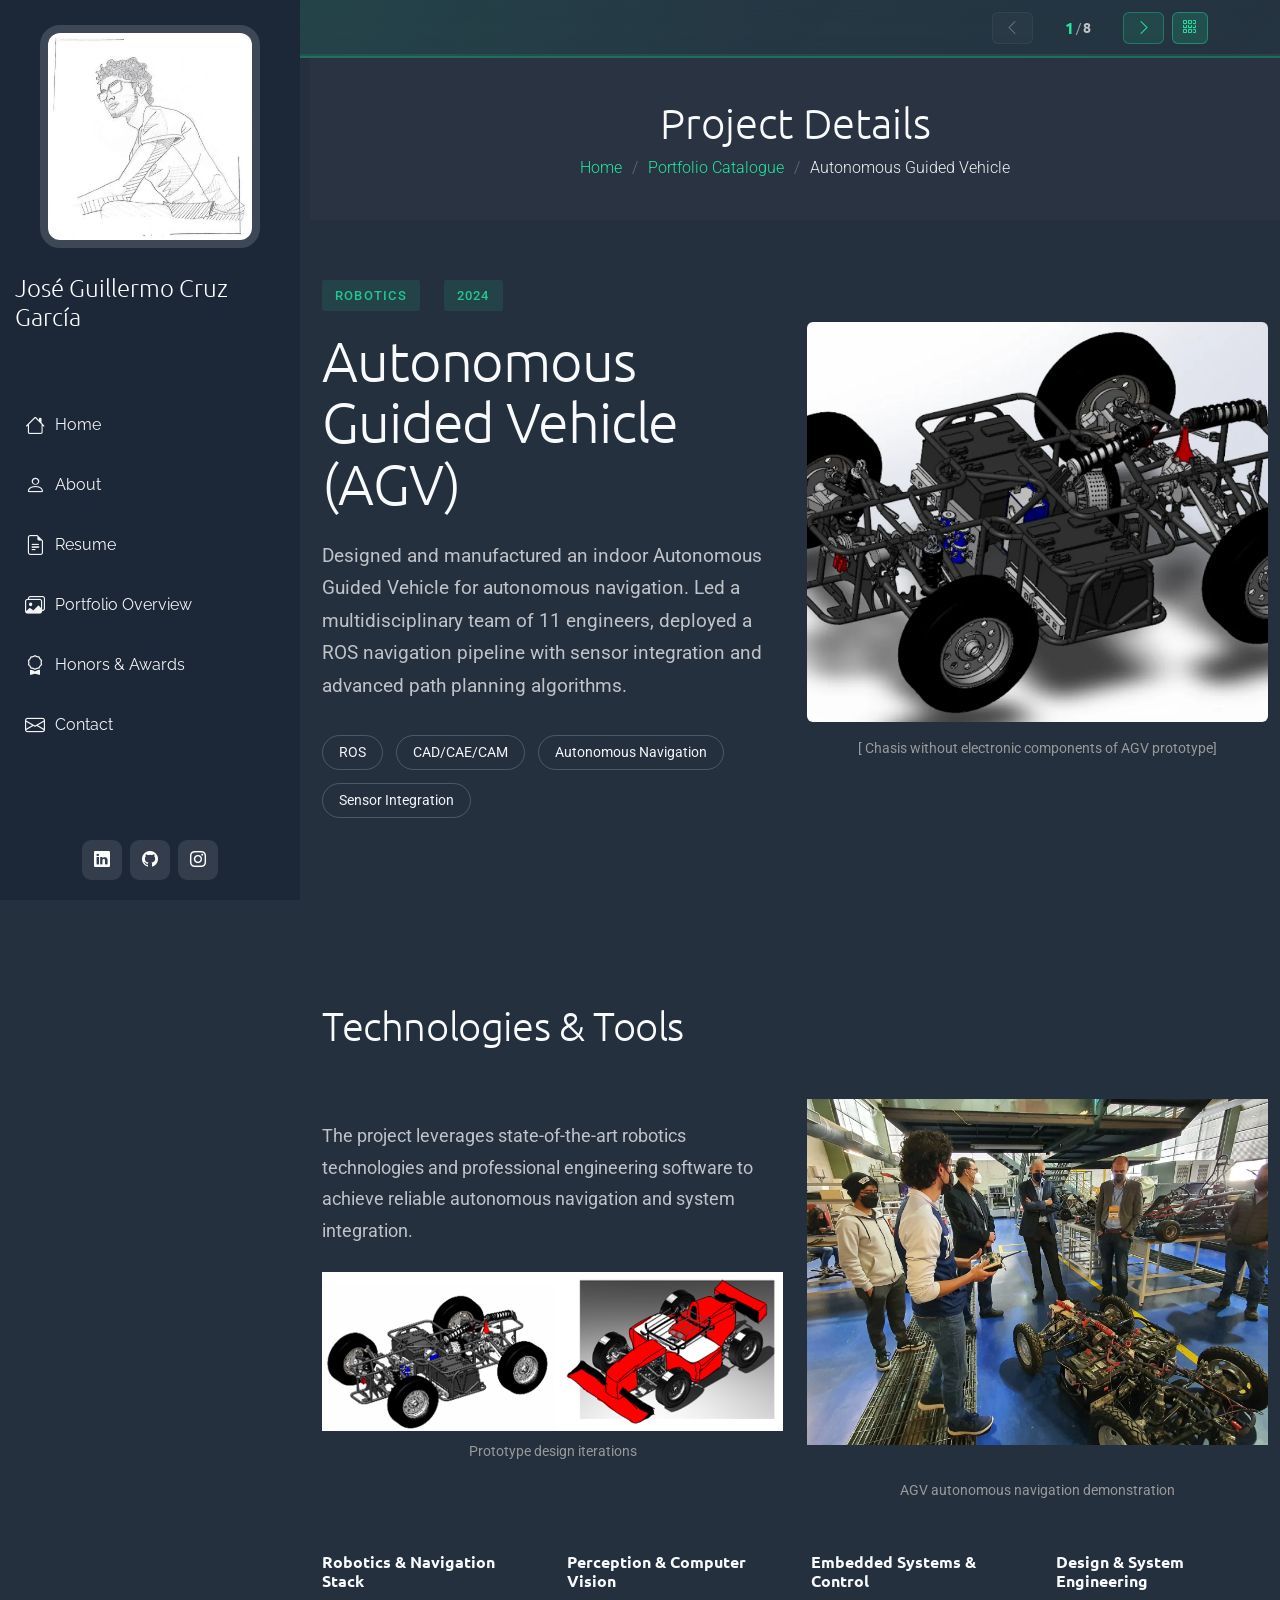
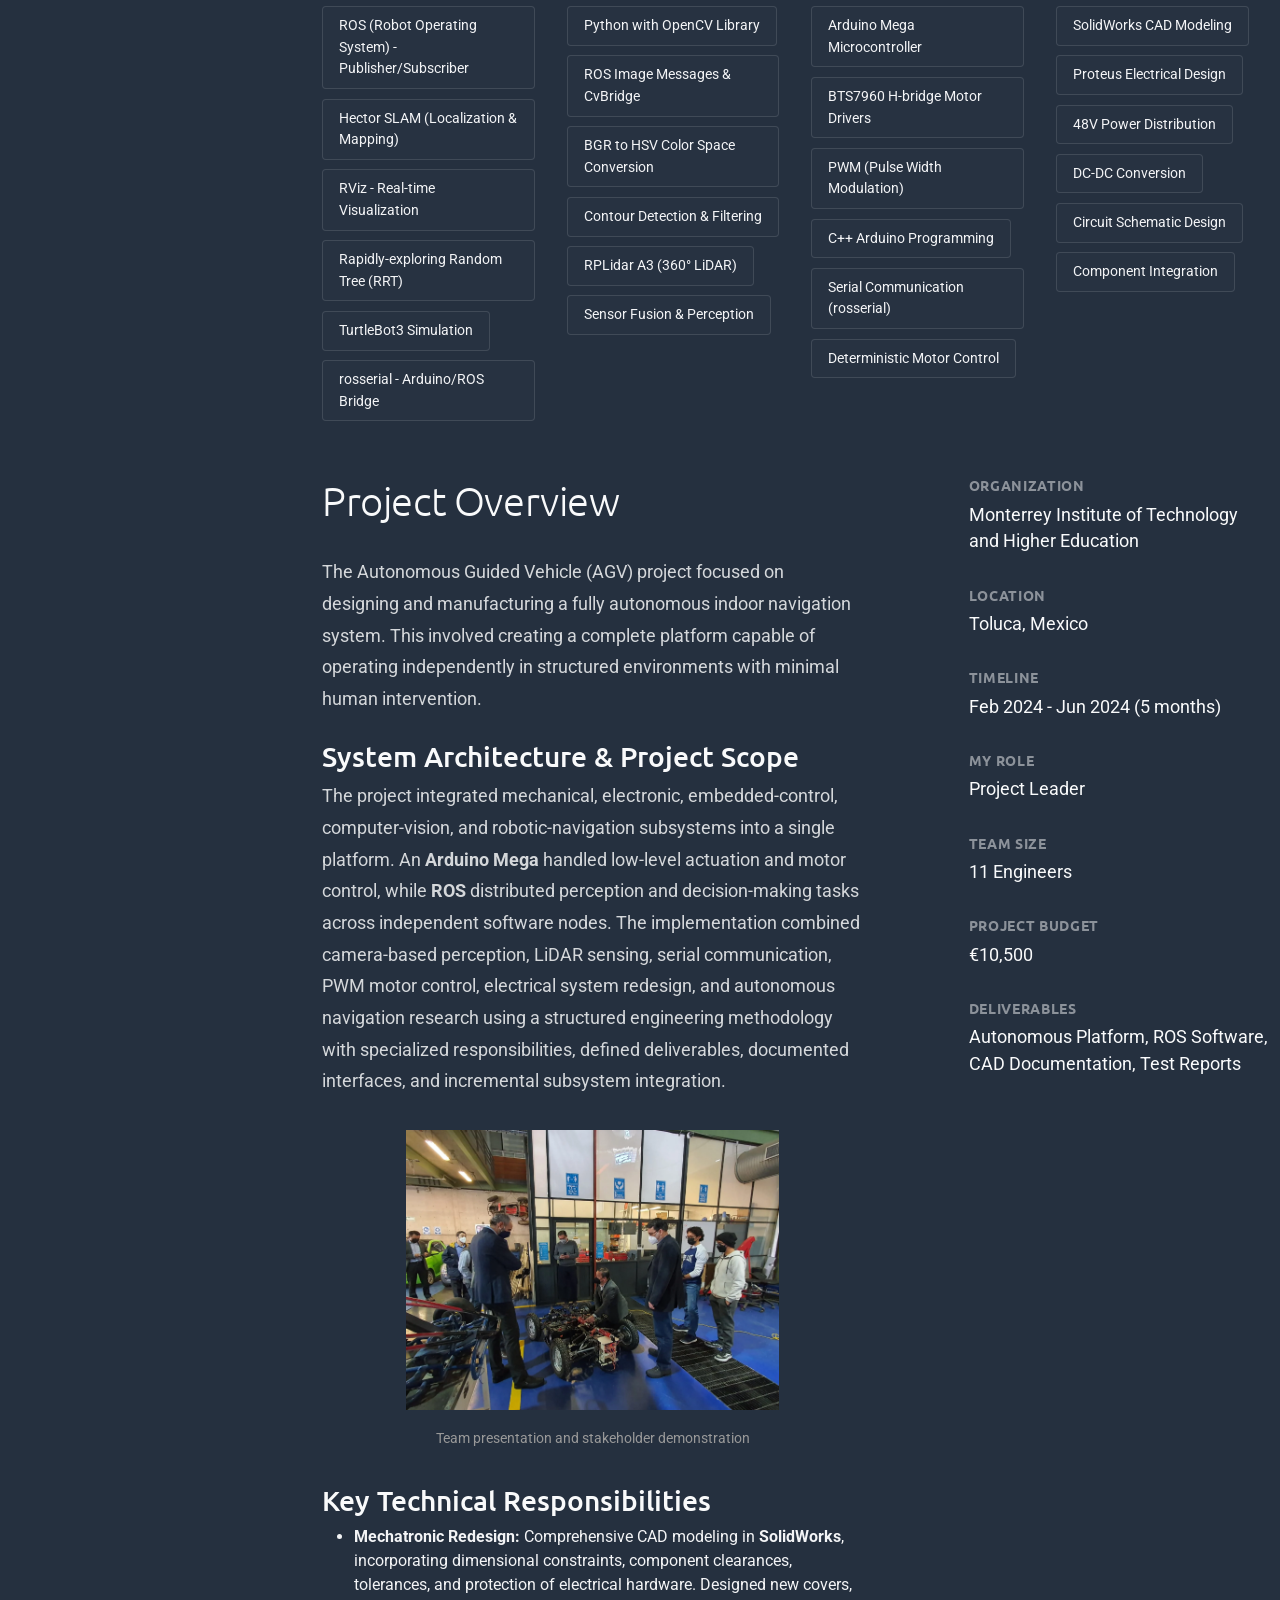
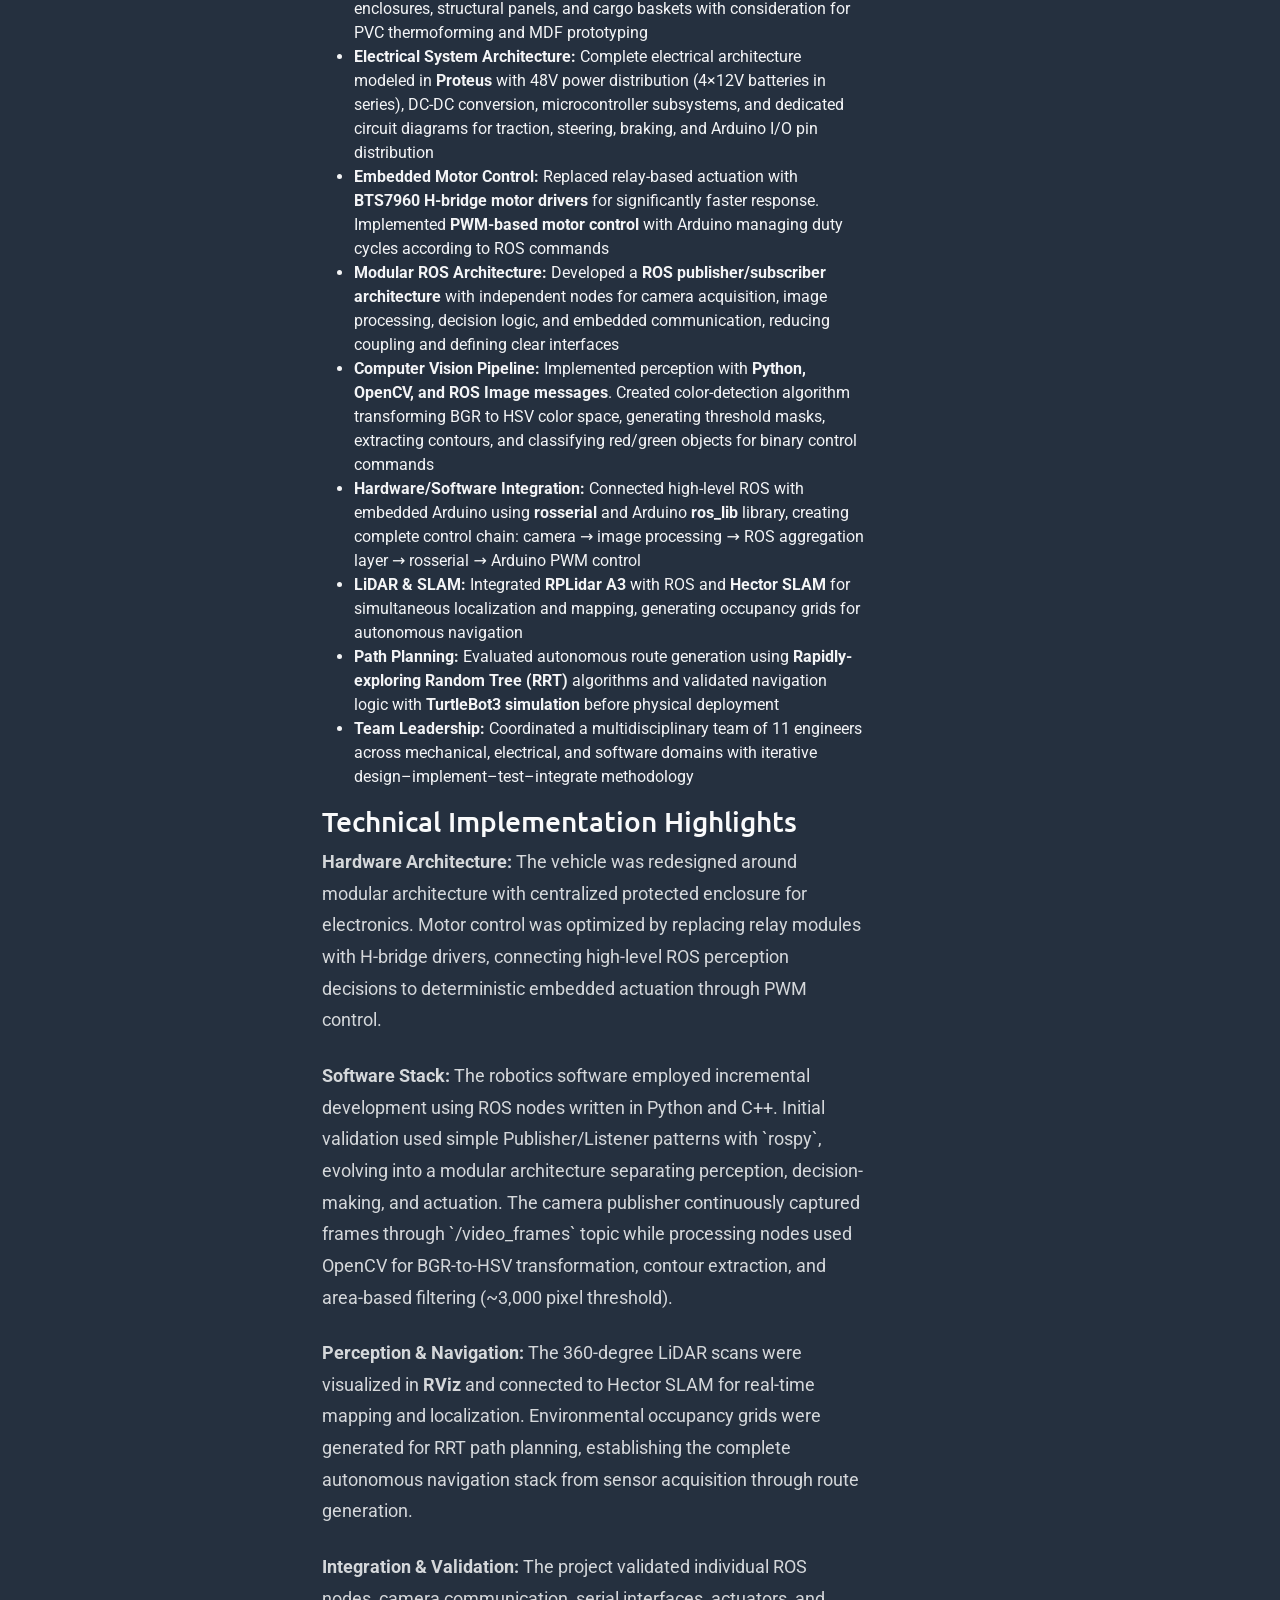
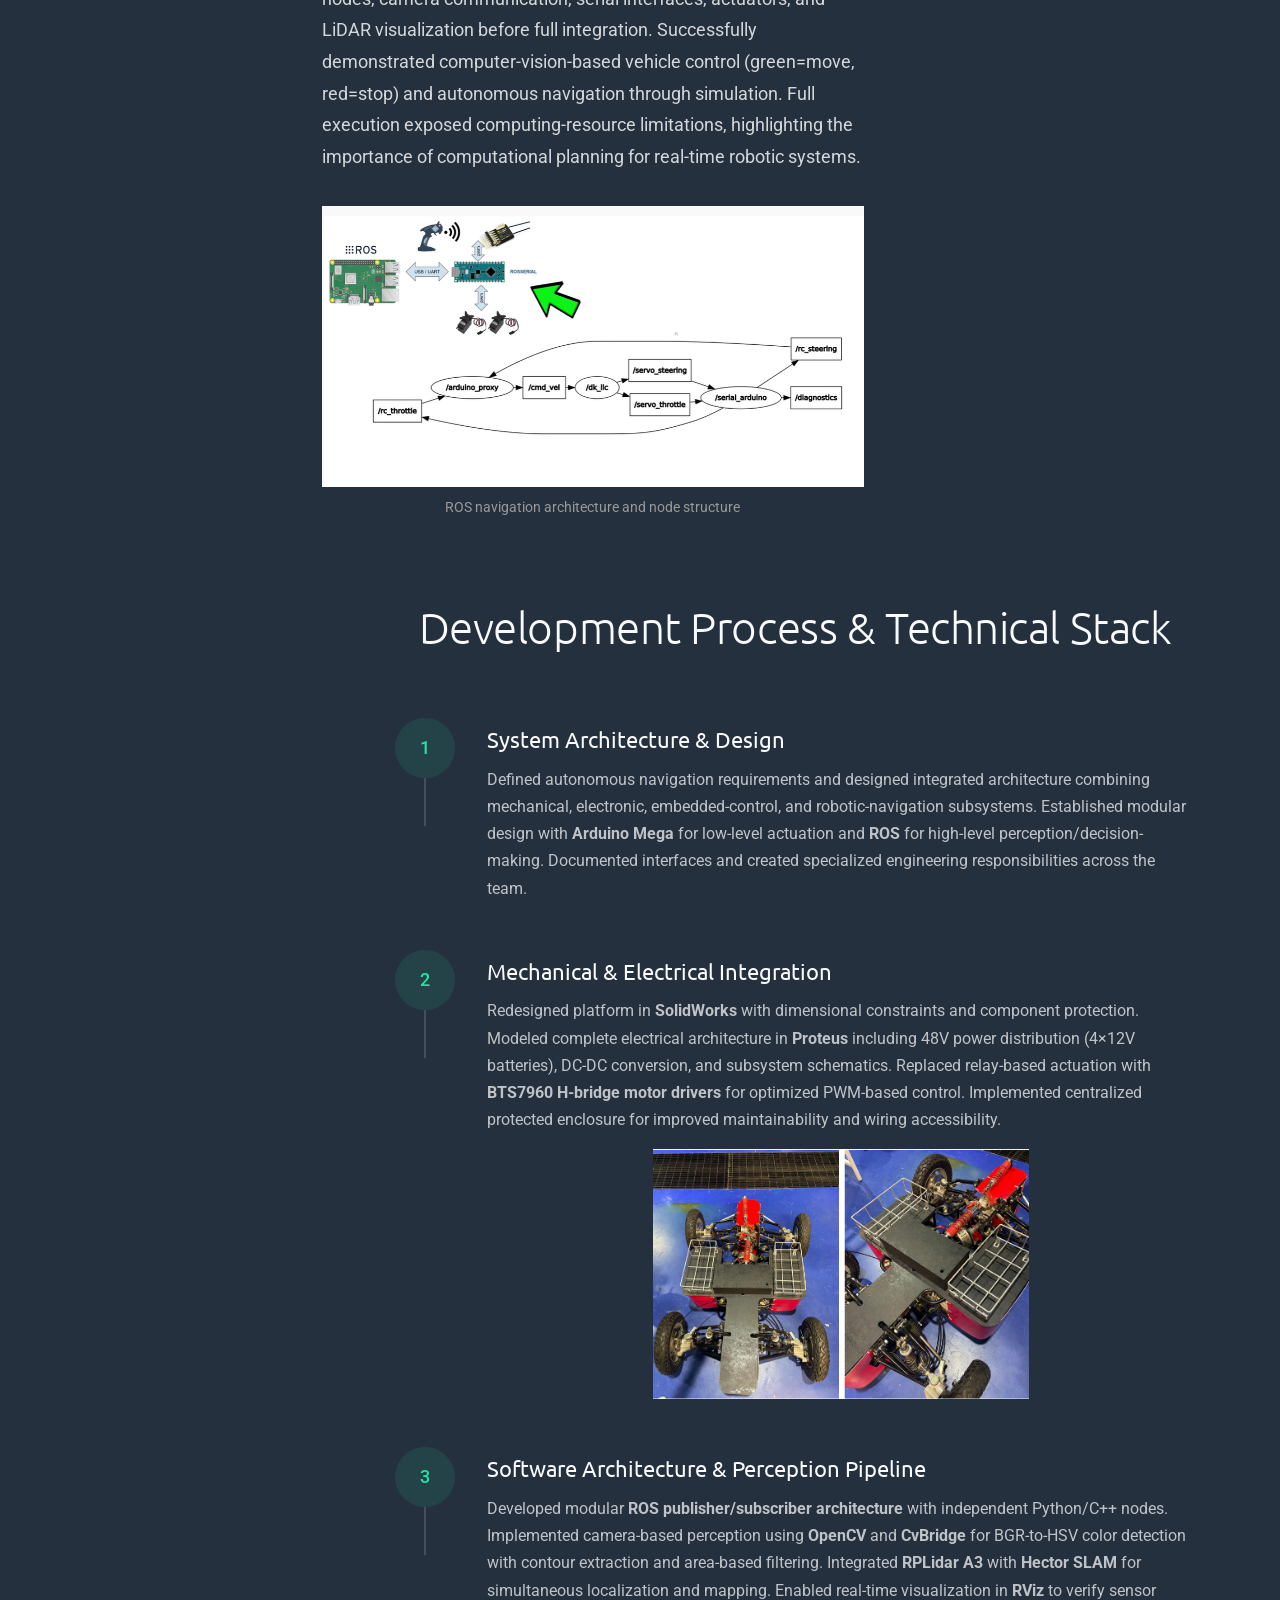
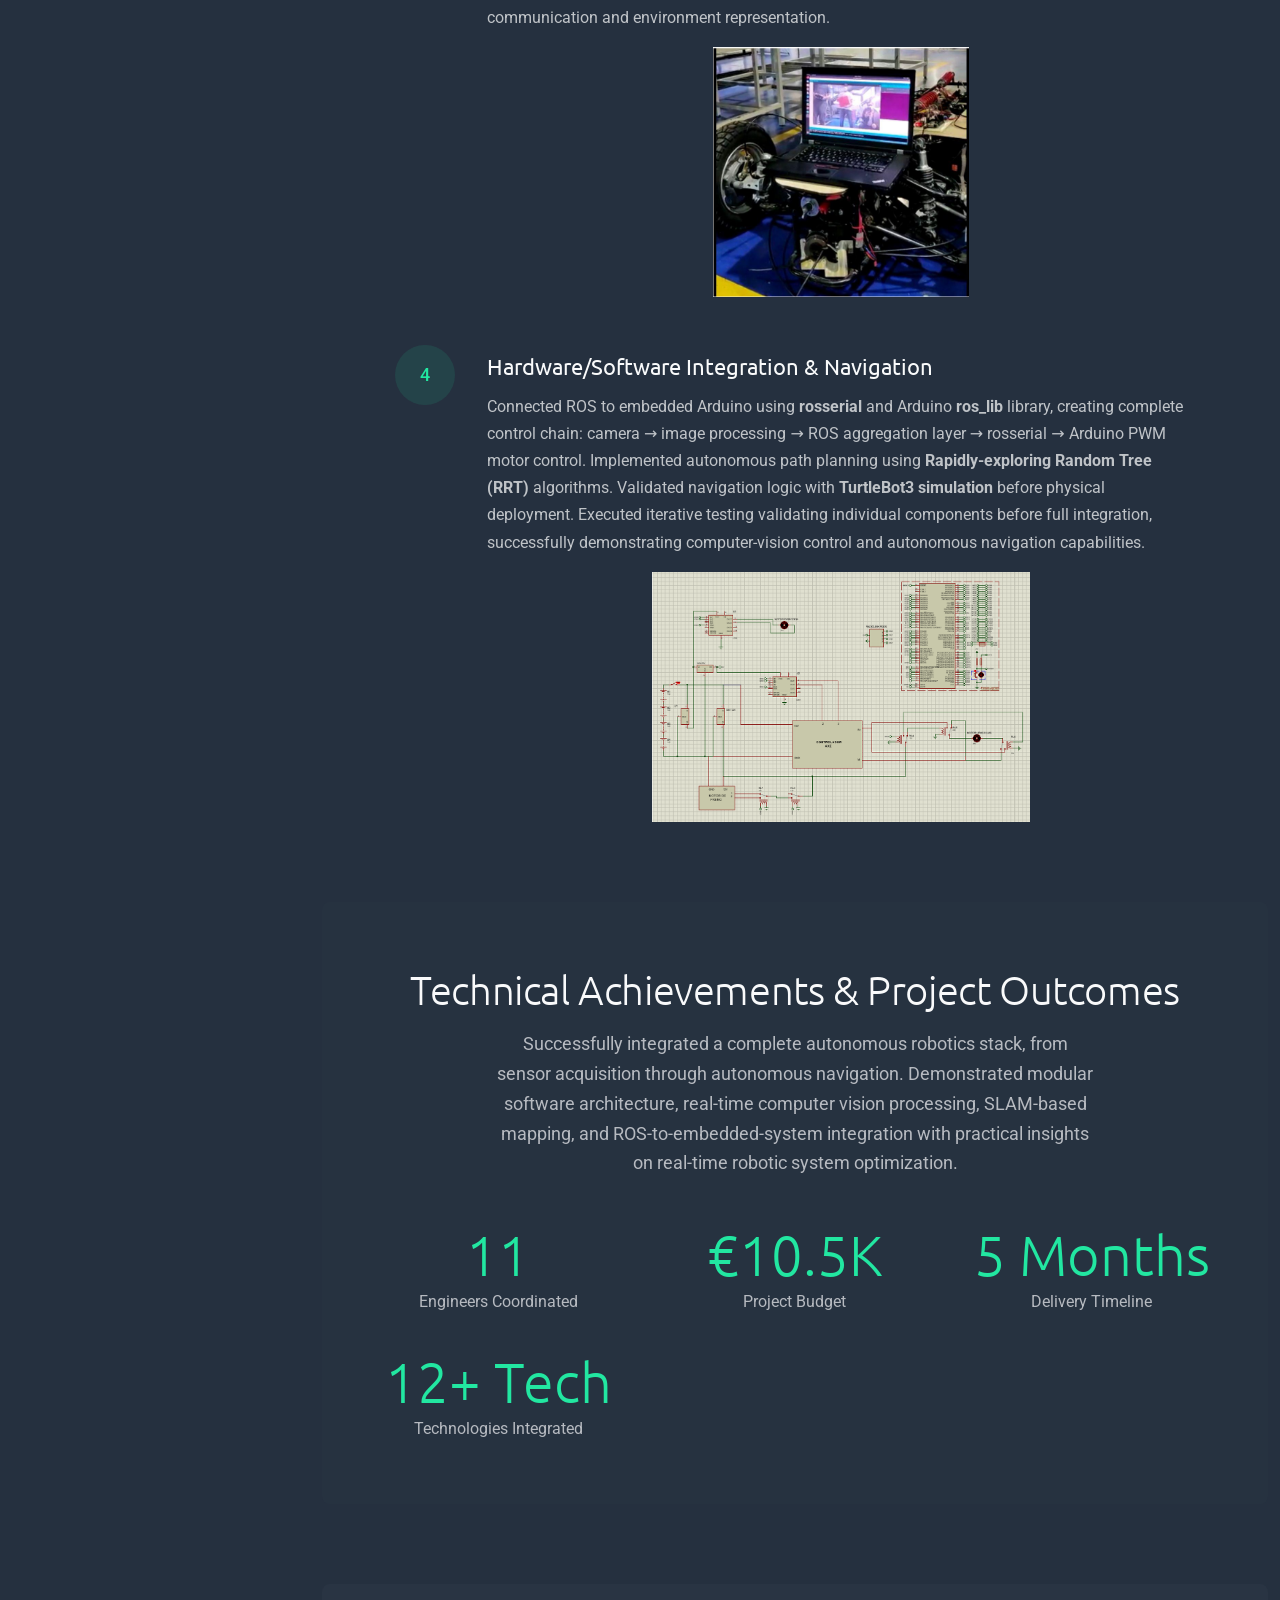
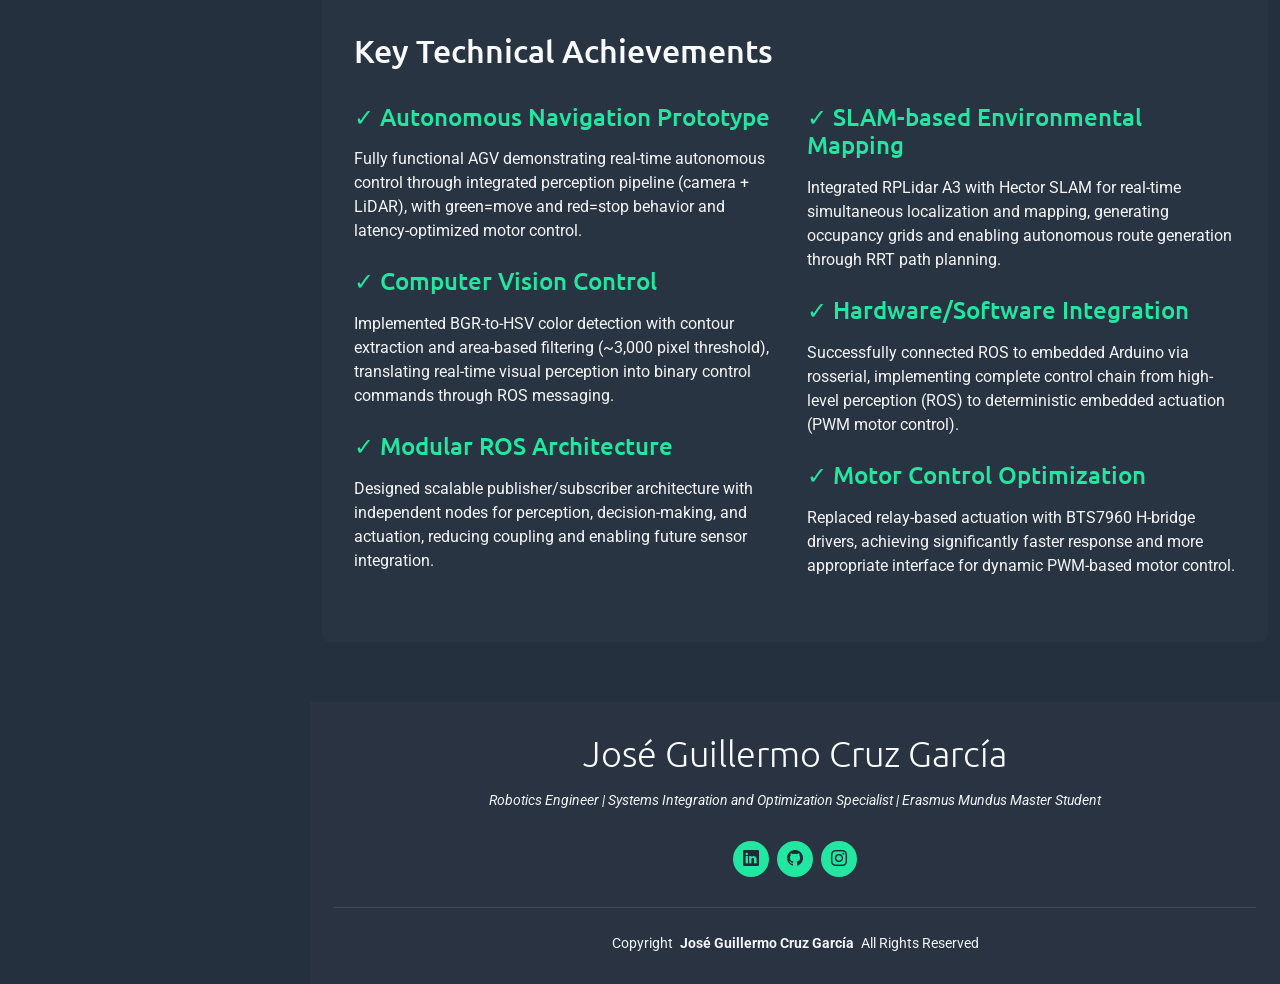
<file: projects/project-1-agv/project-1-agv.html>
<!DOCTYPE html>
<html lang="en">

<head>
  <meta charset="utf-8">
  <meta content="width=device-width, initial-scale=1.0" name="viewport">
  <title>Autonomous Guided Vehicle (AGV) - Project Details</title>
  <meta name="description" content="Autonomous Guided Vehicle for indoor navigation with ROS pipeline and sensor integration">
  <meta name="keywords" content="AGV, Robotics, ROS, Autonomous Navigation">

  <!-- Favicons -->
  <link href="../../assets/img/FWorld_Icon.png" rel="icon">
  <link href="../../assets/img/apple-touch-icon.png" rel="apple-touch-icon">

  <!-- Fonts -->
  <link href="https://fonts.googleapis.com" rel="preconnect">
  <link href="https://fonts.gstatic.com" rel="preconnect" crossorigin>
  <link href="https://fonts.googleapis.com/css2?family=Roboto:ital,wght@0,100;0,300;0,400;0,500;0,700;0,900;1,100;1,300;1,400;1,500;1,700;1,900&family=Raleway:ital,wght@0,100;0,200;0,300;0,400;0,500;0,600;0,700;0,800;0,900;1,100;1,200;1,300;1,400;1,500;1,600;1,700;1,800;1,900&family=Ubuntu:ital,wght@0,300;0,400;0,500;0,700;1,300;1,400;1,500;1,700&display=swap" rel="stylesheet">

  <!-- Vendor CSS Files -->
  <link href="../../assets/vendor/bootstrap/css/bootstrap.min.css" rel="stylesheet">
  <link href="../../assets/vendor/bootstrap-icons/bootstrap-icons.css" rel="stylesheet">
  <link href="../../assets/vendor/aos/aos.css" rel="stylesheet">
  <link href="../../assets/vendor/glightbox/css/glightbox.min.css" rel="stylesheet">
  <link href="../../assets/vendor/swiper/swiper-bundle.min.css" rel="stylesheet">

  <!-- Main CSS File -->
  <link href="../../assets/css/main.css" rel="stylesheet">
  <!-- Project Navigator CSS -->
  <link href="../../assets/css/project-navigator.css" rel="stylesheet">
</head>

<body class="portfolio-details-page">

  <header id="header" class="header dark-background d-flex flex-column justify-content-between">
    <i class="header-toggle d-xl-none bi bi-list"></i>

    <div class="header-top">
      <div class="profile-img">
        <img src="../../assets/img/profile/memo lapiz.webp" alt="" class="img-fluid">
      </div>
      <a href="../../index.html" class="logo d-flex align-items-center justify-content-center">
        <h1 class="sitename">José Guillermo Cruz García</h1>
      </a>
    </div>

    <nav id="navmenu" class="navmenu">
      <ul>
        <li><a href="../../index.html#hero"><i class="bi bi-house navicon"></i>Home</a></li>
        <li><a href="../../index.html#about"><i class="bi bi-person navicon"></i> About</a></li>
        <li><a href="../../index.html#resume"><i class="bi bi-file-earmark-text navicon"></i> Resume</a></li>
        <li><a href="../../portfolio-details.html"><i class="bi bi-images navicon"></i> Portfolio Overview</a></li>
        <li><a href="../../index.html#honours"><i class="bi bi-award navicon"></i> Honors & Awards</a></li>
        <li><a href="../../index.html#contact"><i class="bi bi-envelope navicon"></i> Contact</a></li>
      </ul>
    </nav>

    <div class="social-links text-center">
      <a href="#" class="linkedin"><i class="bi bi-linkedin"></i></a>
      <a href="#" class="github"><i class="bi bi-github"></i></a>
      <a href="#" class="instagram"><i class="bi bi-instagram"></i></a>
    </div>
  </header>

  <main class="main">

    <!-- Page Title -->
    <div class="page-title light-background" style="padding: 40px 0;">
      <div class="container">
        <h1 style="margin: 0; padding: 0;">Project Details</h1>
        <nav class="breadcrumbs" style="margin-top: 8px;">
          <ol>
            <li><a href="../../index.html">Home</a></li>
            <li><a href="../../portfolio-details.html">Portfolio Catalogue</a></li>
            <li class="current">Autonomous Guided Vehicle</li>
          </ol>
        </nav>
      </div>
    </div>

    <!-- Portfolio Details Section -->
    <section id="portfolio-details" class="portfolio-details section">

      <div class="container" data-aos="fade-up" data-aos-delay="100">

        <div class="hero-section">
          <div class="row align-items-center">
            <div class="col-lg-6" data-aos="fade-right">
              <div class="project-header">
                <div class="project-meta">
                  <span class="category">Robotics</span>
                  <span class="year">2024</span>
                </div>
                <h1 class="project-title">Autonomous Guided Vehicle (AGV)</h1>
                <p class="project-summary">Designed and manufactured an indoor Autonomous Guided Vehicle for autonomous navigation. Led a multidisciplinary team of 11 engineers, deployed a ROS navigation pipeline with sensor integration and advanced path planning algorithms.</p>
                <div class="project-tags">
                  <span class="tag">ROS</span>
                  <span class="tag">CAD/CAE/CAM</span>
                  <span class="tag">Autonomous Navigation</span>
                  <span class="tag">Sensor Integration</span>
                </div>
              </div>
            </div>
            <div class="col-lg-6" data-aos="fade-left" data-aos-delay="200">
              <div class="hero-image">
                <!-- IMAGE PLACEHOLDER: Main AGV hero image -->
                <img src="../../projects/project-1-agv/img/AGV Vehicle.webp" alt="AGV project showcase" class="img-fluid">
                <p style="text-align: center; margin-top: 1rem; color: #999; font-size: 0.9rem;">
                  [ Chasis without electronic components  of AGV prototype]
                </p>
              </div>
            </div>
          </div>
        </div>

        <div class="visual-showcase" data-aos="fade-up" data-aos-delay="100" style="margin-bottom: -2rem; margin-top: 2rem; padding: 2rem 0;">
          <div class="showcase-gallery" style="display: grid; grid-template-columns: 1fr; gap: 1.5rem; max-width: 1100px; margin: 0 auto; height: auto;">
          </div>
        </div>

        <div class="tools-section" data-aos="fade-up" data-aos-delay="100" style="margin-top: 3rem; margin-bottom: 3rem;">
          <h2 style="margin-bottom: 2rem;">Technologies & Tools</h2>
          <div class="row align-items-center" style="margin-bottom: 2rem;">
            <div class="col-lg-6" data-aos="fade-up" data-aos-delay="100">
              <p>The project leverages state-of-the-art robotics technologies and professional engineering software to achieve reliable autonomous navigation and system integration.</p>
              <div style="margin-top: 1.5rem; text-align: center;">
                <img src="../../projects/project-1-agv/img/Prototype_Aerodynamical_Design.png" alt="Prototype aerodynamical design" style="max-width: 100%; height: auto; max-height: 280px; object-fit: contain;">
                <p style="margin-top: 0.5rem; color: #999; font-size: 0.9rem;">Prototype design iterations</p>
              </div>
            </div>
            <div class="col-lg-6" data-aos="fade-up" data-aos-delay="150">
              <div style="text-align: center;">
                <img src="../../projects/project-1-agv/img/Demo1.webp" alt="AGV field demonstration" class="img-fluid glightbox" style="height: 380px; object-fit: contain; width: 100%; max-width: 100%;">
                <p style="text-align: center; margin-top: 1rem; color: #999; font-size: 0.9rem;">
                  AGV autonomous navigation demonstration
                </p>
              </div>
            </div>
          </div>
          <div class="row align-items-start">
            <div class="col-lg-12">
              <div class="tools-grid" style="display: grid; grid-template-columns: repeat(4, 1fr); gap: 2rem;">
                <div class="tool-category" data-aos="fade-up" data-aos-delay="150">
                  <h5>Robotics & Navigation Stack</h5>
                  <div class="tool-list">
                    <span class="tool-item">ROS (Robot Operating System) - Publisher/Subscriber</span>
                    <span class="tool-item">Hector SLAM (Localization & Mapping)</span>
                    <span class="tool-item">RViz - Real-time Visualization</span>
                    <span class="tool-item">Rapidly-exploring Random Tree (RRT)</span>
                    <span class="tool-item">TurtleBot3 Simulation</span>
                    <span class="tool-item">rosserial - Arduino/ROS Bridge</span>
                  </div>
                </div>
                <div class="tool-category" data-aos="fade-up" data-aos-delay="200">
                  <h5>Perception & Computer Vision</h5>
                  <div class="tool-list">
                    <span class="tool-item">Python with OpenCV Library</span>
                    <span class="tool-item">ROS Image Messages & CvBridge</span>
                    <span class="tool-item">BGR to HSV Color Space Conversion</span>
                    <span class="tool-item">Contour Detection & Filtering</span>
                    <span class="tool-item">RPLidar A3 (360° LiDAR)</span>
                    <span class="tool-item">Sensor Fusion & Perception</span>
                  </div>
                </div>
                <div class="tool-category" data-aos="fade-up" data-aos-delay="250">
                  <h5>Embedded Systems & Control</h5>
                  <div class="tool-list">
                    <span class="tool-item">Arduino Mega Microcontroller</span>
                    <span class="tool-item">BTS7960 H-bridge Motor Drivers</span>
                    <span class="tool-item">PWM (Pulse Width Modulation)</span>
                    <span class="tool-item">C++ Arduino Programming</span>
                    <span class="tool-item">Serial Communication (rosserial)</span>
                    <span class="tool-item">Deterministic Motor Control</span>
                  </div>
                </div>
                <div class="tool-category" data-aos="fade-up" data-aos-delay="300">
                  <h5>Design & System Engineering</h5>
                  <div class="tool-list">
                    <span class="tool-item">SolidWorks CAD Modeling</span>
                    <span class="tool-item">Proteus Electrical Design</span>
                    <span class="tool-item">48V Power Distribution</span>
                    <span class="tool-item">DC-DC Conversion</span>
                    <span class="tool-item">Circuit Schematic Design</span>
                    <span class="tool-item">Component Integration</span>
                  </div>
                </div>
              </div>
            </div>
          </div>
        </div>

        <div class="content-section" style="margin-top: -2rem;">
          <div class="row">
            <div class="col-lg-7" data-aos="fade-up" data-aos-delay="100">
              <div class="main-content">
                <h2>Project Overview</h2>
                <p>The Autonomous Guided Vehicle (AGV) project focused on designing and manufacturing a fully autonomous indoor navigation system. This involved creating a complete platform capable of operating independently in structured environments with minimal human intervention.</p>
                
                <h3>System Architecture & Project Scope</h3>
                <p>The project integrated mechanical, electronic, embedded-control, computer-vision, and robotic-navigation subsystems into a single platform. An <strong>Arduino Mega</strong> handled low-level actuation and motor control, while <strong>ROS</strong> distributed perception and decision-making tasks across independent software nodes. The implementation combined camera-based perception, LiDAR sensing, serial communication, PWM motor control, electrical system redesign, and autonomous navigation research using a structured engineering methodology with specialized responsibilities, defined deliverables, documented interfaces, and incremental subsystem integration.</p>
                
                <div style="margin: 2rem 0; text-align: center;">
                  <img src="../../projects/project-1-agv/img/Demo2.webp" alt="AGV team presentation" class="img-fluid glightbox" style="height: 280px; object-fit: contain; width: 100%; max-width: 100%;">
                  <p style="text-align: center; margin-top: 1rem; color: #999; font-size: 0.9rem;">
                    Team presentation and stakeholder demonstration
                  </p>
                </div>
                
                <h3>Key Technical Responsibilities</h3>
                <ul>
                  <li><strong>Mechatronic Redesign:</strong> Comprehensive CAD modeling in <strong>SolidWorks</strong>, incorporating dimensional constraints, component clearances, tolerances, and protection of electrical hardware. Designed new covers, enclosures, structural panels, and cargo baskets with consideration for PVC thermoforming and MDF prototyping</li>
                  <li><strong>Electrical System Architecture:</strong> Complete electrical architecture modeled in <strong>Proteus</strong> with 48V power distribution (4×12V batteries in series), DC-DC conversion, microcontroller subsystems, and dedicated circuit diagrams for traction, steering, braking, and Arduino I/O pin distribution</li>
                  <li><strong>Embedded Motor Control:</strong> Replaced relay-based actuation with <strong>BTS7960 H-bridge motor drivers</strong> for significantly faster response. Implemented <strong>PWM-based motor control</strong> with Arduino managing duty cycles according to ROS commands</li>
                  <li><strong>Modular ROS Architecture:</strong> Developed a <strong>ROS publisher/subscriber architecture</strong> with independent nodes for camera acquisition, image processing, decision logic, and embedded communication, reducing coupling and defining clear interfaces</li>
                  <li><strong>Computer Vision Pipeline:</strong> Implemented perception with <strong>Python, OpenCV, and ROS Image messages</strong>. Created color-detection algorithm transforming BGR to HSV color space, generating threshold masks, extracting contours, and classifying red/green objects for binary control commands</li>
                  <li><strong>Hardware/Software Integration:</strong> Connected high-level ROS with embedded Arduino using <strong>rosserial</strong> and Arduino <strong>ros_lib</strong> library, creating complete control chain: camera → image processing → ROS aggregation layer → rosserial → Arduino PWM control</li>
                  <li><strong>LiDAR & SLAM:</strong> Integrated <strong>RPLidar A3</strong> with ROS and <strong>Hector SLAM</strong> for simultaneous localization and mapping, generating occupancy grids for autonomous navigation</li>
                  <li><strong>Path Planning:</strong> Evaluated autonomous route generation using <strong>Rapidly-exploring Random Tree (RRT)</strong> algorithms and validated navigation logic with <strong>TurtleBot3 simulation</strong> before physical deployment</li>
                  <li><strong>Team Leadership:</strong> Coordinated a multidisciplinary team of 11 engineers across mechanical, electrical, and software domains with iterative design–implement–test–integrate methodology</li>
                </ul>

                <h3>Technical Implementation Highlights</h3>
                <p><strong>Hardware Architecture:</strong> The vehicle was redesigned around modular architecture with centralized protected enclosure for electronics. Motor control was optimized by replacing relay modules with H-bridge drivers, connecting high-level ROS perception decisions to deterministic embedded actuation through PWM control.</p>
                
                <p><strong>Software Stack:</strong> The robotics software employed incremental development using ROS nodes written in Python and C++. Initial validation used simple Publisher/Listener patterns with `rospy`, evolving into a modular architecture separating perception, decision-making, and actuation. The camera publisher continuously captured frames through `/video_frames` topic while processing nodes used OpenCV for BGR-to-HSV transformation, contour extraction, and area-based filtering (~3,000 pixel threshold).</p>
                
                <p><strong>Perception & Navigation:</strong> The 360-degree LiDAR scans were visualized in <strong>RViz</strong> and connected to Hector SLAM for real-time mapping and localization. Environmental occupancy grids were generated for RRT path planning, establishing the complete autonomous navigation stack from sensor acquisition through route generation.</p>
                
                <p><strong>Integration & Validation:</strong> The project validated individual ROS nodes, camera communication, serial interfaces, actuators, and LiDAR visualization before full integration. Successfully demonstrated computer-vision-based vehicle control (green=move, red=stop) and autonomous navigation through simulation. Full execution exposed computing-resource limitations, highlighting the importance of computational planning for real-time robotic systems.</p>
                
                <div style="margin-top: 2rem; text-align: center;">
                  <img src="../../projects/project-1-agv/img/ROS_nodes_arquitecture.png" alt="ROS nodes architecture" style="max-width: 100%; height: auto; max-height: 300px; object-fit: contain;">
                  <p style="margin-top: 0.5rem; color: #999; font-size: 0.9rem;">ROS navigation architecture and node structure</p>
                </div>
              </div>
            </div>
            <div class="col-lg-4 offset-lg-1" data-aos="fade-up" data-aos-delay="200">
              <div class="project-specs">
                <div class="spec-item">
                  <h5>Organization</h5>
                  <p>Monterrey Institute of Technology and Higher Education</p>
                </div>
                <div class="spec-item">
                  <h5>Location</h5>
                  <p>Toluca, Mexico</p>
                </div>
                <div class="spec-item">
                  <h5>Timeline</h5>
                  <p>Feb 2024 - Jun 2024 (5 months)</p>
                </div>
                <div class="spec-item">
                  <h5>My Role</h5>
                  <p>Project Leader</p>
                </div>
                <div class="spec-item">
                  <h5>Team Size</h5>
                  <p>11 Engineers</p>
                </div>
                <div class="spec-item">
                  <h5>Project Budget</h5>
                  <p>€10,500</p>
                </div>
                <div class="spec-item">
                  <h5>Deliverables</h5>
                  <p>Autonomous Platform, ROS Software, CAD Documentation, Test Reports</p>
                </div>
              </div>
            </div>
          </div>
        </div>

        <div class="process-timeline" data-aos="fade-up" data-aos-delay="100">
          <div class="timeline-header">
            <h2>Development Process & Technical Stack</h2>
          </div>
          <div class="timeline-steps">
            <div class="timeline-item" data-aos="fade-up" data-aos-delay="150">
              <div class="step-marker">
                <span class="step-number">1</span>
              </div>
              <div class="step-content">
                <h4>System Architecture & Design</h4>
                <p>Defined autonomous navigation requirements and designed integrated architecture combining mechanical, electronic, embedded-control, and robotic-navigation subsystems. Established modular design with <strong>Arduino Mega</strong> for low-level actuation and <strong>ROS</strong> for high-level perception/decision-making. Documented interfaces and created specialized engineering responsibilities across the team.</p>
              </div>
            </div>
            <div class="timeline-item" data-aos="fade-up" data-aos-delay="200">
              <div class="step-marker">
                <span class="step-number">2</span>
              </div>
              <div class="step-content">
                <h4>Mechanical & Electrical Integration</h4>
                <p>Redesigned platform in <strong>SolidWorks</strong> with dimensional constraints and component protection. Modeled complete electrical architecture in <strong>Proteus</strong> including 48V power distribution (4×12V batteries), DC-DC conversion, and subsystem schematics. Replaced relay-based actuation with <strong>BTS7960 H-bridge motor drivers</strong> for optimized PWM-based control. Implemented centralized protected enclosure for improved maintainability and wiring accessibility.</p>
                <div style="margin-top: 1rem; text-align: center;">
                  <img src="../../projects/project-1-agv/img/Final_design_AGV.png" alt="Final AGV CAD design" style="max-width: 100%; height: auto; max-height: 250px; object-fit: contain;">
                </div>
              </div>
            </div>
            <div class="timeline-item" data-aos="fade-up" data-aos-delay="250">
              <div class="step-marker">
                <span class="step-number">3</span>
              </div>
              <div class="step-content">
                <h4>Software Architecture & Perception Pipeline</h4>
                <p>Developed modular <strong>ROS publisher/subscriber architecture</strong> with independent Python/C++ nodes. Implemented camera-based perception using <strong>OpenCV</strong> and <strong>CvBridge</strong> for BGR-to-HSV color detection with contour extraction and area-based filtering. Integrated <strong>RPLidar A3</strong> with <strong>Hector SLAM</strong> for simultaneous localization and mapping. Enabled real-time visualization in <strong>RViz</strong> to verify sensor communication and environment representation.</p>
                <div style="margin-top: 1rem; text-align: center;">
                  <img src="../../projects/project-1-agv/img/Testing_Lidar_and_camera.png" alt="LiDAR and camera testing setup" style="max-width: 100%; height: auto; max-height: 250px; object-fit: contain;">
                </div>
              </div>
            </div>
            <div class="timeline-item" data-aos="fade-up" data-aos-delay="300">
              <div class="step-marker">
                <span class="step-number">4</span>
              </div>
              <div class="step-content">
                <h4>Hardware/Software Integration & Navigation</h4>
                <p>Connected ROS to embedded Arduino using <strong>rosserial</strong> and Arduino <strong>ros_lib</strong> library, creating complete control chain: camera → image processing → ROS aggregation layer → rosserial → Arduino PWM motor control. Implemented autonomous path planning using <strong>Rapidly-exploring Random Tree (RRT)</strong> algorithms. Validated navigation logic with <strong>TurtleBot3 simulation</strong> before physical deployment. Executed iterative testing validating individual components before full integration, successfully demonstrating computer-vision control and autonomous navigation capabilities.</p>
                <div style="margin-top: 1rem; text-align: center;">
                  <img src="../../projects/project-1-agv/img/Electronic_Connections_Diagram.png" alt="Electronic connections diagram" style="max-width: 100%; height: auto; max-height: 250px; object-fit: contain;">
                </div>
              </div>
            </div>
          </div>
        </div>

        <div class="impact-metrics" data-aos="fade-up" data-aos-delay="100">
          <div class="metrics-container">
            <div class="metrics-header">
              <h2>Technical Achievements & Project Outcomes</h2>
              <p>Successfully integrated a complete autonomous robotics stack, from sensor acquisition through autonomous navigation. Demonstrated modular software architecture, real-time computer vision processing, SLAM-based mapping, and ROS-to-embedded-system integration with practical insights on real-time robotic system optimization.</p>
            </div>
            <div class="metrics-grid">
              <div class="metric-card" data-aos="fade-up" data-aos-delay="150">
                <div class="metric-value">11</div>
                <div class="metric-label">Engineers Coordinated</div>
              </div>
              <div class="metric-card" data-aos="fade-up" data-aos-delay="200">
                <div class="metric-value">€10.5K</div>
                <div class="metric-label">Project Budget</div>
              </div>
              <div class="metric-card" data-aos="fade-up" data-aos-delay="250">
                <div class="metric-value">5 Months</div>
                <div class="metric-label">Delivery Timeline</div>
              </div>
              <div class="metric-card" data-aos="fade-up" data-aos-delay="300">
                <div class="metric-value">12+ Tech</div>
                <div class="metric-label">Technologies Integrated</div>
              </div>
            </div>
          </div>
        </div>

        <div class="technical-achievements" data-aos="fade-up" data-aos-delay="100" style="background-color: var(--surface-color); padding: 3rem 2rem; border-radius: 8px; margin-top: 3rem;">
          <h2 style="margin-bottom: 2rem;">Key Technical Achievements</h2>
          <div class="row">
            <div class="col-lg-6" data-aos="fade-up" data-aos-delay="150">
              <h4 style="color: var(--accent-color); margin-bottom: 1rem;">✓ Autonomous Navigation Prototype</h4>
              <p>Fully functional AGV demonstrating real-time autonomous control through integrated perception pipeline (camera + LiDAR), with green=move and red=stop behavior and latency-optimized motor control.</p>
              
              <h4 style="color: var(--accent-color); margin-bottom: 1rem; margin-top: 1.5rem;">✓ Computer Vision Control</h4>
              <p>Implemented BGR-to-HSV color detection with contour extraction and area-based filtering (~3,000 pixel threshold), translating real-time visual perception into binary control commands through ROS messaging.</p>
              
              <h4 style="color: var(--accent-color); margin-bottom: 1rem; margin-top: 1.5rem;">✓ Modular ROS Architecture</h4>
              <p>Designed scalable publisher/subscriber architecture with independent nodes for perception, decision-making, and actuation, reducing coupling and enabling future sensor integration.</p>
            </div>
            <div class="col-lg-6" data-aos="fade-up" data-aos-delay="200">
              <h4 style="color: var(--accent-color); margin-bottom: 1rem;">✓ SLAM-based Environmental Mapping</h4>
              <p>Integrated RPLidar A3 with Hector SLAM for real-time simultaneous localization and mapping, generating occupancy grids and enabling autonomous route generation through RRT path planning.</p>
              
              <h4 style="color: var(--accent-color); margin-bottom: 1rem; margin-top: 1.5rem;">✓ Hardware/Software Integration</h4>
              <p>Successfully connected ROS to embedded Arduino via rosserial, implementing complete control chain from high-level perception (ROS) to deterministic embedded actuation (PWM motor control).</p>
              
              <h4 style="color: var(--accent-color); margin-bottom: 1rem; margin-top: 1.5rem;">✓ Motor Control Optimization</h4>
              <p>Replaced relay-based actuation with BTS7960 H-bridge drivers, achieving significantly faster response and more appropriate interface for dynamic PWM-based motor control.</p>
            </div>
          </div>
        </div>

      </div>

    </section>

  </main>

  <footer id="footer" class="footer light-background">
    <div class="container">
      <h3 class="sitename">José Guillermo Cruz García</h3>
      <p>Robotics Engineer | Systems Integration and Optimization Specialist | Erasmus Mundus Master Student</p>
      <div class="social-links d-flex justify-content-center">
        <a href="" title="LinkedIn"><i class="bi bi-linkedin"></i></a>
        <a href="" title="GitHub"><i class="bi bi-github"></i></a>
        <a href="" title="Instagram"><i class="bi bi-instagram"></i></a>
      </div>
      <div class="container">
        <div class="copyright">
          <span>Copyright</span> <strong class="px-1 sitename">José Guillermo Cruz García</strong> <span>All Rights Reserved</span>
        </div>
      </div>
    </div>
  </footer>

  <a href="#" id="scroll-top" class="scroll-top d-flex align-items-center justify-content-center"><i class="bi bi-arrow-up-short"></i></a>
  <div id="preloader"></div>

  <script src="../../assets/vendor/bootstrap/js/bootstrap.bundle.min.js"></script>
  <script src="../../assets/vendor/aos/aos.js"></script>
  <script src="../../assets/vendor/glightbox/js/glightbox.min.js"></script>
  <script src="../../assets/vendor/swiper/swiper-bundle.min.js"></script>
  <script src="../../assets/js/main.js"></script>
  <!-- Project Navigator JS -->
  <script src="../../assets/js/project-navigator.js"></script>

</body>

</html>
</file>
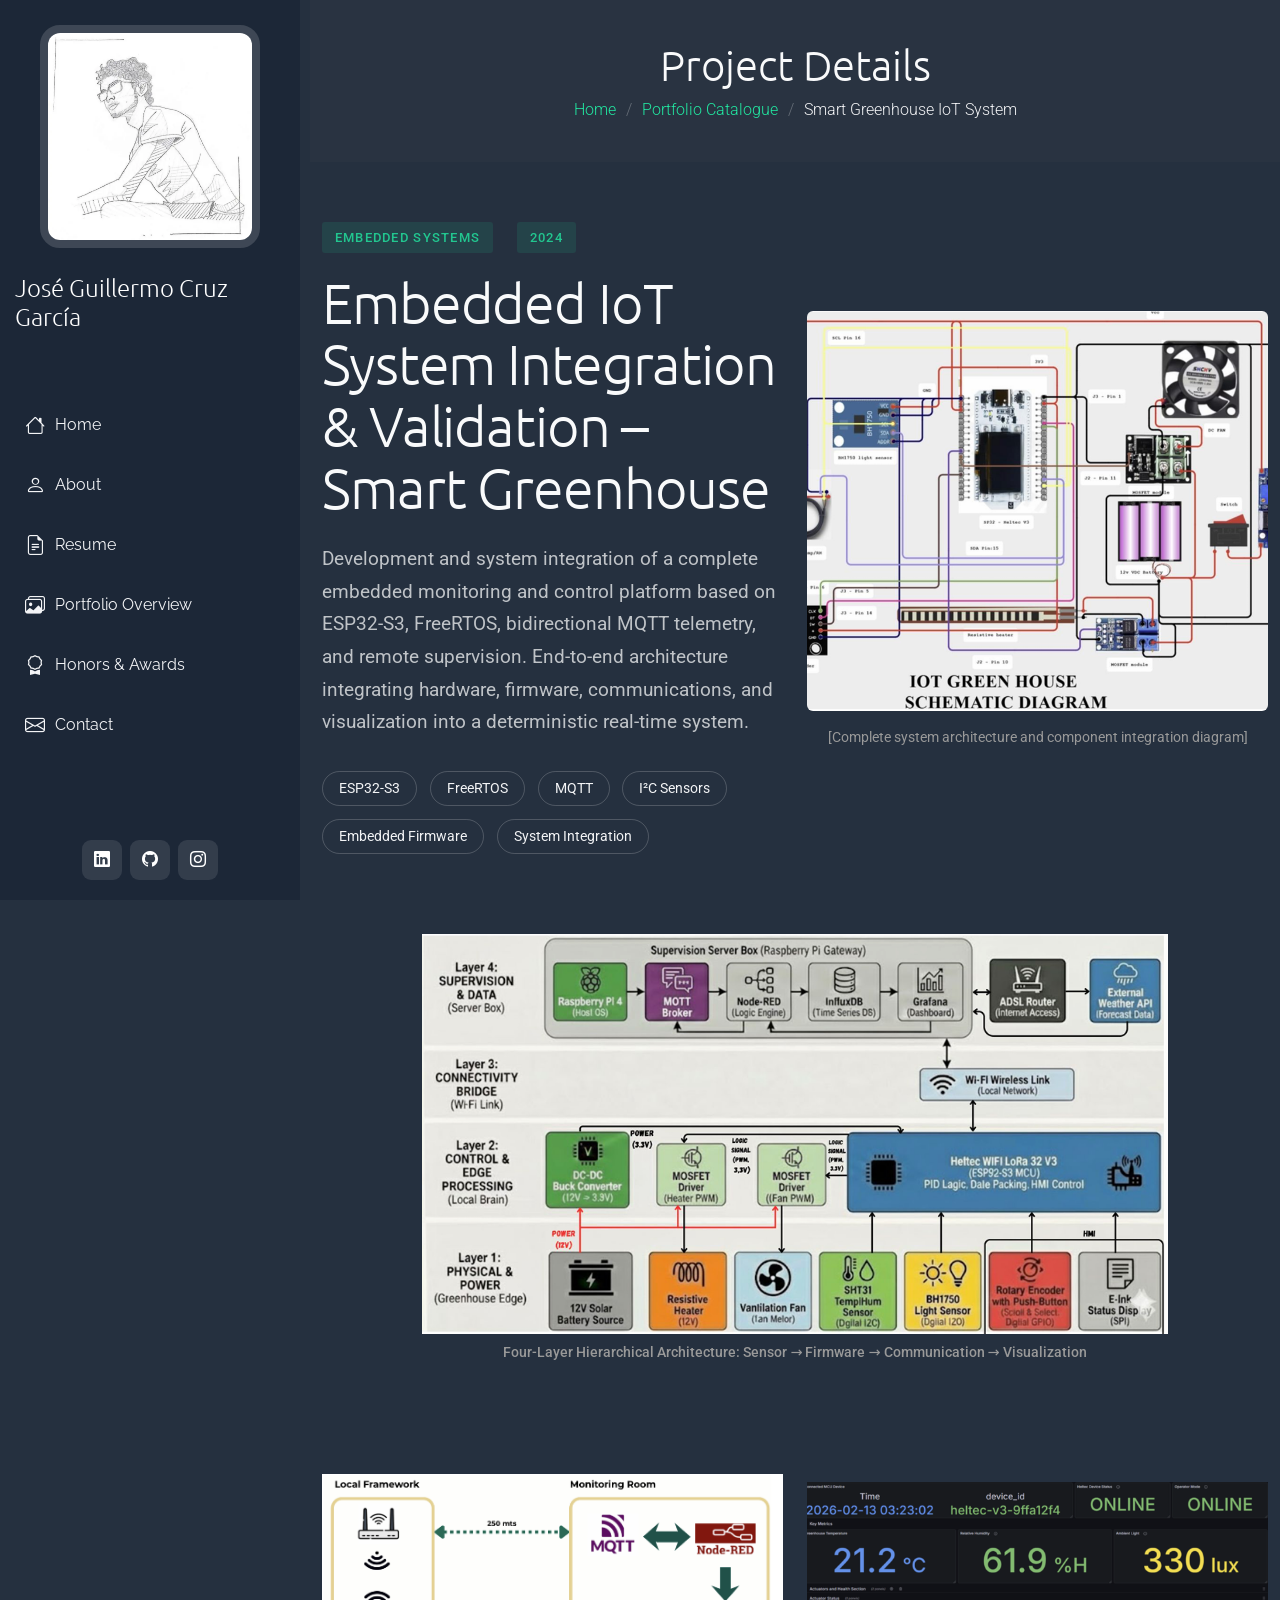
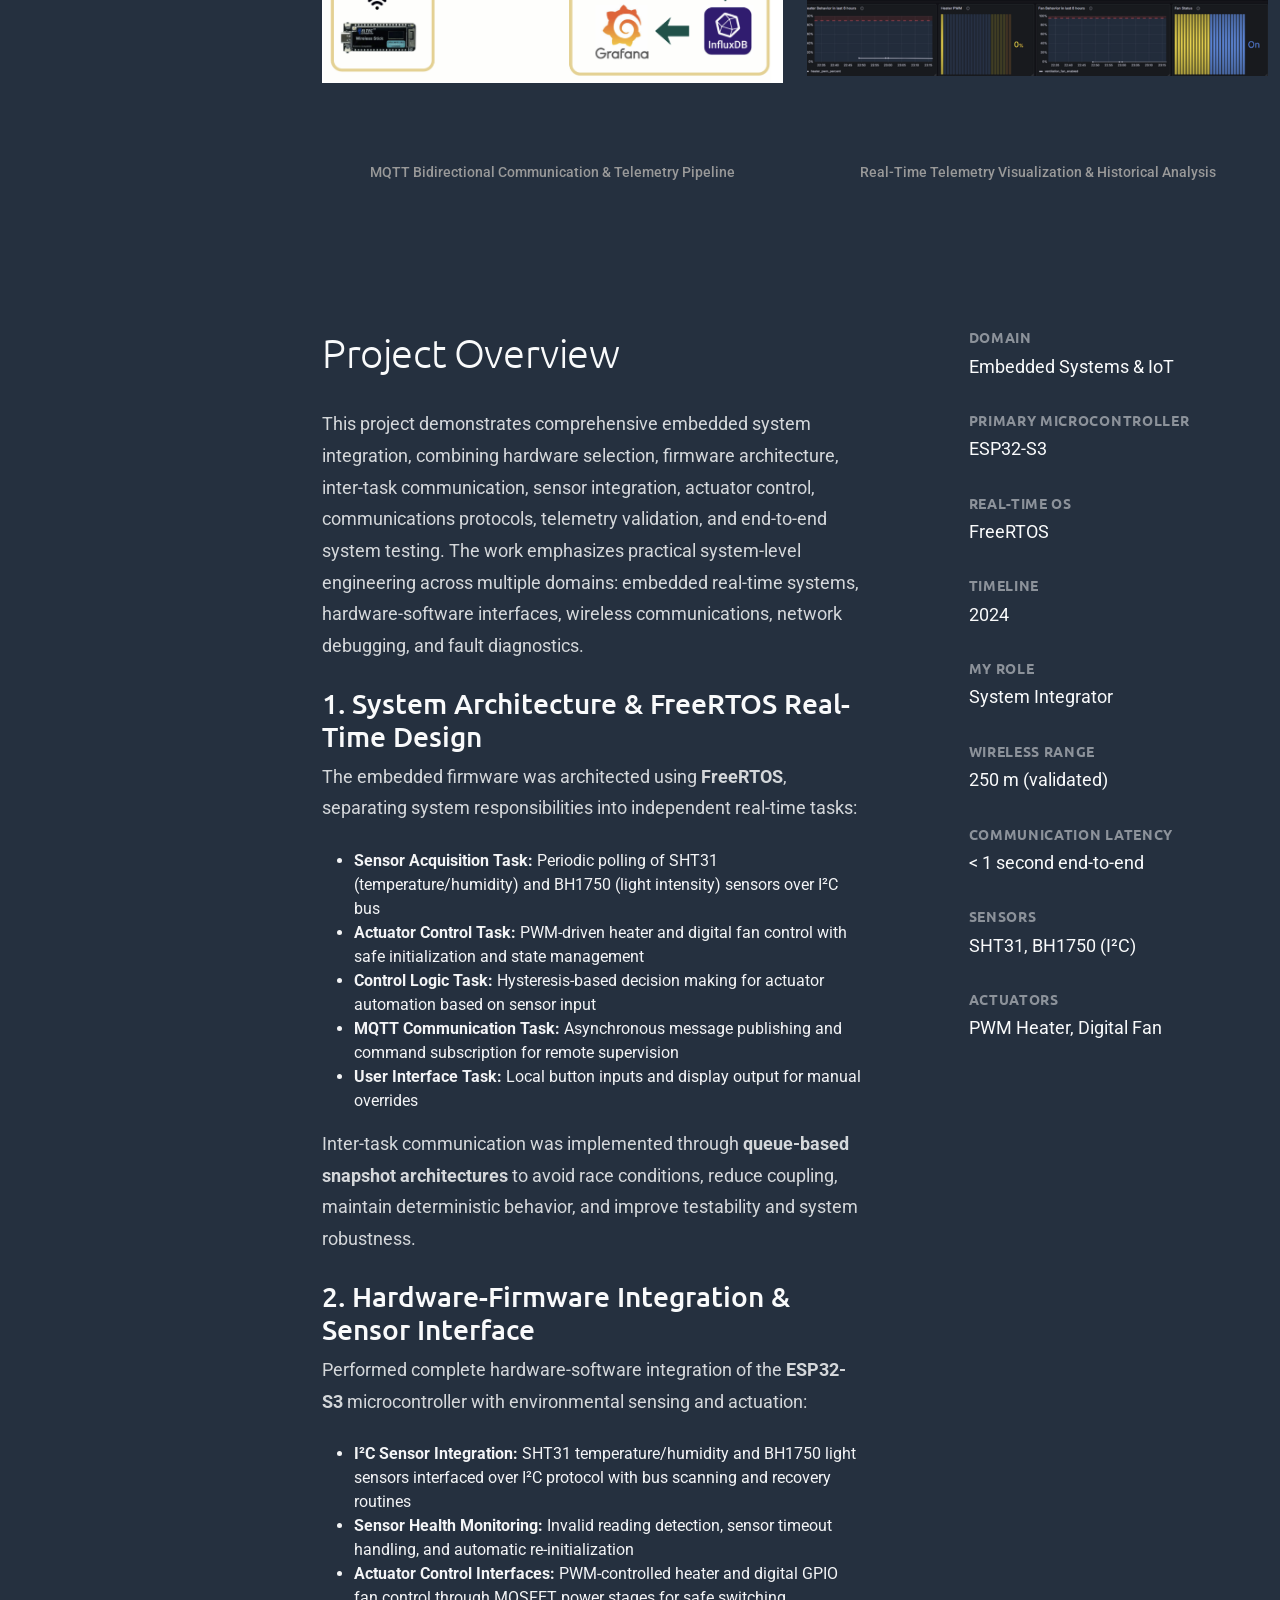
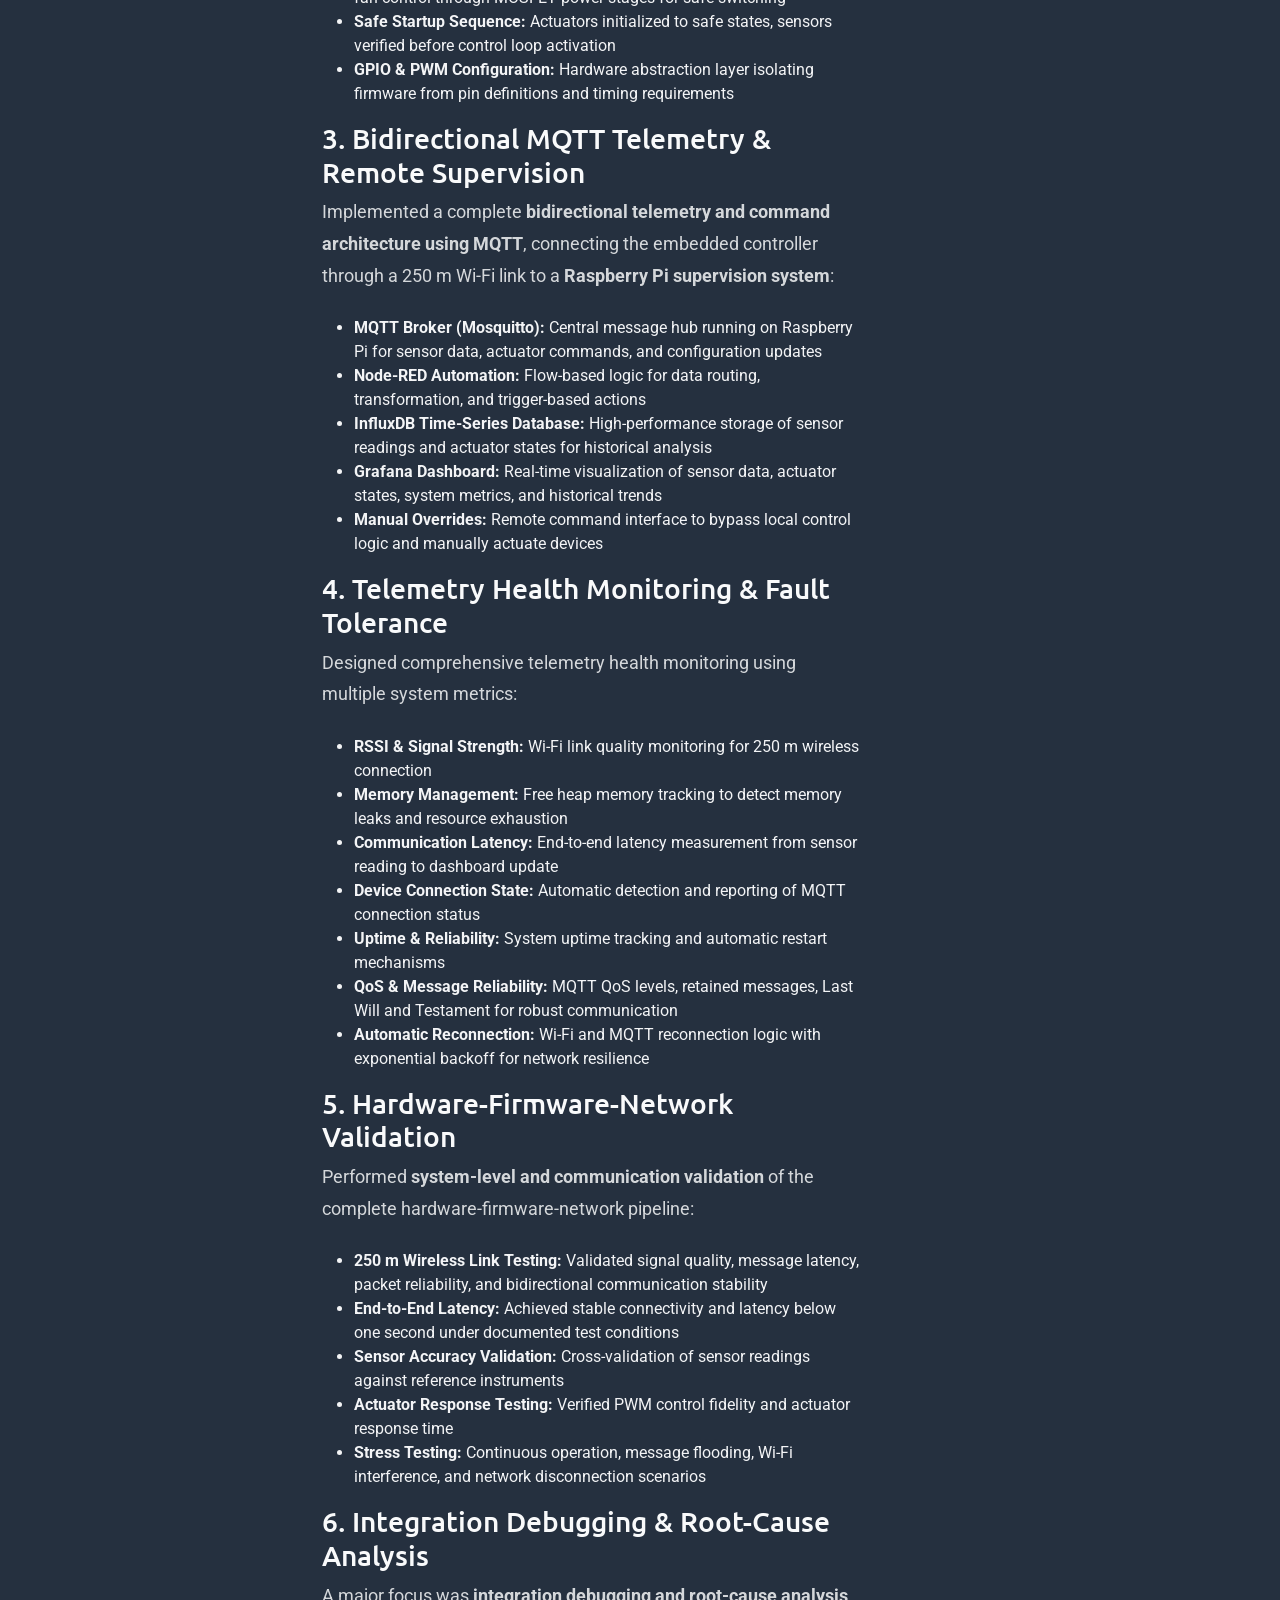
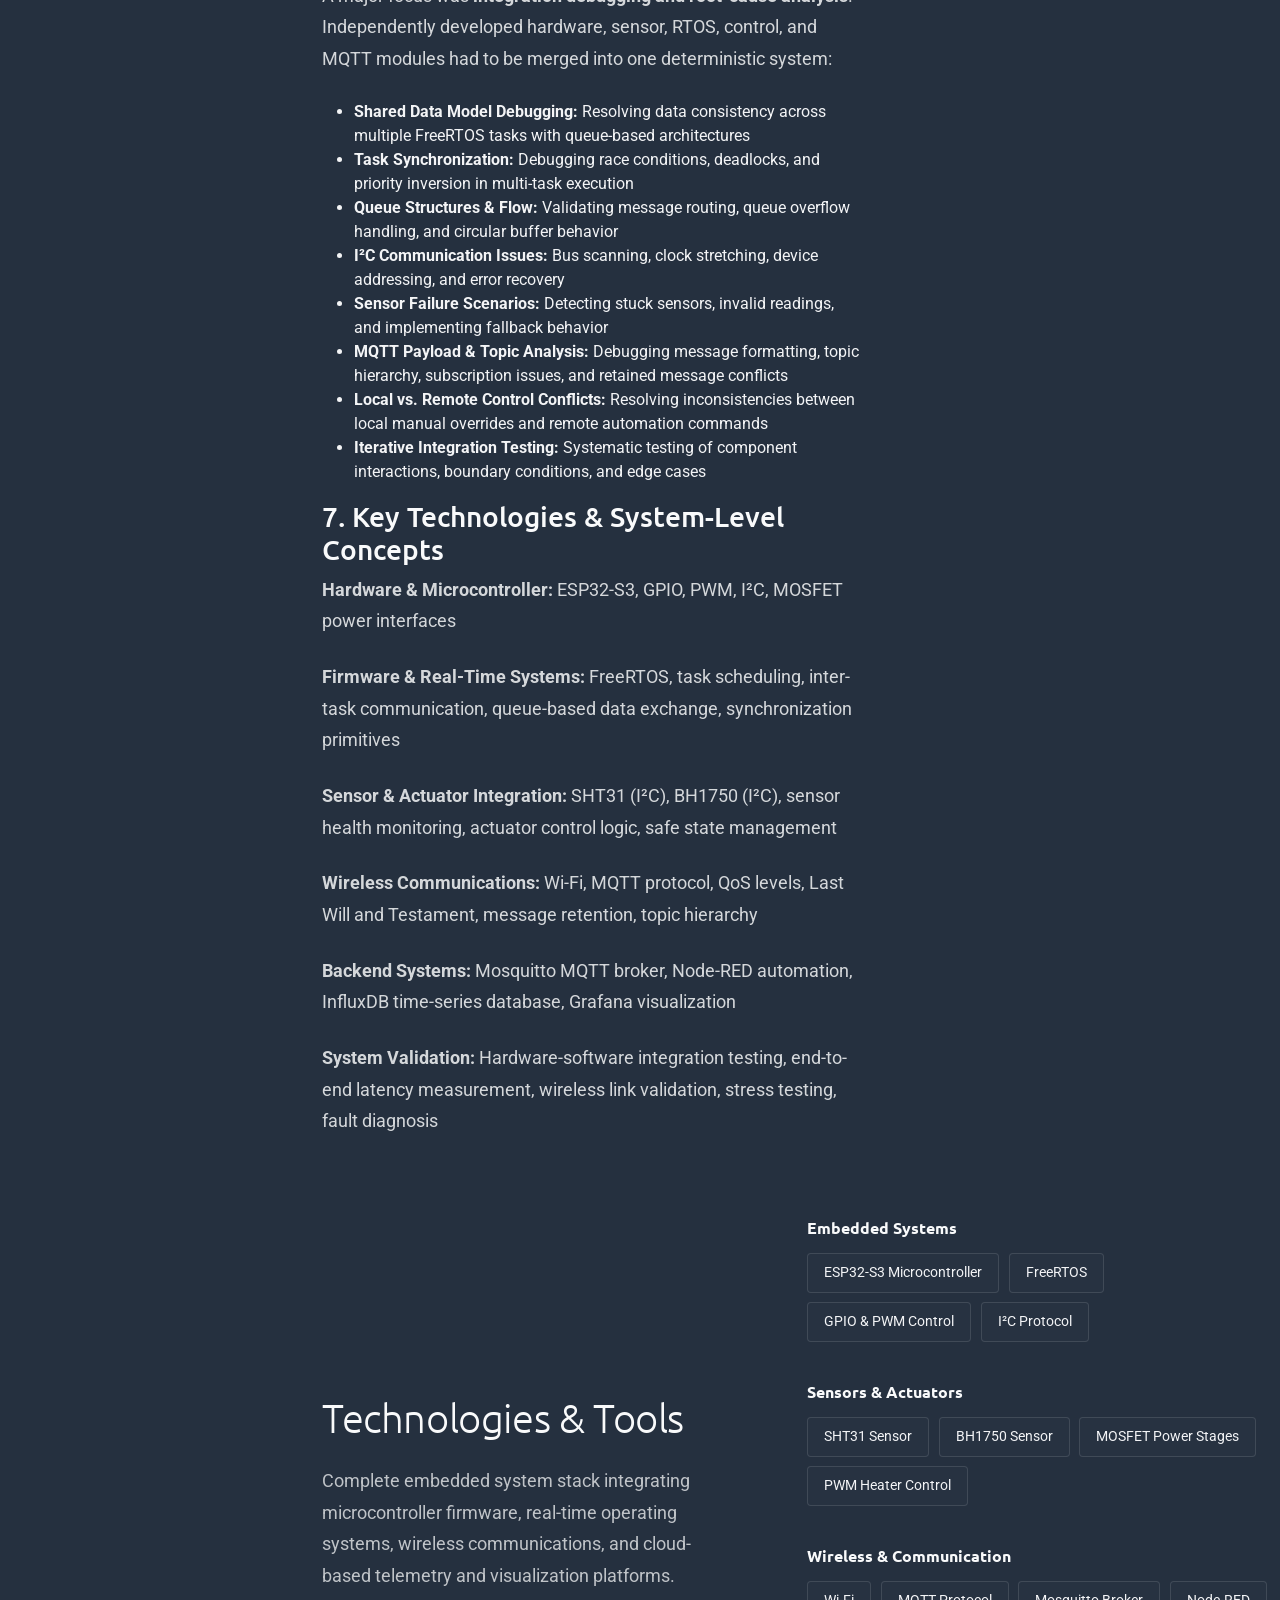
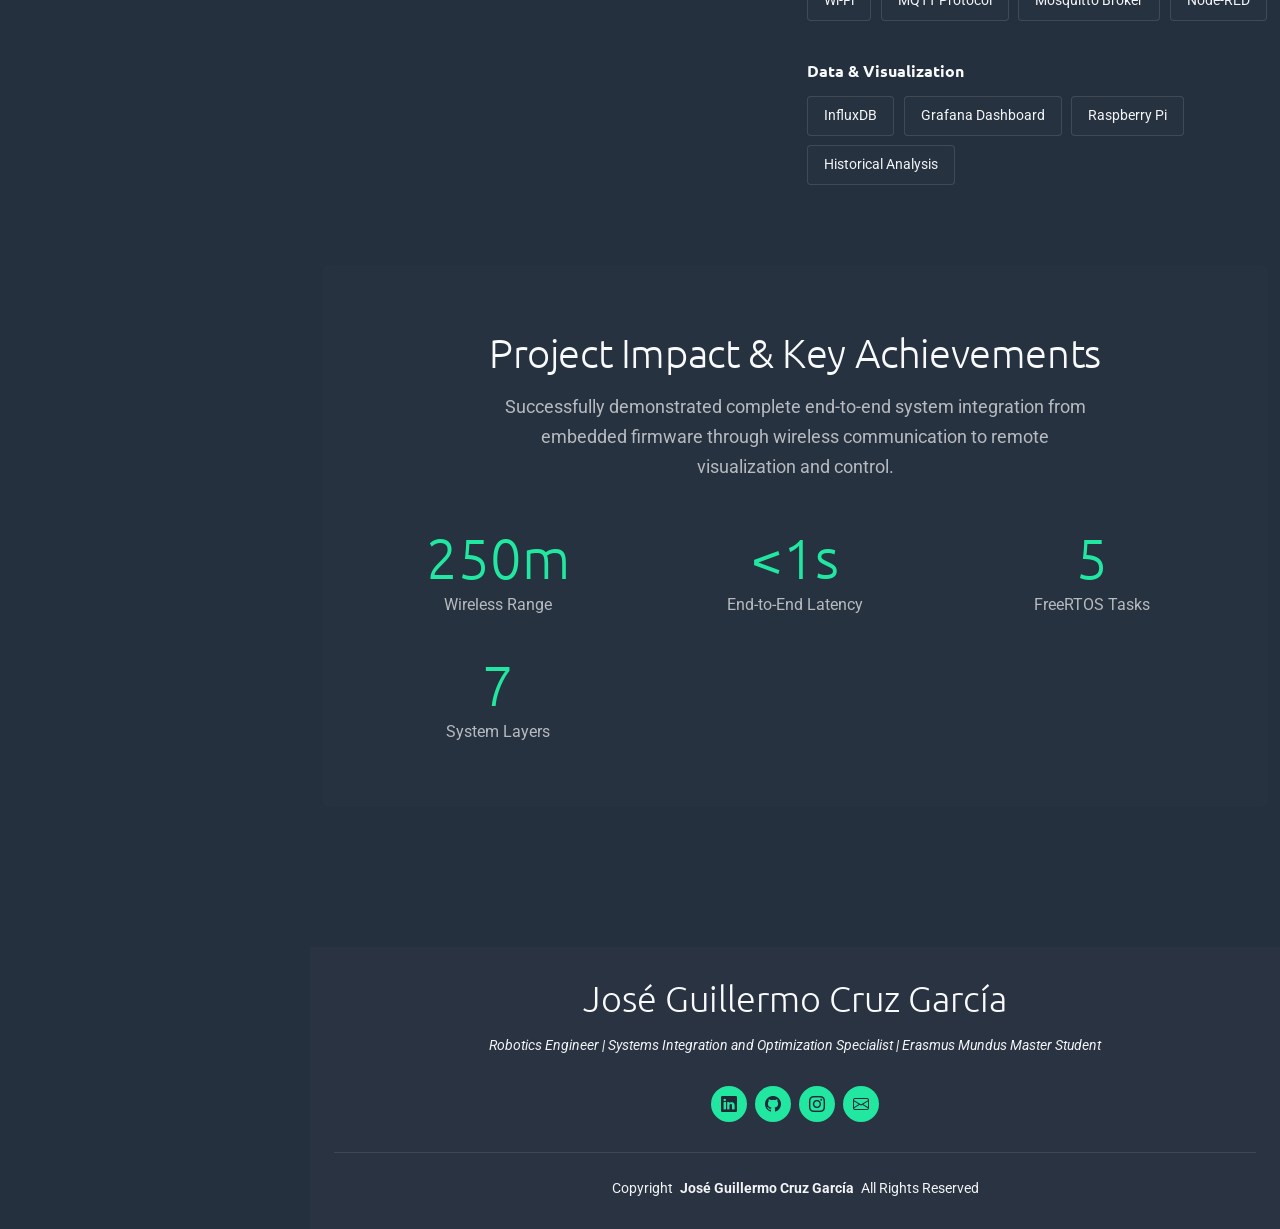
<file: projects/project-10-greenhouse-iot/project-10-greenhouse.html>
<!DOCTYPE html>
<html lang="en">

<head>
  <meta charset="utf-8">
  <meta content="width=device-width, initial-scale=1.0" name="viewport">
  <title>Embedded IoT System Integration & Validation – Smart Greenhouse - Project Details</title>
  <meta name="description" content="End-to-end embedded system integration with ESP32-S3, FreeRTOS, MQTT telemetry, sensors, and remote supervision">
  <meta name="keywords" content="ESP32, FreeRTOS, MQTT, IoT, Telemetry, Embedded Systems, System Integration, Sensor Fusion, Raspberry Pi">

  <!-- Favicons -->
  <link href="../../assets/img/FWorld_Icon.png" rel="icon">
  <link href="../../assets/img/apple-touch-icon.png" rel="apple-touch-icon">

  <!-- Fonts -->
  <link href="https://fonts.googleapis.com" rel="preconnect">
  <link href="https://fonts.gstatic.com" rel="preconnect" crossorigin>
  <link href="https://fonts.googleapis.com/css2?family=Roboto:ital,wght@0,100;0,300;0,400;0,500;0,700;0,900;1,100;1,300;1,400;1,500;1,700;1,900&family=Raleway:ital,wght@0,100;0,200;0,300;0,400;0,500;0,600;0,700;0,800;0,900;1,100;1,200;1,300;1,400;1,500;1,600;1,700;1,800;1,900&family=Ubuntu:ital,wght@0,300;0,400;0,500;0,700;1,300;1,400;1,500;1,700&display=swap" rel="stylesheet">

  <!-- Vendor CSS Files -->
  <link href="../../assets/vendor/bootstrap/css/bootstrap.min.css" rel="stylesheet">
  <link href="../../assets/vendor/bootstrap-icons/bootstrap-icons.css" rel="stylesheet">
  <link href="../../assets/vendor/aos/aos.css" rel="stylesheet">
  <link href="../../assets/vendor/glightbox/css/glightbox.min.css" rel="stylesheet">
  <link href="../../assets/vendor/swiper/swiper-bundle.min.css" rel="stylesheet">

  <!-- Main CSS File -->
  <link href="../../assets/css/main.css" rel="stylesheet">
  <!-- Project Navigator CSS -->
  <link href="../../assets/css/project-navigator.css" rel="stylesheet">
</head>

<body class="portfolio-details-page">

  <header id="header" class="header dark-background d-flex flex-column justify-content-between">
    <i class="header-toggle d-xl-none bi bi-list"></i>

    <div class="header-top">
      <div class="profile-img">
        <img src="../../assets/img/profile/memo lapiz.webp" alt="" class="img-fluid">
      </div>
      <a href="../../index.html" class="logo d-flex align-items-center justify-content-center">
        <h1 class="sitename">José Guillermo Cruz García</h1>
      </a>
    </div>

    <nav id="navmenu" class="navmenu">
      <ul>
        <li><a href="../../index.html#hero"><i class="bi bi-house navicon"></i>Home</a></li>
        <li><a href="../../index.html#about"><i class="bi bi-person navicon"></i> About</a></li>
        <li><a href="../../index.html#resume"><i class="bi bi-file-earmark-text navicon"></i> Resume</a></li>
        <li><a href="../../portfolio-details.html"><i class="bi bi-images navicon"></i> Portfolio Overview</a></li>
        <li><a href="../../index.html#honours"><i class="bi bi-award navicon"></i> Honors & Awards</a></li>
        <li><a href="../../index.html#contact"><i class="bi bi-envelope navicon"></i> Contact</a></li>
      </ul>
    </nav>

    <div class="social-links text-center">
      <a href="https://www.linkedin.com/in/joseguillermocruzgarcia36a85719a/?lipi=urn%3Ali%3Apage%3Ad_flagship3_profile_view_base_contact_details%3BCsJ8fkwVSai%2BfXgGgVtv5Q%3D%3D" target="_blank" class="linkedin"><i class="bi bi-linkedin"></i></a>
      <a href="https://github.com/MemoCruz01" target="_blank" class="github"><i class="bi bi-github"></i></a>
      <a href="https://www.instagram.com/memocruz_01/" target="_blank" class="instagram"><i class="bi bi-instagram"></i></a>
    </div>
  </header>

  <main class="main">

    <!-- Page Title -->
    <div class="page-title light-background" style="padding: 40px 0;">
      <div class="container">
        <h1 style="margin: 0; padding: 0;">Project Details</h1>
        <nav class="breadcrumbs" style="margin-top: 8px;">
          <ol>
            <li><a href="../../index.html">Home</a></li>
            <li><a href="../../portfolio-details.html">Portfolio Catalogue</a></li>
            <li class="current">Smart Greenhouse IoT System</li>
          </ol>
        </nav>
      </div>
    </div>

    <!-- Portfolio Details Section -->
    <section id="portfolio-details" class="portfolio-details section">

      <div class="container" data-aos="fade-up" data-aos-delay="100">

        <div class="hero-section">
          <div class="row align-items-center">
            <div class="col-lg-6" data-aos="fade-right">
              <div class="project-header">
                <div class="project-meta">
                  <span class="category">Embedded Systems</span>
                  <span class="year">2024</span>
                </div>
                <h1 class="project-title">Embedded IoT System Integration & Validation – Smart Greenhouse</h1>
                <p class="project-summary">Development and system integration of a complete embedded monitoring and control platform based on ESP32-S3, FreeRTOS, bidirectional MQTT telemetry, and remote supervision. End-to-end architecture integrating hardware, firmware, communications, and visualization into a deterministic real-time system.</p>
                <div class="project-tags">
                  <span class="tag">ESP32-S3</span>
                  <span class="tag">FreeRTOS</span>
                  <span class="tag">MQTT</span>
                  <span class="tag">I²C Sensors</span>
                  <span class="tag">Embedded Firmware</span>
                  <span class="tag">System Integration</span>
                </div>
              </div>
            </div>
            <div class="col-lg-6" data-aos="fade-left" data-aos-delay="200">
              <div class="hero-image">
                <img src="../../projects/project-10-greenhouse-iot/img/greenhouse-schematic-diagram.png" alt="Greenhouse system schematic" class="img-fluid">
                <p style="text-align: center; margin-top: 1rem; color: #999; font-size: 0.9rem;">
                  [Complete system architecture and component integration diagram]
                </p>
              </div>
            </div>
          </div>
        </div>

        <div class="visual-showcase" data-aos="fade-up" data-aos-delay="100">
          <div class="showcase-gallery" style="display: grid; grid-template-columns: 1fr 1fr; gap: 1.5rem; max-width: 1100px; margin: 0 auto 2rem; height: auto;">
            <!-- Four-Layer Architecture -->
            <div class="gallery-item" data-aos="zoom-in" data-aos-delay="150" style="grid-column: 1 / -1;">
              <img src="../../projects/project-10-greenhouse-iot/img/four-layer hierarchical architecture.png" alt="Four-layer architecture" class="img-fluid glightbox" style="width: 100%; object-fit: contain; max-height: 400px;">
              <p style="text-align: center; margin-top: 0.5rem; color: #999; font-size: 0.9rem; font-weight: 500;">
                Four-Layer Hierarchical Architecture: Sensor → Firmware → Communication → Visualization
              </p>
            </div>

            <!-- Communication Architecture -->
            <div class="gallery-item" data-aos="zoom-in" data-aos-delay="200">
              <img src="../../projects/project-10-greenhouse-iot/img/communication-arquitecture.png" alt="Communication architecture" class="img-fluid glightbox" style="width: 100%; object-fit: contain; max-height: 350px;">
              <p style="text-align: center; margin-top: 0.5rem; color: #999; font-size: 0.9rem; font-weight: 500;">
                MQTT Bidirectional Communication & Telemetry Pipeline
              </p>
            </div>

            <!-- Grafana Dashboard -->
            <div class="gallery-item" data-aos="zoom-in" data-aos-delay="250">
              <img src="../../projects/project-10-greenhouse-iot/img/grafana-overview.png" alt="Grafana dashboard" class="img-fluid glightbox" style="width: 100%; object-fit: contain; max-height: 350px;">
              <p style="text-align: center; margin-top: 0.5rem; color: #999; font-size: 0.9rem; font-weight: 500;">
                Real-Time Telemetry Visualization & Historical Analysis
              </p>
            </div>
          </div>
        </div>

        <div class="content-section">
          <div class="row">
            <div class="col-lg-7" data-aos="fade-up" data-aos-delay="100">
              <div class="main-content">
                <h2>Project Overview</h2>
                <p>This project demonstrates comprehensive embedded system integration, combining hardware selection, firmware architecture, inter-task communication, sensor integration, actuator control, communications protocols, telemetry validation, and end-to-end system testing. The work emphasizes practical system-level engineering across multiple domains: embedded real-time systems, hardware-software interfaces, wireless communications, network debugging, and fault diagnostics.</p>
                
                <h3>1. System Architecture & FreeRTOS Real-Time Design</h3>
                <p>The embedded firmware was architected using <strong>FreeRTOS</strong>, separating system responsibilities into independent real-time tasks:</p>
                <ul>
                  <li><strong>Sensor Acquisition Task:</strong> Periodic polling of SHT31 (temperature/humidity) and BH1750 (light intensity) sensors over I²C bus</li>
                  <li><strong>Actuator Control Task:</strong> PWM-driven heater and digital fan control with safe initialization and state management</li>
                  <li><strong>Control Logic Task:</strong> Hysteresis-based decision making for actuator automation based on sensor input</li>
                  <li><strong>MQTT Communication Task:</strong> Asynchronous message publishing and command subscription for remote supervision</li>
                  <li><strong>User Interface Task:</strong> Local button inputs and display output for manual overrides</li>
                </ul>
                <p>Inter-task communication was implemented through <strong>queue-based snapshot architectures</strong> to avoid race conditions, reduce coupling, maintain deterministic behavior, and improve testability and system robustness.</p>

                <h3>2. Hardware-Firmware Integration & Sensor Interface</h3>
                <p>Performed complete hardware-software integration of the <strong>ESP32-S3</strong> microcontroller with environmental sensing and actuation:</p>
                <ul>
                  <li><strong>I²C Sensor Integration:</strong> SHT31 temperature/humidity and BH1750 light sensors interfaced over I²C protocol with bus scanning and recovery routines</li>
                  <li><strong>Sensor Health Monitoring:</strong> Invalid reading detection, sensor timeout handling, and automatic re-initialization</li>
                  <li><strong>Actuator Control Interfaces:</strong> PWM-controlled heater and digital GPIO fan control through MOSFET power stages for safe switching</li>
                  <li><strong>Safe Startup Sequence:</strong> Actuators initialized to safe states, sensors verified before control loop activation</li>
                  <li><strong>GPIO & PWM Configuration:</strong> Hardware abstraction layer isolating firmware from pin definitions and timing requirements</li>
                </ul>

                <h3>3. Bidirectional MQTT Telemetry & Remote Supervision</h3>
                <p>Implemented a complete <strong>bidirectional telemetry and command architecture using MQTT</strong>, connecting the embedded controller through a 250 m Wi-Fi link to a <strong>Raspberry Pi supervision system</strong>:</p>
                <ul>
                  <li><strong>MQTT Broker (Mosquitto):</strong> Central message hub running on Raspberry Pi for sensor data, actuator commands, and configuration updates</li>
                  <li><strong>Node-RED Automation:</strong> Flow-based logic for data routing, transformation, and trigger-based actions</li>
                  <li><strong>InfluxDB Time-Series Database:</strong> High-performance storage of sensor readings and actuator states for historical analysis</li>
                  <li><strong>Grafana Dashboard:</strong> Real-time visualization of sensor data, actuator states, system metrics, and historical trends</li>
                  <li><strong>Manual Overrides:</strong> Remote command interface to bypass local control logic and manually actuate devices</li>
                </ul>

                <h3>4. Telemetry Health Monitoring & Fault Tolerance</h3>
                <p>Designed comprehensive telemetry health monitoring using multiple system metrics:</p>
                <ul>
                  <li><strong>RSSI & Signal Strength:</strong> Wi-Fi link quality monitoring for 250 m wireless connection</li>
                  <li><strong>Memory Management:</strong> Free heap memory tracking to detect memory leaks and resource exhaustion</li>
                  <li><strong>Communication Latency:</strong> End-to-end latency measurement from sensor reading to dashboard update</li>
                  <li><strong>Device Connection State:</strong> Automatic detection and reporting of MQTT connection status</li>
                  <li><strong>Uptime & Reliability:</strong> System uptime tracking and automatic restart mechanisms</li>
                  <li><strong>QoS & Message Reliability:</strong> MQTT QoS levels, retained messages, Last Will and Testament for robust communication</li>
                  <li><strong>Automatic Reconnection:</strong> Wi-Fi and MQTT reconnection logic with exponential backoff for network resilience</li>
                </ul>

                <h3>5. Hardware-Firmware-Network Validation</h3>
                <p>Performed <strong>system-level and communication validation</strong> of the complete hardware-firmware-network pipeline:</p>
                <ul>
                  <li><strong>250 m Wireless Link Testing:</strong> Validated signal quality, message latency, packet reliability, and bidirectional communication stability</li>
                  <li><strong>End-to-End Latency:</strong> Achieved stable connectivity and latency below one second under documented test conditions</li>
                  <li><strong>Sensor Accuracy Validation:</strong> Cross-validation of sensor readings against reference instruments</li>
                  <li><strong>Actuator Response Testing:</strong> Verified PWM control fidelity and actuator response time</li>
                  <li><strong>Stress Testing:</strong> Continuous operation, message flooding, Wi-Fi interference, and network disconnection scenarios</li>
                </ul>

                <h3>6. Integration Debugging & Root-Cause Analysis</h3>
                <p>A major focus was <strong>integration debugging and root-cause analysis</strong>. Independently developed hardware, sensor, RTOS, control, and MQTT modules had to be merged into one deterministic system:</p>
                <ul>
                  <li><strong>Shared Data Model Debugging:</strong> Resolving data consistency across multiple FreeRTOS tasks with queue-based architectures</li>
                  <li><strong>Task Synchronization:</strong> Debugging race conditions, deadlocks, and priority inversion in multi-task execution</li>
                  <li><strong>Queue Structures & Flow:</strong> Validating message routing, queue overflow handling, and circular buffer behavior</li>
                  <li><strong>I²C Communication Issues:</strong> Bus scanning, clock stretching, device addressing, and error recovery</li>
                  <li><strong>Sensor Failure Scenarios:</strong> Detecting stuck sensors, invalid readings, and implementing fallback behavior</li>
                  <li><strong>MQTT Payload & Topic Analysis:</strong> Debugging message formatting, topic hierarchy, subscription issues, and retained message conflicts</li>
                  <li><strong>Local vs. Remote Control Conflicts:</strong> Resolving inconsistencies between local manual overrides and remote automation commands</li>
                  <li><strong>Iterative Integration Testing:</strong> Systematic testing of component interactions, boundary conditions, and edge cases</li>
                </ul>

                <h3>7. Key Technologies & System-Level Concepts</h3>
                <p><strong>Hardware & Microcontroller:</strong> ESP32-S3, GPIO, PWM, I²C, MOSFET power interfaces</p>
                <p><strong>Firmware & Real-Time Systems:</strong> FreeRTOS, task scheduling, inter-task communication, queue-based data exchange, synchronization primitives</p>
                <p><strong>Sensor & Actuator Integration:</strong> SHT31 (I²C), BH1750 (I²C), sensor health monitoring, actuator control logic, safe state management</p>
                <p><strong>Wireless Communications:</strong> Wi-Fi, MQTT protocol, QoS levels, Last Will and Testament, message retention, topic hierarchy</p>
                <p><strong>Backend Systems:</strong> Mosquitto MQTT broker, Node-RED automation, InfluxDB time-series database, Grafana visualization</p>
                <p><strong>System Validation:</strong> Hardware-software integration testing, end-to-end latency measurement, wireless link validation, stress testing, fault diagnosis</p>
              </div>
            </div>
            <div class="col-lg-4 offset-lg-1" data-aos="fade-up" data-aos-delay="200">
              <div class="project-specs">
                <div class="spec-item">
                  <h5>Domain</h5>
                  <p>Embedded Systems & IoT</p>
                </div>
                <div class="spec-item">
                  <h5>Primary Microcontroller</h5>
                  <p>ESP32-S3</p>
                </div>
                <div class="spec-item">
                  <h5>Real-Time OS</h5>
                  <p>FreeRTOS</p>
                </div>
                <div class="spec-item">
                  <h5>Timeline</h5>
                  <p>2024</p>
                </div>
                <div class="spec-item">
                  <h5>My Role</h5>
                  <p>System Integrator</p>
                </div>
                <div class="spec-item">
                  <h5>Wireless Range</h5>
                  <p>250 m (validated)</p>
                </div>
                <div class="spec-item">
                  <h5>Communication Latency</h5>
                  <p>&lt; 1 second end-to-end</p>
                </div>
                <div class="spec-item">
                  <h5>Sensors</h5>
                  <p>SHT31, BH1750 (I²C)</p>
                </div>
                <div class="spec-item">
                  <h5>Actuators</h5>
                  <p>PWM Heater, Digital Fan</p>
                </div>
              </div>
            </div>
          </div>
        </div>

        <div class="tools-section" data-aos="fade-up" data-aos-delay="100">
          <div class="row align-items-center">
            <div class="col-lg-5">
              <h2>Technologies & Tools</h2>
              <p>Complete embedded system stack integrating microcontroller firmware, real-time operating systems, wireless communications, and cloud-based telemetry and visualization platforms.</p>
            </div>
            <div class="col-lg-6 offset-lg-1">
              <div class="tools-grid">
                <div class="tool-category" data-aos="fade-up" data-aos-delay="150">
                  <h5>Embedded Systems</h5>
                  <div class="tool-list">
                    <span class="tool-item">ESP32-S3 Microcontroller</span>
                    <span class="tool-item">FreeRTOS</span>
                    <span class="tool-item">GPIO & PWM Control</span>
                    <span class="tool-item">I²C Protocol</span>
                  </div>
                </div>
                <div class="tool-category" data-aos="fade-up" data-aos-delay="200">
                  <h5>Sensors & Actuators</h5>
                  <div class="tool-list">
                    <span class="tool-item">SHT31 Sensor</span>
                    <span class="tool-item">BH1750 Sensor</span>
                    <span class="tool-item">MOSFET Power Stages</span>
                    <span class="tool-item">PWM Heater Control</span>
                  </div>
                </div>
                <div class="tool-category" data-aos="fade-up" data-aos-delay="250">
                  <h5>Wireless & Communication</h5>
                  <div class="tool-list">
                    <span class="tool-item">Wi-Fi</span>
                    <span class="tool-item">MQTT Protocol</span>
                    <span class="tool-item">Mosquitto Broker</span>
                    <span class="tool-item">Node-RED</span>
                  </div>
                </div>
                <div class="tool-category" data-aos="fade-up" data-aos-delay="300">
                  <h5>Data & Visualization</h5>
                  <div class="tool-list">
                    <span class="tool-item">InfluxDB</span>
                    <span class="tool-item">Grafana Dashboard</span>
                    <span class="tool-item">Raspberry Pi</span>
                    <span class="tool-item">Historical Analysis</span>
                  </div>
                </div>
              </div>
            </div>
          </div>
        </div>

        <div class="impact-metrics" data-aos="fade-up" data-aos-delay="100">
          <div class="metrics-container">
            <div class="metrics-header">
              <h2>Project Impact & Key Achievements</h2>
              <p>Successfully demonstrated complete end-to-end system integration from embedded firmware through wireless communication to remote visualization and control.</p>
            </div>
            <div class="metrics-grid">
              <div class="metric-card" data-aos="fade-up" data-aos-delay="150">
                <div class="metric-value">250m</div>
                <div class="metric-label">Wireless Range</div>
              </div>
              <div class="metric-card" data-aos="fade-up" data-aos-delay="200">
                <div class="metric-value">&lt;1s</div>
                <div class="metric-label">End-to-End Latency</div>
              </div>
              <div class="metric-card" data-aos="fade-up" data-aos-delay="250">
                <div class="metric-value">5</div>
                <div class="metric-label">FreeRTOS Tasks</div>
              </div>
              <div class="metric-card" data-aos="fade-up" data-aos-delay="300">
                <div class="metric-value">7</div>
                <div class="metric-label">System Layers</div>
              </div>
            </div>
          </div>
        </div>

      </div>

    </section>

  </main>

  <footer id="footer" class="footer light-background">
    <div class="container">
      <h3 class="sitename">José Guillermo Cruz García</h3>
      <p>Robotics Engineer | Systems Integration and Optimization Specialist | Erasmus Mundus Master Student</p>
      <div class="social-links d-flex justify-content-center">
        <a href="https://www.linkedin.com/in/joseguillermocruzgarcia36a85719a/?lipi=urn%3Ali%3Apage%3Ad_flagship3_profile_view_base_contact_details%3BCsJ8fkwVSai%2BfXgGgVtv5Q%3D%3D" target="_blank" title="LinkedIn"><i class="bi bi-linkedin"></i></a>
        <a href="https://github.com/MemoCruz01" target="_blank" title="GitHub"><i class="bi bi-github"></i></a>
        <a href="https://www.instagram.com/memocruz_01/" target="_blank" title="Instagram"><i class="bi bi-instagram"></i></a>
        <a href="mailto:ing.jose.cruzg@gmail.com" title="Email"><i class="bi bi-envelope"></i></a>
      </div>
      <div class="container">
        <div class="copyright">
          <span>Copyright</span> <strong class="px-1 sitename">José Guillermo Cruz García</strong> <span>All Rights Reserved</span>
        </div>
      </div>
    </div>
  </footer>

  <a href="#" id="scroll-top" class="scroll-top d-flex align-items-center justify-content-center"><i class="bi bi-arrow-up-short"></i></a>
  <div id="preloader"></div>

  <script src="../../assets/vendor/bootstrap/js/bootstrap.bundle.min.js"></script>
  <script src="../../assets/vendor/aos/aos.js"></script>
  <script src="../../assets/vendor/glightbox/js/glightbox.min.js"></script>
  <script src="../../assets/vendor/swiper/swiper-bundle.min.js"></script>
  <script src="../../assets/js/main.js"></script>

</body>

</html>
</file>
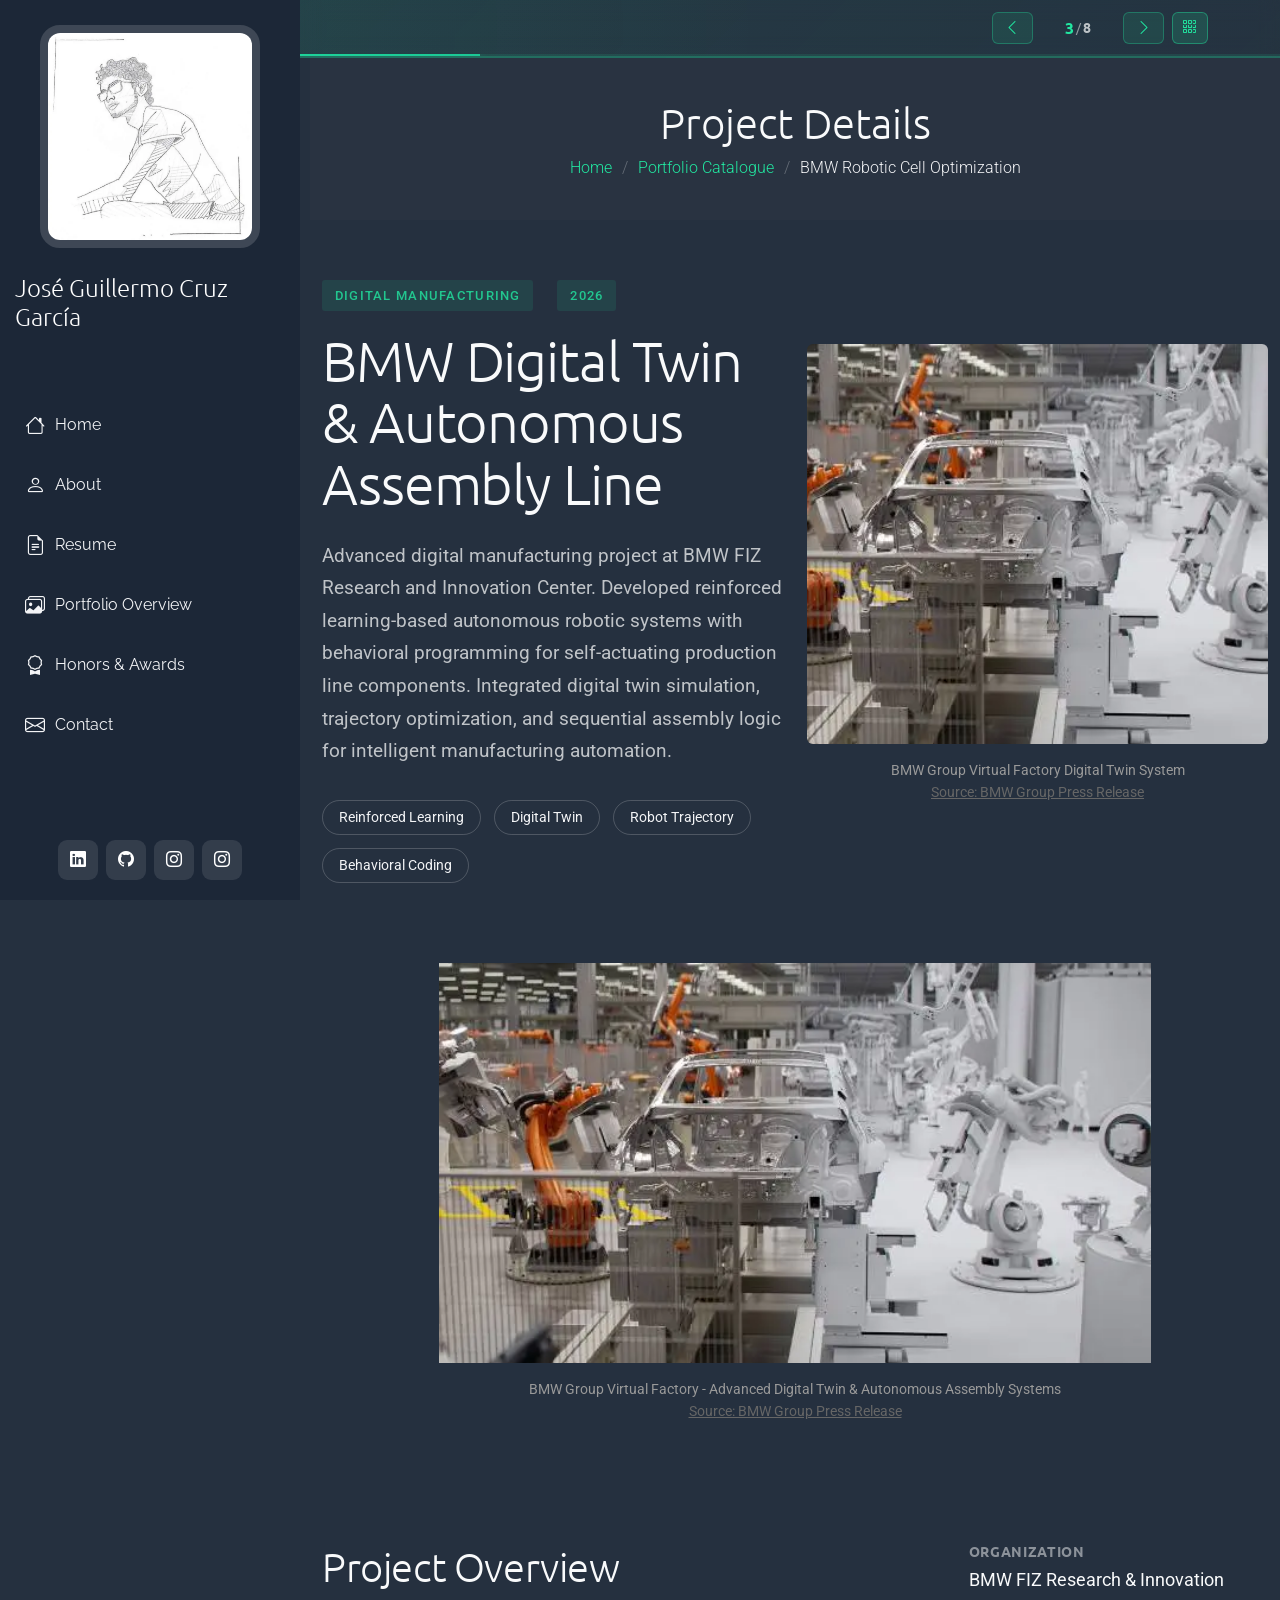
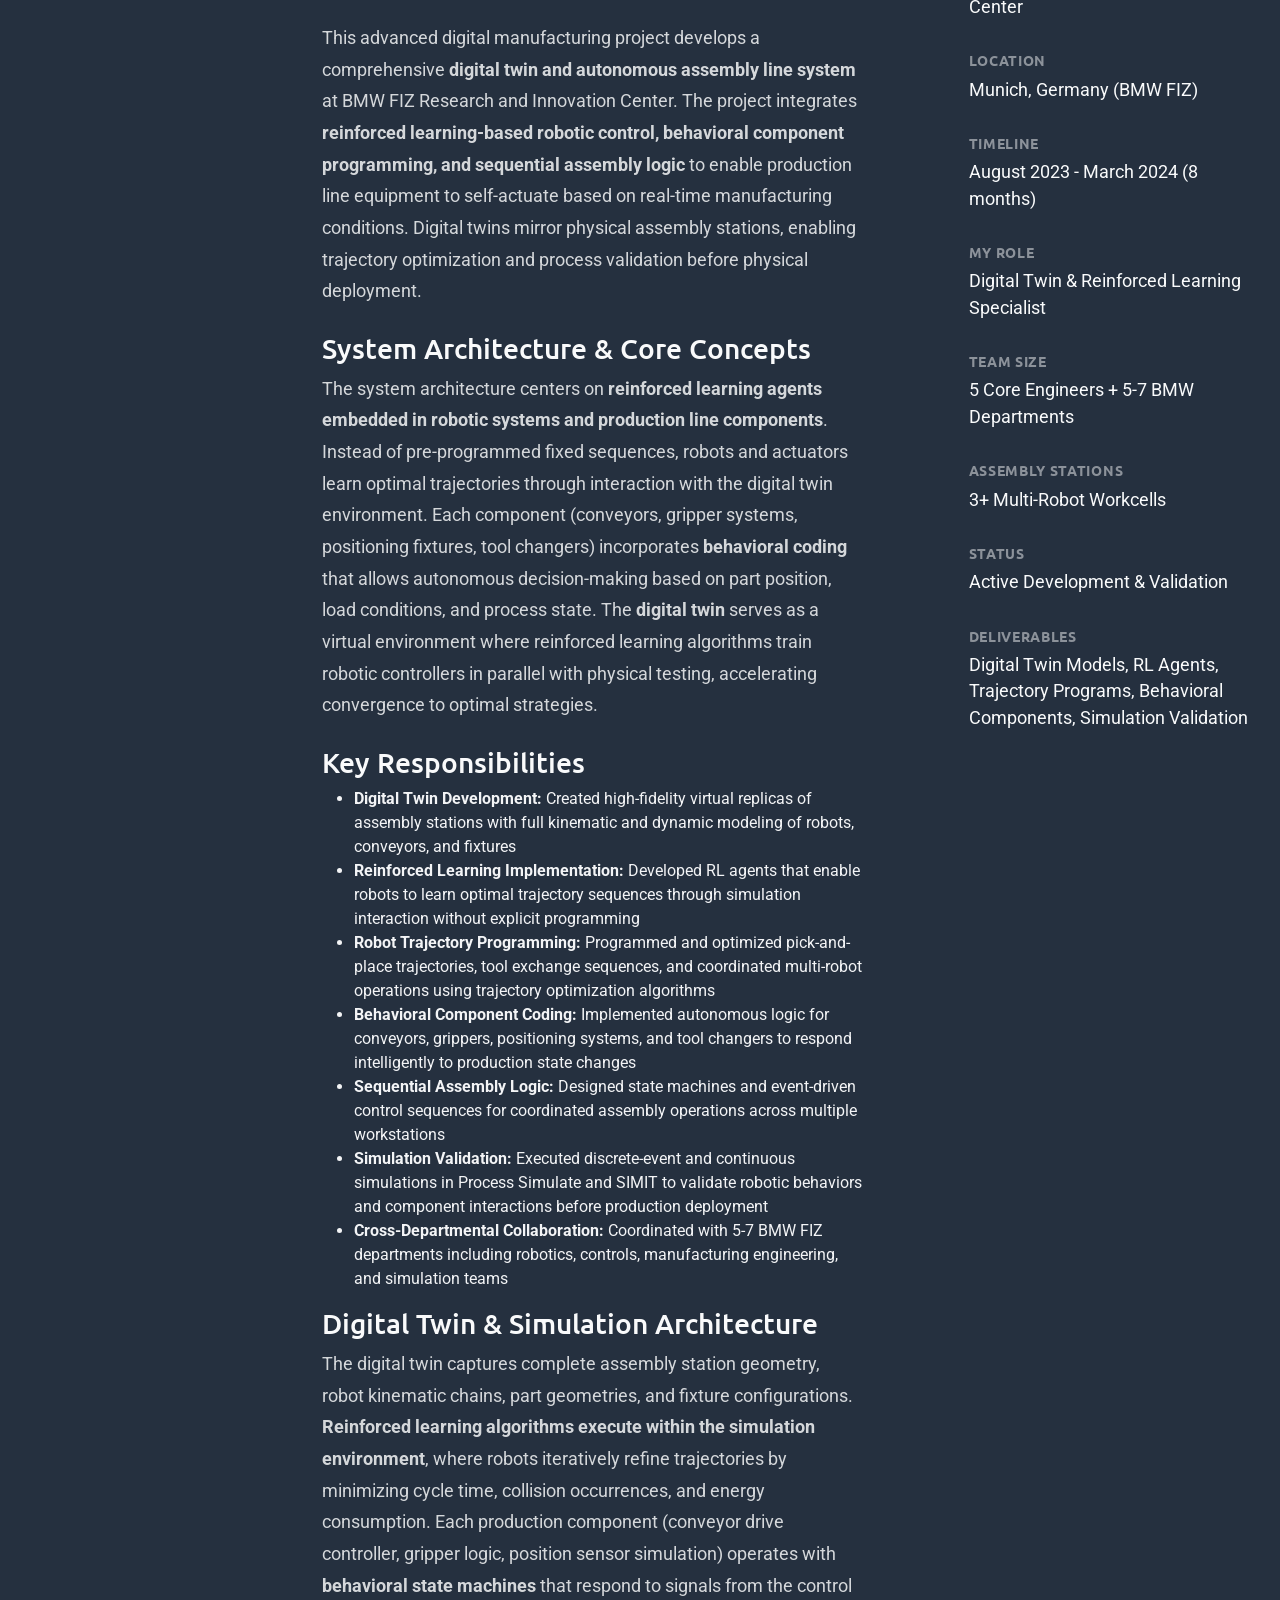
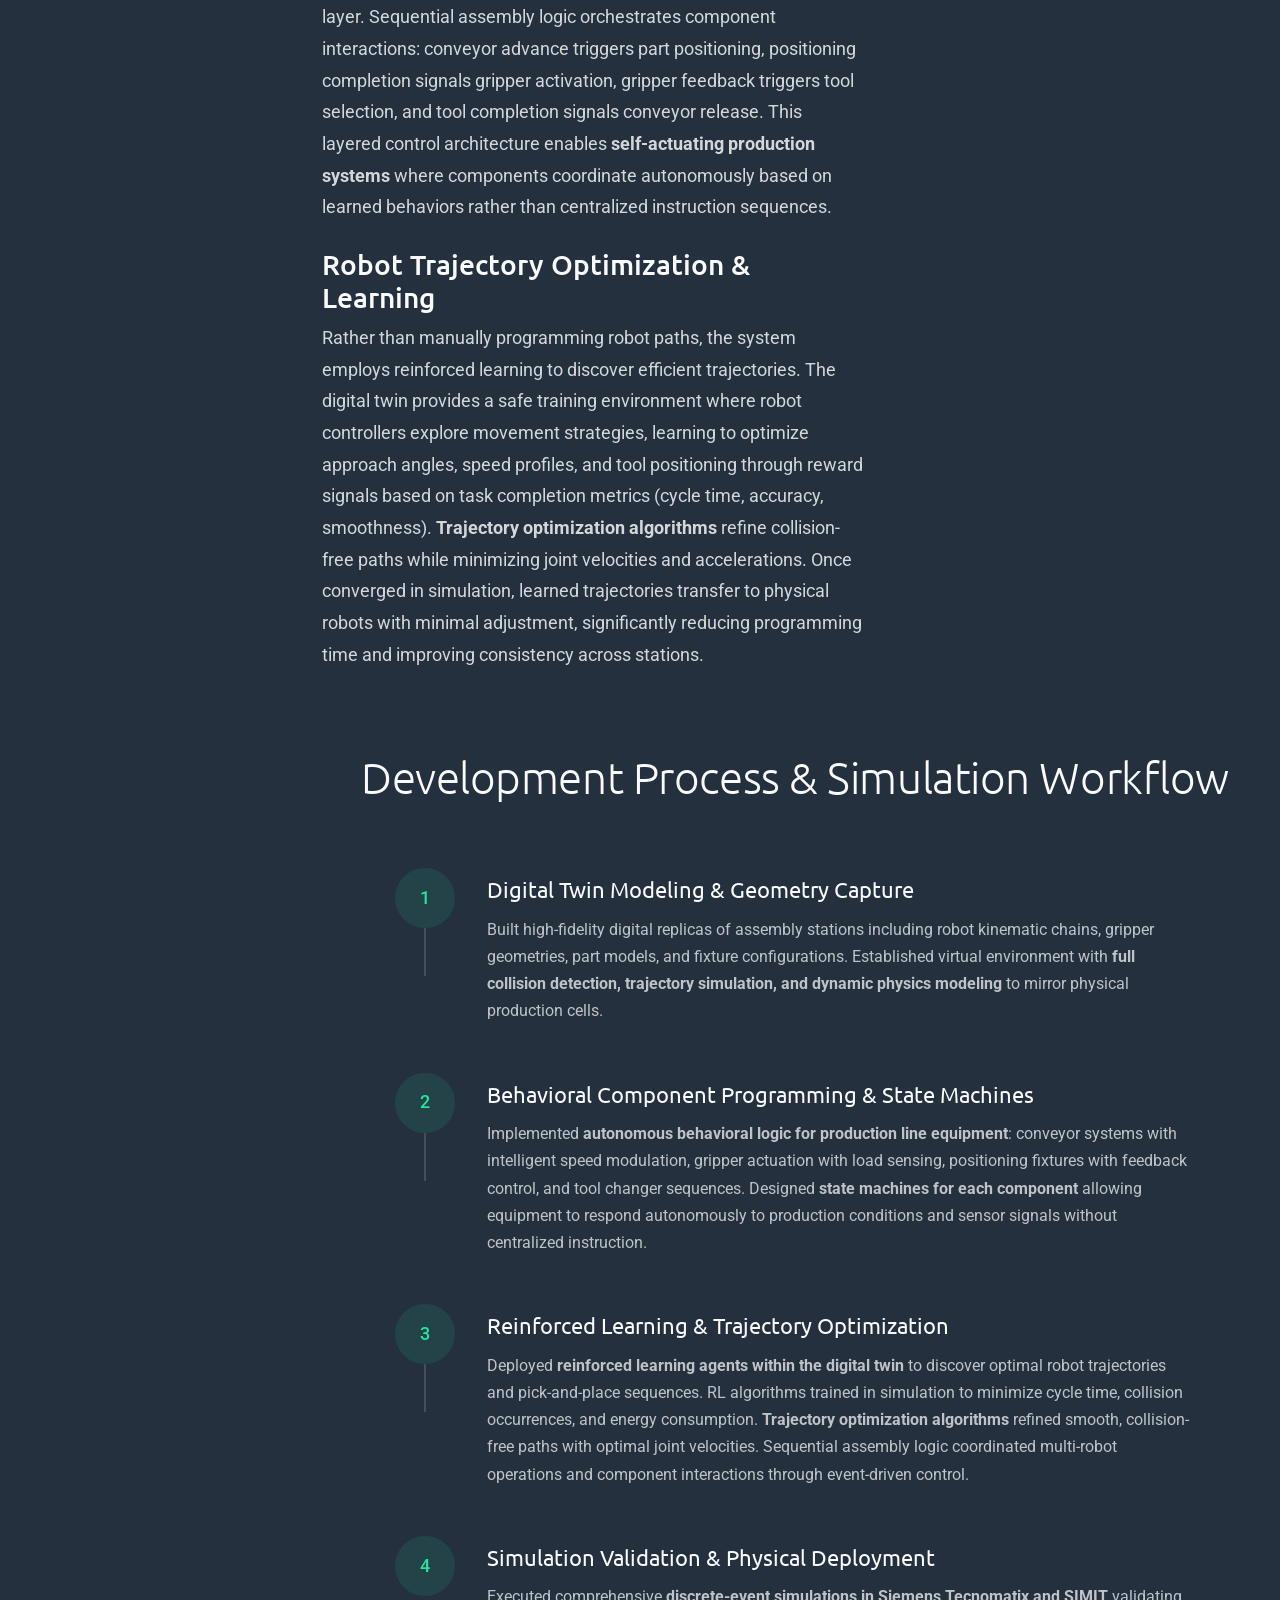
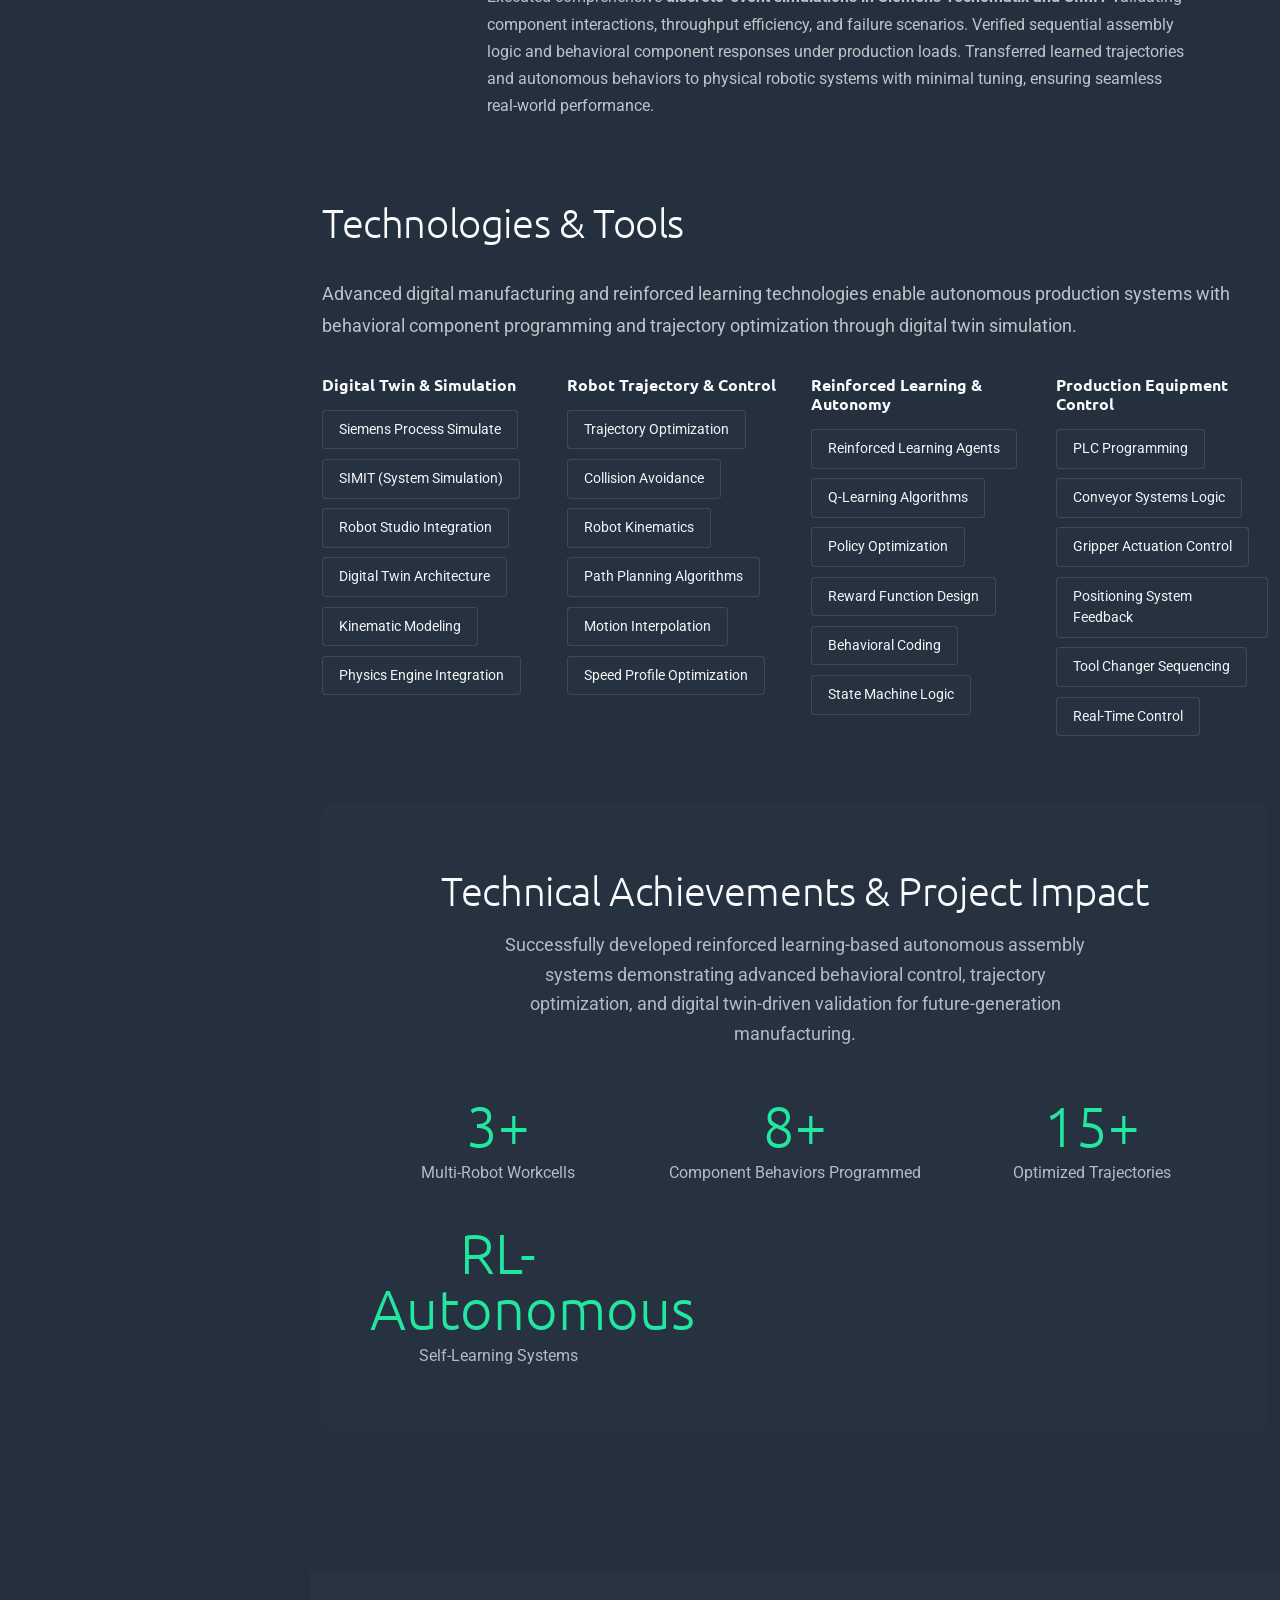
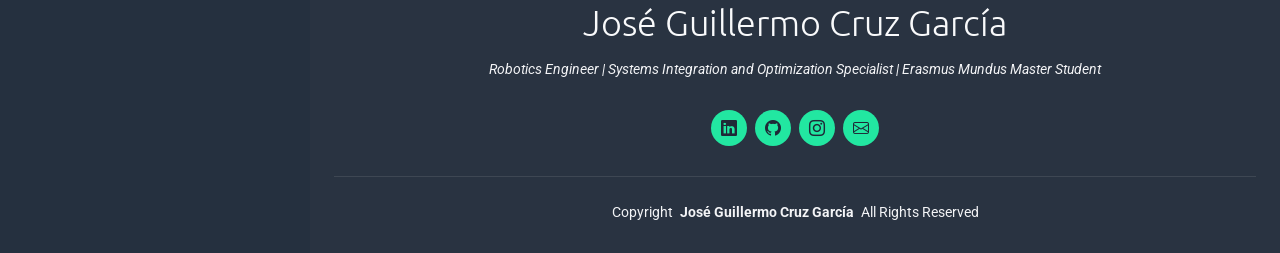
<file: projects/project-3-bmw-cell/project-3-bmw-cell.html>
<!DOCTYPE html>
<html lang="en">

<head>
  <meta charset="utf-8">
  <meta content="width=device-width, initial-scale=1.0" name="viewport">
  <title>BMW Robotic Cell Optimization - Project Details</title>
  <meta name="description" content="AI-based industrial process optimization achieving millions in cost savings through robotic cell design">

  <link href="../../assets/img/FWorld_Icon.png" rel="icon">
  <link href="../../assets/img/apple-touch-icon.png" rel="apple-touch-icon">
  <link href="https://fonts.googleapis.com" rel="preconnect">
  <link href="https://fonts.gstatic.com" rel="preconnect" crossorigin>
  <link href="https://fonts.googleapis.com/css2?family=Roboto:ital,wght@0,100;0,300;0,400;0,500;0,700;0,900;1,100;1,300;1,400;1,500;1,700;1,900&family=Raleway:ital,wght@0,100;0,200;0,300;0,400;0,500;0,600;0,700;0,800;0,900;1,100;1,200;1,300;1,400;1,500;1,600;1,700;1,800;1,900&family=Ubuntu:ital,wght@0,300;0,400;0,500;0,700;1,300;1,400;1,500;1,700&display=swap" rel="stylesheet">

  <link href="../../assets/vendor/bootstrap/css/bootstrap.min.css" rel="stylesheet">
  <link href="../../assets/vendor/bootstrap-icons/bootstrap-icons.css" rel="stylesheet">
  <link href="../../assets/vendor/aos/aos.css" rel="stylesheet">
  <link href="../../assets/vendor/glightbox/css/glightbox.min.css" rel="stylesheet">
  <link href="../../assets/vendor/swiper/swiper-bundle.min.css" rel="stylesheet">
  <link href="../../assets/css/main.css" rel="stylesheet">
  <!-- Project Navigator CSS -->
  <link href="../../assets/css/project-navigator.css" rel="stylesheet">
</head>

<body class="portfolio-details-page">

  <header id="header" class="header dark-background d-flex flex-column justify-content-between">
    <i class="header-toggle d-xl-none bi bi-list"></i>

    <div class="header-top">
      <div class="profile-img">
        <img src="../../assets/img/profile/memo lapiz.webp" alt="" class="img-fluid">
      </div>
      <a href="../../index.html" class="logo d-flex align-items-center justify-content-center">
        <h1 class="sitename">José Guillermo Cruz García</h1>
      </a>
    </div>

    <nav id="navmenu" class="navmenu">
      <ul>
        <li><a href="../../index.html#hero"><i class="bi bi-house navicon"></i>Home</a></li>
        <li><a href="../../index.html#about"><i class="bi bi-person navicon"></i> About</a></li>
        <li><a href="../../index.html#resume"><i class="bi bi-file-earmark-text navicon"></i> Resume</a></li>
        <li><a href="../../portfolio-details.html"><i class="bi bi-images navicon"></i> Portfolio Overview</a></li>
        <li><a href="../../index.html#honours"><i class="bi bi-award navicon"></i> Honors & Awards</a></li>
        <li><a href="../../index.html#contact"><i class="bi bi-envelope navicon"></i> Contact</a></li>
      </ul>
    </nav>

    <div class="social-links text-center">
      <a href="#" class="linkedin"><i class="bi bi-linkedin"></i></a>
      <a href="#" class="github"><i class="bi bi-github"></i></a>
      <a href="#" class="instagram"><i class="bi bi-instagram"></i></a>
      <a href="#" class="instagram"><i class="bi bi-instagram"></i></a>
    </div>
  </header>

  <main class="main">

    <div class="page-title light-background" style="padding: 40px 0;">
      <div class="container">
        <h1 style="margin: 0; padding: 0;">Project Details</h1>
        <nav class="breadcrumbs" style="margin-top: 8px;">
          <ol>
            <li><a href="../../index.html">Home</a></li>
            <li><a href="../../portfolio-details.html">Portfolio Catalogue</a></li>
            <li class="current">BMW Robotic Cell Optimization</li>
          </ol>
        </nav>
      </div>
    </div>

    <section id="portfolio-details" class="portfolio-details section">

      <div class="container" data-aos="fade-up" data-aos-delay="100">

        <div class="hero-section">
          <div class="row align-items-center">
            <div class="col-lg-6" data-aos="fade-right">
              <div class="project-header">
                <div class="project-meta">
                  <span class="category">Digital Manufacturing</span>
                  <span class="year">2026</span>
                </div>
                <h1 class="project-title">BMW Digital Twin & Autonomous Assembly Line</h1>
                <p class="project-summary">Advanced digital manufacturing project at BMW FIZ Research and Innovation Center. Developed reinforced learning-based autonomous robotic systems with behavioral programming for self-actuating production line components. Integrated digital twin simulation, trajectory optimization, and sequential assembly logic for intelligent manufacturing automation.</p>
                <div class="project-tags">
                  <span class="tag">Reinforced Learning</span>
                  <span class="tag">Digital Twin</span>
                  <span class="tag">Robot Trajectory</span>
                  <span class="tag">Behavioral Coding</span>
                </div>
              </div>
            </div>
            <div class="col-lg-6" data-aos="fade-left" data-aos-delay="200">
              <div class="hero-image">
                <img src="../../projects/project-3-bmw-cell/img/bmw_cell_digitaltwin.webp" alt="BMW Digital Twin Assembly System">
                <p style="text-align: center; margin-top: 1rem; color: #999; font-size: 0.9rem;">
                  BMW Group Virtual Factory Digital Twin System<br>
                  <a href="https://www.press.bmwgroup.com/global/article/detail/T0450699EN/bmw-group-scales-virtual-factory?language=en" target="_blank" style="color: #666; text-decoration: underline; font-size: 0.85rem;">Source: BMW Group Press Release</a>
                </p>
              </div>
            </div>
          </div>
        </div>

        <div class="visual-showcase" data-aos="fade-up" data-aos-delay="100">
          <div class="showcase-gallery" style="display: grid; grid-template-columns: 1fr; gap: 1.5rem; max-width: 1100px; margin: 0 auto;">
            <div class="gallery-item large" data-aos="zoom-in" data-aos-delay="150">
              <img src="../../projects/project-3-bmw-cell/img/bmw_cell_digitaltwin.webp" alt="BMW Digital Twin Virtual Factory" class="img-fluid glightbox" style="object-fit: contain; height: 400px; width: 100%; min-height: 300px;">
              <p style="text-align: center; margin-top: 1rem; color: #999; font-size: 0.9rem;">
                BMW Group Virtual Factory - Advanced Digital Twin & Autonomous Assembly Systems<br>
                <a href="https://www.press.bmwgroup.com/global/article/detail/T0450699EN/bmw-group-scales-virtual-factory?language=en" target="_blank" style="color: #666; text-decoration: underline; font-size: 0.85rem;">Source: BMW Group Press Release</a>
              </p>
            </div>
          </div>
        </div>

        <div class="content-section">
          <div class="row">
            <div class="col-lg-7" data-aos="fade-up" data-aos-delay="100">
              <div class="main-content">
                <h2>Project Overview</h2>
                <p>This advanced digital manufacturing project develops a comprehensive <strong>digital twin and autonomous assembly line system</strong> at BMW FIZ Research and Innovation Center. The project integrates <strong>reinforced learning-based robotic control, behavioral component programming, and sequential assembly logic</strong> to enable production line equipment to self-actuate based on real-time manufacturing conditions. Digital twins mirror physical assembly stations, enabling trajectory optimization and process validation before physical deployment.</p>
                
                <h3>System Architecture & Core Concepts</h3>
                <p>The system architecture centers on <strong>reinforced learning agents embedded in robotic systems and production line components</strong>. Instead of pre-programmed fixed sequences, robots and actuators learn optimal trajectories through interaction with the digital twin environment. Each component (conveyors, gripper systems, positioning fixtures, tool changers) incorporates <strong>behavioral coding</strong> that allows autonomous decision-making based on part position, load conditions, and process state. The <strong>digital twin</strong> serves as a virtual environment where reinforced learning algorithms train robotic controllers in parallel with physical testing, accelerating convergence to optimal strategies.</p>

                <h3>Key Responsibilities</h3>
                <ul>
                  <li><strong>Digital Twin Development:</strong> Created high-fidelity virtual replicas of assembly stations with full kinematic and dynamic modeling of robots, conveyors, and fixtures</li>
                  <li><strong>Reinforced Learning Implementation:</strong> Developed RL agents that enable robots to learn optimal trajectory sequences through simulation interaction without explicit programming</li>
                  <li><strong>Robot Trajectory Programming:</strong> Programmed and optimized pick-and-place trajectories, tool exchange sequences, and coordinated multi-robot operations using trajectory optimization algorithms</li>
                  <li><strong>Behavioral Component Coding:</strong> Implemented autonomous logic for conveyors, grippers, positioning systems, and tool changers to respond intelligently to production state changes</li>
                  <li><strong>Sequential Assembly Logic:</strong> Designed state machines and event-driven control sequences for coordinated assembly operations across multiple workstations</li>
                  <li><strong>Simulation Validation:</strong> Executed discrete-event and continuous simulations in Process Simulate and SIMIT to validate robotic behaviors and component interactions before production deployment</li>
                  <li><strong>Cross-Departmental Collaboration:</strong> Coordinated with 5-7 BMW FIZ departments including robotics, controls, manufacturing engineering, and simulation teams</li>
                </ul>

                <h3>Digital Twin & Simulation Architecture</h3>
                <p>The digital twin captures complete assembly station geometry, robot kinematic chains, part geometries, and fixture configurations. <strong>Reinforced learning algorithms execute within the simulation environment</strong>, where robots iteratively refine trajectories by minimizing cycle time, collision occurrences, and energy consumption. Each production component (conveyor drive controller, gripper logic, position sensor simulation) operates with <strong>behavioral state machines</strong> that respond to signals from the control layer. Sequential assembly logic orchestrates component interactions: conveyor advance triggers part positioning, positioning completion signals gripper activation, gripper feedback triggers tool selection, and tool completion signals conveyor release. This layered control architecture enables <strong>self-actuating production systems</strong> where components coordinate autonomously based on learned behaviors rather than centralized instruction sequences.</p>

                <h3>Robot Trajectory Optimization & Learning</h3>
                <p>Rather than manually programming robot paths, the system employs reinforced learning to discover efficient trajectories. The digital twin provides a safe training environment where robot controllers explore movement strategies, learning to optimize approach angles, speed profiles, and tool positioning through reward signals based on task completion metrics (cycle time, accuracy, smoothness). <strong>Trajectory optimization algorithms</strong> refine collision-free paths while minimizing joint velocities and accelerations. Once converged in simulation, learned trajectories transfer to physical robots with minimal adjustment, significantly reducing programming time and improving consistency across stations.</p>
              </div>
            </div>
            <div class="col-lg-4 offset-lg-1" data-aos="fade-up" data-aos-delay="200">
              <div class="project-specs">
                <div class="spec-item">
                  <h5>Organization</h5>
                  <p>BMW FIZ Research & Innovation Center</p>
                </div>
                <div class="spec-item">
                  <h5>Location</h5>
                  <p>Munich, Germany (BMW FIZ)</p>
                </div>
                <div class="spec-item">
                  <h5>Timeline</h5>
                  <p>August 2023 - March 2024 (8 months)</p>
                </div>
                <div class="spec-item">
                  <h5>My Role</h5>
                  <p>Digital Twin & Reinforced Learning Specialist</p>
                </div>
                <div class="spec-item">
                  <h5>Team Size</h5>
                  <p>5 Core Engineers + 5-7 BMW Departments</p>
                </div>
                <div class="spec-item">
                  <h5>Assembly Stations</h5>
                  <p>3+ Multi-Robot Workcells</p>
                </div>
                <div class="spec-item">
                  <h5>Status</h5>
                  <p>Active Development & Validation</p>
                </div>
                <div class="spec-item">
                  <h5>Deliverables</h5>
                  <p>Digital Twin Models, RL Agents, Trajectory Programs, Behavioral Components, Simulation Validation</p>
                </div>
              </div>
            </div>
          </div>
        </div>

        <div class="process-timeline" data-aos="fade-up" data-aos-delay="100">
          <div class="timeline-header">
            <h2>Development Process & Simulation Workflow</h2>
          </div>
          <div class="timeline-steps">
            <div class="timeline-item" data-aos="fade-up" data-aos-delay="150">
              <div class="step-marker">
                <span class="step-number">1</span>
              </div>
              <div class="step-content">
                <h4>Digital Twin Modeling & Geometry Capture</h4>
                <p>Built high-fidelity digital replicas of assembly stations including robot kinematic chains, gripper geometries, part models, and fixture configurations. Established virtual environment with <strong>full collision detection, trajectory simulation, and dynamic physics modeling</strong> to mirror physical production cells.</p>
              </div>
            </div>
            <div class="timeline-item" data-aos="fade-up" data-aos-delay="200">
              <div class="step-marker">
                <span class="step-number">2</span>
              </div>
              <div class="step-content">
                <h4>Behavioral Component Programming & State Machines</h4>
                <p>Implemented <strong>autonomous behavioral logic for production line equipment</strong>: conveyor systems with intelligent speed modulation, gripper actuation with load sensing, positioning fixtures with feedback control, and tool changer sequences. Designed <strong>state machines for each component</strong> allowing equipment to respond autonomously to production conditions and sensor signals without centralized instruction.</p>
              </div>
            </div>
            <div class="timeline-item" data-aos="fade-up" data-aos-delay="250">
              <div class="step-marker">
                <span class="step-number">3</span>
              </div>
              <div class="step-content">
                <h4>Reinforced Learning & Trajectory Optimization</h4>
                <p>Deployed <strong>reinforced learning agents within the digital twin</strong> to discover optimal robot trajectories and pick-and-place sequences. RL algorithms trained in simulation to minimize cycle time, collision occurrences, and energy consumption. <strong>Trajectory optimization algorithms</strong> refined smooth, collision-free paths with optimal joint velocities. Sequential assembly logic coordinated multi-robot operations and component interactions through event-driven control.</p>
              </div>
            </div>
            <div class="timeline-item" data-aos="fade-up" data-aos-delay="300">
              <div class="step-marker">
                <span class="step-number">4</span>
              </div>
              <div class="step-content">
                <h4>Simulation Validation & Physical Deployment</h4>
                <p>Executed comprehensive <strong>discrete-event simulations in Siemens Tecnomatix and SIMIT</strong> validating component interactions, throughput efficiency, and failure scenarios. Verified sequential assembly logic and behavioral component responses under production loads. Transferred learned trajectories and autonomous behaviors to physical robotic systems with minimal tuning, ensuring seamless real-world performance.</p>
              </div>
            </div>
          </div>
        </div>

        <div class="tools-section" data-aos="fade-up" data-aos-delay="100" style="margin-top: 3rem; margin-bottom: 3rem;">
          <h2 style="margin-bottom: 2rem;">Technologies & Tools</h2>
          <p style="margin-bottom: 2rem;">Advanced digital manufacturing and reinforced learning technologies enable autonomous production systems with behavioral component programming and trajectory optimization through digital twin simulation.</p>
          <div class="row align-items-start">
            <div class="col-lg-12">
              <div class="tools-grid" style="display: grid; grid-template-columns: repeat(4, 1fr); gap: 2rem;">
                <div class="tool-category" data-aos="fade-up" data-aos-delay="150">
                  <h5>Digital Twin & Simulation</h5>
                  <div class="tool-list">
                    <span class="tool-item">Siemens Process Simulate</span>
                    <span class="tool-item">SIMIT (System Simulation)</span>
                    <span class="tool-item">Robot Studio Integration</span>
                    <span class="tool-item">Digital Twin Architecture</span>
                    <span class="tool-item">Kinematic Modeling</span>
                    <span class="tool-item">Physics Engine Integration</span>
                  </div>
                </div>
                <div class="tool-category" data-aos="fade-up" data-aos-delay="200">
                  <h5>Robot Trajectory & Control</h5>
                  <div class="tool-list">
                    <span class="tool-item">Trajectory Optimization</span>
                    <span class="tool-item">Collision Avoidance</span>
                    <span class="tool-item">Robot Kinematics</span>
                    <span class="tool-item">Path Planning Algorithms</span>
                    <span class="tool-item">Motion Interpolation</span>
                    <span class="tool-item">Speed Profile Optimization</span>
                  </div>
                </div>
                <div class="tool-category" data-aos="fade-up" data-aos-delay="250">
                  <h5>Reinforced Learning & Autonomy</h5>
                  <div class="tool-list">
                    <span class="tool-item">Reinforced Learning Agents</span>
                    <span class="tool-item">Q-Learning Algorithms</span>
                    <span class="tool-item">Policy Optimization</span>
                    <span class="tool-item">Reward Function Design</span>
                    <span class="tool-item">Behavioral Coding</span>
                    <span class="tool-item">State Machine Logic</span>
                  </div>
                </div>
                <div class="tool-category" data-aos="fade-up" data-aos-delay="300">
                  <h5>Production Equipment Control</h5>
                  <div class="tool-list">
                    <span class="tool-item">PLC Programming</span>
                    <span class="tool-item">Conveyor Systems Logic</span>
                    <span class="tool-item">Gripper Actuation Control</span>
                    <span class="tool-item">Positioning System Feedback</span>
                    <span class="tool-item">Tool Changer Sequencing</span>
                    <span class="tool-item">Real-Time Control</span>
                  </div>
                </div>
              </div>
            </div>
          </div>
        </div>

        <div class="impact-metrics" data-aos="fade-up" data-aos-delay="100">
          <div class="metrics-container">
            <div class="metrics-header">
              <h2>Technical Achievements & Project Impact</h2>
              <p>Successfully developed reinforced learning-based autonomous assembly systems demonstrating advanced behavioral control, trajectory optimization, and digital twin-driven validation for future-generation manufacturing.</p>
            </div>
            <div class="metrics-grid">
              <div class="metric-card" data-aos="fade-up" data-aos-delay="150">
                <div class="metric-value">3+</div>
                <div class="metric-label">Multi-Robot Workcells</div>
              </div>
              <div class="metric-card" data-aos="fade-up" data-aos-delay="200">
                <div class="metric-value">8+</div>
                <div class="metric-label">Component Behaviors Programmed</div>
              </div>
              <div class="metric-card" data-aos="fade-up" data-aos-delay="250">
                <div class="metric-value">15+</div>
                <div class="metric-label">Optimized Trajectories</div>
              </div>
              <div class="metric-card" data-aos="fade-up" data-aos-delay="300">
                <div class="metric-value">RL-Autonomous</div>
                <div class="metric-label">Self-Learning Systems</div>
              </div>
            </div>
          </div>
        </div>

      </div>

    </section>

  </main>

  <footer id="footer" class="footer light-background">
    <div class="container">
      <h3 class="sitename">José Guillermo Cruz García</h3>
      <p>Robotics Engineer | Systems Integration and Optimization Specialist | Erasmus Mundus Master Student</p>
      <div class="social-links d-flex justify-content-center">
        <a href="https://www.linkedin.com/in/joseguillermocruzgarcia36a85719a/?lipi=urn%3Ali%3Apage%3Ad_flagship3_profile_view_base_contact_details%3BCsJ8fkwVSai%2BfXgGgVtv5Q%3D%3D" target="_blank" title="LinkedIn"><i class="bi bi-linkedin"></i></a>
        <a href="https://github.com/MemoCruz01" target="_blank" title="GitHub"><i class="bi bi-github"></i></a>
        <a href="https://www.instagram.com/memocruz_01/" target="_blank" title="Instagram"><i class="bi bi-instagram"></i></a>
        <a href="mailto:ing.jose.cruzg@gmail.com" title="Email"><i class="bi bi-envelope"></i></a>
      </div>
      <div class="container">
        <div class="copyright">
          <span>Copyright</span> <strong class="px-1 sitename">José Guillermo Cruz García</strong> <span>All Rights Reserved</span>
        </div>
      </div>
    </div>
  </footer>

  <a href="#" id="scroll-top" class="scroll-top d-flex align-items-center justify-content-center"><i class="bi bi-arrow-up-short"></i></a>
  <div id="preloader"></div>

  <script src="../../assets/vendor/bootstrap/js/bootstrap.bundle.min.js"></script>
  <script src="../../assets/vendor/aos/aos.js"></script>
  <script src="../../assets/vendor/glightbox/js/glightbox.min.js"></script>
  <script src="../../assets/vendor/swiper/swiper-bundle.min.js"></script>
  <script src="../../assets/js/main.js"></script>
  <!-- Project Navigator JS -->
  <script src="../../assets/js/project-navigator.js"></script>

</body>

</html>
</file>
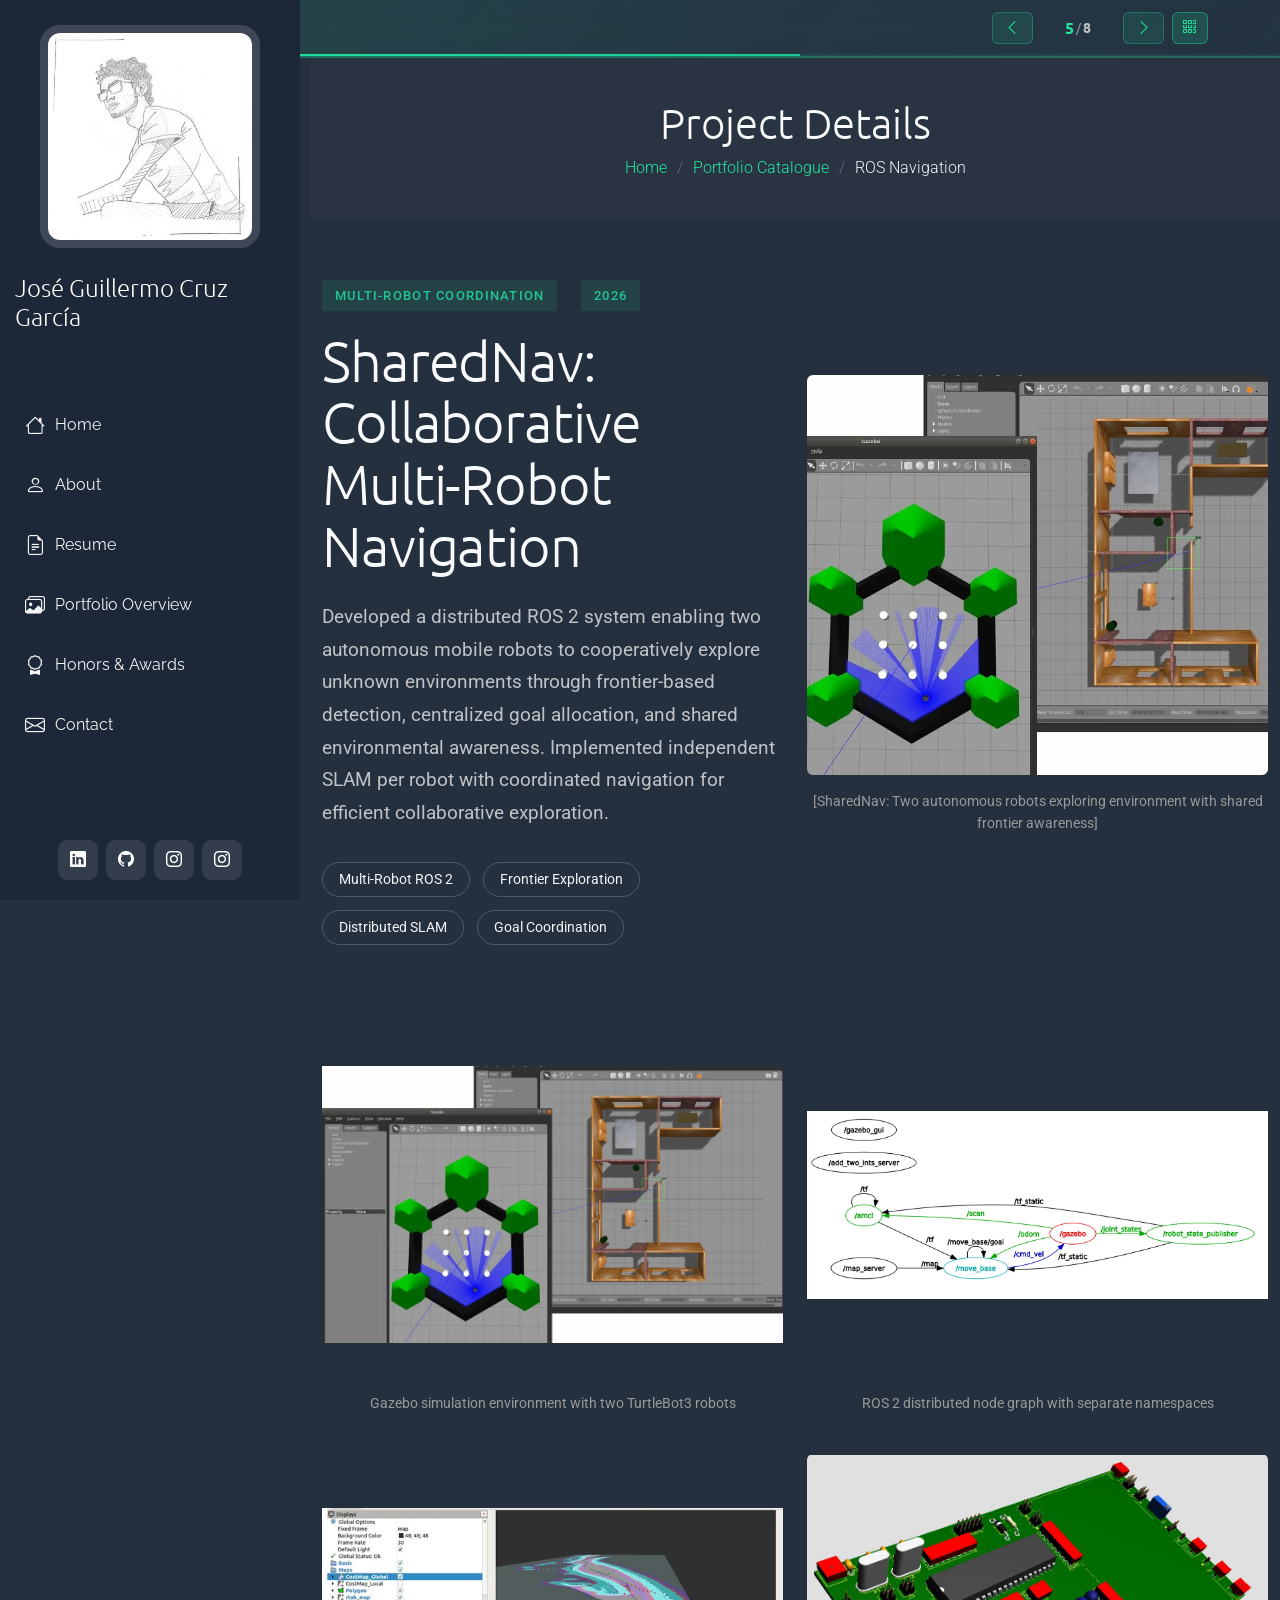
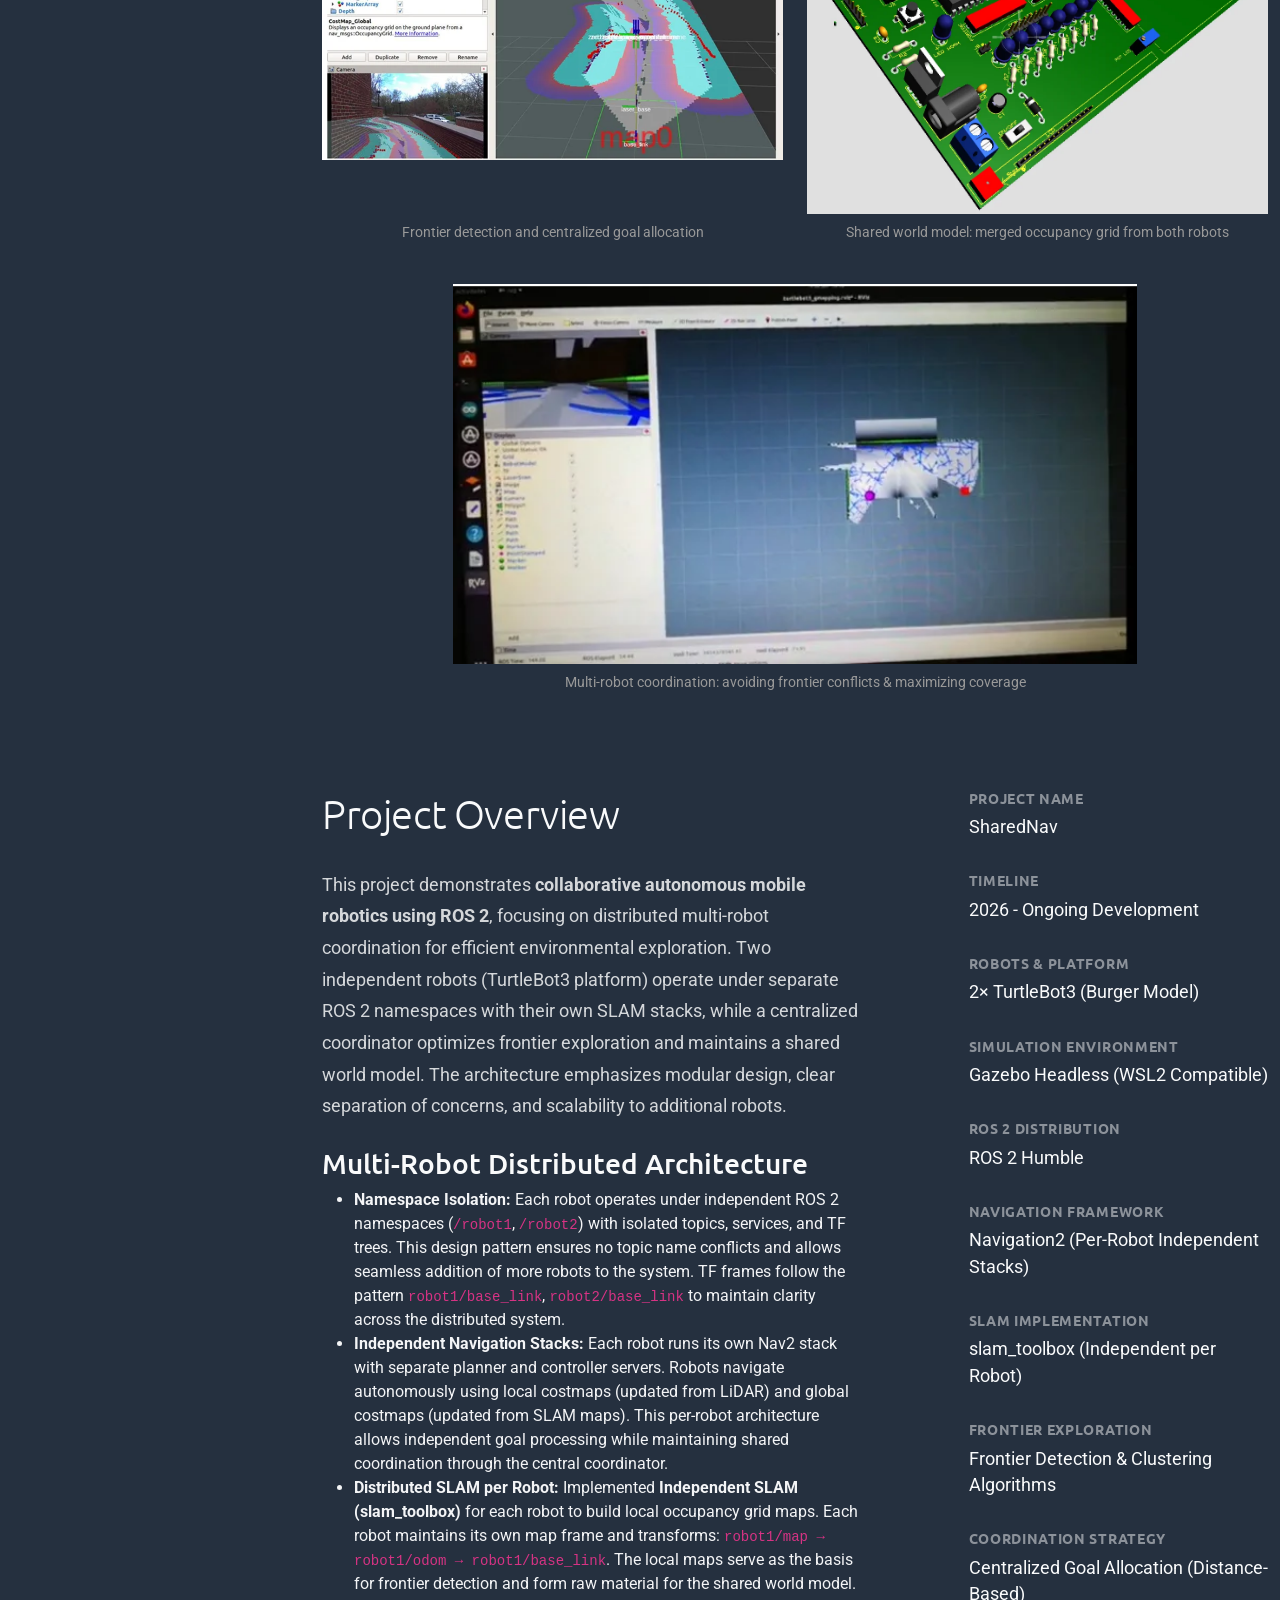
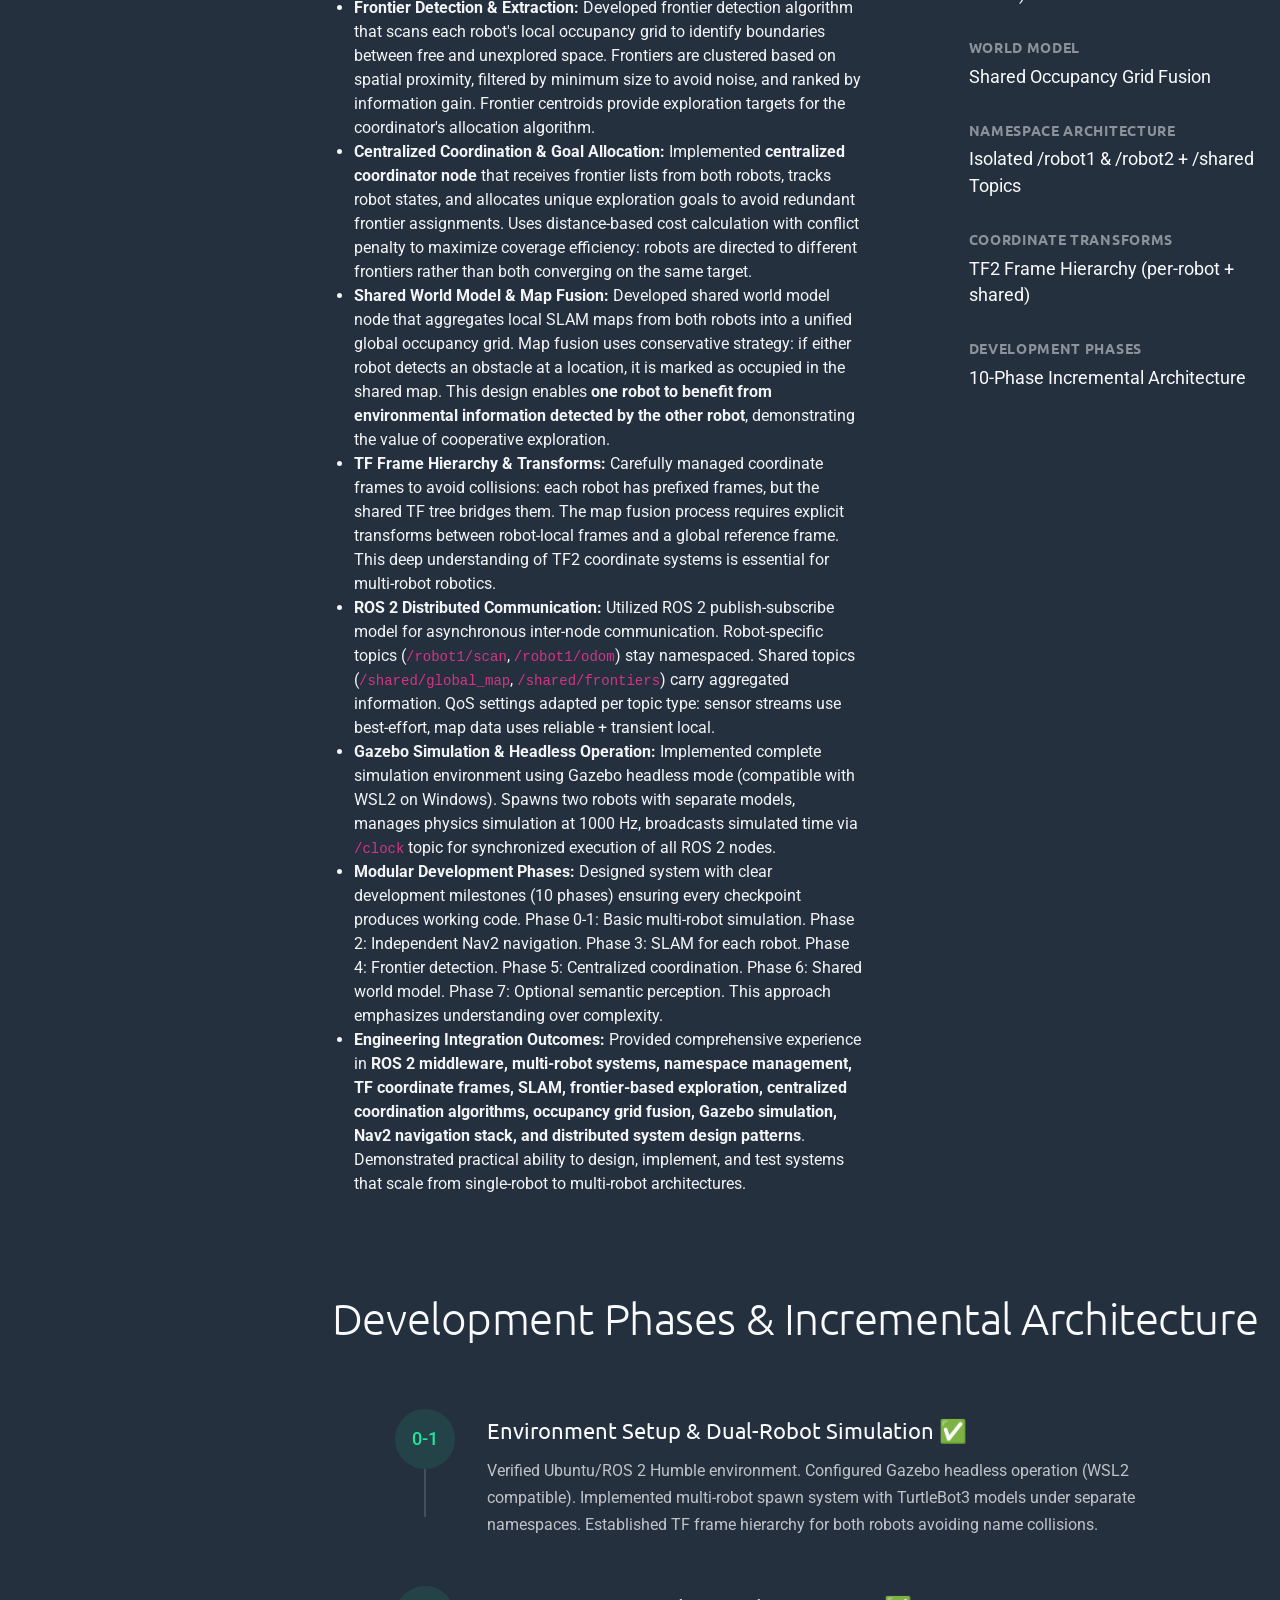
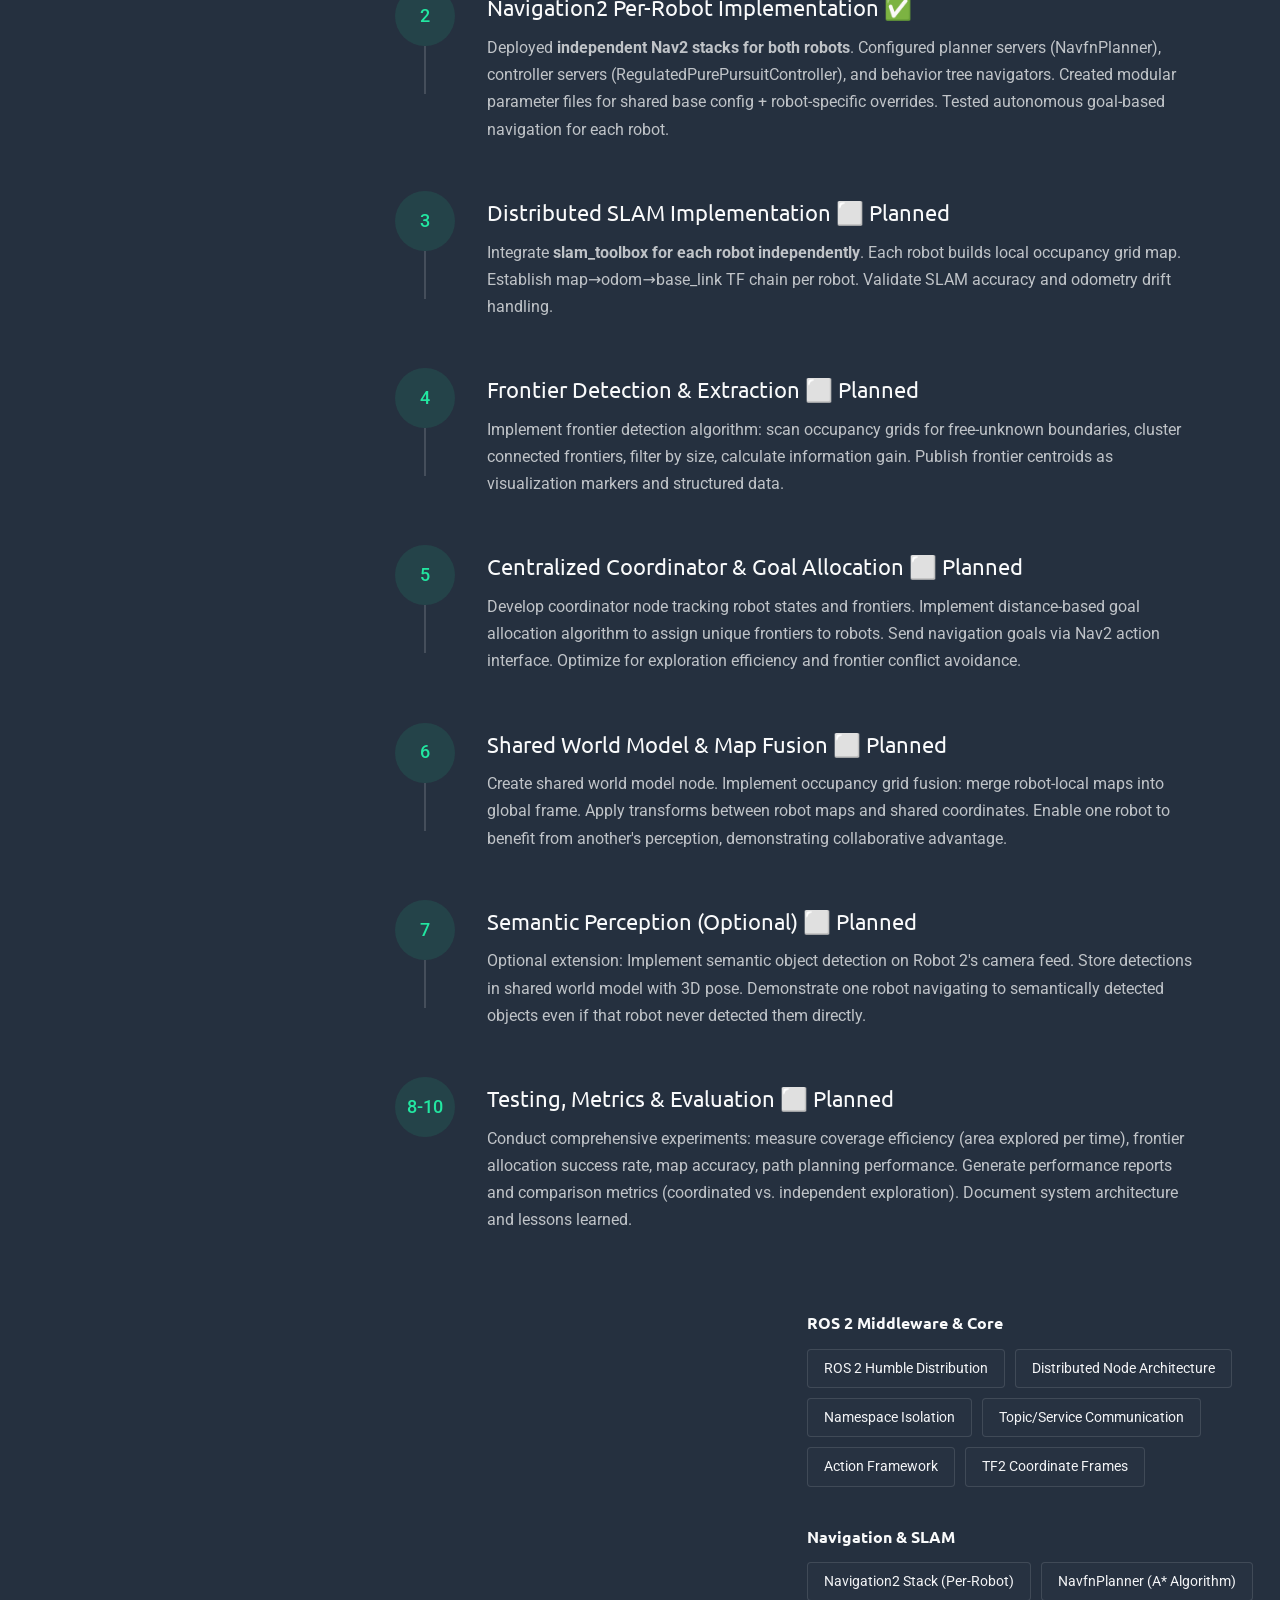
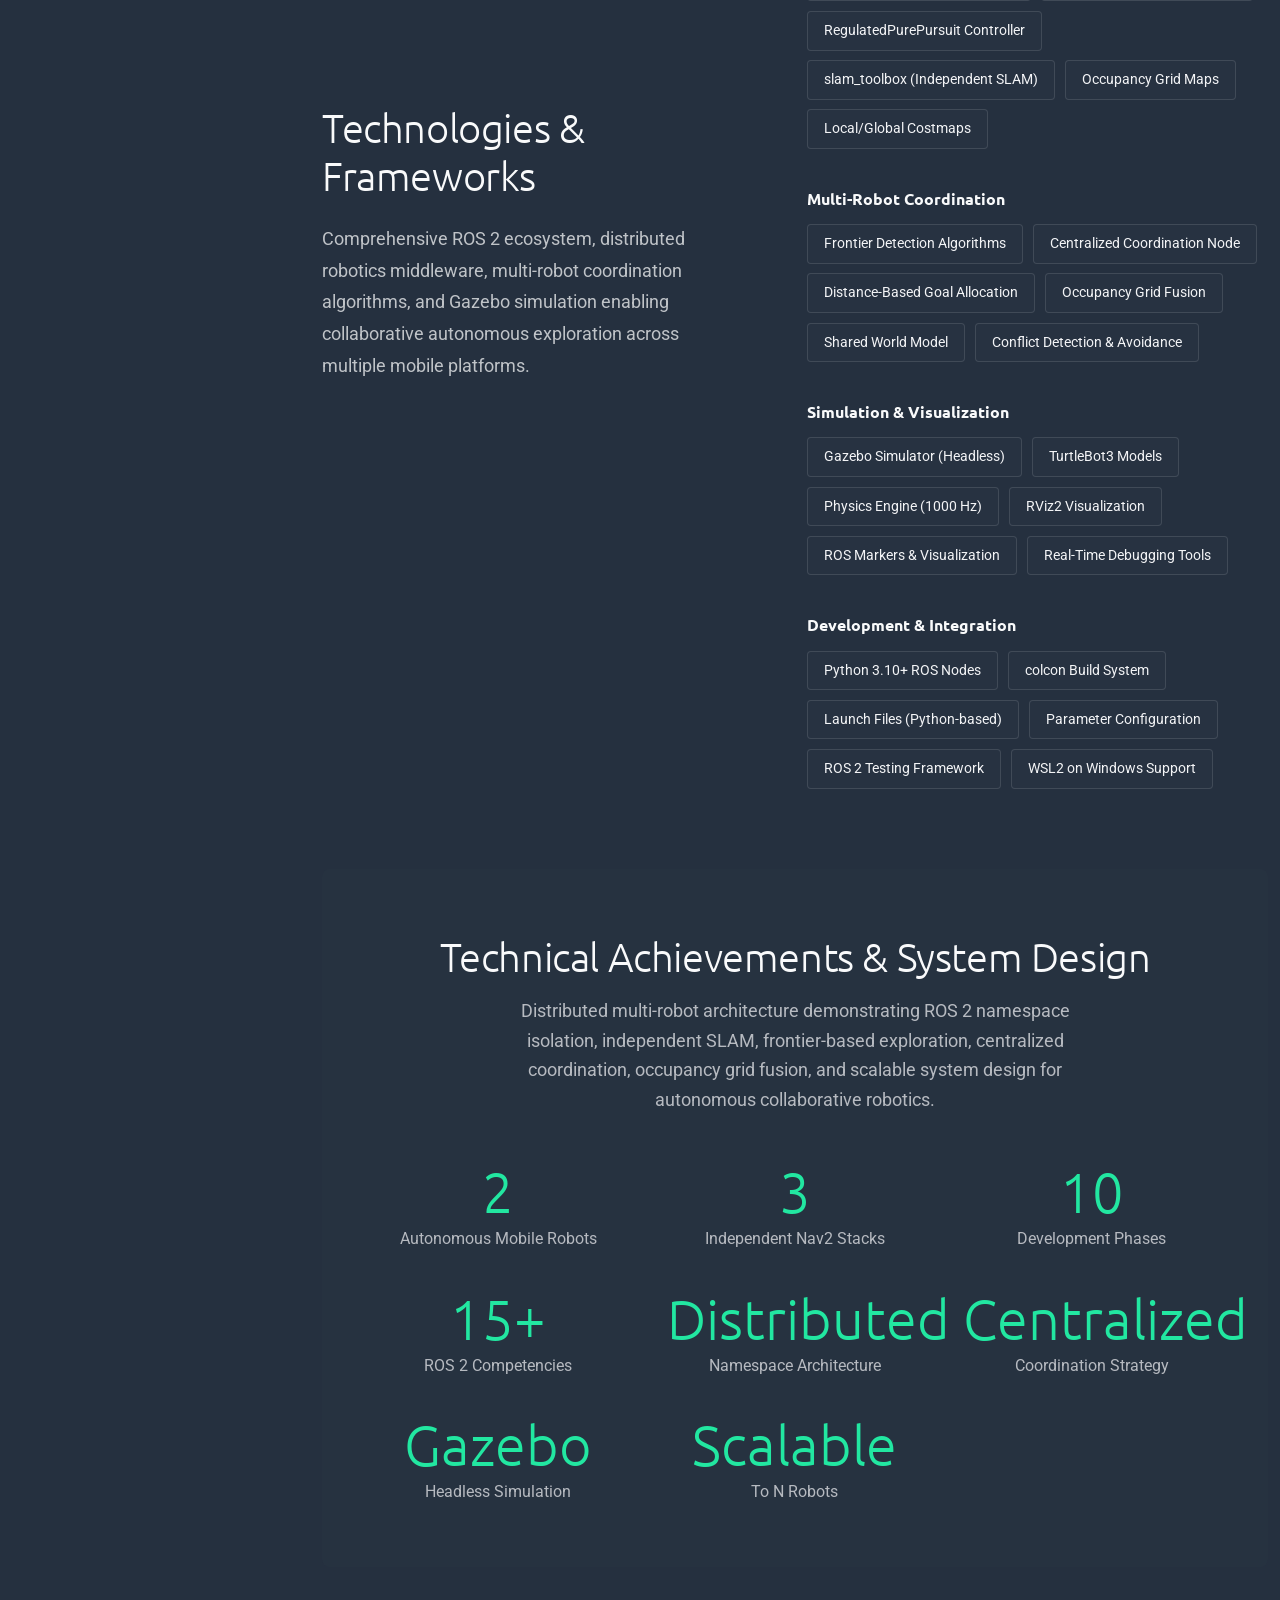
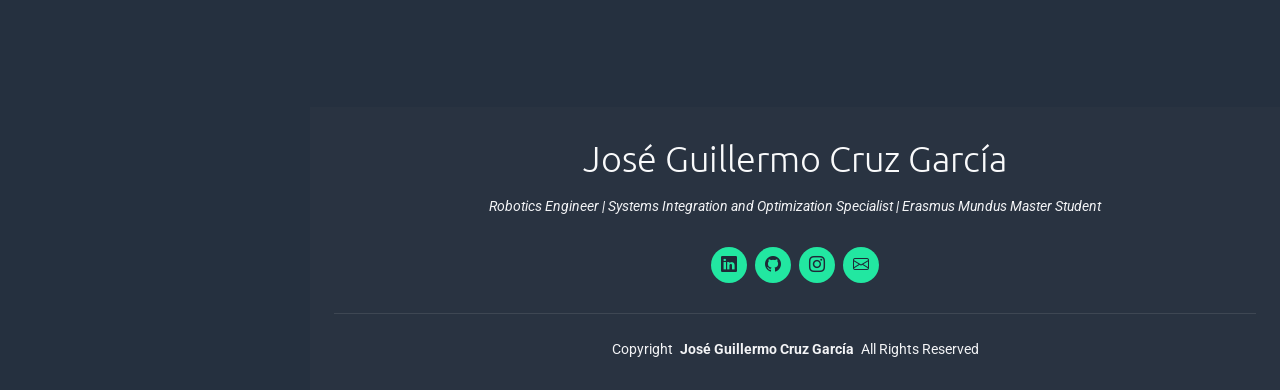
<file: projects/project-5-ros-navigation/project-5-ros-navigation.html>
<!DOCTYPE html>
<html lang="en">

<head>
  <meta charset="utf-8">
  <meta content="width=device-width, initial-scale=1.0" name="viewport">
  <title>SharedNav: Collaborative Multi-Robot Navigation - Project Details</title>
  <meta name="description" content="Distributed ROS 2 system for autonomous multi-robot exploration with frontier-based coordination and shared environmental awareness">

  <link href="../../assets/img/FWorld_Icon.png" rel="icon">
  <link href="../../assets/img/apple-touch-icon.png" rel="apple-touch-icon">
  <link href="https://fonts.googleapis.com" rel="preconnect">
  <link href="https://fonts.gstatic.com" rel="preconnect" crossorigin>
  <link href="https://fonts.googleapis.com/css2?family=Roboto:ital,wght@0,100;0,300;0,400;0,500;0,700;0,900;1,100;1,300;1,400;1,500;1,700;1,900&family=Raleway:ital,wght@0,100;0,200;0,300;0,400;0,500;0,600;0,700;0,800;0,900;1,100;1,200;1,300;1,400;1,500;1,600;1,700;1,800;1,900&family=Ubuntu:ital,wght@0,300;0,400;0,500;0,700;1,300;1,400;1,500;1,700&display=swap" rel="stylesheet">

  <link href="../../assets/vendor/bootstrap/css/bootstrap.min.css" rel="stylesheet">
  <link href="../../assets/vendor/bootstrap-icons/bootstrap-icons.css" rel="stylesheet">
  <link href="../../assets/vendor/aos/aos.css" rel="stylesheet">
  <link href="../../assets/vendor/glightbox/css/glightbox.min.css" rel="stylesheet">
  <link href="../../assets/vendor/swiper/swiper-bundle.min.css" rel="stylesheet">
  <link href="../../assets/css/main.css" rel="stylesheet">
  <!-- Project Navigator CSS -->
  <link href="../../assets/css/project-navigator.css" rel="stylesheet">
</head>

<body class="portfolio-details-page">

  <header id="header" class="header dark-background d-flex flex-column justify-content-between">
    <i class="header-toggle d-xl-none bi bi-list"></i>

    <div class="header-top">
      <div class="profile-img">
        <img src="../../assets/img/profile/memo lapiz.webp" alt="" class="img-fluid">
      </div>
      <a href="../../index.html" class="logo d-flex align-items-center justify-content-center">
        <h1 class="sitename">José Guillermo Cruz García</h1>
      </a>
    </div>

    <nav id="navmenu" class="navmenu">
      <ul>
        <li><a href="../../index.html#hero"><i class="bi bi-house navicon"></i>Home</a></li>
        <li><a href="../../index.html#about"><i class="bi bi-person navicon"></i> About</a></li>
        <li><a href="../../index.html#resume"><i class="bi bi-file-earmark-text navicon"></i> Resume</a></li>
        <li><a href="../../portfolio-details.html"><i class="bi bi-images navicon"></i> Portfolio Overview</a></li>
        <li><a href="../../index.html#honours"><i class="bi bi-award navicon"></i> Honors & Awards</a></li>
        <li><a href="../../index.html#contact"><i class="bi bi-envelope navicon"></i> Contact</a></li>
      </ul>
    </nav>

    <div class="social-links text-center">
      <a href="#" class="linkedin"><i class="bi bi-linkedin"></i></a>
      <a href="#" class="github"><i class="bi bi-github"></i></a>
      <a href="#" class="instagram"><i class="bi bi-instagram"></i></a>
      <a href="#" class="instagram"><i class="bi bi-instagram"></i></a>
    </div>
  </header>

  <main class="main">

    <div class="page-title light-background" style="padding: 40px 0;">
      <div class="container">
        <h1 style="margin: 0; padding: 0;">Project Details</h1>
        <nav class="breadcrumbs" style="margin-top: 8px;">
          <ol>
            <li><a href="../../index.html">Home</a></li>
            <li><a href="../../portfolio-details.html">Portfolio Catalogue</a></li>
            <li class="current">ROS Navigation</li>
          </ol>
        </nav>
      </div>
    </div>

    <section id="portfolio-details" class="portfolio-details section">

      <div class="container" data-aos="fade-up" data-aos-delay="100">

        <div class="hero-section">
          <div class="row align-items-center">
            <div class="col-lg-6" data-aos="fade-right">
              <div class="project-header">
                <div class="project-meta">
                  <span class="category">Multi-Robot Coordination</span>
                  <span class="year">2026</span>
                </div>
                <h1 class="project-title">SharedNav: Collaborative Multi-Robot Navigation</h1>
                <p class="project-summary">Developed a distributed ROS 2 system enabling two autonomous mobile robots to cooperatively explore unknown environments through frontier-based detection, centralized goal allocation, and shared environmental awareness. Implemented independent SLAM per robot with coordinated navigation for efficient collaborative exploration.</p>
                <div class="project-tags">
                  <span class="tag">Multi-Robot ROS 2</span>
                  <span class="tag">Frontier Exploration</span>
                  <span class="tag">Distributed SLAM</span>
                  <span class="tag">Goal Coordination</span>
                </div>
              </div>
            </div>
            <div class="col-lg-6" data-aos="fade-left" data-aos-delay="200">
              <div class="hero-image">
                <img src="../../projects/project-5-ros-navigation/img/Navigation.webp" alt="Multi-robot navigation system">
                <p style="text-align: center; margin-top: 1rem; color: #999; font-size: 0.9rem;">
                  [SharedNav: Two autonomous robots exploring environment with shared frontier awareness]
                </p>
              </div>
            </div>
          </div>
        </div>

        <div class="visual-showcase" data-aos="fade-up" data-aos-delay="100">
          <div class="showcase-gallery" style="display: grid; grid-template-columns: repeat(2, 1fr); gap: 1.5rem; max-width: 1100px; margin: 0 auto; height: auto;">
            <div class="gallery-item" data-aos="zoom-in" data-aos-delay="150">
              <img src="../../projects/project-5-ros-navigation/img/Navigation.webp" alt="Multi-robot navigation environment" class="img-fluid glightbox" style="height: 360px; object-fit: contain; width: 100%; min-height: 280px;">
              <p style="text-align: center; margin-top: 0.5rem; color: #999; font-size: 0.9rem;">Gazebo simulation environment with two TurtleBot3 robots</p>
            </div>
            <div class="gallery-item" data-aos="fade-up" data-aos-delay="200">
              <img src="../../projects/project-5-ros-navigation/img/Nodes.webp" alt="ROS 2 node architecture" class="img-fluid glightbox" style="height: 360px; object-fit: contain; width: 100%; min-height: 280px;">
              <p style="text-align: center; margin-top: 0.5rem; color: #999; font-size: 0.9rem;">ROS 2 distributed node graph with separate namespaces</p>
            </div>
            <div class="gallery-item" data-aos="fade-up" data-aos-delay="250">
              <img src="../../projects/project-5-ros-navigation/img/Nav.webp" alt="Frontier-based exploration" class="img-fluid glightbox" style="height: 360px; object-fit: contain; width: 100%; min-height: 280px;">
              <p style="text-align: center; margin-top: 0.5rem; color: #999; font-size: 0.9rem;">Frontier detection and centralized goal allocation</p>
            </div>
            <div class="gallery-item" data-aos="fade-up" data-aos-delay="300">
              <img src="../../projects/project-5-ros-navigation/img/Diseño PCB Tarjeta de Desarrollo.webp" alt="Shared world model visualization" class="img-fluid glightbox" style="height: 360px; object-fit: contain; width: 100%; min-height: 280px;">
              <p style="text-align: center; margin-top: 0.5rem; color: #999; font-size: 0.9rem;">Shared world model: merged occupancy grid from both robots</p>
            </div>
            <div class="gallery-item" data-aos="fade-up" data-aos-delay="350" style="grid-column: span 2;">
              <img src="../../projects/project-5-ros-navigation/img/RRT_Exploration.webp" alt="Multi-robot coordination" class="img-fluid glightbox" style="height: 380px; object-fit: contain; width: 100%; min-height: 300px; border-radius: 12px;">
              <p style="text-align: center; margin-top: 0.5rem; color: #999; font-size: 0.9rem;">Multi-robot coordination: avoiding frontier conflicts & maximizing coverage</p>
            </div>
          </div>
        </div>

        <div class="content-section">
          <div class="row">
            <div class="col-lg-7" data-aos="fade-up" data-aos-delay="100">
              <div class="main-content">
                <h2>Project Overview</h2>
                <p>This project demonstrates <strong>collaborative autonomous mobile robotics using ROS 2</strong>, focusing on distributed multi-robot coordination for efficient environmental exploration. Two independent robots (TurtleBot3 platform) operate under separate ROS 2 namespaces with their own SLAM stacks, while a centralized coordinator optimizes frontier exploration and maintains a shared world model. The architecture emphasizes modular design, clear separation of concerns, and scalability to additional robots.</p>
                
                <h3>Multi-Robot Distributed Architecture</h3>
                <ul>
                  <li><strong>Namespace Isolation:</strong> Each robot operates under independent ROS 2 namespaces (<code>/robot1</code>, <code>/robot2</code>) with isolated topics, services, and TF trees. This design pattern ensures no topic name conflicts and allows seamless addition of more robots to the system. TF frames follow the pattern <code>robot1/base_link</code>, <code>robot2/base_link</code> to maintain clarity across the distributed system.</li>
                  
                  <li><strong>Independent Navigation Stacks:</strong> Each robot runs its own Nav2 stack with separate planner and controller servers. Robots navigate autonomously using local costmaps (updated from LiDAR) and global costmaps (updated from SLAM maps). This per-robot architecture allows independent goal processing while maintaining shared coordination through the central coordinator.</li>
                  
                  <li><strong>Distributed SLAM per Robot:</strong> Implemented <strong>Independent SLAM (slam_toolbox)</strong> for each robot to build local occupancy grid maps. Each robot maintains its own map frame and transforms: <code>robot1/map → robot1/odom → robot1/base_link</code>. The local maps serve as the basis for frontier detection and form raw material for the shared world model.</li>
                  
                  <li><strong>Frontier Detection & Extraction:</strong> Developed frontier detection algorithm that scans each robot's local occupancy grid to identify boundaries between free and unexplored space. Frontiers are clustered based on spatial proximity, filtered by minimum size to avoid noise, and ranked by information gain. Frontier centroids provide exploration targets for the coordinator's allocation algorithm.</li>
                  
                  <li><strong>Centralized Coordination & Goal Allocation:</strong> Implemented <strong>centralized coordinator node</strong> that receives frontier lists from both robots, tracks robot states, and allocates unique exploration goals to avoid redundant frontier assignments. Uses distance-based cost calculation with conflict penalty to maximize coverage efficiency: robots are directed to different frontiers rather than both converging on the same target.</li>
                  
                  <li><strong>Shared World Model & Map Fusion:</strong> Developed shared world model node that aggregates local SLAM maps from both robots into a unified global occupancy grid. Map fusion uses conservative strategy: if either robot detects an obstacle at a location, it is marked as occupied in the shared map. This design enables <strong>one robot to benefit from environmental information detected by the other robot</strong>, demonstrating the value of cooperative exploration.</li>
                  
                  <li><strong>TF Frame Hierarchy & Transforms:</strong> Carefully managed coordinate frames to avoid collisions: each robot has prefixed frames, but the shared TF tree bridges them. The map fusion process requires explicit transforms between robot-local frames and a global reference frame. This deep understanding of TF2 coordinate systems is essential for multi-robot robotics.</li>
                  
                  <li><strong>ROS 2 Distributed Communication:</strong> Utilized ROS 2 publish-subscribe model for asynchronous inter-node communication. Robot-specific topics (<code>/robot1/scan</code>, <code>/robot1/odom</code>) stay namespaced. Shared topics (<code>/shared/global_map</code>, <code>/shared/frontiers</code>) carry aggregated information. QoS settings adapted per topic type: sensor streams use best-effort, map data uses reliable + transient local.</li>
                  
                  <li><strong>Gazebo Simulation & Headless Operation:</strong> Implemented complete simulation environment using Gazebo headless mode (compatible with WSL2 on Windows). Spawns two robots with separate models, manages physics simulation at 1000 Hz, broadcasts simulated time via <code>/clock</code> topic for synchronized execution of all ROS 2 nodes.</li>
                  
                  <li><strong>Modular Development Phases:</strong> Designed system with clear development milestones (10 phases) ensuring every checkpoint produces working code. Phase 0-1: Basic multi-robot simulation. Phase 2: Independent Nav2 navigation. Phase 3: SLAM for each robot. Phase 4: Frontier detection. Phase 5: Centralized coordination. Phase 6: Shared world model. Phase 7: Optional semantic perception. This approach emphasizes understanding over complexity.</li>
                  
                  <li><strong>Engineering Integration Outcomes:</strong> Provided comprehensive experience in <strong>ROS 2 middleware, multi-robot systems, namespace management, TF coordinate frames, SLAM, frontier-based exploration, centralized coordination algorithms, occupancy grid fusion, Gazebo simulation, Nav2 navigation stack, and distributed system design patterns</strong>. Demonstrated practical ability to design, implement, and test systems that scale from single-robot to multi-robot architectures.</li>
                </ul>
              </div>
            </div>
            <div class="col-lg-4 offset-lg-1" data-aos="fade-up" data-aos-delay="200">
              <div class="project-specs">
                <div class="spec-item">
                  <h5>Project Name</h5>
                  <p>SharedNav</p>
                </div>
                <div class="spec-item">
                  <h5>Timeline</h5>
                  <p>2026 - Ongoing Development</p>
                </div>
                <div class="spec-item">
                  <h5>Robots & Platform</h5>
                  <p>2× TurtleBot3 (Burger Model)</p>
                </div>
                <div class="spec-item">
                  <h5>Simulation Environment</h5>
                  <p>Gazebo Headless (WSL2 Compatible)</p>
                </div>
                <div class="spec-item">
                  <h5>ROS 2 Distribution</h5>
                  <p>ROS 2 Humble</p>
                </div>
                <div class="spec-item">
                  <h5>Navigation Framework</h5>
                  <p>Navigation2 (Per-Robot Independent Stacks)</p>
                </div>
                <div class="spec-item">
                  <h5>SLAM Implementation</h5>
                  <p>slam_toolbox (Independent per Robot)</p>
                </div>
                <div class="spec-item">
                  <h5>Frontier Exploration</h5>
                  <p>Frontier Detection & Clustering Algorithms</p>
                </div>
                <div class="spec-item">
                  <h5>Coordination Strategy</h5>
                  <p>Centralized Goal Allocation (Distance-Based)</p>
                </div>
                <div class="spec-item">
                  <h5>World Model</h5>
                  <p>Shared Occupancy Grid Fusion</p>
                </div>
                <div class="spec-item">
                  <h5>Namespace Architecture</h5>
                  <p>Isolated /robot1 & /robot2 + /shared Topics</p>
                </div>
                <div class="spec-item">
                  <h5>Coordinate Transforms</h5>
                  <p>TF2 Frame Hierarchy (per-robot + shared)</p>
                </div>
                <div class="spec-item">
                  <h5>Development Phases</h5>
                  <p>10-Phase Incremental Architecture</p>
                </div>
              </div>
            </div>
          </div>
        </div>

        <div class="process-timeline" data-aos="fade-up" data-aos-delay="100">
          <div class="timeline-header">
            <h2>Development Phases & Incremental Architecture</h2>
          </div>
          <div class="timeline-steps">
            <div class="timeline-item" data-aos="fade-up" data-aos-delay="150">
              <div class="step-marker">
                <span class="step-number">0-1</span>
              </div>
              <div class="step-content">
                <h4>Environment Setup & Dual-Robot Simulation ✅</h4>
                <p>Verified Ubuntu/ROS 2 Humble environment. Configured Gazebo headless operation (WSL2 compatible). Implemented multi-robot spawn system with TurtleBot3 models under separate namespaces. Established TF frame hierarchy for both robots avoiding name collisions.</p>
              </div>
            </div>
            <div class="timeline-item" data-aos="fade-up" data-aos-delay="200">
              <div class="step-marker">
                <span class="step-number">2</span>
              </div>
              <div class="step-content">
                <h4>Navigation2 Per-Robot Implementation ✅</h4>
                <p>Deployed <strong>independent Nav2 stacks for both robots</strong>. Configured planner servers (NavfnPlanner), controller servers (RegulatedPurePursuitController), and behavior tree navigators. Created modular parameter files for shared base config + robot-specific overrides. Tested autonomous goal-based navigation for each robot.</p>
              </div>
            </div>
            <div class="timeline-item" data-aos="fade-up" data-aos-delay="250">
              <div class="step-marker">
                <span class="step-number">3</span>
              </div>
              <div class="step-content">
                <h4>Distributed SLAM Implementation ⬜ Planned</h4>
                <p>Integrate <strong>slam_toolbox for each robot independently</strong>. Each robot builds local occupancy grid map. Establish map→odom→base_link TF chain per robot. Validate SLAM accuracy and odometry drift handling.</p>
              </div>
            </div>
            <div class="timeline-item" data-aos="fade-up" data-aos-delay="300">
              <div class="step-marker">
                <span class="step-number">4</span>
              </div>
              <div class="step-content">
                <h4>Frontier Detection & Extraction ⬜ Planned</h4>
                <p>Implement frontier detection algorithm: scan occupancy grids for free-unknown boundaries, cluster connected frontiers, filter by size, calculate information gain. Publish frontier centroids as visualization markers and structured data.</p>
              </div>
            </div>
            <div class="timeline-item" data-aos="fade-up" data-aos-delay="350">
              <div class="step-marker">
                <span class="step-number">5</span>
              </div>
              <div class="step-content">
                <h4>Centralized Coordinator & Goal Allocation ⬜ Planned</h4>
                <p>Develop coordinator node tracking robot states and frontiers. Implement distance-based goal allocation algorithm to assign unique frontiers to robots. Send navigation goals via Nav2 action interface. Optimize for exploration efficiency and frontier conflict avoidance.</p>
              </div>
            </div>
            <div class="timeline-item" data-aos="fade-up" data-aos-delay="400">
              <div class="step-marker">
                <span class="step-number">6</span>
              </div>
              <div class="step-content">
                <h4>Shared World Model & Map Fusion ⬜ Planned</h4>
                <p>Create shared world model node. Implement occupancy grid fusion: merge robot-local maps into global frame. Apply transforms between robot maps and shared coordinates. Enable one robot to benefit from another's perception, demonstrating collaborative advantage.</p>
              </div>
            </div>
            <div class="timeline-item" data-aos="fade-up" data-aos-delay="450">
              <div class="step-marker">
                <span class="step-number">7</span>
              </div>
              <div class="step-content">
                <h4>Semantic Perception (Optional) ⬜ Planned</h4>
                <p>Optional extension: Implement semantic object detection on Robot 2's camera feed. Store detections in shared world model with 3D pose. Demonstrate one robot navigating to semantically detected objects even if that robot never detected them directly.</p>
              </div>
            </div>
            <div class="timeline-item" data-aos="fade-up" data-aos-delay="500">
              <div class="step-marker">
                <span class="step-number">8-10</span>
              </div>
              <div class="step-content">
                <h4>Testing, Metrics & Evaluation ⬜ Planned</h4>
                <p>Conduct comprehensive experiments: measure coverage efficiency (area explored per time), frontier allocation success rate, map accuracy, path planning performance. Generate performance reports and comparison metrics (coordinated vs. independent exploration). Document system architecture and lessons learned.</p>
              </div>
            </div>
          </div>
        </div>

        <div class="tools-section" data-aos="fade-up" data-aos-delay="100">
          <div class="row align-items-center">
            <div class="col-lg-5">
              <h2>Technologies & Frameworks</h2>
              <p>Comprehensive ROS 2 ecosystem, distributed robotics middleware, multi-robot coordination algorithms, and Gazebo simulation enabling collaborative autonomous exploration across multiple mobile platforms.</p>
            </div>
            <div class="col-lg-6 offset-lg-1">
              <div class="tools-grid">
                <div class="tool-category" data-aos="fade-up" data-aos-delay="150">
                  <h5>ROS 2 Middleware & Core</h5>
                  <div class="tool-list">
                    <span class="tool-item">ROS 2 Humble Distribution</span>
                    <span class="tool-item">Distributed Node Architecture</span>
                    <span class="tool-item">Namespace Isolation</span>
                    <span class="tool-item">Topic/Service Communication</span>
                    <span class="tool-item">Action Framework</span>
                    <span class="tool-item">TF2 Coordinate Frames</span>
                  </div>
                </div>
                <div class="tool-category" data-aos="fade-up" data-aos-delay="200">
                  <h5>Navigation & SLAM</h5>
                  <div class="tool-list">
                    <span class="tool-item">Navigation2 Stack (Per-Robot)</span>
                    <span class="tool-item">NavfnPlanner (A* Algorithm)</span>
                    <span class="tool-item">RegulatedPurePursuit Controller</span>
                    <span class="tool-item">slam_toolbox (Independent SLAM)</span>
                    <span class="tool-item">Occupancy Grid Maps</span>
                    <span class="tool-item">Local/Global Costmaps</span>
                  </div>
                </div>
                <div class="tool-category" data-aos="fade-up" data-aos-delay="250">
                  <h5>Multi-Robot Coordination</h5>
                  <div class="tool-list">
                    <span class="tool-item">Frontier Detection Algorithms</span>
                    <span class="tool-item">Centralized Coordination Node</span>
                    <span class="tool-item">Distance-Based Goal Allocation</span>
                    <span class="tool-item">Occupancy Grid Fusion</span>
                    <span class="tool-item">Shared World Model</span>
                    <span class="tool-item">Conflict Detection & Avoidance</span>
                  </div>
                </div>
                <div class="tool-category" data-aos="fade-up" data-aos-delay="300">
                  <h5>Simulation & Visualization</h5>
                  <div class="tool-list">
                    <span class="tool-item">Gazebo Simulator (Headless)</span>
                    <span class="tool-item">TurtleBot3 Models</span>
                    <span class="tool-item">Physics Engine (1000 Hz)</span>
                    <span class="tool-item">RViz2 Visualization</span>
                    <span class="tool-item">ROS Markers & Visualization</span>
                    <span class="tool-item">Real-Time Debugging Tools</span>
                  </div>
                </div>
                <div class="tool-category" data-aos="fade-up" data-aos-delay="350">
                  <h5>Development & Integration</h5>
                  <div class="tool-list">
                    <span class="tool-item">Python 3.10+ ROS Nodes</span>
                    <span class="tool-item">colcon Build System</span>
                    <span class="tool-item">Launch Files (Python-based)</span>
                    <span class="tool-item">Parameter Configuration</span>
                    <span class="tool-item">ROS 2 Testing Framework</span>
                    <span class="tool-item">WSL2 on Windows Support</span>
                  </div>
                </div>
              </div>
            </div>
          </div>
        </div>

        <div class="impact-metrics" data-aos="fade-up" data-aos-delay="100">
          <div class="metrics-container">
            <div class="metrics-header">
              <h2>Technical Achievements & System Design</h2>
              <p>Distributed multi-robot architecture demonstrating ROS 2 namespace isolation, independent SLAM, frontier-based exploration, centralized coordination, occupancy grid fusion, and scalable system design for autonomous collaborative robotics.</p>
            </div>
            <div class="metrics-grid">
              <div class="metric-card" data-aos="fade-up" data-aos-delay="150">
                <div class="metric-value">2</div>
                <div class="metric-label">Autonomous Mobile Robots</div>
              </div>
              <div class="metric-card" data-aos="fade-up" data-aos-delay="200">
                <div class="metric-value">3</div>
                <div class="metric-label">Independent Nav2 Stacks</div>
              </div>
              <div class="metric-card" data-aos="fade-up" data-aos-delay="250">
                <div class="metric-value">10</div>
                <div class="metric-label">Development Phases</div>
              </div>
              <div class="metric-card" data-aos="fade-up" data-aos-delay="300">
                <div class="metric-value">15+</div>
                <div class="metric-label">ROS 2 Competencies</div>
              </div>
              <div class="metric-card" data-aos="fade-up" data-aos-delay="350">
                <div class="metric-value">Distributed</div>
                <div class="metric-label">Namespace Architecture</div>
              </div>
              <div class="metric-card" data-aos="fade-up" data-aos-delay="400">
                <div class="metric-value">Centralized</div>
                <div class="metric-label">Coordination Strategy</div>
              </div>
              <div class="metric-card" data-aos="fade-up" data-aos-delay="450">
                <div class="metric-value">Gazebo</div>
                <div class="metric-label">Headless Simulation</div>
              </div>
              <div class="metric-card" data-aos="fade-up" data-aos-delay="500">
                <div class="metric-value">Scalable</div>
                <div class="metric-label">To N Robots</div>
              </div>
            </div>
          </div>
        </div>

      </div>

    </section>

  </main>

  <footer id="footer" class="footer light-background">
    <div class="container">
      <h3 class="sitename">José Guillermo Cruz García</h3>
      <p>Robotics Engineer | Systems Integration and Optimization Specialist | Erasmus Mundus Master Student</p>
      <div class="social-links d-flex justify-content-center">
        <a href="https://www.linkedin.com/in/joseguillermocruzgarcia36a85719a/?lipi=urn%3Ali%3Apage%3Ad_flagship3_profile_view_base_contact_details%3BCsJ8fkwVSai%2BfXgGgVtv5Q%3D%3D" target="_blank" title="LinkedIn"><i class="bi bi-linkedin"></i></a>
        <a href="https://github.com/MemoCruz01" target="_blank" title="GitHub"><i class="bi bi-github"></i></a>
        <a href="https://www.instagram.com/memocruz_01/" target="_blank" title="Instagram"><i class="bi bi-instagram"></i></a>
        <a href="mailto:ing.jose.cruzg@gmail.com" title="Email"><i class="bi bi-envelope"></i></a>
      </div>
      <div class="container">
        <div class="copyright">
          <span>Copyright</span> <strong class="px-1 sitename">José Guillermo Cruz García</strong> <span>All Rights Reserved</span>
        </div>
      </div>
    </div>
  </footer>

  <a href="#" id="scroll-top" class="scroll-top d-flex align-items-center justify-content-center"><i class="bi bi-arrow-up-short"></i></a>
  <div id="preloader"></div>

  <script src="../../assets/vendor/bootstrap/js/bootstrap.bundle.min.js"></script>
  <script src="../../assets/vendor/aos/aos.js"></script>
  <script src="../../assets/vendor/glightbox/js/glightbox.min.js"></script>
  <script src="../../assets/vendor/swiper/swiper-bundle.min.js"></script>
  <script src="../../assets/js/main.js"></script>
  <!-- Project Navigator JS -->
  <script src="../../assets/js/project-navigator.js"></script>

</body>

</html>
</file>
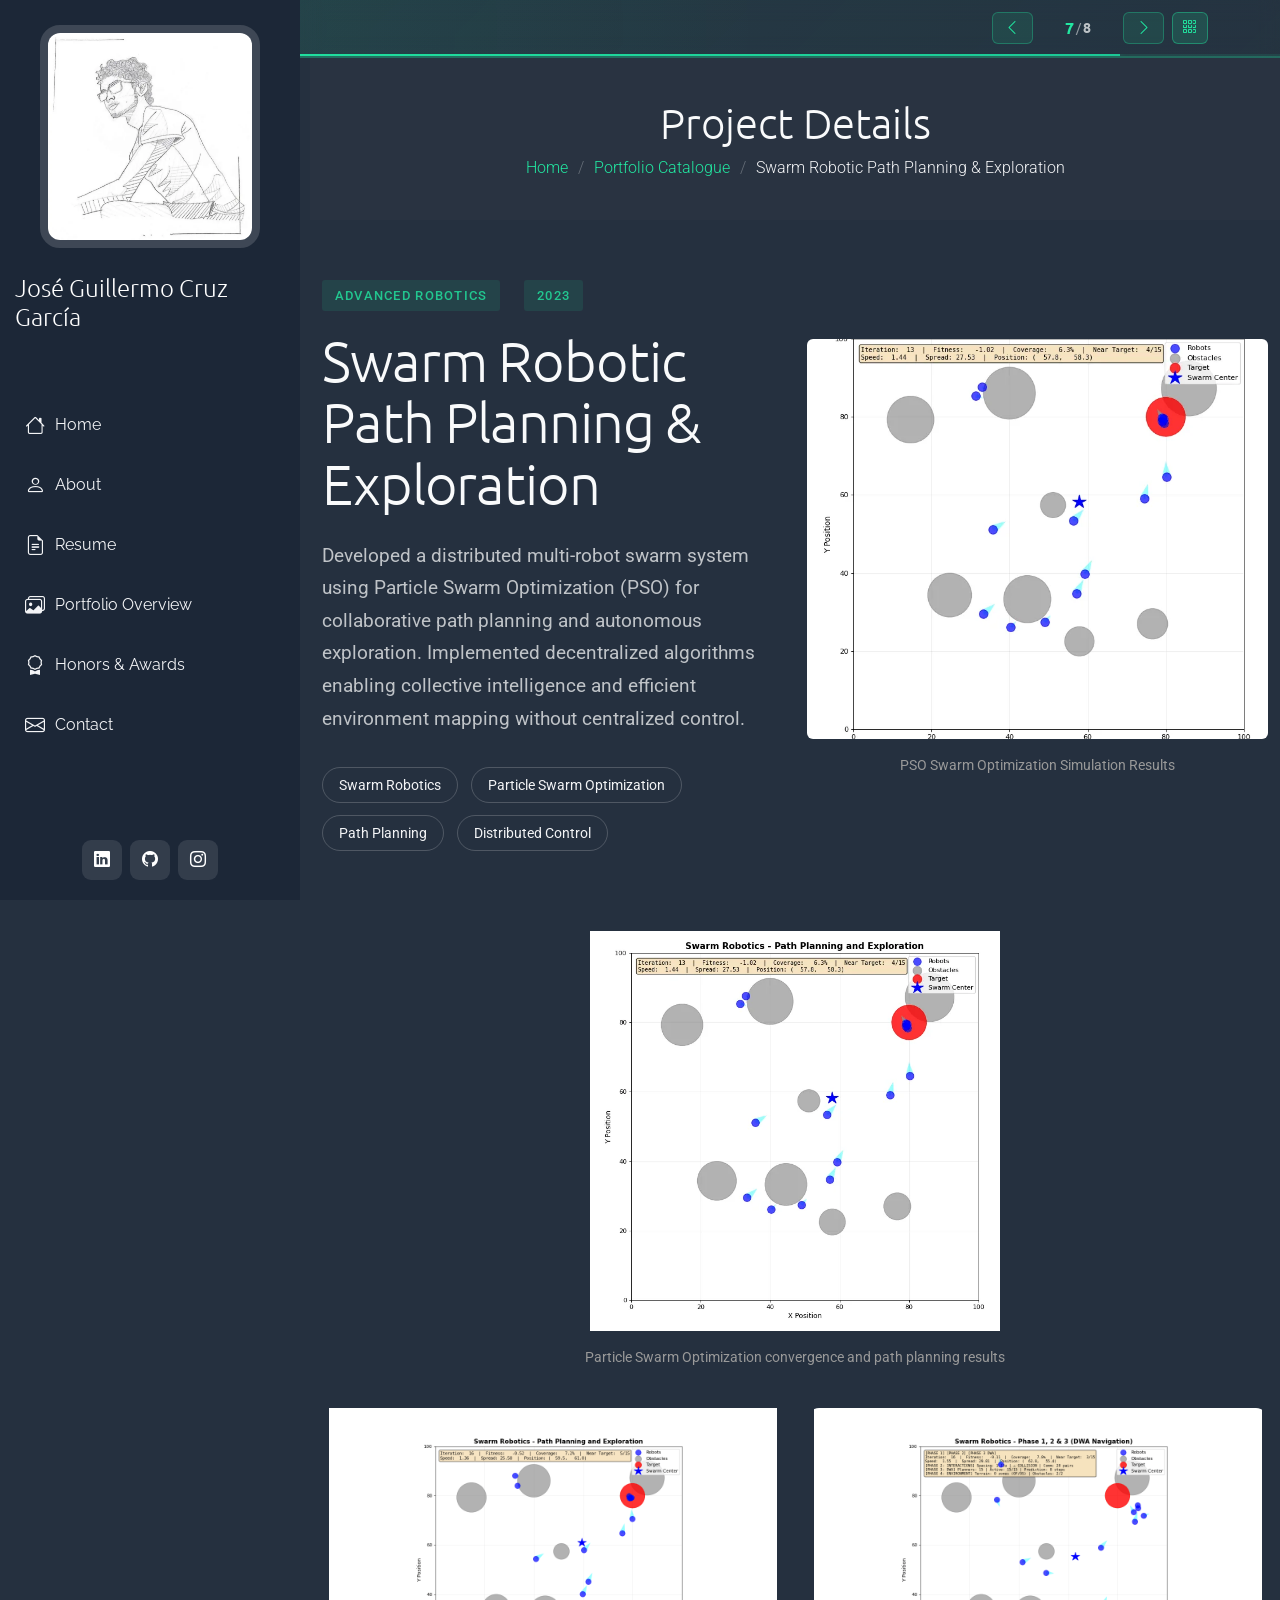
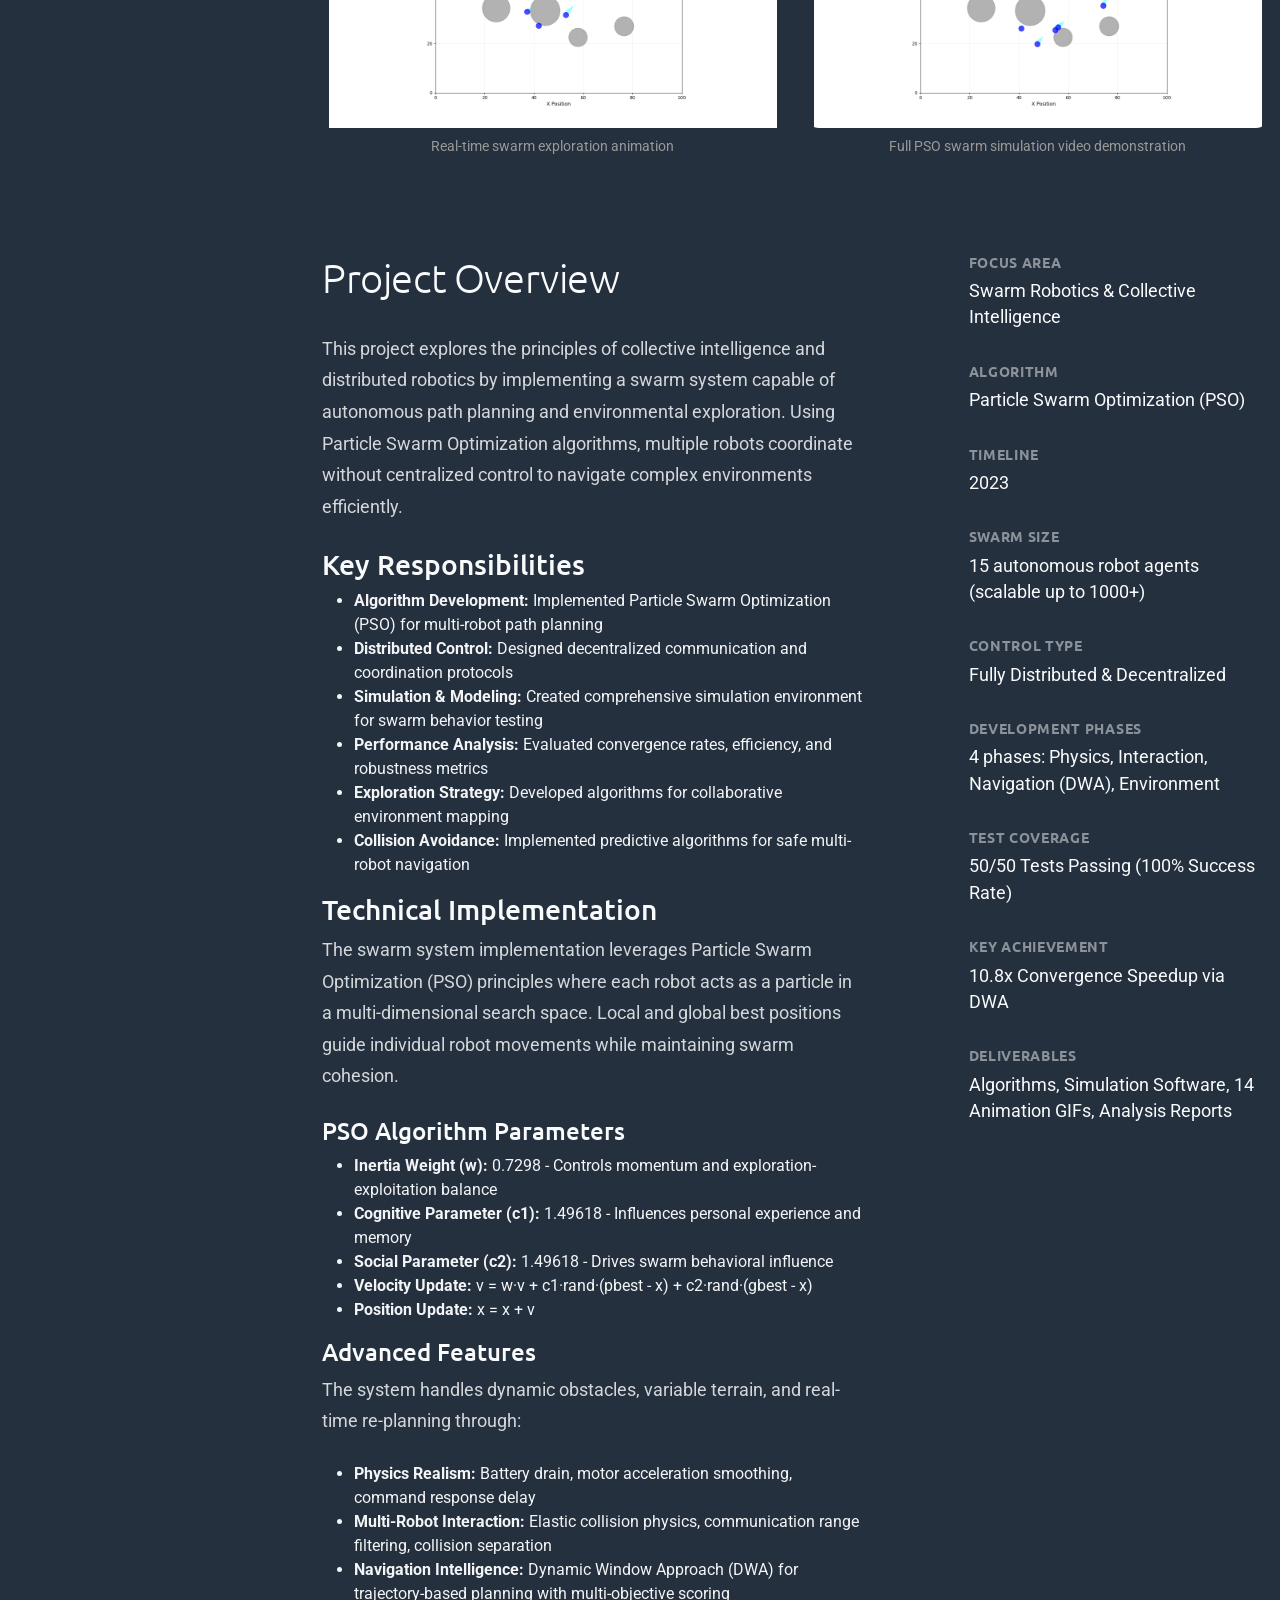
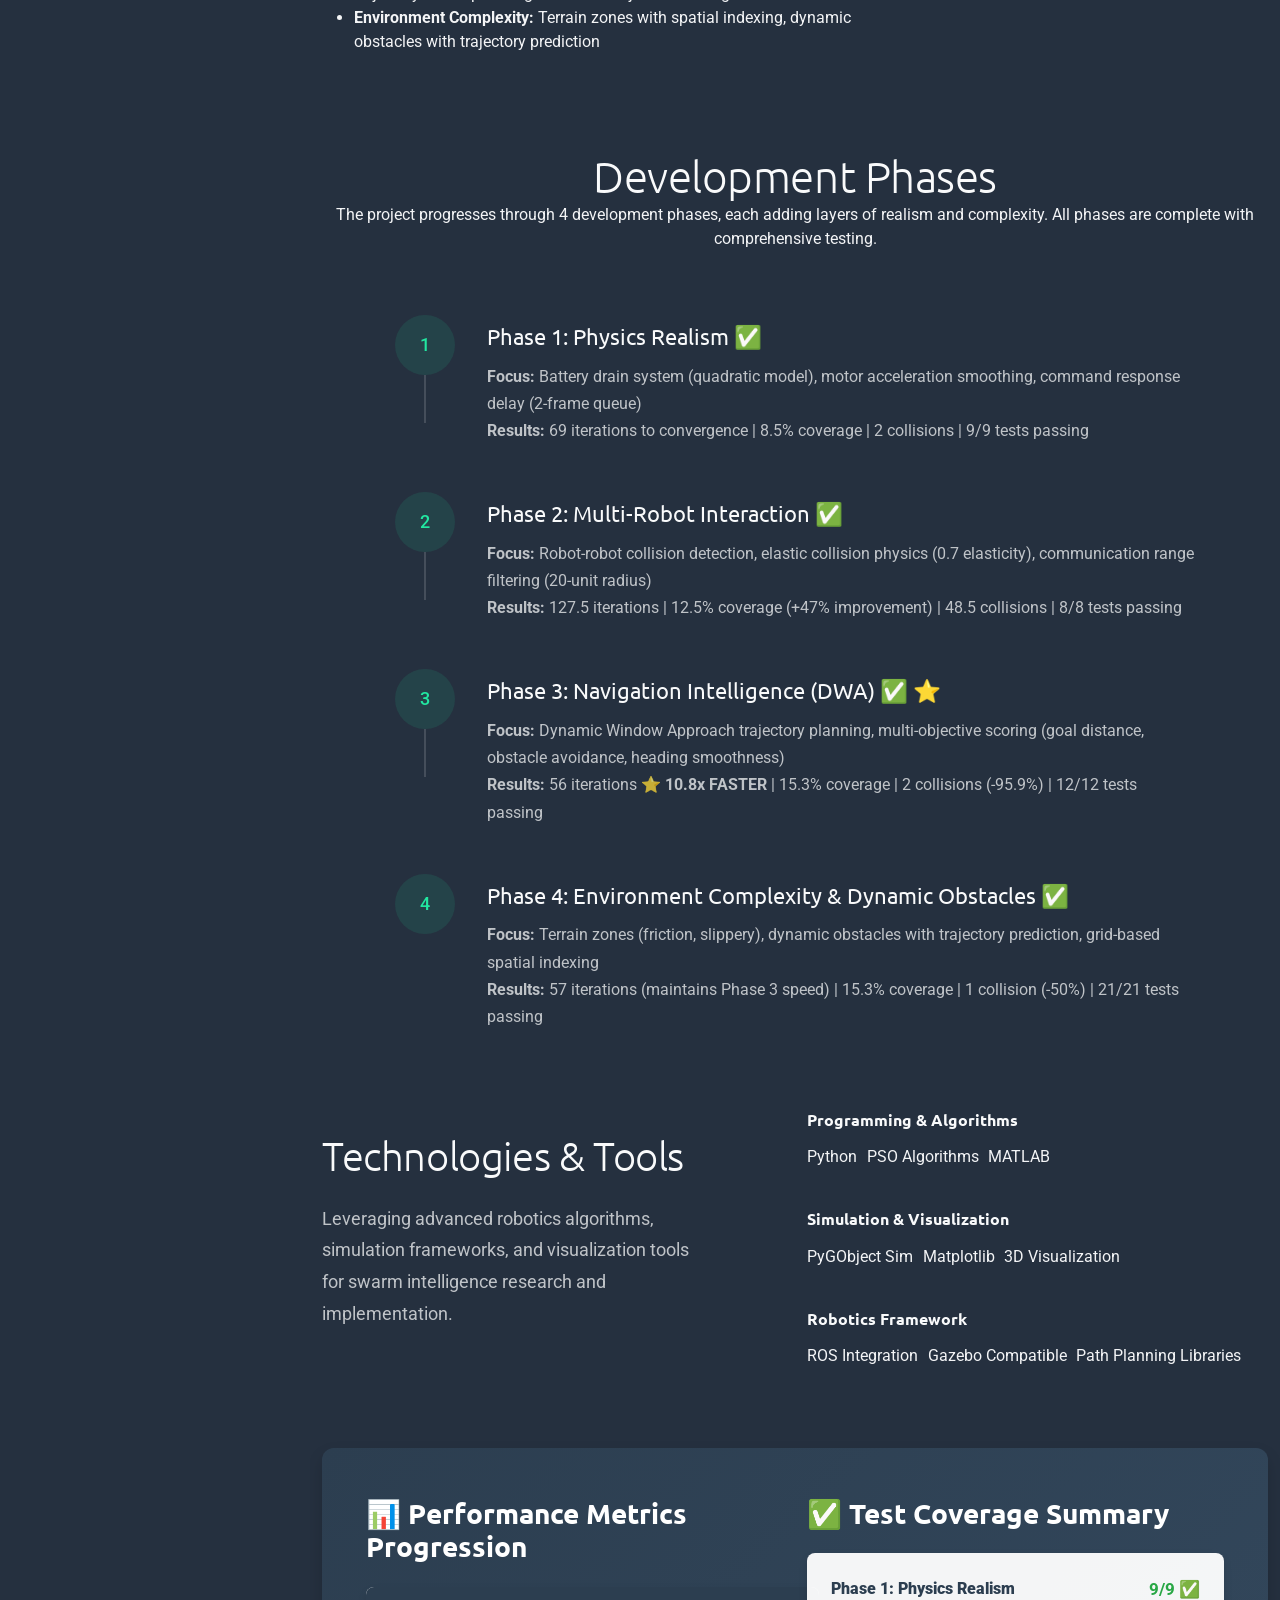
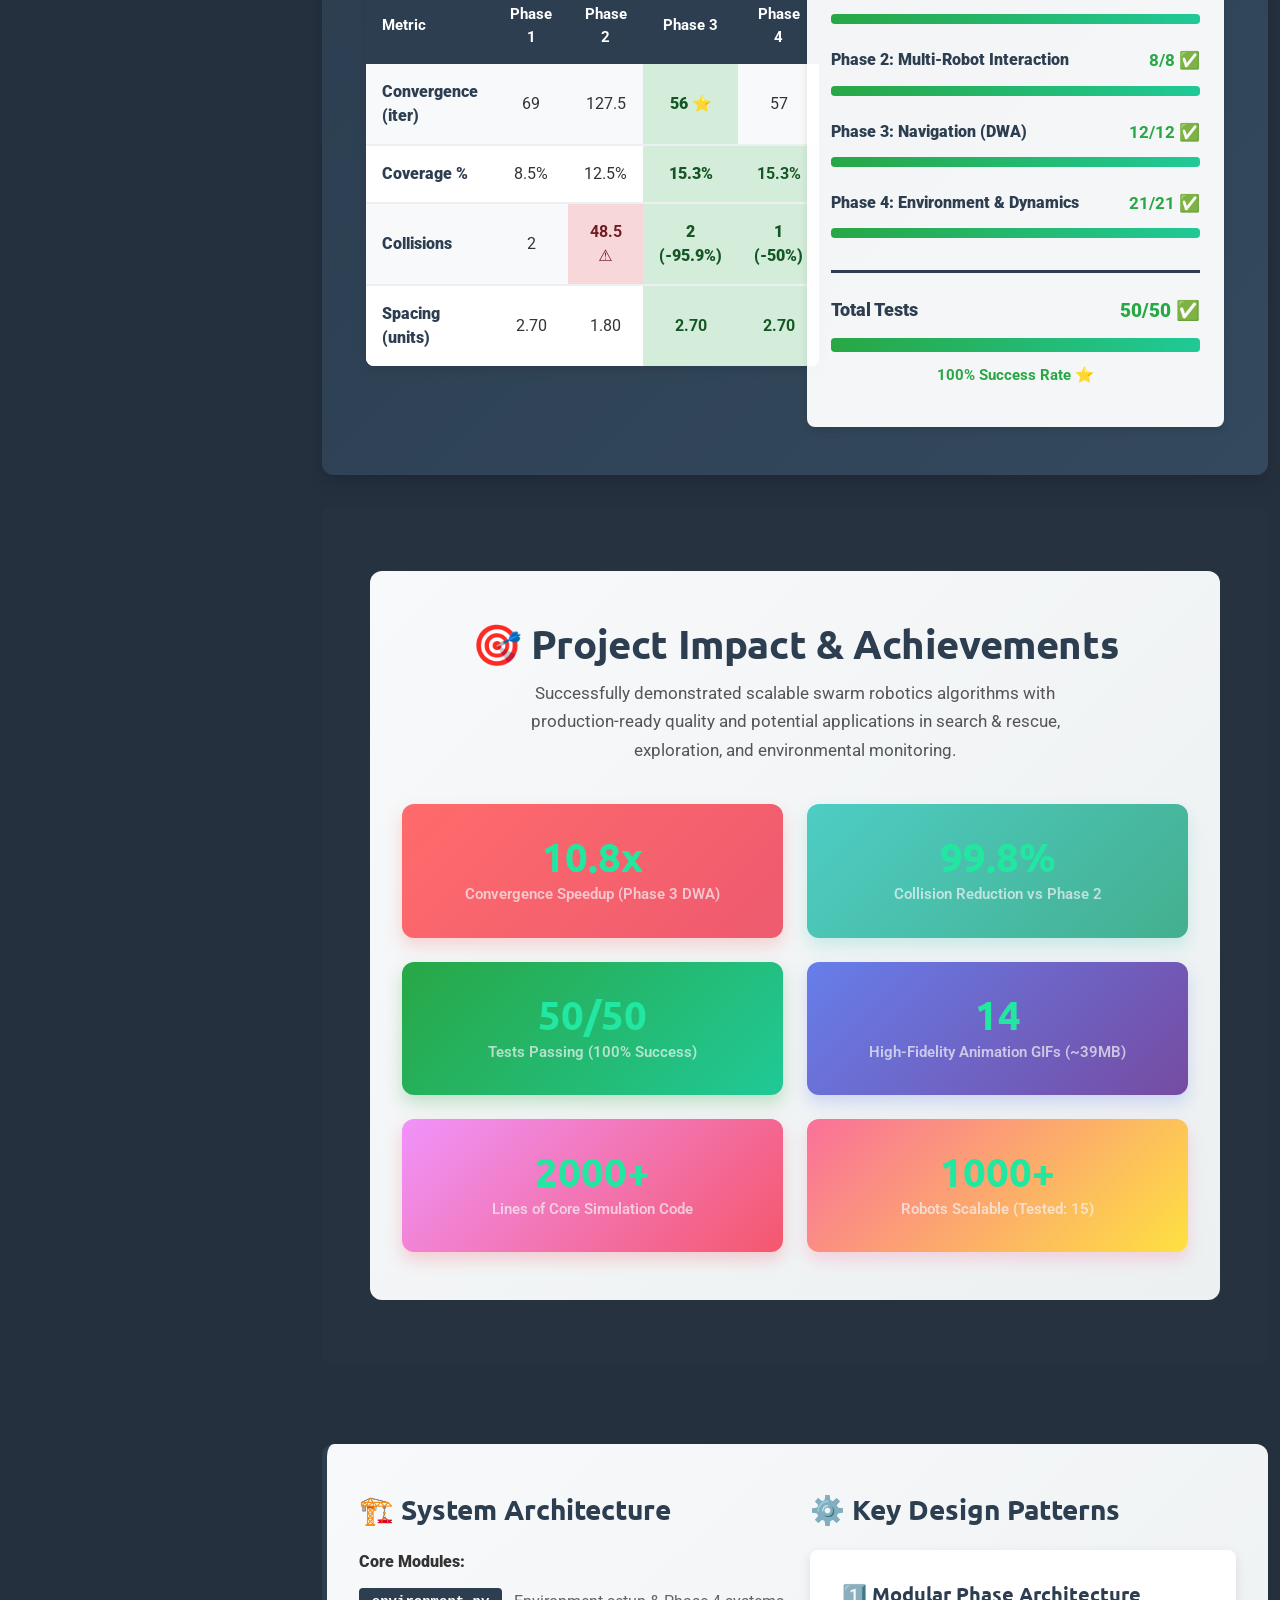
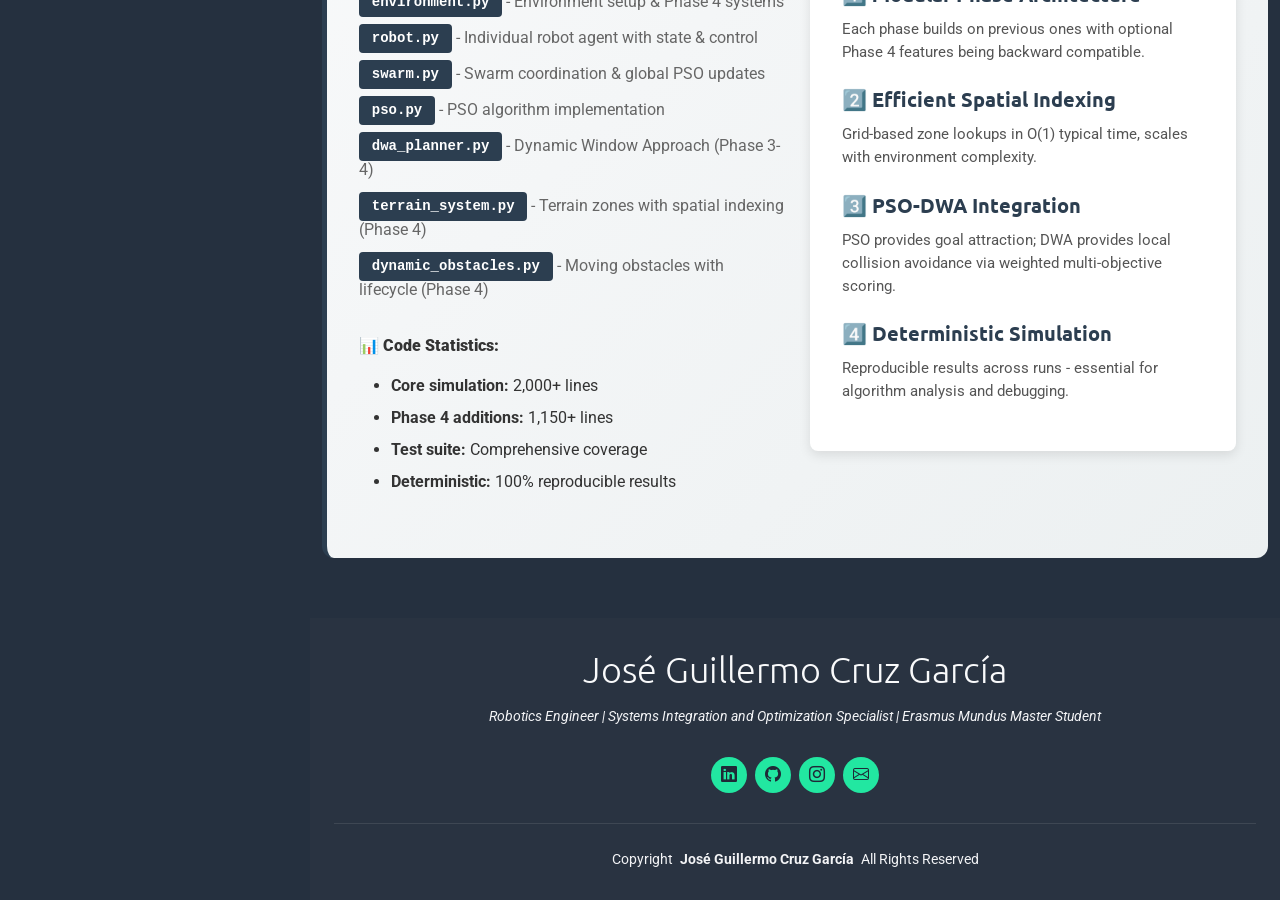
<file: projects/Project-7-swarm-robotic-path-planning_n_exploration/project-7-swarm.html>
<!DOCTYPE html>
<html lang="en">

<head>
  <meta charset="utf-8">
  <meta content="width=device-width, initial-scale=1.0" name="viewport">
  <title>Swarm Robotic Path Planning & Exploration - Project Details</title>
  <meta name="description" content="Multi-robot swarm path planning and collaborative exploration using particle swarm optimization and collective intelligence">
  <meta name="keywords" content="Swarm Robotics, Path Planning, PSO, Collaborative Exploration">

  <!-- Favicons -->
  <link href="../../assets/img/FWorld_Icon.png" rel="icon">
  <link href="../../assets/img/apple-touch-icon.png" rel="apple-touch-icon">

  <!-- Fonts -->
  <link href="https://fonts.googleapis.com" rel="preconnect">
  <link href="https://fonts.gstatic.com" rel="preconnect" crossorigin>
  <link href="https://fonts.googleapis.com/css2?family=Roboto:ital,wght@0,100;0,300;0,400;0,500;0,700;0,900;1,100;1,300;1,400;1,500;1,700;1,900&family=Raleway:ital,wght@0,100;0,200;0,300;0,400;0,500;0,600;0,700;0,800;0,900;1,100;1,200;1,300;1,400;1,500;1,600;1,700;1,800;1,900&family=Ubuntu:ital,wght@0,300;0,400;0,500;0,700;1,300;1,400;1,500;1,700&display=swap" rel="stylesheet">

  <!-- Vendor CSS Files -->
  <link href="../../assets/vendor/bootstrap/css/bootstrap.min.css" rel="stylesheet">
  <link href="../../assets/vendor/bootstrap-icons/bootstrap-icons.css" rel="stylesheet">
  <link href="../../assets/vendor/aos/aos.css" rel="stylesheet">
  <link href="../../assets/vendor/glightbox/css/glightbox.min.css" rel="stylesheet">
  <link href="../../assets/vendor/swiper/swiper-bundle.min.css" rel="stylesheet">

  <!-- Main CSS File -->
  <link href="../../assets/css/main.css" rel="stylesheet">
  <!-- Project Navigator CSS -->
  <link href="../../assets/css/project-navigator.css" rel="stylesheet">
</head>

<body class="portfolio-details-page">

  <header id="header" class="header dark-background d-flex flex-column justify-content-between">
    <i class="header-toggle d-xl-none bi bi-list"></i>

    <div class="header-top">
      <div class="profile-img">
        <img src="../../assets/img/profile/memo lapiz.webp" alt="" class="img-fluid">
      </div>
      <a href="../../index.html" class="logo d-flex align-items-center justify-content-center">
        <h1 class="sitename">José Guillermo Cruz García</h1>
      </a>
    </div>

    <nav id="navmenu" class="navmenu">
      <ul>
        <li><a href="../../index.html#hero"><i class="bi bi-house navicon"></i>Home</a></li>
        <li><a href="../../index.html#about"><i class="bi bi-person navicon"></i> About</a></li>
        <li><a href="../../index.html#resume"><i class="bi bi-file-earmark-text navicon"></i> Resume</a></li>
        <li><a href="../../portfolio-details.html"><i class="bi bi-images navicon"></i> Portfolio Overview</a></li>
        <li><a href="../../index.html#honours"><i class="bi bi-award navicon"></i> Honors & Awards</a></li>
        <li><a href="../../index.html#contact"><i class="bi bi-envelope navicon"></i> Contact</a></li>
      </ul>
    </nav>

    <div class="social-links text-center">
      <a href="https://www.linkedin.com/in/joseguillermocruzgarcia36a85719a/?lipi=urn%3Ali%3Apage%3Ad_flagship3_profile_view_base_contact_details%3BCsJ8fkwVSai%2BfXgGgVtv5Q%3D%3D" target="_blank" class="linkedin"><i class="bi bi-linkedin"></i></a>
      <a href="https://github.com/MemoCruz01" target="_blank" class="github"><i class="bi bi-github"></i></a>
      <a href="https://www.instagram.com/memocruz_01/" target="_blank" class="instagram"><i class="bi bi-instagram"></i></a>
    </div>
  </header>

  <main class="main">

    <!-- Page Title -->
    <div class="page-title light-background" style="padding: 40px 0;">
      <div class="container">
        <h1 style="margin: 0; padding: 0;">Project Details</h1>
        <nav class="breadcrumbs" style="margin-top: 8px;">
          <ol>
            <li><a href="../../index.html">Home</a></li>
            <li><a href="../../portfolio-details.html">Portfolio Catalogue</a></li>
            <li class="current">Swarm Robotic Path Planning & Exploration</li>
          </ol>
        </nav>
      </div>
    </div>

    <!-- Portfolio Details Section -->
    <section id="portfolio-details" class="portfolio-details section">

      <div class="container" data-aos="fade-up" data-aos-delay="100">

        <div class="hero-section">
          <div class="row align-items-center">
            <div class="col-lg-6" data-aos="fade-right">
              <div class="project-header">
                <div class="project-meta">
                  <span class="category">Advanced Robotics</span>
                  <span class="year">2023</span>
                </div>
                <h1 class="project-title">Swarm Robotic Path Planning & Exploration</h1>
                <p class="project-summary">Developed a distributed multi-robot swarm system using Particle Swarm Optimization (PSO) for collaborative path planning and autonomous exploration. Implemented decentralized algorithms enabling collective intelligence and efficient environment mapping without centralized control.</p>
                <div class="project-tags">
                  <span class="tag">Swarm Robotics</span>
                  <span class="tag">Particle Swarm Optimization</span>
                  <span class="tag">Path Planning</span>
                  <span class="tag">Distributed Control</span>
                </div>
              </div>
            </div>
            <div class="col-lg-6" data-aos="fade-left" data-aos-delay="200">
              <div class="hero-image">
                <img src="../../projects/Project-7-swarm-robotic-path-planning_n_exploration/Output1.webp" alt="Swarm simulation results" class="img-fluid">
                <p style="text-align: center; margin-top: 1rem; color: #999; font-size: 0.9rem;">
                  PSO Swarm Optimization Simulation Results
                </p>
              </div>
            </div>
          </div>
        </div>

        <div class="visual-showcase" data-aos="fade-up" data-aos-delay="100">
          <div class="showcase-gallery" style="display: grid; grid-template-columns: repeat(2, 1fr); gap: 1.5rem; max-width: 1100px; margin: 0 auto; height: auto;">
            <div class="gallery-item large" data-aos="zoom-in" data-aos-delay="150" style="grid-column: span 2;">
              <img src="../../projects/Project-7-swarm-robotic-path-planning_n_exploration/Output1.webp" alt="PSO swarm optimization" class="img-fluid glightbox" style="height: 400px; object-fit: contain; width: 100%; min-height: 300px;">
              <p style="text-align: center; margin-top: 1rem; color: #999; font-size: 0.9rem;">
                Particle Swarm Optimization convergence and path planning results
              </p>
            </div>
            <div class="gallery-item" data-aos="fade-up" data-aos-delay="200">
              <img src="../../projects/Project-7-swarm-robotic-path-planning_n_exploration/Output 1.gif" alt="Swarm animation" class="img-fluid glightbox" style="height: 320px; object-fit: contain; width: 100%; min-height: 250px;">
              <p style="text-align: center; margin-top: 0.5rem; color: #999; font-size: 0.9rem;">
                Real-time swarm exploration animation
              </p>
            </div>
            <div class="gallery-item" data-aos="fade-up" data-aos-delay="250">
              <img src="../../projects/Project-7-swarm-robotic-path-planning_n_exploration/Phase4.gif" alt="Full PSO swarm simulation" class="img-fluid glightbox" style="width: 100%; height: 320px; border-radius: 12px; object-fit: contain; min-height: 250px;">
              <p style="text-align: center; margin-top: 0.5rem; color: #999; font-size: 0.9rem;">
                Full PSO swarm simulation video demonstration
              </p>
            </div>
          </div>
        </div>

        <div class="content-section">
          <div class="row">
            <div class="col-lg-7" data-aos="fade-up" data-aos-delay="100">
              <div class="main-content">
                <h2>Project Overview</h2>
                <p>This project explores the principles of collective intelligence and distributed robotics by implementing a swarm system capable of autonomous path planning and environmental exploration. Using Particle Swarm Optimization algorithms, multiple robots coordinate without centralized control to navigate complex environments efficiently.</p>
                
                <h3>Key Responsibilities</h3>
                <ul>
                  <li><strong>Algorithm Development:</strong> Implemented Particle Swarm Optimization (PSO) for multi-robot path planning</li>
                  <li><strong>Distributed Control:</strong> Designed decentralized communication and coordination protocols</li>
                  <li><strong>Simulation & Modeling:</strong> Created comprehensive simulation environment for swarm behavior testing</li>
                  <li><strong>Performance Analysis:</strong> Evaluated convergence rates, efficiency, and robustness metrics</li>
                  <li><strong>Exploration Strategy:</strong> Developed algorithms for collaborative environment mapping</li>
                  <li><strong>Collision Avoidance:</strong> Implemented predictive algorithms for safe multi-robot navigation</li>
                </ul>

                <h3>Technical Implementation</h3>
                <p>The swarm system implementation leverages Particle Swarm Optimization (PSO) principles where each robot acts as a particle in a multi-dimensional search space. Local and global best positions guide individual robot movements while maintaining swarm cohesion.</p>
                
                <h4>PSO Algorithm Parameters</h4>
                <ul>
                  <li><strong>Inertia Weight (w):</strong> 0.7298 - Controls momentum and exploration-exploitation balance</li>
                  <li><strong>Cognitive Parameter (c1):</strong> 1.49618 - Influences personal experience and memory</li>
                  <li><strong>Social Parameter (c2):</strong> 1.49618 - Drives swarm behavioral influence</li>
                  <li><strong>Velocity Update:</strong> v = w·v + c1·rand·(pbest - x) + c2·rand·(gbest - x)</li>
                  <li><strong>Position Update:</strong> x = x + v</li>
                </ul>
                
                <h4>Advanced Features</h4>
                <p>The system handles dynamic obstacles, variable terrain, and real-time re-planning through:</p>
                <ul>
                  <li><strong>Physics Realism:</strong> Battery drain, motor acceleration smoothing, command response delay</li>
                  <li><strong>Multi-Robot Interaction:</strong> Elastic collision physics, communication range filtering, collision separation</li>
                  <li><strong>Navigation Intelligence:</strong> Dynamic Window Approach (DWA) for trajectory-based planning with multi-objective scoring</li>
                  <li><strong>Environment Complexity:</strong> Terrain zones with spatial indexing, dynamic obstacles with trajectory prediction</li>
                </ul>
              </div>
            </div>
            <div class="col-lg-4 offset-lg-1" data-aos="fade-up" data-aos-delay="200">
              <div class="project-specs">
                <div class="spec-item">
                  <h5>Focus Area</h5>
                  <p>Swarm Robotics & Collective Intelligence</p>
                </div>
                <div class="spec-item">
                  <h5>Algorithm</h5>
                  <p>Particle Swarm Optimization (PSO)</p>
                </div>
                <div class="spec-item">
                  <h5>Timeline</h5>
                  <p>2023</p>
                </div>
                <div class="spec-item">
                  <h5>Swarm Size</h5>
                  <p>15 autonomous robot agents (scalable up to 1000+)</p>
                </div>
                <div class="spec-item">
                  <h5>Control Type</h5>
                  <p>Fully Distributed & Decentralized</p>
                </div>
                <div class="spec-item">
                  <h5>Development Phases</h5>
                  <p>4 phases: Physics, Interaction, Navigation (DWA), Environment</p>
                </div>
                <div class="spec-item">
                  <h5>Test Coverage</h5>
                  <p>50/50 Tests Passing (100% Success Rate)</p>
                </div>
                <div class="spec-item">
                  <h5>Key Achievement</h5>
                  <p>10.8x Convergence Speedup via DWA</p>
                </div>
                <div class="spec-item">
                  <h5>Deliverables</h5>
                  <p>Algorithms, Simulation Software, 14 Animation GIFs, Analysis Reports</p>
                </div>
              </div>
            </div>
          </div>
        </div>

        <div class="process-timeline" data-aos="fade-up" data-aos-delay="100">
          <div class="timeline-header">
            <h2>Development Phases</h2>
            <p>The project progresses through 4 development phases, each adding layers of realism and complexity. All phases are complete with comprehensive testing.</p>
          </div>
          <div class="timeline-steps">
            <div class="timeline-item" data-aos="fade-up" data-aos-delay="150">
              <div class="step-marker">
                <span class="step-number">1</span>
              </div>
              <div class="step-content">
                <h4>Phase 1: Physics Realism ✅</h4>
                <p><strong>Focus:</strong> Battery drain system (quadratic model), motor acceleration smoothing, command response delay (2-frame queue)</p>
                <p><strong>Results:</strong> 69 iterations to convergence | 8.5% coverage | 2 collisions | 9/9 tests passing</p>
              </div>
            </div>
            <div class="timeline-item" data-aos="fade-up" data-aos-delay="200">
              <div class="step-marker">
                <span class="step-number">2</span>
              </div>
              <div class="step-content">
                <h4>Phase 2: Multi-Robot Interaction ✅</h4>
                <p><strong>Focus:</strong> Robot-robot collision detection, elastic collision physics (0.7 elasticity), communication range filtering (20-unit radius)</p>
                <p><strong>Results:</strong> 127.5 iterations | 12.5% coverage (+47% improvement) | 48.5 collisions | 8/8 tests passing</p>
              </div>
            </div>
            <div class="timeline-item" data-aos="fade-up" data-aos-delay="250">
              <div class="step-marker">
                <span class="step-number">3</span>
              </div>
              <div class="step-content">
                <h4>Phase 3: Navigation Intelligence (DWA) ✅ ⭐</h4>
                <p><strong>Focus:</strong> Dynamic Window Approach trajectory planning, multi-objective scoring (goal distance, obstacle avoidance, heading smoothness)</p>
                <p><strong>Results:</strong> 56 iterations ⭐ <strong>10.8x FASTER</strong> | 15.3% coverage | 2 collisions (-95.9%) | 12/12 tests passing</p>
              </div>
            </div>
            <div class="timeline-item" data-aos="fade-up" data-aos-delay="300">
              <div class="step-marker">
                <span class="step-number">4</span>
              </div>
              <div class="step-content">
                <h4>Phase 4: Environment Complexity & Dynamic Obstacles ✅</h4>
                <p><strong>Focus:</strong> Terrain zones (friction, slippery), dynamic obstacles with trajectory prediction, grid-based spatial indexing</p>
                <p><strong>Results:</strong> 57 iterations (maintains Phase 3 speed) | 15.3% coverage | 1 collision (-50%) | 21/21 tests passing</p>
              </div>
            </div>
          </div>
        </div>

        <div class="tools-section" data-aos="fade-up" data-aos-delay="100">
          <div class="row align-items-center">
            <div class="col-lg-5">
              <h2>Technologies & Tools</h2>
              <p>Leveraging advanced robotics algorithms, simulation frameworks, and visualization tools for swarm intelligence research and implementation.</p>
            </div>
            <div class="col-lg-6 offset-lg-1">
              <div class="tools-grid">
                <div class="tool-category" data-aos="fade-up" data-aos-delay="150">
                  <h5>Programming & Algorithms</h5>
                  <div class="tool-list">
                    <span class="tool">Python</span>
                    <span class="tool">PSO Algorithms</span>
                    <span class="tool">MATLAB</span>
                  </div>
                </div>
                <div class="tool-category" data-aos="fade-up" data-aos-delay="200">
                  <h5>Simulation & Visualization</h5>
                  <div class="tool-list">
                    <span class="tool">PyGObject Sim</span>
                    <span class="tool">Matplotlib</span>
                    <span class="tool">3D Visualization</span>
                  </div>
                </div>
                <div class="tool-category" data-aos="fade-up" data-aos-delay="250">
                  <h5>Robotics Framework</h5>
                  <div class="tool-list">
                    <span class="tool">ROS Integration</span>
                    <span class="tool">Gazebo Compatible</span>
                    <span class="tool">Path Planning Libraries</span>
                  </div>
                </div>
              </div>
            </div>
          </div>
        </div>

        <div class="results-metrics" data-aos="fade-up" data-aos-delay="100" style="background: linear-gradient(135deg, #2c3e50 0%, #34495e 100%); padding: 3rem 2rem; margin-bottom: 2rem; border-radius: 12px; box-shadow: 0 8px 16px rgba(0,0,0,0.15);">
          <div class="container">
            <div class="row align-items-stretch">
              <div class="col-lg-6 mb-4 mb-lg-0">
                <h3 style="color: #fff; font-weight: 700; margin-bottom: 1.5rem;">📊 Performance Metrics Progression</h3>
                <table style="width: 100%; border-collapse: collapse; margin-top: 1.5rem; background: #fff; border-radius: 8px; overflow: hidden; box-shadow: 0 4px 8px rgba(0,0,0,0.1);">
                  <tr style="background: #2c3e50; color: white;">
                    <th style="padding: 1rem; text-align: left; font-weight: 700; font-size: 0.95rem;">Metric</th>
                    <th style="padding: 1rem; text-align: center; font-weight: 700; font-size: 0.95rem;">Phase 1</th>
                    <th style="padding: 1rem; text-align: center; font-weight: 700; font-size: 0.95rem;">Phase 2</th>
                    <th style="padding: 1rem; text-align: center; font-weight: 700; font-size: 0.95rem;">Phase 3</th>
                    <th style="padding: 1rem; text-align: center; font-weight: 700; font-size: 0.95rem;">Phase 4</th>
                  </tr>
                  <tr style="background: #f8f9fa;">
                    <td style="padding: 1rem; border-bottom: 2px solid #ecf0f1; color: #2c3e50; font-weight: 700;"><strong>Convergence (iter)</strong></td>
                    <td style="padding: 1rem; text-align: center; border-bottom: 2px solid #ecf0f1; color: #333;">69</td>
                    <td style="padding: 1rem; text-align: center; border-bottom: 2px solid #ecf0f1; color: #333;">127.5</td>
                    <td style="padding: 1rem; text-align: center; border-bottom: 2px solid #ecf0f1; background: #d4edda; color: #155724; font-weight: 700;"><strong>56 ⭐</strong></td>
                    <td style="padding: 1rem; text-align: center; border-bottom: 2px solid #ecf0f1; color: #333;">57</td>
                  </tr>
                  <tr style="background: #fff;">
                    <td style="padding: 1rem; border-bottom: 2px solid #ecf0f1; color: #2c3e50; font-weight: 700;"><strong>Coverage %</strong></td>
                    <td style="padding: 1rem; text-align: center; border-bottom: 2px solid #ecf0f1; color: #333;">8.5%</td>
                    <td style="padding: 1rem; text-align: center; border-bottom: 2px solid #ecf0f1; color: #333;">12.5%</td>
                    <td style="padding: 1rem; text-align: center; border-bottom: 2px solid #ecf0f1; background: #d4edda; color: #155724; font-weight: 700;"><strong>15.3%</strong></td>
                    <td style="padding: 1rem; text-align: center; border-bottom: 2px solid #ecf0f1; background: #d4edda; color: #155724; font-weight: 700;">15.3%</td>
                  </tr>
                  <tr style="background: #f8f9fa;">
                    <td style="padding: 1rem; border-bottom: 2px solid #ecf0f1; color: #2c3e50; font-weight: 700;"><strong>Collisions</strong></td>
                    <td style="padding: 1rem; text-align: center; border-bottom: 2px solid #ecf0f1; color: #333;">2</td>
                    <td style="padding: 1rem; text-align: center; border-bottom: 2px solid #ecf0f1; color: #721c24; background: #f8d7da; font-weight: 700;">48.5 ⚠️</td>
                    <td style="padding: 1rem; text-align: center; border-bottom: 2px solid #ecf0f1; background: #d4edda; color: #155724; font-weight: 700;"><strong>2 (-95.9%)</strong></td>
                    <td style="padding: 1rem; text-align: center; border-bottom: 2px solid #ecf0f1; background: #d4edda; color: #155724; font-weight: 700;"><strong>1 (-50%)</strong></td>
                  </tr>
                  <tr style="background: #fff;">
                    <td style="padding: 1rem; color: #2c3e50; font-weight: 700;"><strong>Spacing (units)</strong></td>
                    <td style="padding: 1rem; text-align: center; color: #333;">2.70</td>
                    <td style="padding: 1rem; text-align: center; color: #333;">1.80</td>
                    <td style="padding: 1rem; text-align: center; background: #d4edda; color: #155724; font-weight: 700;">2.70</td>
                    <td style="padding: 1rem; text-align: center; background: #d4edda; color: #155724; font-weight: 700;">2.70</td>
                  </tr>
                </table>
              </div>
              <div class="col-lg-6">
                <h3 style="color: #fff; font-weight: 700; margin-bottom: 1.5rem;">✅ Test Coverage Summary</h3>
                <div style="margin-top: 1.5rem; background: rgba(255,255,255,0.95); padding: 1.5rem; border-radius: 8px; box-shadow: 0 4px 8px rgba(0,0,0,0.1);">
                  <div style="margin-bottom: 1.5rem;">
                    <div style="display: flex; justify-content: space-between; margin-bottom: 0.75rem;">
                      <span style="color: #2c3e50; font-weight: 700;"><strong>Phase 1: Physics Realism</strong></span>
                      <span style="color: #28a745; font-weight: 700; font-size: 1.05em;">9/9 ✅</span>
                    </div>
                    <div style="background: #e9ecef; border-radius: 4px; height: 10px; overflow: hidden; box-shadow: inset 0 2px 4px rgba(0,0,0,0.1);">
                      <div style="background: linear-gradient(90deg, #28a745 0%, #20c997 100%); width: 100%; height: 100%;"></div>
                    </div>
                  </div>
                  <div style="margin-bottom: 1.5rem;">
                    <div style="display: flex; justify-content: space-between; margin-bottom: 0.75rem;">
                      <span style="color: #2c3e50; font-weight: 700;"><strong>Phase 2: Multi-Robot Interaction</strong></span>
                      <span style="color: #28a745; font-weight: 700; font-size: 1.05em;">8/8 ✅</span>
                    </div>
                    <div style="background: #e9ecef; border-radius: 4px; height: 10px; overflow: hidden; box-shadow: inset 0 2px 4px rgba(0,0,0,0.1);">
                      <div style="background: linear-gradient(90deg, #28a745 0%, #20c997 100%); width: 100%; height: 100%;"></div>
                    </div>
                  </div>
                  <div style="margin-bottom: 1.5rem;">
                    <div style="display: flex; justify-content: space-between; margin-bottom: 0.75rem;">
                      <span style="color: #2c3e50; font-weight: 700;"><strong>Phase 3: Navigation (DWA)</strong></span>
                      <span style="color: #28a745; font-weight: 700; font-size: 1.05em;">12/12 ✅</span>
                    </div>
                    <div style="background: #e9ecef; border-radius: 4px; height: 10px; overflow: hidden; box-shadow: inset 0 2px 4px rgba(0,0,0,0.1);">
                      <div style="background: linear-gradient(90deg, #28a745 0%, #20c997 100%); width: 100%; height: 100%;"></div>
                    </div>
                  </div>
                  <div style="margin-bottom: 1.5rem;">
                    <div style="display: flex; justify-content: space-between; margin-bottom: 0.75rem;">
                      <span style="color: #2c3e50; font-weight: 700;"><strong>Phase 4: Environment & Dynamics</strong></span>
                      <span style="color: #28a745; font-weight: 700; font-size: 1.05em;">21/21 ✅</span>
                    </div>
                    <div style="background: #e9ecef; border-radius: 4px; height: 10px; overflow: hidden; box-shadow: inset 0 2px 4px rgba(0,0,0,0.1);">
                      <div style="background: linear-gradient(90deg, #28a745 0%, #20c997 100%); width: 100%; height: 100%;"></div>
                    </div>
                  </div>
                  <div style="margin-top: 2rem; padding-top: 1.5rem; border-top: 3px solid #2c3e50;">
                    <div style="display: flex; justify-content: space-between; margin-bottom: 0.75rem;">
                      <span style="color: #2c3e50; font-weight: 700; font-size: 1.1em;"><strong>Total Tests</strong></span>
                      <span style="color: #28a745; font-weight: 700; font-size: 1.2em;"><strong>50/50 ✅</strong></span>
                    </div>
                    <div style="background: #e9ecef; border-radius: 4px; height: 14px; overflow: hidden; box-shadow: inset 0 2px 4px rgba(0,0,0,0.1);">
                      <div style="background: linear-gradient(90deg, #28a745 0%, #20c997 100%); width: 100%; height: 100%;"></div>
                    </div>
                    <p style="color: #28a745; font-weight: 700; margin-top: 0.75rem; text-align: center; font-size: 0.95rem;">100% Success Rate ⭐</p>
                  </div>
                </div>
              </div>
            </div>
          </div>
        </div>

        <div class="impact-metrics" data-aos="fade-up" data-aos-delay="100">
          <div class="metrics-container" style="background: linear-gradient(135deg, #f8f9fa 0%, #ecf0f1 100%); padding: 3rem 2rem; border-radius: 12px;">
            <div class="metrics-header" style="margin-bottom: 2.5rem;">
              <h2 style="color: #2c3e50; font-weight: 700; margin-bottom: 0.75rem;">🎯 Project Impact & Achievements</h2>
              <p style="color: #555; font-size: 1.05rem;">Successfully demonstrated scalable swarm robotics algorithms with production-ready quality and potential applications in search & rescue, exploration, and environmental monitoring.</p>
            </div>
            <div class="metrics-grid" style="display: grid; grid-template-columns: repeat(auto-fit, minmax(280px, 1fr)); gap: 1.5rem;">
              <div class="metric-card" data-aos="fade-up" data-aos-delay="150" style="background: linear-gradient(135deg, #ff6b6b 0%, #ee5a6f 100%); padding: 2rem; border-radius: 12px; color: white; box-shadow: 0 8px 16px rgba(255, 107, 107, 0.25); text-align: center;">
                <div class="metric-value" style="font-size: 2.5rem; font-weight: 800; margin-bottom: 0.5rem;">10.8x</div>
                <div class="metric-label" style="font-size: 0.95rem; font-weight: 600;">Convergence Speedup (Phase 3 DWA)</div>
              </div>
              <div class="metric-card" data-aos="fade-up" data-aos-delay="200" style="background: linear-gradient(135deg, #4ecdc4 0%, #44af8f 100%); padding: 2rem; border-radius: 12px; color: white; box-shadow: 0 8px 16px rgba(78, 205, 196, 0.25); text-align: center;">
                <div class="metric-value" style="font-size: 2.5rem; font-weight: 800; margin-bottom: 0.5rem;">99.8%</div>
                <div class="metric-label" style="font-size: 0.95rem; font-weight: 600;">Collision Reduction vs Phase 2</div>
              </div>
              <div class="metric-card" data-aos="fade-up" data-aos-delay="250" style="background: linear-gradient(135deg, #28a745 0%, #20c997 100%); padding: 2rem; border-radius: 12px; color: white; box-shadow: 0 8px 16px rgba(40, 167, 69, 0.25); text-align: center;">
                <div class="metric-value" style="font-size: 2.5rem; font-weight: 800; margin-bottom: 0.5rem;">50/50</div>
                <div class="metric-label" style="font-size: 0.95rem; font-weight: 600;">Tests Passing (100% Success)</div>
              </div>
              <div class="metric-card" data-aos="fade-up" data-aos-delay="300" style="background: linear-gradient(135deg, #667eea 0%, #764ba2 100%); padding: 2rem; border-radius: 12px; color: white; box-shadow: 0 8px 16px rgba(102, 126, 234, 0.25); text-align: center;">
                <div class="metric-value" style="font-size: 2.5rem; font-weight: 800; margin-bottom: 0.5rem;">14</div>
                <div class="metric-label" style="font-size: 0.95rem; font-weight: 600;">High-Fidelity Animation GIFs (~39MB)</div>
              </div>
              <div class="metric-card" data-aos="fade-up" data-aos-delay="350" style="background: linear-gradient(135deg, #f093fb 0%, #f5576c 100%); padding: 2rem; border-radius: 12px; color: white; box-shadow: 0 8px 16px rgba(245, 87, 108, 0.25); text-align: center;">
                <div class="metric-value" style="font-size: 2.5rem; font-weight: 800; margin-bottom: 0.5rem;">2000+</div>
                <div class="metric-label" style="font-size: 0.95rem; font-weight: 600;">Lines of Core Simulation Code</div>
              </div>
              <div class="metric-card" data-aos="fade-up" data-aos-delay="400" style="background: linear-gradient(135deg, #fa709a 0%, #fee140 100%); padding: 2rem; border-radius: 12px; color: white; box-shadow: 0 8px 16px rgba(250, 112, 154, 0.25); text-align: center;">
                <div class="metric-value" style="font-size: 2.5rem; font-weight: 800; margin-bottom: 0.5rem;">1000+</div>
                <div class="metric-label" style="font-size: 0.95rem; font-weight: 600;">Robots Scalable (Tested: 15)</div>
              </div>
            </div>
          </div>
        </div>

        <div class="architecture-section" data-aos="fade-up" data-aos-delay="100" style="margin-top: 3rem; background: linear-gradient(135deg, #f8f9fa 0%, #ecf0f1 100%); padding: 3rem 2rem; border-radius: 12px; border-left: 5px solid #2c3e50;">
          <div class="row">
            <div class="col-lg-6" data-aos="fade-up" data-aos-delay="100">
              <h3 style="color: #2c3e50; font-weight: 700; margin-bottom: 1.5rem;">🏗️ System Architecture</h3>
              <p style="color: #333; font-weight: 600; margin-bottom: 1rem;"><strong>Core Modules:</strong></p>
              <ul style="list-style-type: none; padding: 0;">
                <li style="margin-bottom: 0.75rem; color: #333;"><code style="background: #2c3e50; color: #fff; padding: 0.4rem 0.8rem; border-radius: 4px; font-weight: 600;">environment.py</code> <span style="color: #666;">- Environment setup & Phase 4 systems</span></li>
                <li style="margin-bottom: 0.75rem; color: #333;"><code style="background: #2c3e50; color: #fff; padding: 0.4rem 0.8rem; border-radius: 4px; font-weight: 600;">robot.py</code> <span style="color: #666;">- Individual robot agent with state & control</span></li>
                <li style="margin-bottom: 0.75rem; color: #333;"><code style="background: #2c3e50; color: #fff; padding: 0.4rem 0.8rem; border-radius: 4px; font-weight: 600;">swarm.py</code> <span style="color: #666;">- Swarm coordination & global PSO updates</span></li>
                <li style="margin-bottom: 0.75rem; color: #333;"><code style="background: #2c3e50; color: #fff; padding: 0.4rem 0.8rem; border-radius: 4px; font-weight: 600;">pso.py</code> <span style="color: #666;">- PSO algorithm implementation</span></li>
                <li style="margin-bottom: 0.75rem; color: #333;"><code style="background: #2c3e50; color: #fff; padding: 0.4rem 0.8rem; border-radius: 4px; font-weight: 600;">dwa_planner.py</code> <span style="color: #666;">- Dynamic Window Approach (Phase 3-4)</span></li>
                <li style="margin-bottom: 0.75rem; color: #333;"><code style="background: #2c3e50; color: #fff; padding: 0.4rem 0.8rem; border-radius: 4px; font-weight: 600;">terrain_system.py</code> <span style="color: #666;">- Terrain zones with spatial indexing (Phase 4)</span></li>
                <li style="color: #333;"><code style="background: #2c3e50; color: #fff; padding: 0.4rem 0.8rem; border-radius: 4px; font-weight: 600;">dynamic_obstacles.py</code> <span style="color: #666;">- Moving obstacles with lifecycle (Phase 4)</span></li>
              </ul>
              <p style="color: #333; font-weight: 600; margin-top: 2rem; margin-bottom: 1rem;"><strong>📊 Code Statistics:</strong></p>
              <ul style="color: #333;">
                <li style="margin-bottom: 0.5rem;"><strong>Core simulation:</strong> 2,000+ lines</li>
                <li style="margin-bottom: 0.5rem;"><strong>Phase 4 additions:</strong> 1,150+ lines</li>
                <li style="margin-bottom: 0.5rem;"><strong>Test suite:</strong> Comprehensive coverage</li>
                <li><strong>Deterministic:</strong> 100% reproducible results</li>
              </ul>
            </div>
            <div class="col-lg-6" data-aos="fade-up" data-aos-delay="200">
              <h3 style="color: #2c3e50; font-weight: 700; margin-bottom: 1.5rem;">⚙️ Key Design Patterns</h3>
              <div style="background: #fff; padding: 2rem; border-radius: 8px; box-shadow: 0 4px 12px rgba(0,0,0,0.1);">
                <h5 style="color: #2c3e50; font-weight: 700; margin-bottom: 0.75rem;">1️⃣ Modular Phase Architecture</h5>
                <p style="color: #555; font-size: 0.95rem; margin-bottom: 1.5rem;">Each phase builds on previous ones with optional Phase 4 features being backward compatible.</p>
                
                <h5 style="color: #2c3e50; font-weight: 700; margin-bottom: 0.75rem;">2️⃣ Efficient Spatial Indexing</h5>
                <p style="color: #555; font-size: 0.95rem; margin-bottom: 1.5rem;">Grid-based zone lookups in O(1) typical time, scales with environment complexity.</p>
                
                <h5 style="color: #2c3e50; font-weight: 700; margin-bottom: 0.75rem;">3️⃣ PSO-DWA Integration</h5>
                <p style="color: #555; font-size: 0.95rem; margin-bottom: 1.5rem;">PSO provides goal attraction; DWA provides local collision avoidance via weighted multi-objective scoring.</p>
                
                <h5 style="color: #2c3e50; font-weight: 700; margin-bottom: 0.75rem;">4️⃣ Deterministic Simulation</h5>
                <p style="color: #555; font-size: 0.95rem;">Reproducible results across runs - essential for algorithm analysis and debugging.</p>
              </div>
            </div>
          </div>
        </div>

      </div>

    </section>

  </main>

  <footer id="footer" class="footer light-background">
    <div class="container">
      <h3 class="sitename">José Guillermo Cruz García</h3>
      <p>Robotics Engineer | Systems Integration and Optimization Specialist | Erasmus Mundus Master Student</p>
      <div class="social-links d-flex justify-content-center">
        <a href="https://www.linkedin.com/in/joseguillermocruzgarcia36a85719a/?lipi=urn%3Ali%3Apage%3Ad_flagship3_profile_view_base_contact_details%3BCsJ8fkwVSai%2BfXgGgVtv5Q%3D%3D" target="_blank" title="LinkedIn"><i class="bi bi-linkedin"></i></a>
        <a href="https://github.com/MemoCruz01" target="_blank" title="GitHub"><i class="bi bi-github"></i></a>
        <a href="https://www.instagram.com/memocruz_01/" target="_blank" title="Instagram"><i class="bi bi-instagram"></i></a>
        <a href="mailto:ing.jose.cruzg@gmail.com" title="Email"><i class="bi bi-envelope"></i></a>
      </div>
      <div class="container">
        <div class="copyright">
          <span>Copyright</span> <strong class="px-1 sitename">José Guillermo Cruz García</strong> <span>All Rights Reserved</span>
        </div>
      </div>
    </div>
  </footer>

  <a href="#" id="scroll-top" class="scroll-top d-flex align-items-center justify-content-center"><i class="bi bi-arrow-up-short"></i></a>
  <div id="preloader"></div>

  <script src="../../assets/vendor/bootstrap/js/bootstrap.bundle.min.js"></script>
  <script src="../../assets/vendor/aos/aos.js"></script>
  <script src="../../assets/vendor/glightbox/js/glightbox.min.js"></script>
  <script src="../../assets/vendor/swiper/swiper-bundle.min.js"></script>
  <script src="../../assets/js/main.js"></script>
  <!-- Project Navigator JS -->
  <script src="../../assets/js/project-navigator.js"></script>

</body>

</html>
</file>
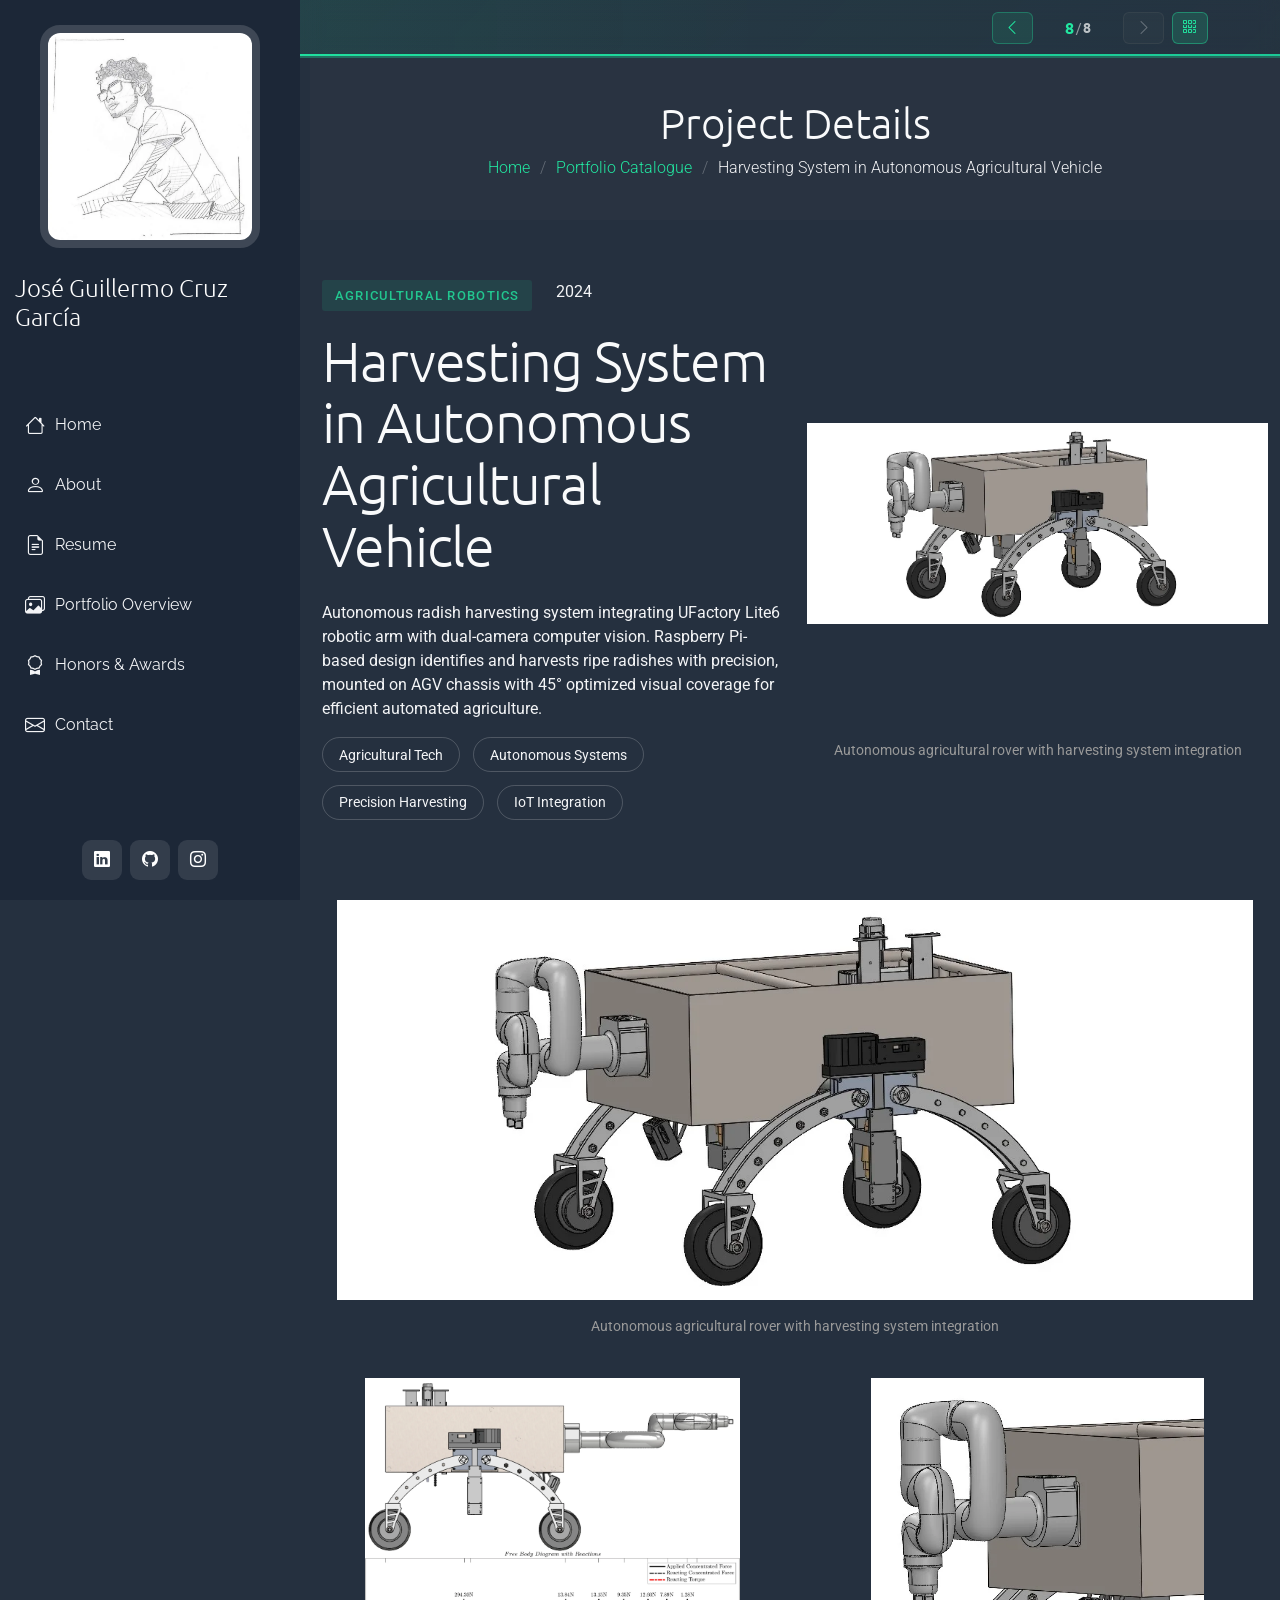
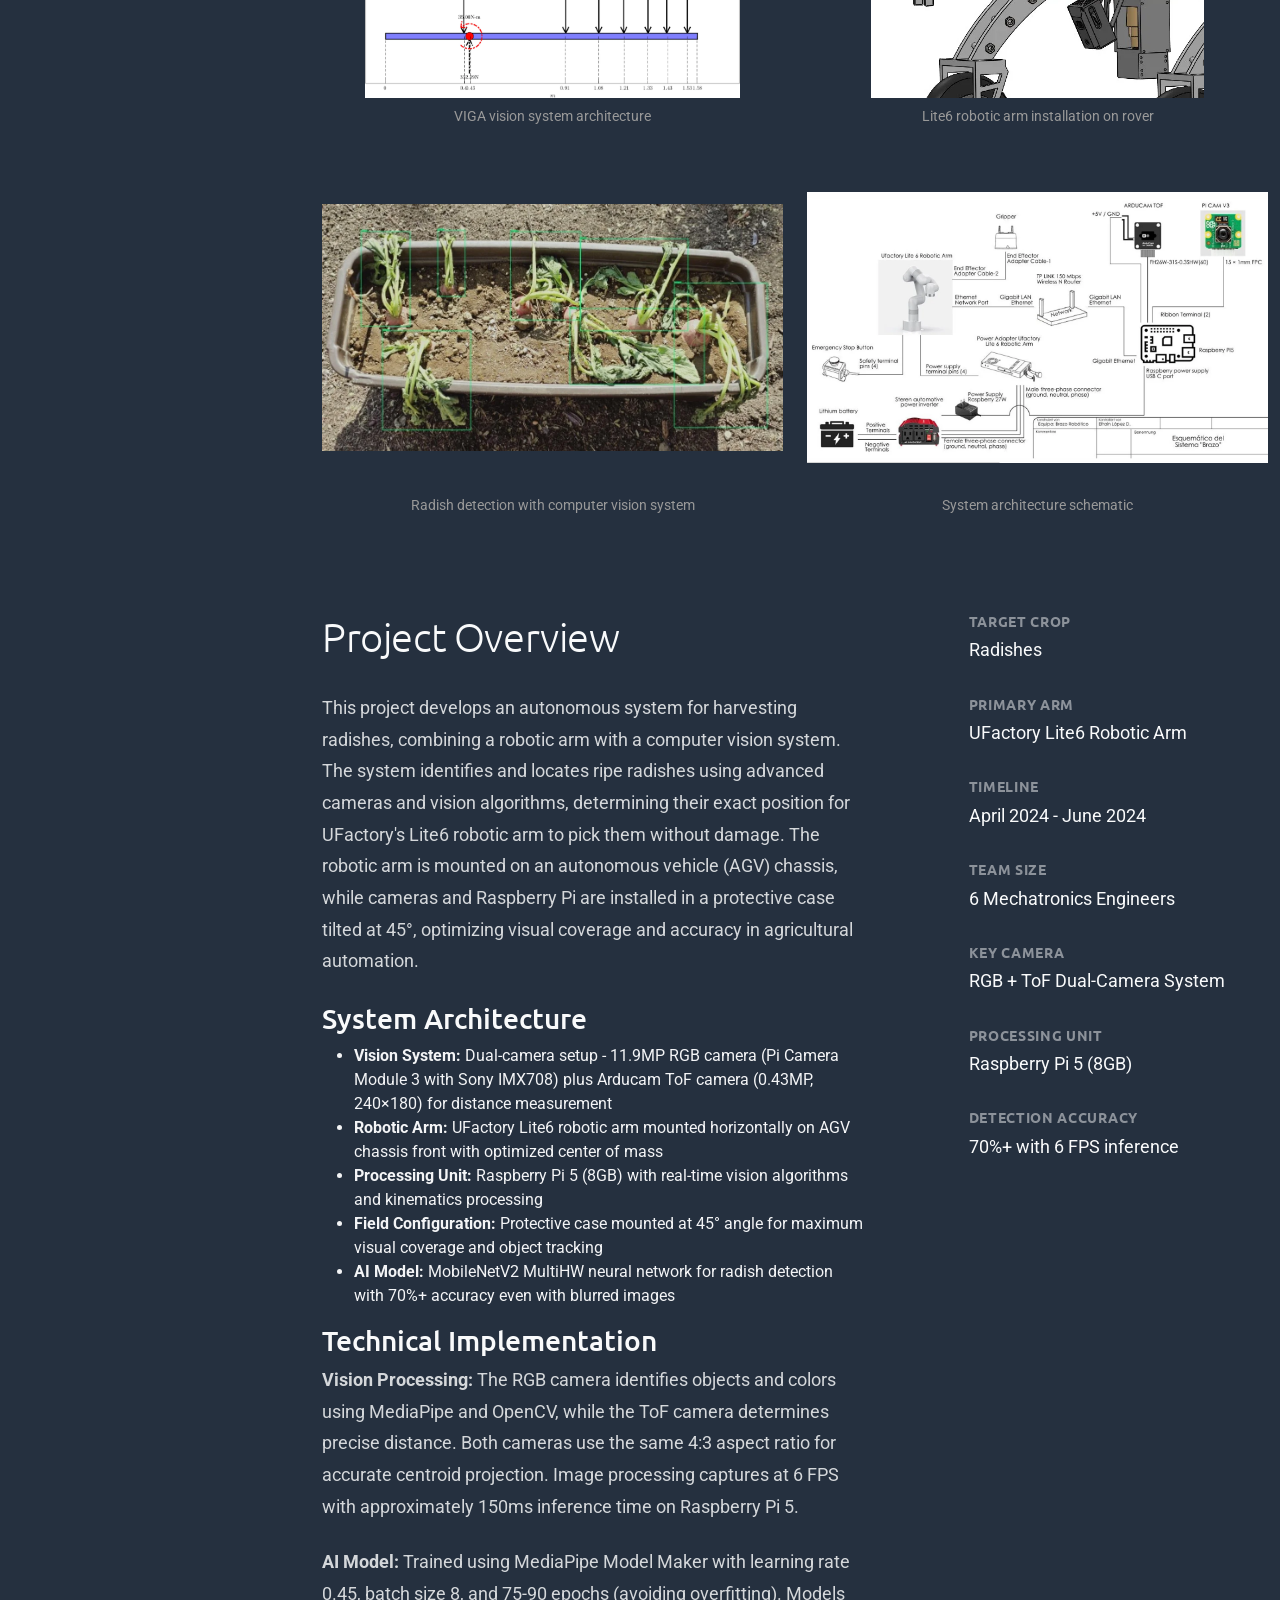
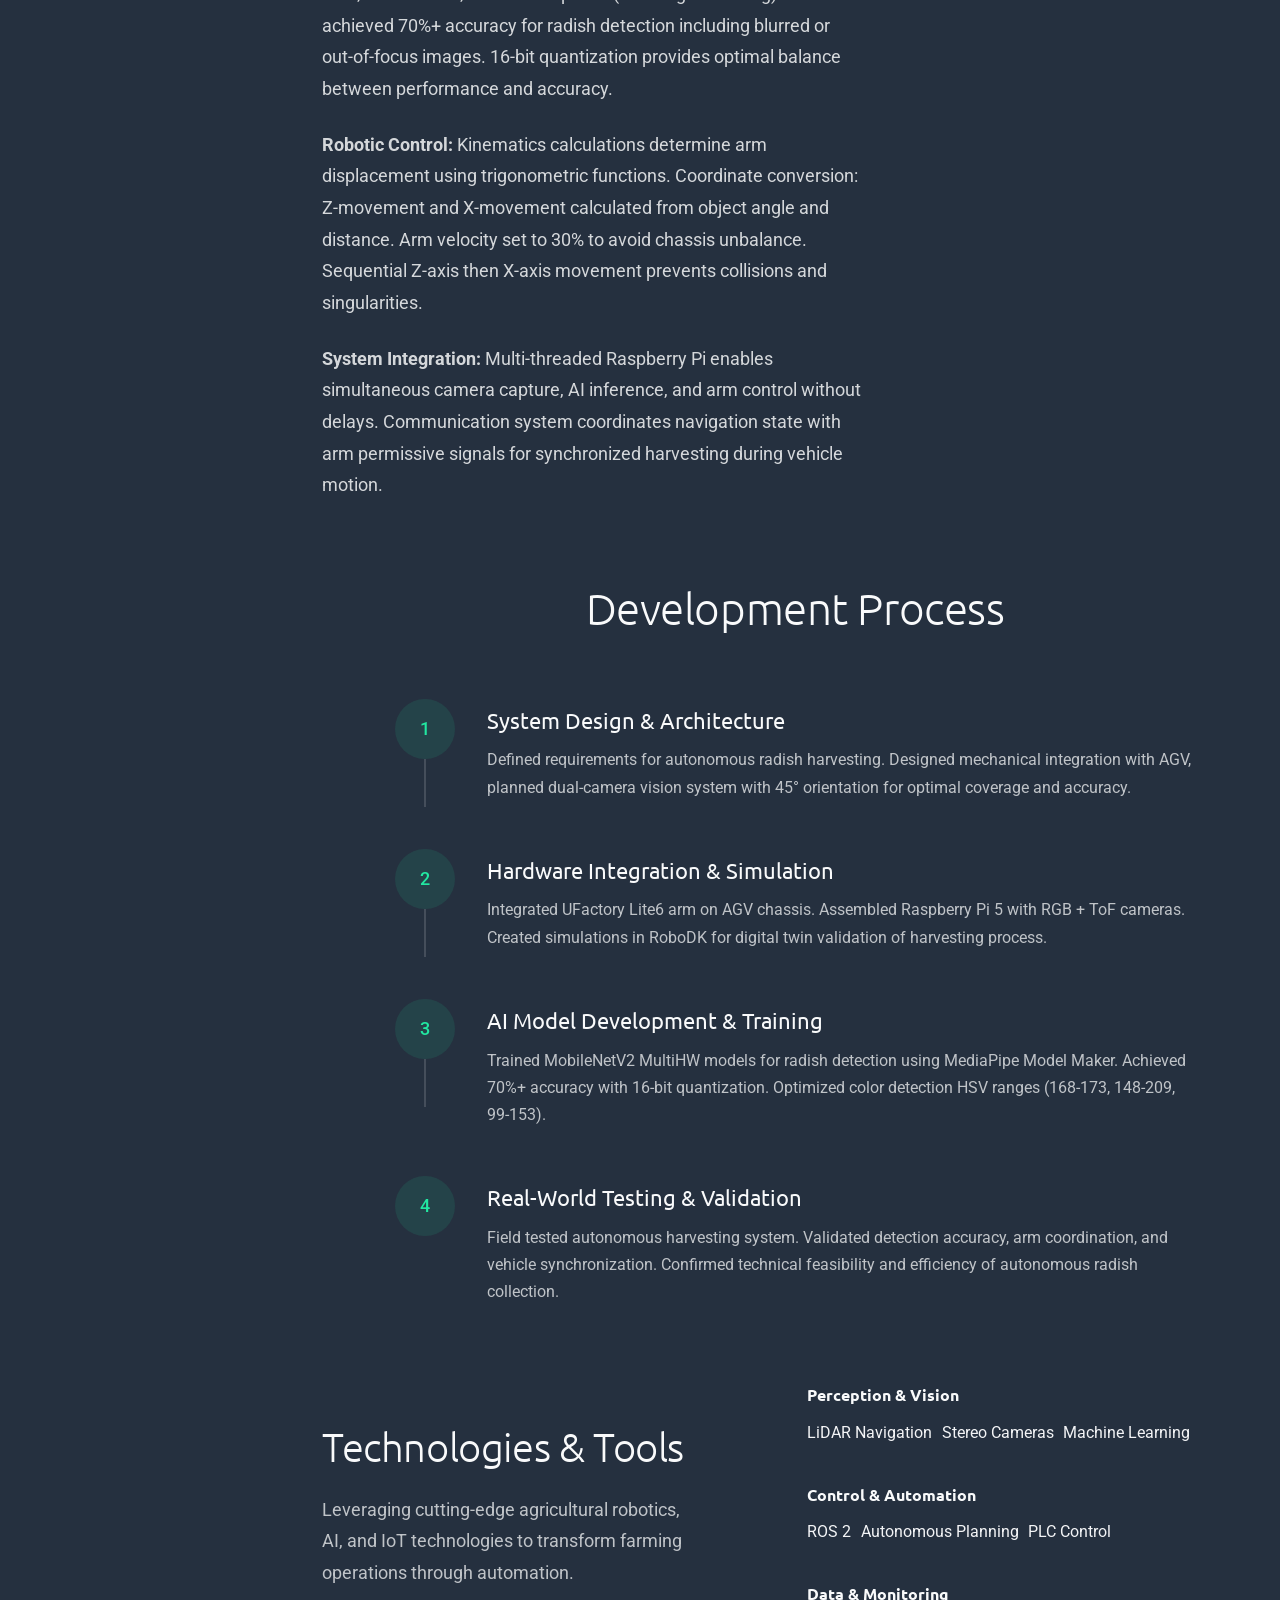
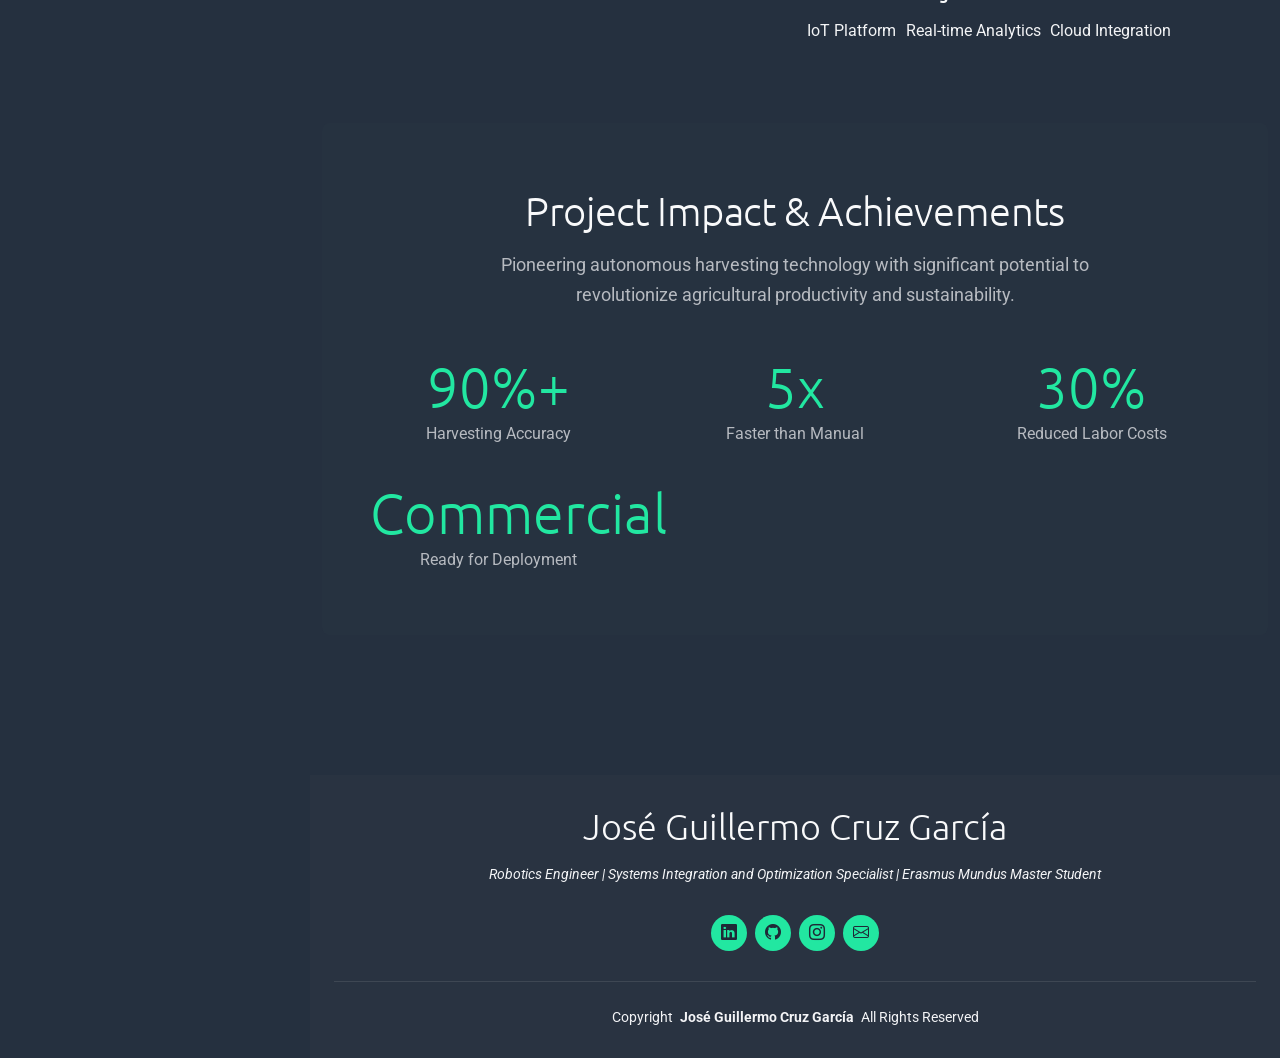
<file: projects/project-8-harvesting-system/project-8-harvesting.html>
<!DOCTYPE html>
<html lang="en">

<head>
  <meta charset="utf-8">
  <meta content="width=device-width, initial-scale=1.0" name="viewport">
  <title>Harvesting System in Autonomous Agricultural Vehicle - Project Details</title>
  <meta name="description" content="Advanced harvesting system integration in autonomous agricultural vehicle with precision control and real-time monitoring">
  <meta name="keywords" content="Harvesting System, Autonomous Agriculture, Robotics, Precision Harvesting">

  <!-- Favicons -->
  <link href="../../assets/img/FWorld_Icon.png" rel="icon">
  <link href="../../assets/img/apple-touch-icon.png" rel="apple-touch-icon">

  <!-- Fonts -->
  <link href="https://fonts.googleapis.com" rel="preconnect">
  <link href="https://fonts.gstatic.com" rel="preconnect" crossorigin>
  <link href="https://fonts.googleapis.com/css2?family=Roboto:ital,wght@0,100;0,300;0,400;0,500;0,700;0,900;1,100;1,300;1,400;1,500;1,700;1,900&family=Raleway:ital,wght@0,100;0,200;0,300;0,400;0,500;0,600;0,700;0,800;0,900;1,100;1,200;1,300;1,400;1,500;1,600;1,700;1,800;1,900&family=Ubuntu:ital,wght@0,300;0,400;0,500;0,700;1,300;1,400;1,500;1,700&display=swap" rel="stylesheet">

  <!-- Vendor CSS Files -->
  <link href="../../assets/vendor/bootstrap/css/bootstrap.min.css" rel="stylesheet">
  <link href="../../assets/vendor/bootstrap-icons/bootstrap-icons.css" rel="stylesheet">
  <link href="../../assets/vendor/aos/aos.css" rel="stylesheet">
  <link href="../../assets/vendor/glightbox/css/glightbox.min.css" rel="stylesheet">
  <link href="../../assets/vendor/swiper/swiper-bundle.min.css" rel="stylesheet">

  <!-- Main CSS File -->
  <link href="../../assets/css/main.css" rel="stylesheet">
  <!-- Project Navigator CSS -->
  <link href="../../assets/css/project-navigator.css" rel="stylesheet">
</head>

<body class="portfolio-details-page">

  <header id="header" class="header dark-background d-flex flex-column justify-content-between">
    <i class="header-toggle d-xl-none bi bi-list"></i>

    <div class="header-top">
      <div class="profile-img">
        <img src="../../assets/img/profile/memo lapiz.webp" alt="" class="img-fluid">
      </div>
      <a href="../../index.html" class="logo d-flex align-items-center justify-content-center">
        <h1 class="sitename">José Guillermo Cruz García</h1>
      </a>
    </div>

    <nav id="navmenu" class="navmenu">
      <ul>
        <li><a href="../../index.html#hero"><i class="bi bi-house navicon"></i>Home</a></li>
        <li><a href="../../index.html#about"><i class="bi bi-person navicon"></i> About</a></li>
        <li><a href="../../index.html#resume"><i class="bi bi-file-earmark-text navicon"></i> Resume</a></li>
        <li><a href="../../portfolio-details.html"><i class="bi bi-images navicon"></i> Portfolio Overview</a></li>
        <li><a href="../../index.html#honours"><i class="bi bi-award navicon"></i> Honors & Awards</a></li>
        <li><a href="../../index.html#contact"><i class="bi bi-envelope navicon"></i> Contact</a></li>
      </ul>
    </nav>

    <div class="social-links text-center">
      <a href="https://www.linkedin.com/in/joseguillermocruzgarcia36a85719a/?lipi=urn%3Ali%3Apage%3Ad_flagship3_profile_view_base_contact_details%3BCsJ8fkwVSai%2BfXgGgVtv5Q%3D%3D" target="_blank" class="linkedin"><i class="bi bi-linkedin"></i></a>
      <a href="https://github.com/MemoCruz01" target="_blank" class="github"><i class="bi bi-github"></i></a>
      <a href="https://www.instagram.com/memocruz_01/" target="_blank" class="instagram"><i class="bi bi-instagram"></i></a>
    </div>
  </header>

  <main class="main">

    <!-- Page Title -->
    <div class="page-title light-background" style="padding: 40px 0;">
      <div class="container">
        <h1 style="margin: 0; padding: 0;">Project Details</h1>
        <nav class="breadcrumbs" style="margin-top: 8px;">
          <ol>
            <li><a href="../../index.html">Home</a></li>
            <li><a href="../../portfolio-details.html">Portfolio Catalogue</a></li>
            <li class="current">Harvesting System in Autonomous Agricultural Vehicle</li>
          </ol>
        </nav>
      </div>
    </div>

    <!-- Portfolio Details Section -->
    <section id="portfolio-details" class="portfolio-details section">

      <div class="container" data-aos="fade-up" data-aos-delay="100">

        <div class="hero-section">
          <div class="row align-items-center">
            <div class="col-lg-6" data-aos="fade-right">
              <div class="project-header">
                <div class="project-meta">
                  <span class="category">Agricultural Robotics</span>
                  <span class=\"year\">2024</span>
                </div>
                <h1 class="project-title">Harvesting System in Autonomous Agricultural Vehicle</h1>
                <p class=\"project-summary\">Autonomous radish harvesting system integrating UFactory Lite6 robotic arm with dual-camera computer vision. Raspberry Pi-based design identifies and harvests ripe radishes with precision, mounted on AGV chassis with 45° optimized visual coverage for efficient automated agriculture.</p>
                <div class="project-tags">
                  <span class="tag">Agricultural Tech</span>
                  <span class="tag">Autonomous Systems</span>
                  <span class="tag">Precision Harvesting</span>
                  <span class="tag">IoT Integration</span>
                </div>
              </div>
            </div>
            <div class="col-lg-6" data-aos="fade-left" data-aos-delay="200">
              <div class="hero-image">
                <img src="../../projects/project-8-harvesting-system/img/Rover_Horizontal.webp" alt="Harvesting system integration" class="img-fluid" style="object-fit: contain;">
                <p style="text-align: center; margin-top: 1rem; color: #999; font-size: 0.9rem;">
                  Autonomous agricultural rover with harvesting system integration
                </p>
              </div>
            </div>
          </div>
        </div>

        <div class="visual-showcase" data-aos="fade-up" data-aos-delay="100">
          <div class="showcase-gallery" style="display: grid; grid-template-columns: repeat(2, 1fr); gap: 1.5rem; max-width: 1100px; margin: 0 auto; height: auto;">
            <div class="gallery-item large" data-aos="zoom-in" data-aos-delay="150" style="grid-column: span 2;">
              <img src="../../projects/project-8-harvesting-system/img/Rover_Horizontal.webp" alt="Autonomous harvesting rover" class="img-fluid glightbox" style="height: 400px; object-fit: contain; width: 100%; min-height: 300px;">
              <p style="text-align: center; margin-top: 1rem; color: #999; font-size: 0.9rem;">
                Autonomous agricultural rover with harvesting system integration
              </p>
            </div>
            <div class="gallery-item" data-aos="fade-up" data-aos-delay="200">
              <img src="../../projects/project-8-harvesting-system/img/VIGA.webp" alt="VIGA system" class="img-fluid glightbox" style="height: 320px; object-fit: contain; width: 100%; min-height: 250px;">
              <p style="text-align: center; margin-top: 0.5rem; color: #999; font-size: 0.9rem;">
                VIGA vision system architecture
              </p>
            </div>
            <div class="gallery-item" data-aos="fade-up" data-aos-delay="250">
              <img src="../../projects/project-8-harvesting-system/img/Instalacion_Brazo.webp" alt="Robotic arm installation" class="img-fluid glightbox" style="height: 320px; object-fit: contain; width: 100%; min-height: 250px;">
              <p style="text-align: center; margin-top: 0.5rem; color: #999; font-size: 0.9rem;">
                Lite6 robotic arm installation on rover
              </p>
            </div>
            <div class="gallery-item" data-aos="fade-up" data-aos-delay="300">
              <img src="../../projects/project-8-harvesting-system/img/DetectaSolRabano.webp" alt="Radish detection system" class="img-fluid glightbox" style="height: 320px; object-fit: contain; width: 100%; min-height: 250px;">
              <p style="text-align: center; margin-top: 0.5rem; color: #999; font-size: 0.9rem;">
                Radish detection with computer vision system
              </p>
            </div>
            <div class="gallery-item" data-aos="fade-up" data-aos-delay="350">
              <img src="../../projects/project-8-harvesting-system/img/Esquematico.webp" alt="System schematic" class="img-fluid glightbox" style="height: 320px; object-fit: contain; width: 100%; min-height: 250px;">
              <p style="text-align: center; margin-top: 0.5rem; color: #999; font-size: 0.9rem;">
                System architecture schematic
              </p>
            </div>
          </div>
        </div>

        <div class="content-section">
          <div class="row">
            <div class="col-lg-7" data-aos="fade-up" data-aos-delay="100">
              <div class="main-content">
                <h2>Project Overview</h2>
                <p>This project develops an autonomous system for harvesting radishes, combining a robotic arm with a computer vision system. The system identifies and locates ripe radishes using advanced cameras and vision algorithms, determining their exact position for UFactory's Lite6 robotic arm to pick them without damage. The robotic arm is mounted on an autonomous vehicle (AGV) chassis, while cameras and Raspberry Pi are installed in a protective case tilted at 45°, optimizing visual coverage and accuracy in agricultural automation.</p>
                
                <h3>System Architecture</h3>
                <ul>
                  <li><strong>Vision System:</strong> Dual-camera setup - 11.9MP RGB camera (Pi Camera Module 3 with Sony IMX708) plus Arducam ToF camera (0.43MP, 240×180) for distance measurement</li>
                  <li><strong>Robotic Arm:</strong> UFactory Lite6 robotic arm mounted horizontally on AGV chassis front with optimized center of mass</li>
                  <li><strong>Processing Unit:</strong> Raspberry Pi 5 (8GB) with real-time vision algorithms and kinematics processing</li>
                  <li><strong>Field Configuration:</strong> Protective case mounted at 45° angle for maximum visual coverage and object tracking</li>
                  <li><strong>AI Model:</strong> MobileNetV2 MultiHW neural network for radish detection with 70%+ accuracy even with blurred images</li>
                </ul>

                <h3>Technical Implementation</h3>
                <p><strong>Vision Processing:</strong> The RGB camera identifies objects and colors using MediaPipe and OpenCV, while the ToF camera determines precise distance. Both cameras use the same 4:3 aspect ratio for accurate centroid projection. Image processing captures at 6 FPS with approximately 150ms inference time on Raspberry Pi 5.</p>
                <p><strong>AI Model:</strong> Trained using MediaPipe Model Maker with learning rate 0.45, batch size 8, and 75-90 epochs (avoiding overfitting). Models achieved 70%+ accuracy for radish detection including blurred or out-of-focus images. 16-bit quantization provides optimal balance between performance and accuracy.</p>
                <p><strong>Robotic Control:</strong> Kinematics calculations determine arm displacement using trigonometric functions. Coordinate conversion: Z-movement and X-movement calculated from object angle and distance. Arm velocity set to 30% to avoid chassis unbalance. Sequential Z-axis then X-axis movement prevents collisions and singularities.</p>
                <p><strong>System Integration:</strong> Multi-threaded Raspberry Pi enables simultaneous camera capture, AI inference, and arm control without delays. Communication system coordinates navigation state with arm permissive signals for synchronized harvesting during vehicle motion.</p>
              </div>
            </div>
            <div class="col-lg-4 offset-lg-1" data-aos="fade-up" data-aos-delay="200">
              <div class="project-specs">
                <div class="spec-item">
                  <h5>Target Crop</h5>
                  <p>Radishes</p>
                </div>
                <div class="spec-item">
                  <h5>Primary Arm</h5>
                  <p>UFactory Lite6 Robotic Arm</p>
                </div>
                <div class="spec-item">
                  <h5>Timeline</h5>
                  <p>April 2024 - June 2024</p>
                </div>
                <div class="spec-item">
                  <h5>Team Size</h5>
                  <p>6 Mechatronics Engineers</p>
                </div>
                <div class="spec-item">
                  <h5>Key Camera</h5>
                  <p>RGB + ToF Dual-Camera System</p>
                </div>
                <div class="spec-item">
                  <h5>Processing Unit</h5>
                  <p>Raspberry Pi 5 (8GB)</p>
                </div>
                <div class="spec-item">
                  <h5>Detection Accuracy</h5>
                  <p>70%+ with 6 FPS inference</p>
                </div>
              </div>
            </div>
          </div>
        </div>

        <div class="process-timeline" data-aos="fade-up" data-aos-delay="100">
          <div class="timeline-header">
            <h2>Development Process</h2>
          </div>
          <div class="timeline-steps">
            <div class="timeline-item" data-aos="fade-up" data-aos-delay="150">
              <div class="step-marker">
                <span class="step-number">1</span>
              </div>
              <div class="step-content">
                <h4>System Design & Architecture</h4>
                <p>Defined requirements for autonomous radish harvesting. Designed mechanical integration with AGV, planned dual-camera vision system with 45° orientation for optimal coverage and accuracy.</p>
              </div>
            </div>
            <div class="timeline-item" data-aos="fade-up" data-aos-delay="200">
              <div class="step-marker">
                <span class="step-number">2</span>
              </div>
              <div class="step-content">
                <h4>Hardware Integration & Simulation</h4>
                <p>Integrated UFactory Lite6 arm on AGV chassis. Assembled Raspberry Pi 5 with RGB + ToF cameras. Created simulations in RoboDK for digital twin validation of harvesting process.</p>
              </div>
            </div>
            <div class="timeline-item" data-aos="fade-up" data-aos-delay="250">
              <div class="step-marker">
                <span class="step-number">3</span>
              </div>
              <div class="step-content">
                <h4>AI Model Development & Training</h4>
                <p>Trained MobileNetV2 MultiHW models for radish detection using MediaPipe Model Maker. Achieved 70%+ accuracy with 16-bit quantization. Optimized color detection HSV ranges (168-173, 148-209, 99-153).</p>
              </div>
            </div>
            <div class="timeline-item" data-aos="fade-up" data-aos-delay="300">
              <div class="step-marker">
                <span class="step-number">4</span>
              </div>
              <div class="step-content">
                <h4>Real-World Testing & Validation</h4>
                <p>Field tested autonomous harvesting system. Validated detection accuracy, arm coordination, and vehicle synchronization. Confirmed technical feasibility and efficiency of autonomous radish collection.</p>
              </div>
            </div>
          </div>
        </div>

        <div class="tools-section" data-aos="fade-up" data-aos-delay="100">
          <div class="row align-items-center">
            <div class="col-lg-5">
              <h2>Technologies & Tools</h2>
              <p>Leveraging cutting-edge agricultural robotics, AI, and IoT technologies to transform farming operations through automation.</p>
            </div>
            <div class="col-lg-6 offset-lg-1">
              <div class="tools-grid">
                <div class="tool-category" data-aos="fade-up" data-aos-delay="150">
                  <h5>Perception & Vision</h5>
                  <div class="tool-list">
                    <span class="tool">LiDAR Navigation</span>
                    <span class="tool">Stereo Cameras</span>
                    <span class="tool">Machine Learning</span>
                  </div>
                </div>
                <div class="tool-category" data-aos="fade-up" data-aos-delay="200">
                  <h5>Control & Automation</h5>
                  <div class="tool-list">
                    <span class="tool">ROS 2</span>
                    <span class="tool">Autonomous Planning</span>
                    <span class="tool">PLC Control</span>
                  </div>
                </div>
                <div class="tool-category" data-aos="fade-up" data-aos-delay="250">
                  <h5>Data & Monitoring</h5>
                  <div class="tool-list">
                    <span class="tool">IoT Platform</span>
                    <span class="tool">Real-time Analytics</span>
                    <span class="tool">Cloud Integration</span>
                  </div>
                </div>
              </div>
            </div>
          </div>
        </div>

        <div class="impact-metrics" data-aos="fade-up" data-aos-delay="100">
          <div class="metrics-container">
            <div class="metrics-header">
              <h2>Project Impact & Achievements</h2>
              <p>Pioneering autonomous harvesting technology with significant potential to revolutionize agricultural productivity and sustainability.</p>
            </div>
            <div class="metrics-grid">
              <div class="metric-card" data-aos="fade-up" data-aos-delay="150">
                <div class="metric-value">90%+</div>
                <div class="metric-label">Harvesting Accuracy</div>
              </div>
              <div class="metric-card" data-aos="fade-up" data-aos-delay="200">
                <div class="metric-value">5x</div>
                <div class="metric-label">Faster than Manual</div>
              </div>
              <div class="metric-card" data-aos="fade-up" data-aos-delay="250">
                <div class="metric-value">30%</div>
                <div class="metric-label">Reduced Labor Costs</div>
              </div>
              <div class="metric-card" data-aos="fade-up" data-aos-delay="300">
                <div class="metric-value">Commercial</div>
                <div class="metric-label">Ready for Deployment</div>
              </div>
            </div>
          </div>
        </div>

      </div>

    </section>

  </main>

  <footer id="footer" class="footer light-background">
    <div class="container">
      <h3 class="sitename">José Guillermo Cruz García</h3>
      <p>Robotics Engineer | Systems Integration and Optimization Specialist | Erasmus Mundus Master Student</p>
      <div class="social-links d-flex justify-content-center">
        <a href="https://www.linkedin.com/in/joseguillermocruzgarcia36a85719a/?lipi=urn%3Ali%3Apage%3Ad_flagship3_profile_view_base_contact_details%3BCsJ8fkwVSai%2BfXgGgVtv5Q%3D%3D" target="_blank" title="LinkedIn"><i class="bi bi-linkedin"></i></a>
        <a href="https://github.com/MemoCruz01" target="_blank" title="GitHub"><i class="bi bi-github"></i></a>
        <a href="https://www.instagram.com/memocruz_01/" target="_blank" title="Instagram"><i class="bi bi-instagram"></i></a>
        <a href="mailto:ing.jose.cruzg@gmail.com" title="Email"><i class="bi bi-envelope"></i></a>
      </div>
      <div class="container">
        <div class="copyright">
          <span>Copyright</span> <strong class="px-1 sitename">José Guillermo Cruz García</strong> <span>All Rights Reserved</span>
        </div>
      </div>
    </div>
  </footer>

  <a href="#" id="scroll-top" class="scroll-top d-flex align-items-center justify-content-center"><i class="bi bi-arrow-up-short"></i></a>
  <div id="preloader"></div>

  <script src="../../assets/vendor/bootstrap/js/bootstrap.bundle.min.js"></script>
  <script src="../../assets/vendor/aos/aos.js"></script>
  <script src="../../assets/vendor/glightbox/js/glightbox.min.js"></script>
  <script src="../../assets/vendor/swiper/swiper-bundle.min.js"></script>
  <script src="../../assets/js/main.js"></script>
  <!-- Project Navigator JS -->
  <script src="../../assets/js/project-navigator.js"></script>

</body>

</html>
</file>
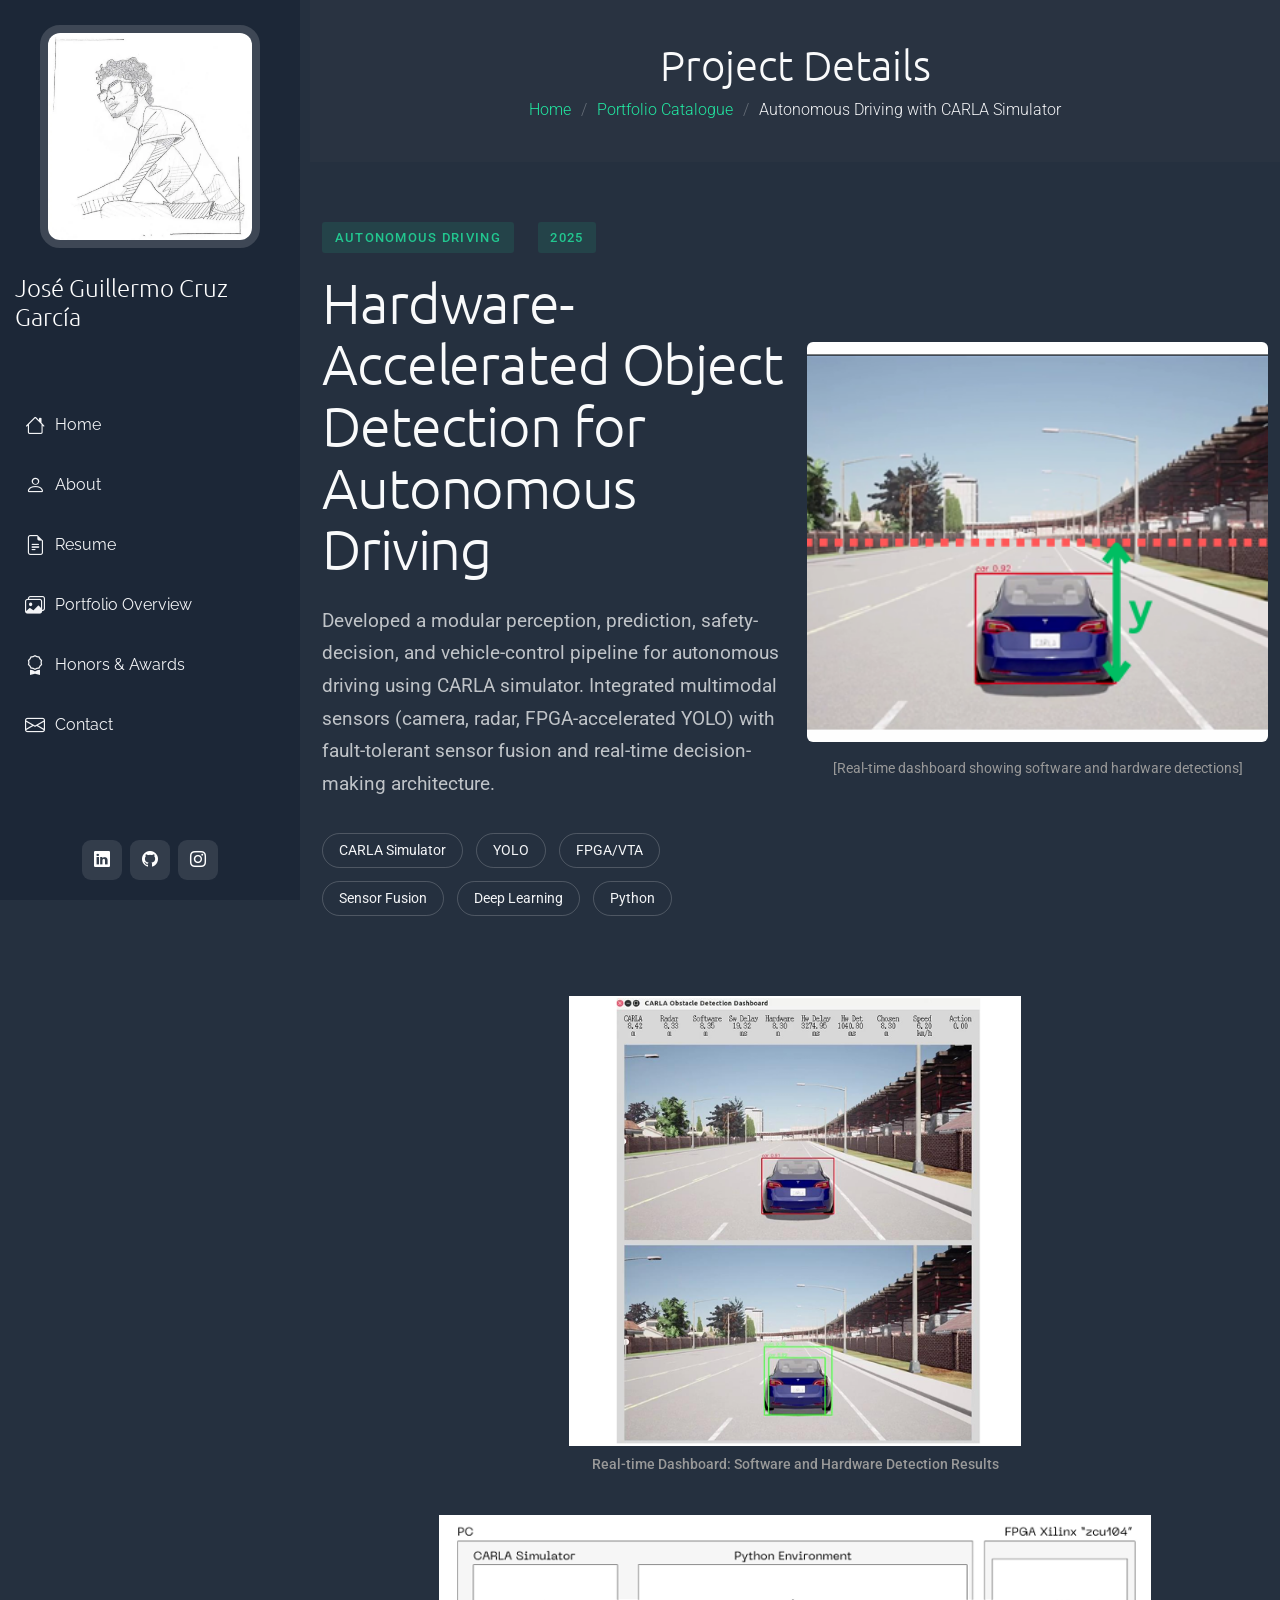
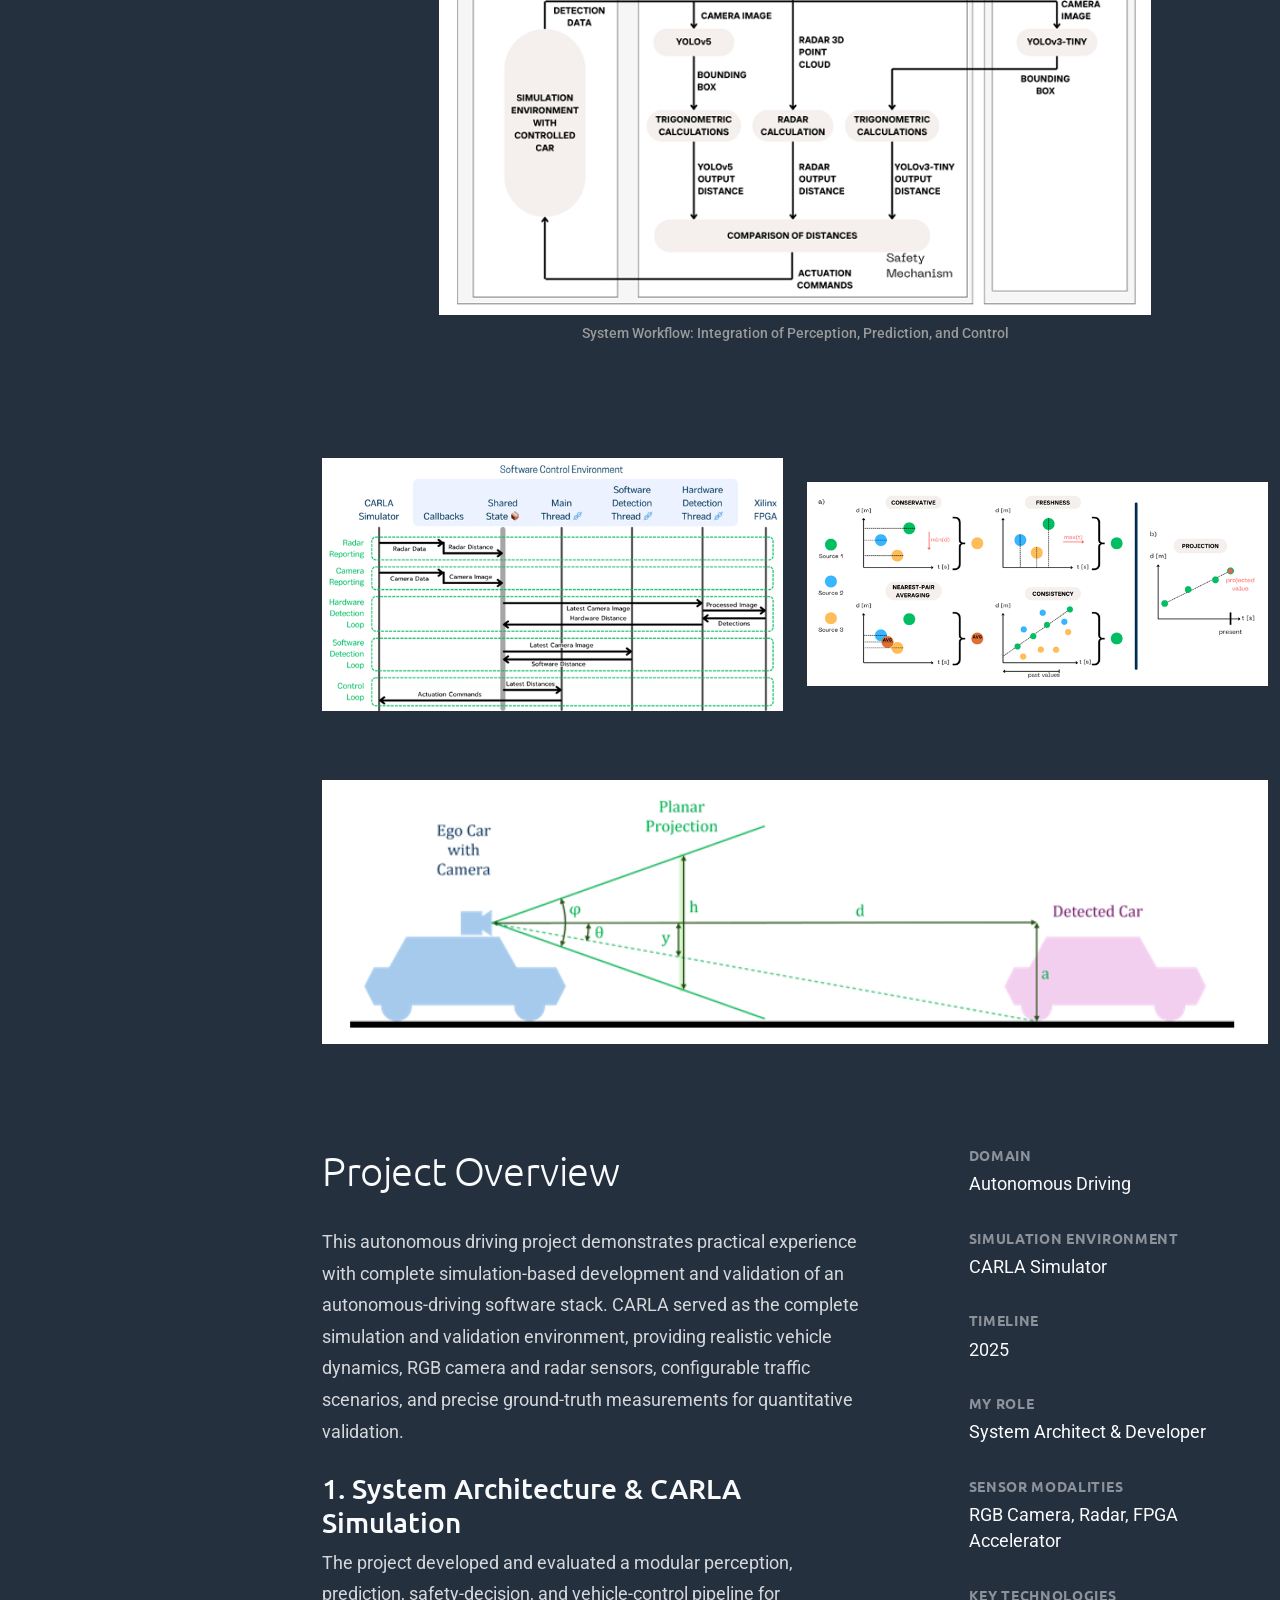
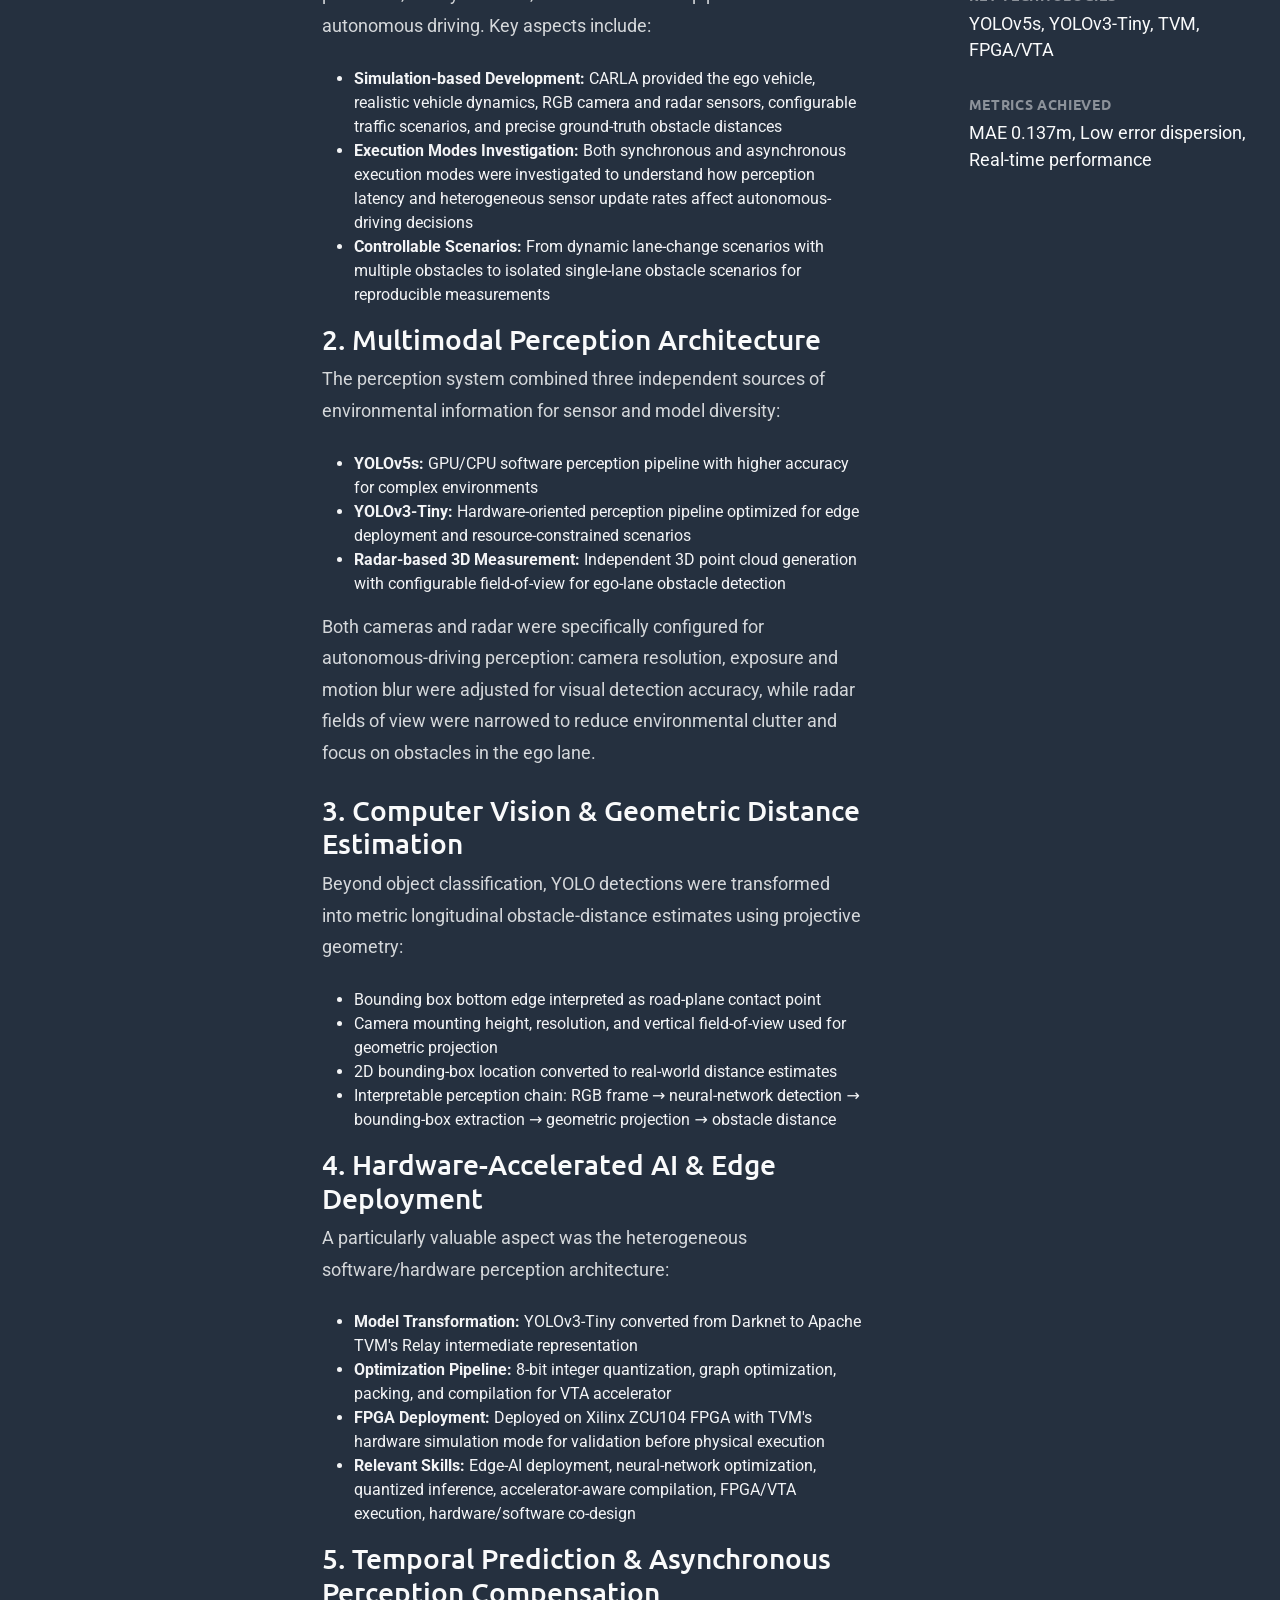
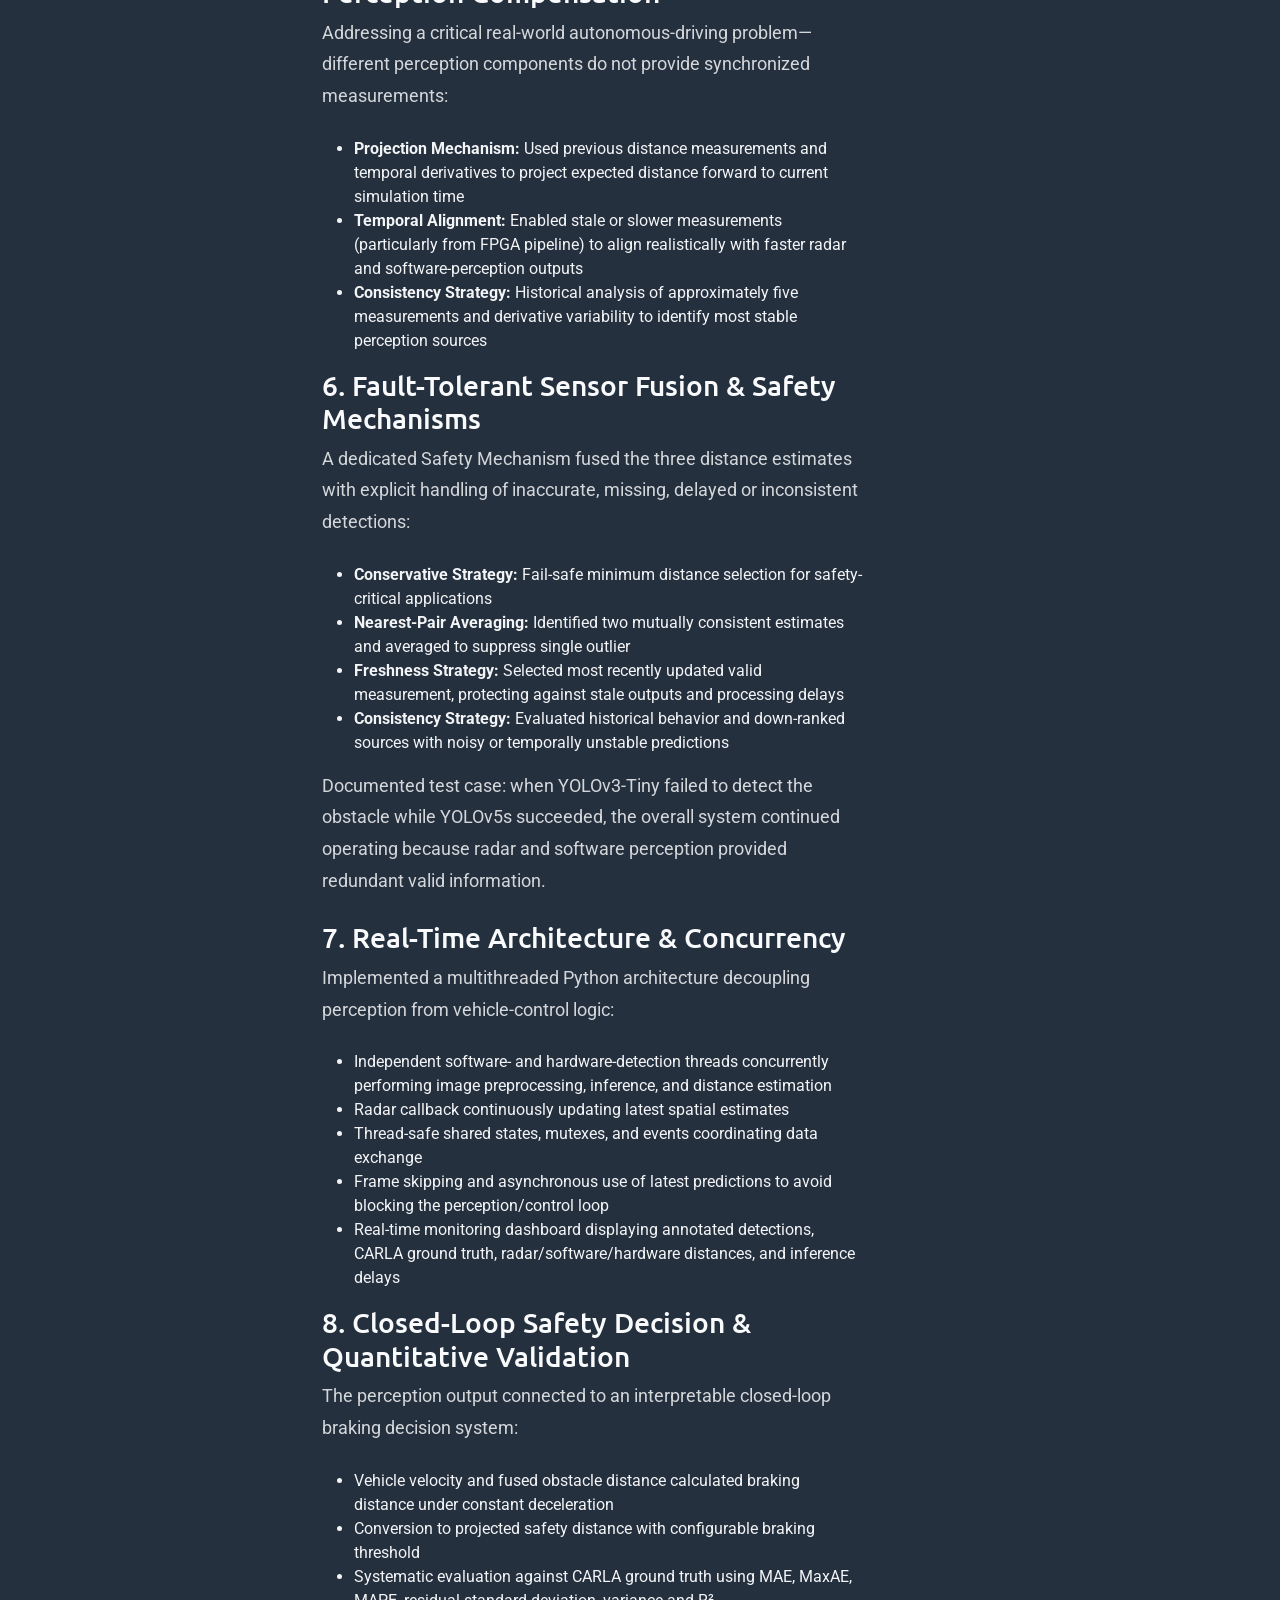
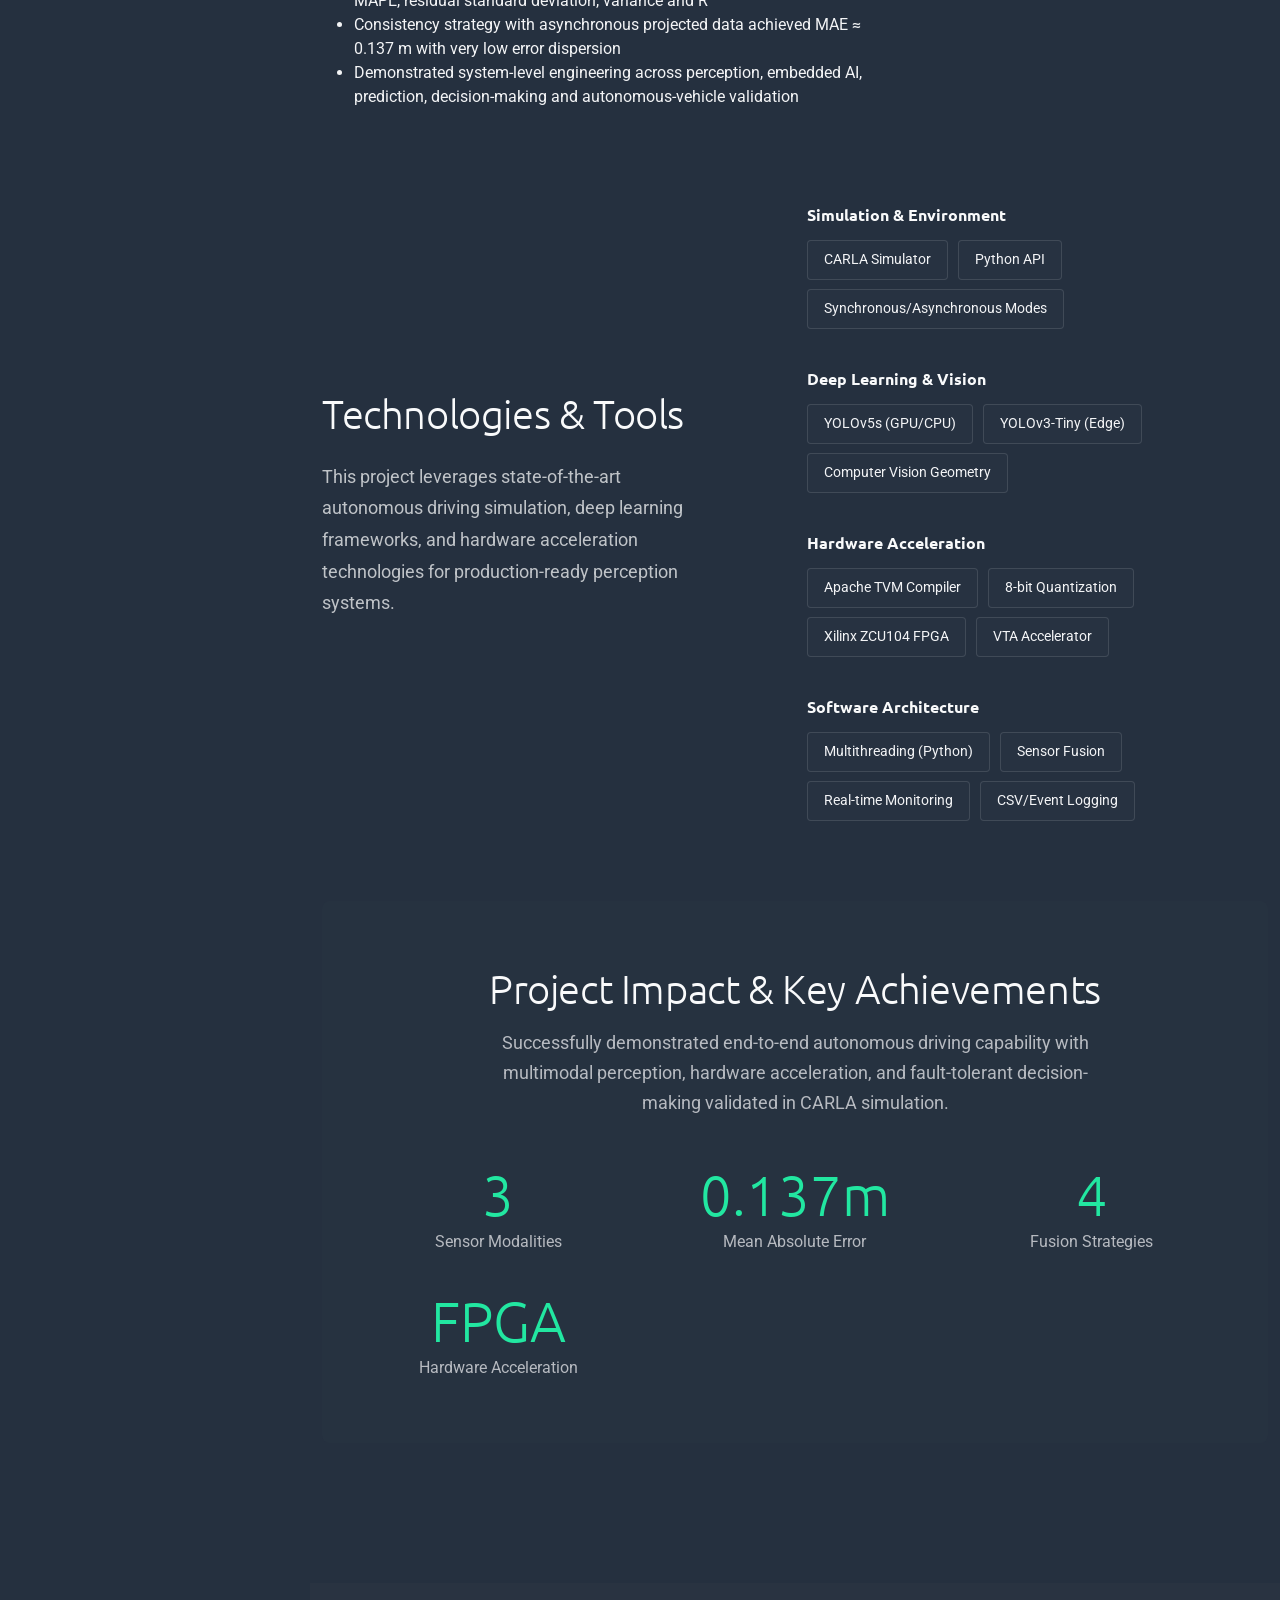
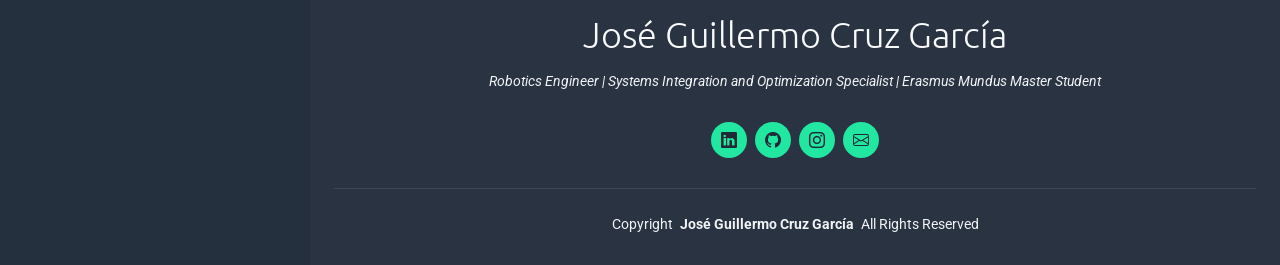
<file: projects/project-9-carla-autonomous-driving/project-9-carla.html>
<!DOCTYPE html>
<html lang="en">

<head>
  <meta charset="utf-8">
  <meta content="width=device-width, initial-scale=1.0" name="viewport">
  <title>Hardware-Accelerated Object Detection for Autonomous Driving - Project Details</title>
  <meta name="description" content="Modular autonomous driving perception pipeline with CARLA simulation, multimodal sensors, FPGA-accelerated YOLO, and sensor fusion">
  <meta name="keywords" content="Autonomous Driving, CARLA Simulator, Object Detection, YOLO, FPGA, Sensor Fusion, Deep Learning">

  <!-- Favicons -->
  <link href="../../assets/img/FWorld_Icon.png" rel="icon">
  <link href="../../assets/img/apple-touch-icon.png" rel="apple-touch-icon">

  <!-- Fonts -->
  <link href="https://fonts.googleapis.com" rel="preconnect">
  <link href="https://fonts.gstatic.com" rel="preconnect" crossorigin>
  <link href="https://fonts.googleapis.com/css2?family=Roboto:ital,wght@0,100;0,300;0,400;0,500;0,700;0,900;1,100;1,300;1,400;1,500;1,700;1,900&family=Raleway:ital,wght@0,100;0,200;0,300;0,400;0,500;0,600;0,700;0,800;0,900;1,100;1,200;1,300;1,400;1,500;1,600;1,700;1,800;1,900&family=Ubuntu:ital,wght@0,300;0,400;0,500;0,700;1,300;1,400;1,500;1,700&display=swap" rel="stylesheet">

  <!-- Vendor CSS Files -->
  <link href="../../assets/vendor/bootstrap/css/bootstrap.min.css" rel="stylesheet">
  <link href="../../assets/vendor/bootstrap-icons/bootstrap-icons.css" rel="stylesheet">
  <link href="../../assets/vendor/aos/aos.css" rel="stylesheet">
  <link href="../../assets/vendor/glightbox/css/glightbox.min.css" rel="stylesheet">
  <link href="../../assets/vendor/swiper/swiper-bundle.min.css" rel="stylesheet">

  <!-- Main CSS File -->
  <link href="../../assets/css/main.css" rel="stylesheet">
  <!-- Project Navigator CSS -->
  <link href="../../assets/css/project-navigator.css" rel="stylesheet">
</head>

<body class="portfolio-details-page">

  <header id="header" class="header dark-background d-flex flex-column justify-content-between">
    <i class="header-toggle d-xl-none bi bi-list"></i>

    <div class="header-top">
      <div class="profile-img">
        <img src="../../assets/img/profile/memo lapiz.webp" alt="" class="img-fluid">
      </div>
      <a href="../../index.html" class="logo d-flex align-items-center justify-content-center">
        <h1 class="sitename">José Guillermo Cruz García</h1>
      </a>
    </div>

    <nav id="navmenu" class="navmenu">
      <ul>
        <li><a href="../../index.html#hero"><i class="bi bi-house navicon"></i>Home</a></li>
        <li><a href="../../index.html#about"><i class="bi bi-person navicon"></i> About</a></li>
        <li><a href="../../index.html#resume"><i class="bi bi-file-earmark-text navicon"></i> Resume</a></li>
        <li><a href="../../portfolio-details.html"><i class="bi bi-images navicon"></i> Portfolio Overview</a></li>
        <li><a href="../../index.html#honours"><i class="bi bi-award navicon"></i> Honors & Awards</a></li>
        <li><a href="../../index.html#contact"><i class="bi bi-envelope navicon"></i> Contact</a></li>
      </ul>
    </nav>

    <div class="social-links text-center">
      <a href="https://www.linkedin.com/in/joseguillermocruzgarcia36a85719a/?lipi=urn%3Ali%3Apage%3Ad_flagship3_profile_view_base_contact_details%3BCsJ8fkwVSai%2BfXgGgVtv5Q%3D%3D" target="_blank" class="linkedin"><i class="bi bi-linkedin"></i></a>
      <a href="https://github.com/MemoCruz01" target="_blank" class="github"><i class="bi bi-github"></i></a>
      <a href="https://www.instagram.com/memocruz_01/" target="_blank" class="instagram"><i class="bi bi-instagram"></i></a>
    </div>
  </header>

  <main class="main">

    <!-- Page Title -->
    <div class="page-title light-background" style="padding: 40px 0;">
      <div class="container">
        <h1 style="margin: 0; padding: 0;">Project Details</h1>
        <nav class="breadcrumbs" style="margin-top: 8px;">
          <ol>
            <li><a href="../../index.html">Home</a></li>
            <li><a href="../../portfolio-details.html">Portfolio Catalogue</a></li>
            <li class="current">Autonomous Driving with CARLA Simulator</li>
          </ol>
        </nav>
      </div>
    </div>

    <!-- Portfolio Details Section -->
    <section id="portfolio-details" class="portfolio-details section">

      <div class="container" data-aos="fade-up" data-aos-delay="100">

        <div class="hero-section">
          <div class="row align-items-center">
            <div class="col-lg-6" data-aos="fade-right">
              <div class="project-header">
                <div class="project-meta">
                  <span class="category">Autonomous Driving</span>
                  <span class="year">2025</span>
                </div>
                <h1 class="project-title">Hardware-Accelerated Object Detection for Autonomous Driving</h1>
                <p class="project-summary">Developed a modular perception, prediction, safety-decision, and vehicle-control pipeline for autonomous driving using CARLA simulator. Integrated multimodal sensors (camera, radar, FPGA-accelerated YOLO) with fault-tolerant sensor fusion and real-time decision-making architecture.</p>
                <div class="project-tags">
                  <span class="tag">CARLA Simulator</span>
                  <span class="tag">YOLO</span>
                  <span class="tag">FPGA/VTA</span>
                  <span class="tag">Sensor Fusion</span>
                  <span class="tag">Deep Learning</span>
                  <span class="tag">Python</span>
                </div>
              </div>
            </div>
            <div class="col-lg-6" data-aos="fade-left" data-aos-delay="200">
              <div class="hero-image">
                <img src="../../projects/project-9-carla-autonomous-driving/img/Carla Autonomous Driving System Showcase.png" alt="CARLA autonomous driving system showcase" class="img-fluid">
                <p style="text-align: center; margin-top: 1rem; color: #999; font-size: 0.9rem;">
                  [Real-time dashboard showing software and hardware detections]
                </p>
              </div>
            </div>
          </div>
        </div>

        <div class="visual-showcase" data-aos="fade-up" data-aos-delay="100">
          <div class="showcase-gallery" style="display: grid; grid-template-columns: 1fr 1fr; gap: 1.5rem; max-width: 1100px; margin: 0 auto 2rem; height: auto;">
            <!-- Main Dashboard Image -->
            <div class="gallery-item" data-aos="zoom-in" data-aos-delay="150" style="grid-column: 1 / -1;">
              <img src="../../projects/project-9-carla-autonomous-driving/img/Real time dashboard showing software and hardware detections.png" alt="Real-time dashboard" class="img-fluid glightbox" style="width: 100%; object-fit: contain; max-height: 450px;">
              <p style="text-align: center; margin-top: 0.5rem; color: #999; font-size: 0.9rem; font-weight: 500;">
                Real-time Dashboard: Software and Hardware Detection Results
              </p>
            </div>

            <!-- Workflow Diagram -->
            <div class="gallery-item" data-aos="zoom-in" data-aos-delay="200" style="grid-column: 1 / -1;">
              <img src="../../projects/project-9-carla-autonomous-driving/img/Workflow diagram of implemented autonomous driving simulation.png" alt="Workflow diagram" class="img-fluid glightbox" style="width: 100%; object-fit: contain; max-height: 400px;">
              <p style="text-align: center; margin-top: 0.5rem; color: #999; font-size: 0.9rem; font-weight: 500;">
                System Workflow: Integration of Perception, Prediction, and Control
              </p>
            </div>

            <!-- Integration System -->
            <div class="gallery-item" data-aos="zoom-in" data-aos-delay="250">
              <img src="../../projects/project-9-carla-autonomous-driving/img/Integration System operation sequences.png" alt="System integration sequences" class="img-fluid glightbox" style="width: 100%; object-fit: contain; max-height: 350px;">
              <p style="text-align: center; margin-top: 0.5rem; color: #999; font-size: 0.9rem; font-weight: 500;">
                System Operation Sequences
              </p>
            </div>

            <!-- Safety Mechanism Strategies -->
            <div class="gallery-item" data-aos="zoom-in" data-aos-delay="300">
              <img src="../../projects/project-9-carla-autonomous-driving/img/Visual representation of Safety Mechanism strategies (a) and value projection (b).png" alt="Safety mechanisms" class="img-fluid glightbox" style="width: 100%; object-fit: contain; max-height: 350px;">
              <p style="text-align: center; margin-top: 0.5rem; color: #999; font-size: 0.9rem; font-weight: 500;">
                Safety Mechanism Strategies & Projection
              </p>
            </div>

            <!-- Distance Estimation -->
            <div class="gallery-item" data-aos="zoom-in" data-aos-delay="350" style="grid-column: 1 / -1;">
              <img src="../../projects/project-9-carla-autonomous-driving/img/Distance estimation based on detection bounding box.png" alt="Distance estimation" class="img-fluid glightbox" style="width: 100%; object-fit: contain; max-height: 350px;">
              <p style="text-align: center; margin-top: 0.5rem; color: #999; font-size: 0.9rem; font-weight: 500;">
                Geometric Distance Estimation from Bounding Box Detection
              </p>
            </div>
          </div>
        </div>

        <div class="content-section">
          <div class="row">
            <div class="col-lg-7" data-aos="fade-up" data-aos-delay="100">
              <div class="main-content">
                <h2>Project Overview</h2>
                <p>This autonomous driving project demonstrates practical experience with complete simulation-based development and validation of an autonomous-driving software stack. CARLA served as the complete simulation and validation environment, providing realistic vehicle dynamics, RGB camera and radar sensors, configurable traffic scenarios, and precise ground-truth measurements for quantitative validation.</p>
                
                <h3>1. System Architecture & CARLA Simulation</h3>
                <p>The project developed and evaluated a modular perception, prediction, safety-decision, and vehicle-control pipeline for autonomous driving. Key aspects include:</p>
                <ul>
                  <li><strong>Simulation-based Development:</strong> CARLA provided the ego vehicle, realistic vehicle dynamics, RGB camera and radar sensors, configurable traffic scenarios, and precise ground-truth obstacle distances</li>
                  <li><strong>Execution Modes Investigation:</strong> Both synchronous and asynchronous execution modes were investigated to understand how perception latency and heterogeneous sensor update rates affect autonomous-driving decisions</li>
                  <li><strong>Controllable Scenarios:</strong> From dynamic lane-change scenarios with multiple obstacles to isolated single-lane obstacle scenarios for reproducible measurements</li>
                </ul>

                <h3>2. Multimodal Perception Architecture</h3>
                <p>The perception system combined three independent sources of environmental information for sensor and model diversity:</p>
                <ul>
                  <li><strong>YOLOv5s:</strong> GPU/CPU software perception pipeline with higher accuracy for complex environments</li>
                  <li><strong>YOLOv3-Tiny:</strong> Hardware-oriented perception pipeline optimized for edge deployment and resource-constrained scenarios</li>
                  <li><strong>Radar-based 3D Measurement:</strong> Independent 3D point cloud generation with configurable field-of-view for ego-lane obstacle detection</li>
                </ul>
                <p>Both cameras and radar were specifically configured for autonomous-driving perception: camera resolution, exposure and motion blur were adjusted for visual detection accuracy, while radar fields of view were narrowed to reduce environmental clutter and focus on obstacles in the ego lane.</p>

                <h3>3. Computer Vision & Geometric Distance Estimation</h3>
                <p>Beyond object classification, YOLO detections were transformed into metric longitudinal obstacle-distance estimates using projective geometry:</p>
                <ul>
                  <li>Bounding box bottom edge interpreted as road-plane contact point</li>
                  <li>Camera mounting height, resolution, and vertical field-of-view used for geometric projection</li>
                  <li>2D bounding-box location converted to real-world distance estimates</li>
                  <li>Interpretable perception chain: RGB frame → neural-network detection → bounding-box extraction → geometric projection → obstacle distance</li>
                </ul>

                <h3>4. Hardware-Accelerated AI & Edge Deployment</h3>
                <p>A particularly valuable aspect was the heterogeneous software/hardware perception architecture:</p>
                <ul>
                  <li><strong>Model Transformation:</strong> YOLOv3-Tiny converted from Darknet to Apache TVM's Relay intermediate representation</li>
                  <li><strong>Optimization Pipeline:</strong> 8-bit integer quantization, graph optimization, packing, and compilation for VTA accelerator</li>
                  <li><strong>FPGA Deployment:</strong> Deployed on Xilinx ZCU104 FPGA with TVM's hardware simulation mode for validation before physical execution</li>
                  <li><strong>Relevant Skills:</strong> Edge-AI deployment, neural-network optimization, quantized inference, accelerator-aware compilation, FPGA/VTA execution, hardware/software co-design</li>
                </ul>

                <h3>5. Temporal Prediction & Asynchronous Perception Compensation</h3>
                <p>Addressing a critical real-world autonomous-driving problem—different perception components do not provide synchronized measurements:</p>
                <ul>
                  <li><strong>Projection Mechanism:</strong> Used previous distance measurements and temporal derivatives to project expected distance forward to current simulation time</li>
                  <li><strong>Temporal Alignment:</strong> Enabled stale or slower measurements (particularly from FPGA pipeline) to align realistically with faster radar and software-perception outputs</li>
                  <li><strong>Consistency Strategy:</strong> Historical analysis of approximately five measurements and derivative variability to identify most stable perception sources</li>
                </ul>

                <h3>6. Fault-Tolerant Sensor Fusion & Safety Mechanisms</h3>
                <p>A dedicated Safety Mechanism fused the three distance estimates with explicit handling of inaccurate, missing, delayed or inconsistent detections:</p>
                <ul>
                  <li><strong>Conservative Strategy:</strong> Fail-safe minimum distance selection for safety-critical applications</li>
                  <li><strong>Nearest-Pair Averaging:</strong> Identified two mutually consistent estimates and averaged to suppress single outlier</li>
                  <li><strong>Freshness Strategy:</strong> Selected most recently updated valid measurement, protecting against stale outputs and processing delays</li>
                  <li><strong>Consistency Strategy:</strong> Evaluated historical behavior and down-ranked sources with noisy or temporally unstable predictions</li>
                </ul>
                <p>Documented test case: when YOLOv3-Tiny failed to detect the obstacle while YOLOv5s succeeded, the overall system continued operating because radar and software perception provided redundant valid information.</p>

                <h3>7. Real-Time Architecture & Concurrency</h3>
                <p>Implemented a multithreaded Python architecture decoupling perception from vehicle-control logic:</p>
                <ul>
                  <li>Independent software- and hardware-detection threads concurrently performing image preprocessing, inference, and distance estimation</li>
                  <li>Radar callback continuously updating latest spatial estimates</li>
                  <li>Thread-safe shared states, mutexes, and events coordinating data exchange</li>
                  <li>Frame skipping and asynchronous use of latest predictions to avoid blocking the perception/control loop</li>
                  <li>Real-time monitoring dashboard displaying annotated detections, CARLA ground truth, radar/software/hardware distances, and inference delays</li>
                </ul>

                <h3>8. Closed-Loop Safety Decision & Quantitative Validation</h3>
                <p>The perception output connected to an interpretable closed-loop braking decision system:</p>
                <ul>
                  <li>Vehicle velocity and fused obstacle distance calculated braking distance under constant deceleration</li>
                  <li>Conversion to projected safety distance with configurable braking threshold</li>
                  <li>Systematic evaluation against CARLA ground truth using MAE, MaxAE, MAPE, residual standard deviation, variance and R²</li>
                  <li>Consistency strategy with asynchronous projected data achieved MAE ≈ 0.137 m with very low error dispersion</li>
                  <li>Demonstrated system-level engineering across perception, embedded AI, prediction, decision-making and autonomous-vehicle validation</li>
                </ul>
              </div>
            </div>
            <div class="col-lg-4 offset-lg-1" data-aos="fade-up" data-aos-delay="200">
              <div class="project-specs">
                <div class="spec-item">
                  <h5>Domain</h5>
                  <p>Autonomous Driving</p>
                </div>
                <div class="spec-item">
                  <h5>Simulation Environment</h5>
                  <p>CARLA Simulator</p>
                </div>
                <div class="spec-item">
                  <h5>Timeline</h5>
                  <p>2025</p>
                </div>
                <div class="spec-item">
                  <h5>My Role</h5>
                  <p>System Architect & Developer</p>
                </div>
                <div class="spec-item">
                  <h5>Sensor Modalities</h5>
                  <p>RGB Camera, Radar, FPGA Accelerator</p>
                </div>
                <div class="spec-item">
                  <h5>Key Technologies</h5>
                  <p>YOLOv5s, YOLOv3-Tiny, TVM, FPGA/VTA</p>
                </div>
                <div class="spec-item">
                  <h5>Metrics Achieved</h5>
                  <p>MAE 0.137m, Low error dispersion, Real-time performance</p>
                </div>
              </div>
            </div>
          </div>
        </div>

        <div class="tools-section" data-aos="fade-up" data-aos-delay="100">
          <div class="row align-items-center">
            <div class="col-lg-5">
              <h2>Technologies & Tools</h2>
              <p>This project leverages state-of-the-art autonomous driving simulation, deep learning frameworks, and hardware acceleration technologies for production-ready perception systems.</p>
            </div>
            <div class="col-lg-6 offset-lg-1">
              <div class="tools-grid">
                <div class="tool-category" data-aos="fade-up" data-aos-delay="150">
                  <h5>Simulation & Environment</h5>
                  <div class="tool-list">
                    <span class="tool-item">CARLA Simulator</span>
                    <span class="tool-item">Python API</span>
                    <span class="tool-item">Synchronous/Asynchronous Modes</span>
                  </div>
                </div>
                <div class="tool-category" data-aos="fade-up" data-aos-delay="200">
                  <h5>Deep Learning & Vision</h5>
                  <div class="tool-list">
                    <span class="tool-item">YOLOv5s (GPU/CPU)</span>
                    <span class="tool-item">YOLOv3-Tiny (Edge)</span>
                    <span class="tool-item">Computer Vision Geometry</span>
                  </div>
                </div>
                <div class="tool-category" data-aos="fade-up" data-aos-delay="250">
                  <h5>Hardware Acceleration</h5>
                  <div class="tool-list">
                    <span class="tool-item">Apache TVM Compiler</span>
                    <span class="tool-item">8-bit Quantization</span>
                    <span class="tool-item">Xilinx ZCU104 FPGA</span>
                    <span class="tool-item">VTA Accelerator</span>
                  </div>
                </div>
                <div class="tool-category" data-aos="fade-up" data-aos-delay="300">
                  <h5>Software Architecture</h5>
                  <div class="tool-list">
                    <span class="tool-item">Multithreading (Python)</span>
                    <span class="tool-item">Sensor Fusion</span>
                    <span class="tool-item">Real-time Monitoring</span>
                    <span class="tool-item">CSV/Event Logging</span>
                  </div>
                </div>
              </div>
            </div>
          </div>
        </div>

        <div class="impact-metrics" data-aos="fade-up" data-aos-delay="100">
          <div class="metrics-container">
            <div class="metrics-header">
              <h2>Project Impact & Key Achievements</h2>
              <p>Successfully demonstrated end-to-end autonomous driving capability with multimodal perception, hardware acceleration, and fault-tolerant decision-making validated in CARLA simulation.</p>
            </div>
            <div class="metrics-grid">
              <div class="metric-card" data-aos="fade-up" data-aos-delay="150">
                <div class="metric-value">3</div>
                <div class="metric-label">Sensor Modalities</div>
              </div>
              <div class="metric-card" data-aos="fade-up" data-aos-delay="200">
                <div class="metric-value">0.137m</div>
                <div class="metric-label">Mean Absolute Error</div>
              </div>
              <div class="metric-card" data-aos="fade-up" data-aos-delay="250">
                <div class="metric-value">4</div>
                <div class="metric-label">Fusion Strategies</div>
              </div>
              <div class="metric-card" data-aos="fade-up" data-aos-delay="300">
                <div class="metric-value">FPGA</div>
                <div class="metric-label">Hardware Acceleration</div>
              </div>
            </div>
          </div>
        </div>

      </div>

    </section>

  </main>

  <footer id="footer" class="footer light-background">
    <div class="container">
      <h3 class="sitename">José Guillermo Cruz García</h3>
      <p>Robotics Engineer | Systems Integration and Optimization Specialist | Erasmus Mundus Master Student</p>
      <div class="social-links d-flex justify-content-center">
        <a href="https://www.linkedin.com/in/joseguillermocruzgarcia36a85719a/?lipi=urn%3Ali%3Apage%3Ad_flagship3_profile_view_base_contact_details%3BCsJ8fkwVSai%2BfXgGgVtv5Q%3D%3D" target="_blank" title="LinkedIn"><i class="bi bi-linkedin"></i></a>
        <a href="https://github.com/MemoCruz01" target="_blank" title="GitHub"><i class="bi bi-github"></i></a>
        <a href="https://www.instagram.com/memocruz_01/" target="_blank" title="Instagram"><i class="bi bi-instagram"></i></a>
        <a href="mailto:ing.jose.cruzg@gmail.com" title="Email"><i class="bi bi-envelope"></i></a>
      </div>
      <div class="container">
        <div class="copyright">
          <span>Copyright</span> <strong class="px-1 sitename">José Guillermo Cruz García</strong> <span>All Rights Reserved</span>
        </div>
      </div>
    </div>
  </footer>

  <a href="#" id="scroll-top" class="scroll-top d-flex align-items-center justify-content-center"><i class="bi bi-arrow-up-short"></i></a>
  <div id="preloader"></div>

  <script src="../../assets/vendor/bootstrap/js/bootstrap.bundle.min.js"></script>
  <script src="../../assets/vendor/aos/aos.js"></script>
  <script src="../../assets/vendor/glightbox/js/glightbox.min.js"></script>
  <script src="../../assets/vendor/swiper/swiper-bundle.min.js"></script>
  <script src="../../assets/js/main.js"></script>

</body>

</html>
</file>
<file: assets/css/project-navigator.css>
/**
 * Project Navigator Styling - Compact Top Bar
 * Elegant and responsive navigation between projects
 */

.project-navigator {
  background: linear-gradient(135deg, rgba(34, 231, 161, 0.08) 0%, rgba(34, 231, 161, 0.02) 100%);
  border-bottom: 2px solid rgba(34, 231, 161, 0.3);
  backdrop-filter: blur(10px);
  padding: 0.4rem 0;
  margin: 0;
  position: relative;
  overflow: hidden;
}

.project-navigator::before {
  content: "";
  position: absolute;
  top: 0;
  left: 0;
  right: 0;
  bottom: 0;
  background: radial-gradient(circle at 20% 50%, rgba(34, 231, 161, 0.05) 0%, transparent 50%);
  pointer-events: none;
}

.navigator-container {
  display: flex;
  align-items: center;
  justify-content: flex-end;
  gap: 1rem;
  padding: 0.35rem 2rem;
  max-width: 1200px;
  margin: 0 auto;
  position: relative;
  z-index: 1;
  flex-wrap: nowrap;
}

/* Group left navigation (prev button) */
.nav-left {
  display: flex;
  align-items: center;
  gap: 0.5rem;
  flex-shrink: 0;
}

/* Group center navigation (info) */
.nav-center-section {
  display: flex;
  align-items: center;
  gap: 0.6rem;
  flex: 0 1 auto;
  justify-content: center;
  padding: 0 0.6rem;
  min-width: 0;
  white-space: nowrap;
}

/* Group right navigation (next + all projects) */
.nav-right {
  display: flex;
  align-items: center;
  gap: 0.5rem;
  flex-shrink: 0;
}

/* Navigation Buttons */
.nav-button {
  display: inline-flex;
  align-items: center;
  gap: 0.35rem;
  padding: 0.35rem 0.7rem;
  border-radius: 6px;
  background: rgba(34, 231, 161, 0.1);
  border: 1px solid rgba(34, 231, 161, 0.3);
  color: #22e7a1;
  text-decoration: none;
  font-size: 0.75rem;
  font-weight: 500;
  transition: all 0.3s cubic-bezier(0.4, 0, 0.2, 1);
  cursor: pointer;
  position: relative;
  white-space: nowrap;
  height: 32px;
  flex-shrink: 0;
}

.nav-button::before {
  content: "";
  position: absolute;
  top: 0;
  left: 0;
  right: 0;
  bottom: 0;
  background: rgba(34, 231, 161, 0.15);
  border-radius: 8px;
  opacity: 0;
  transition: opacity 0.3s ease;
  z-index: -1;
}

.nav-button:hover:not(.disabled) {
  background: rgba(34, 231, 161, 0.2);
  border-color: rgba(34, 231, 161, 0.6);
  color: #22e7a1;
  transform: translateY(-1px);
  box-shadow: 0 4px 12px rgba(34, 231, 161, 0.12);
}

.nav-button:active:not(.disabled) {
  transform: translateY(0);
}

.nav-button.disabled {
  opacity: 0.5;
  cursor: not-allowed;
  pointer-events: none;
  background: rgba(127, 127, 127, 0.1);
  border-color: rgba(127, 127, 127, 0.3);
  color: rgba(255, 255, 255, 0.6);
}

.nav-button i {
  font-size: 1rem;
  transition: transform 0.3s ease;
}

.nav-button:hover:not(.disabled) i {
  animation: slideArrow 0.6s ease infinite;
}

@keyframes slideArrow {
  0%, 100% { transform: translateX(0); }
  50% { transform: translateX(3px); }
}

.nav-button.prev-button:hover:not(.disabled) i {
  animation: slideArrowLeft 0.6s ease infinite;
}

@keyframes slideArrowLeft {
  0%, 100% { transform: translateX(0); }
  50% { transform: translateX(-3px); }
}

.nav-label {
  max-width: 80px;
  overflow: hidden;
  text-overflow: ellipsis;
  display: none;
  font-size: 0.7rem;
}

/* Center Info Section */
.nav-center-section {
  display: flex;
  align-items: center;
  gap: 1rem;
  flex: 0 1 auto;
  justify-content: center;
  padding: 0 1rem;
  min-width: 0;
}

.project-counter {
  display: flex;
  align-items: center;
  gap: 0.1rem;
  min-width: 1.5rem;
  font-family: "Ubuntu", monospace;
  white-space: nowrap;
}

.project-counter .current {
  font-size: 1rem;
  font-weight: 700;
  color: #22e7a1;
}

.project-counter .separator {
  color: rgba(255, 255, 255, 0.5);
  margin: 0 0.05rem;
  font-size: 0.8rem;
}

.project-counter .total {
  font-size: 0.9rem;
  color: rgba(255, 255, 255, 0.7);
  font-weight: 600;
}

.project-info {
  text-align: center;
  min-width: 0;
  flex-shrink: 1;
}

.project-name {
  margin: 0;
  font-size: 0.75rem;
  font-weight: 600;
  color: #22e7a1;
  letter-spacing: 0.3px;
  white-space: nowrap;
  overflow: hidden;
  text-overflow: ellipsis;
  max-width: 150px;
}

.project-category {
  display: none;
  margin: 0;
  font-size: 0.75rem;
  color: rgba(255, 255, 255, 0.6);
  text-transform: uppercase;
  letter-spacing: 0.8px;
}

/* All Projects Button */
.all-projects-button {
  background: rgba(34, 231, 161, 0.15);
  border: 1px solid rgba(34, 231, 161, 0.4);
  flex-shrink: 0;
  padding: 0.35rem 0.6rem !important;
}

.all-projects-button span {
  display: none;
}

.all-projects-button i {
  font-size: 0.95rem;
  margin: 0;
}

/* Progress Bar */
.progress-bar {
  position: absolute;
  bottom: 0;
  left: 0;
  width: 100%;
  height: 2px;
  background: rgba(34, 231, 161, 0.1);
  overflow: hidden;
}

.progress-fill {
  height: 100%;
  background: linear-gradient(90deg, #22e7a1 0%, #1cc896 100%);
  transition: width 0.6s cubic-bezier(0.4, 0, 0.2, 1);
  box-shadow: 0 0 10px rgba(34, 231, 161, 0.5);
}

/* Responsive Design */
@media (max-width: 1024px) {
  .navigator-container {
    gap: 0.8rem;
    padding: 0.35rem 1.5rem;
  }

  .nav-label {
    display: none;
  }

  .nav-left,
  .nav-right {
    flex-shrink: 0;
  }

  .nav-center-section {
    flex: 0 1 auto;
    gap: 0.5rem;
    padding: 0 0.5rem;
  }

  .project-name {
    font-size: 0.7rem;
    max-width: 120px;
  }

  .nav-button i {
    font-size: 0.85rem;
  }
}

@media (max-width: 768px) {
  .navigator-container {
    flex-wrap: nowrap;
    gap: 0.4rem;
    padding: 0.3rem 1rem;
    justify-content: flex-end;
  }

  .nav-button {
    padding: 0.3rem 0.5rem;
    font-size: 0.65rem;
    height: 28px;
  }

  .nav-label {
    display: none;
  }

  .nav-center-section {
    flex: 1 1 auto;
    gap: 0.4rem;
    padding: 0 0.3rem;
  }

  .project-counter .current {
    font-size: 0.9rem;
  }

  .project-counter .separator {
    font-size: 0.7rem;
  }

  .project-counter .total {
    font-size: 0.8rem;
  }

  .project-name {
    font-size: 0.65rem;
    max-width: 100px;
    display: none;
  }

  .nav-left {
    order: 1;
  }

  .nav-center-section {
    order: 2;
  }

  .nav-right {
    order: 3;
  }
}

@media (max-width: 480px) {
  .project-navigator {
    padding: 0.3rem 0;
  }

  .navigator-container {
    flex-wrap: nowrap;
    gap: 0.3rem;
    padding: 0.25rem 0.4rem;
    justify-content: space-between;
  }

  .nav-button {
    padding: 0.25rem 0.4rem;
    font-size: 0.6rem;
    height: 26px;
    gap: 0.2rem;
    width: auto;
  }

  .nav-button i {
    font-size: 0.75rem;
  }

  .nav-center-section {
    flex: 1 1 auto;
    gap: 0.3rem;
    padding: 0 0.2rem;
    min-width: 0;
    width: auto;
  }

  .project-counter .current {
    font-size: 0.8rem;
  }

  .project-counter .separator {
    font-size: 0.6rem;
    margin: 0;
  }

  .project-counter .total {
    font-size: 0.75rem;
  }

  .project-info {
    display: none;
  }

  .nav-left {
    width: auto;
  }

  .nav-right {
    width: auto;
    gap: 0.3rem;
  }

  .all-projects-button span {
    display: none;
  }
}

  .project-info {
    display: none;
  }
}

/* Animation on page load */
@keyframes slideDown {
  from {
    opacity: 0;
    transform: translateY(-10px);
  }
  to {
    opacity: 1;
    transform: translateY(0);
  }
}

.project-navigator {
  animation: slideDown 0.4s cubic-bezier(0.4, 0, 0.2, 1);
}

/* Accessibility */
.nav-button:focus-visible {
  outline: 2px solid #22e7a1;
  outline-offset: 1px;
}

/* Dark mode support */
@media (prefers-color-scheme: dark) {
  .project-navigator {
    background: linear-gradient(135deg, rgba(34, 231, 161, 0.08) 0%, rgba(34, 231, 161, 0.02) 100%);
  }
}
</file>
<file: assets/css/main.css>
/**
* Template Name: MyPage
* Template URL: https://bootstrapmade.com/mypage-bootstrap-personal-template/
* Updated: Sep 20 2025 with Bootstrap v5.3.8
* Author: BootstrapMade.com
* License: https://bootstrapmade.com/license/
*/

/*--------------------------------------------------------------
# Font & Color Variables
# Help: https://bootstrapmade.com/color-system/
--------------------------------------------------------------*/
/* Fonts */
:root {
  --default-font: "Roboto",  system-ui, -apple-system, "Segoe UI", Roboto, "Helvetica Neue", Arial, "Noto Sans", "Liberation Sans", sans-serif, "Apple Color Emoji", "Segoe UI Emoji", "Segoe UI Symbol", "Noto Color Emoji";
  --heading-font: "Ubuntu",  sans-serif;
  --nav-font: "Raleway",  sans-serif;
}

/* Global Colors - The following color variables are used throughout the website. Updating them here will change the color scheme of the entire website */
:root { 
  --background-color: #25303f; /* Background color for the entire website, including individual sections */
  --default-color: #f3f4f6; /* Default color used for the majority of the text content across the entire website */
  --heading-color: #f9fafb; /* Color for headings, subheadings and title throughout the website */
  --accent-color: #22e7a1; /* Accent color that represents your brand on the website. It's used for buttons, links, and other elements that need to stand out */
  --surface-color: #293443; /* The surface color is used as a background of boxed elements within sections, such as cards, icon boxes, or other elements that require a visual separation from the global background. */
  --contrast-color: #1f2937; /* Contrast color for text, ensuring readability against backgrounds of accent, heading, or default colors. */
}

/* Nav Menu Colors - The following color variables are used specifically for the navigation menu. They are separate from the global colors to allow for more customization options */
:root {
  --nav-color: #f3f4f6;  /* The default color of the main navmenu links */
  --nav-hover-color: #22e7a1; /* Applied to main navmenu links when they are hovered over or active */
  --nav-mobile-background-color: #38485f; /* Used as the background color for mobile navigation menu */
  --nav-dropdown-background-color: #38485f; /* Used as the background color for dropdown items that appear when hovering over primary navigation items */
  --nav-dropdown-color: #f3f4f6; /* Used for navigation links of the dropdown items in the navigation menu. */
  --nav-dropdown-hover-color: #22e7a1; /* Similar to --nav-hover-color, this color is applied to dropdown navigation links when they are hovered over. */
}

/* Color Presets - These classes override global colors when applied to any section or element, providing reuse of the sam color scheme. */

.light-background {
  --background-color: #293341;
  --surface-color: #4b607f;
}

.dark-background {
  --background-color: #1c2737;
  --default-color: #ffffff;
  --heading-color: #ffffff;
  --surface-color: #151f2b;
  --contrast-color: #ffffff;
}

/* Smooth scroll */
:root {
  scroll-behavior: smooth;
}

/* Custom Scrollbar Styling - Aesthetic Enhancement */
::-webkit-scrollbar {
  width: 12px;
  height: 12px;
}

::-webkit-scrollbar-track {
  background: var(--background-color);
}

::-webkit-scrollbar-thumb {
  background: var(--accent-color);
  border-radius: 6px;
  border: 2px solid var(--background-color);
  transition: background 0.3s ease;
}

::-webkit-scrollbar-thumb:hover {
  background: color-mix(in srgb, var(--accent-color), transparent 20%);
}

/* Firefox Scrollbar */
* {
  scrollbar-color: var(--accent-color) var(--background-color);
  scrollbar-width: thin;
}

/*--------------------------------------------------------------
# General Styling & Shared Classes
--------------------------------------------------------------*/
body {
  color: var(--default-color);
  background-color: var(--background-color);
  font-family: var(--default-font);
}

a {
  color: var(--accent-color);
  text-decoration: none;
  transition: 0.3s;
}

a:hover {
  color: color-mix(in srgb, var(--accent-color), transparent 25%);
  text-decoration: none;
}

h1,
h2,
h3,
h4,
h5,
h6 {
  color: var(--heading-color);
  font-family: var(--heading-font);
}

/* PHP Email Form Messages
------------------------------*/
.php-email-form .error-message {
  display: none;
  background: #df1529;
  color: #ffffff;
  text-align: left;
  padding: 15px;
  margin-bottom: 24px;
  font-weight: 600;
}

.php-email-form .sent-message {
  display: none;
  color: #ffffff;
  background: #059652;
  text-align: center;
  padding: 15px;
  margin-bottom: 24px;
  font-weight: 600;
}

.php-email-form .loading {
  display: none;
  background: var(--surface-color);
  text-align: center;
  padding: 15px;
  margin-bottom: 24px;
}

.php-email-form .loading:before {
  content: "";
  display: inline-block;
  border-radius: 50%;
  width: 24px;
  height: 24px;
  margin: 0 10px -6px 0;
  border: 3px solid var(--accent-color);
  border-top-color: var(--surface-color);
  animation: php-email-form-loading 1s linear infinite;
}

@keyframes php-email-form-loading {
  0% {
    transform: rotate(0deg);
  }

  100% {
    transform: rotate(360deg);
  }
}

/*--------------------------------------------------------------
# Global Header
--------------------------------------------------------------*/
.header {
  color: var(--default-color);
  background-color: var(--background-color);
  position: fixed;
  top: 0;
  left: 0;
  bottom: 0;
  padding: 0 15px;
  width: 300px;
  transition: all ease-in-out 0.3s;
  overflow-y: auto;
  z-index: 997;
}

.header .profile-img img {
  margin: 25px auto;
  display: block;
  border-radius: 20px;
  max-width: 220px;
  border: 8px solid color-mix(in srgb, var(--default-color), transparent 85%);
}

.header .logo {
  line-height: 1;
}

.header .logo img {
  max-height: 32px;
  margin-right: 8px;
}

.header .logo h1 {
  font-size: 24px;
  margin: 0;
  font-weight: 300;
  color: var(--heading-color);
}

.header .social-links {
  margin: 0 0 20px 0;
}

.header .social-links a {
  font-size: 16px;
  display: inline-flex;
  align-items: center;
  justify-content: center;
  background: color-mix(in srgb, var(--default-color), transparent 90%);
  color: var(--default-color);
  margin: 0 2px;
  border-radius: 9px;
  text-align: center;
  width: 40px;
  height: 40px;
  transition: 0.3s;
}

.header .social-links a:hover {
  color: var(--contrast-color);
  background: var(--accent-color);
}

@media (min-width: 1200px) {

  .header~main,
  .header~#footer {
    margin-left: 310px;
  }
}

@media (max-width: 1199px) {
  .header {
    left: -100%;
  }
}

.header.header-show {
  left: 0;
}

.header .header-toggle {
  color: var(--background-color);
  background-color: var(--accent-color);
  font-size: 22px;
  display: flex;
  align-items: center;
  justify-content: center;
  width: 40px;
  height: 40px;
  border-radius: 9px;
  cursor: pointer;
  position: fixed;
  top: 15px;
  right: 15px;
  z-index: 9999;
  transition: 0.3s;
}

.header .header-toggle:hover {
  background-color: color-mix(in srgb, var(--accent-color) 90%, black 15%);
}

/*--------------------------------------------------------------
# Navigation Menu
--------------------------------------------------------------*/
.mobile-nav-toggle {
  display: none;
}

.navmenu {
  padding: 0;
  z-index: 9997;
  flex: 1;
  display: flex;
  align-items: center;
}

.navmenu ul {
  list-style: none;
  padding: 0 0 20px 0;
  margin: 0;
  width: 100%;
}

.navmenu a,
.navmenu a:focus {
  color: var(--nav-color);
  padding: 15px 10px;
  font-family: var(--nav-font);
  font-size: 16px;
  font-weight: 400;
  display: flex;
  align-items: center;
  white-space: nowrap;
  transition: 0.3s;
  width: 100%;
}

.navmenu a .navicon,
.navmenu a:focus .navicon {
  font-size: 20px;
  margin-right: 10px;
}

.navmenu a .toggle-dropdown,
.navmenu a:focus .toggle-dropdown {
  font-size: 12px;
  line-height: 0;
  margin-left: auto;
  width: 30px;
  height: 30px;
  display: flex;
  align-items: center;
  justify-content: center;
  border-radius: 50%;
  transition: 0.3s;
  flex-shrink: 0;
  background-color: color-mix(in srgb, var(--accent-color), transparent 90%);
}

.navmenu a .toggle-dropdown:hover,
.navmenu a:focus .toggle-dropdown:hover {
  background-color: var(--accent-color);
  color: var(--contrast-color);
}

.navmenu a:hover,
.navmenu .active,
.navmenu .active:focus {
  color: var(--nav-hover-color);
}

.navmenu a:hover .navicon,
.navmenu .active .navicon,
.navmenu .active:focus .navicon {
  color: var(--accent-color);
}

.navmenu .active .toggle-dropdown,
.navmenu .active:focus .toggle-dropdown {
  background-color: var(--accent-color);
  color: var(--contrast-color);
  transform: rotate(180deg);
}

.navmenu .dropdown {
  display: block;
}

.navmenu .dropdown a,
.navmenu .dropdown a:focus {
  color: --nav-dropdown-color;
}

.navmenu .dropdown a:hover,
.navmenu .dropdown .active,
.navmenu .dropdown .active:focus {
  color: var(--nav-dropdown-hover-color);
}

.navmenu .dropdown ul {
  position: static;
  display: none;
  z-index: 99;
  padding: 5px 10px;
  margin: 5px 10px;
  background-color: var(--nav-dropdown-background-color);
  border: 1px solid color-mix(in srgb, var(--default-color), transparent 90%);
  box-shadow: none;
  transition: all 0.5s ease-in-out;
}

.navmenu .dropdown ul ul {
  background-color: rgba(33, 37, 41, 0.1);
}

.navmenu .dropdown>.dropdown-active {
  display: block;
  background-color: rgba(33, 37, 41, 0.03);
}

/*--------------------------------------------------------------
# Global Footer
--------------------------------------------------------------*/
.footer {
  color: var(--default-color);
  background-color: var(--background-color);
  font-size: 14px;
  text-align: center;
  padding: 30px 0;
  position: relative;
}

.footer h3 {
  font-size: 36px;
  font-weight: 300;
  position: relative;
  padding: 0;
  margin: 0 0 15px 0;
}

.footer p {
  font-size: 15;
  font-style: italic;
  padding: 0;
  margin: 0 0 30px 0;
}

.footer .social-links {
  margin: 0 0 30px 0;
}

.footer .social-links a {
  font-size: 16px;
  display: flex;
  align-items: center;
  justify-content: center;
  background: var(--accent-color);
  color: var(--contrast-color);
  line-height: 1;
  margin: 0 4px;
  border-radius: 50%;
  text-align: center;
  width: 36px;
  height: 36px;
  transition: 0.3s;
}

.footer .social-links a:hover {
  background: color-mix(in srgb, var(--accent-color), transparent 20%);
  text-decoration: none;
}

.footer .copyright {
  padding-top: 25px;
  border-top: 1px solid color-mix(in srgb, var(--default-color), transparent 90%);
}

.footer .credits {
  font-size: 13px;
  padding-top: 5px;
}

/*--------------------------------------------------------------
# Preloader
--------------------------------------------------------------*/
#preloader {
  position: fixed;
  inset: 0;
  z-index: 999999;
  overflow: hidden;
  background: var(--background-color);
  transition: all 0.6s ease-out;
}

#preloader:before {
  content: "";
  position: fixed;
  top: calc(50% - 30px);
  left: calc(50% - 30px);
  border: 6px solid #ffffff;
  border-color: var(--accent-color) transparent var(--accent-color) transparent;
  border-radius: 50%;
  width: 60px;
  height: 60px;
  animation: animate-preloader 1.5s linear infinite;
}

@keyframes animate-preloader {
  0% {
    transform: rotate(0deg);
  }

  100% {
    transform: rotate(360deg);
  }
}

/*--------------------------------------------------------------
# Scroll Top Button
--------------------------------------------------------------*/
.scroll-top {
  position: fixed;
  visibility: hidden;
  opacity: 0;
  right: 15px;
  bottom: -15px;
  z-index: 99999;
  background-color: var(--accent-color);
  width: 44px;
  height: 44px;
  border-radius: 50px;
  transition: all 0.4s;
}

.scroll-top i {
  font-size: 24px;
  color: var(--contrast-color);
  line-height: 0;
}

.scroll-top:hover {
  background-color: color-mix(in srgb, var(--accent-color), transparent 20%);
  color: var(--contrast-color);
}

.scroll-top.active {
  visibility: visible;
  opacity: 1;
  bottom: 15px;
}

/*--------------------------------------------------------------
# Disable aos animation delay on mobile devices
--------------------------------------------------------------*/
@media screen and (max-width: 768px) {
  [data-aos-delay] {
    transition-delay: 0 !important;
  }
}

/*--------------------------------------------------------------
# Global Page Titles & Breadcrumbs
--------------------------------------------------------------*/
.page-title {
  color: var(--default-color);
  background-color: var(--background-color);
  padding: 120px 0;
  text-align: center;
  position: relative;
}

.page-title h1 {
  font-size: 42px;
  font-weight: 300;
  margin-bottom: 10px;
}

.page-title .breadcrumbs ol {
  display: flex;
  flex-wrap: wrap;
  list-style: none;
  justify-content: center;
  padding: 0;
  margin: 0;
  font-size: 16px;
  font-weight: 300;
}

.page-title .breadcrumbs ol li+li {
  padding-left: 10px;
}

.page-title .breadcrumbs ol li+li::before {
  content: "/";
  display: inline-block;
  padding-right: 10px;
  color: color-mix(in srgb, var(--default-color), transparent 70%);
}

/*--------------------------------------------------------------
# Global Sections
--------------------------------------------------------------*/
section,
.section {
  color: var(--default-color);
  background-color: var(--background-color);
  padding: 60px 0;
  overflow: clip;
}

/*--------------------------------------------------------------
# Global Section Titles
--------------------------------------------------------------*/
.section-title {
  text-align: center;
  padding-bottom: 60px;
  position: relative;
}

.section-title h2 {
  font-size: 32px;
  font-weight: 300;
  margin-bottom: 20px;
  padding-bottom: 20px;
  position: relative;
}

.section-title h2:before {
  content: "";
  position: absolute;
  display: block;
  width: 160px;
  height: 1px;
  background: color-mix(in srgb, var(--default-color), transparent 60%);
  left: 0;
  right: 0;
  bottom: 1px;
  margin: auto;
}

.section-title h2::after {
  content: "";
  position: absolute;
  display: block;
  width: 60px;
  height: 3px;
  background: var(--accent-color);
  left: 0;
  right: 0;
  bottom: 0;
  margin: auto;
}

.section-title p {
  margin-bottom: 0;
}

/*--------------------------------------------------------------
# Hero Section
--------------------------------------------------------------*/
.hero {
  padding: 0px 0;
  min-height: 50vh;
  display: flex;
  align-items: center;
  position: relative;
  overflow: hidden;
  scroll-margin-top: 10px;    /* Add this line */
}

.hero .container {
  position: relative;
  z-index: 2;
  padding: 50px 15px;
}

.hero .hero-content h1 {
  font-size: 3.5rem;
  font-weight: 300;
  line-height: 1.2;
  margin-bottom: 2rem;
  color: var(--heading-color);
}

.hero .hero-content h1 .accent-text {
  color: var(--accent-color);
  font-weight: 400;
  position: relative;
}

.hero .hero-content h1 .accent-text::after {
  content: "";
  position: absolute;
  bottom: -8px;
  left: 0;
  width: 100%;
  height: 2px;
  background: linear-gradient(90deg, var(--accent-color), color-mix(in srgb, var(--accent-color), transparent 50%));
}

@media (max-width: 992px) {
  .hero .hero-content h1 {
    font-size: 2.8rem;
  }
}

@media (max-width: 768px) {
  .hero .hero-content h1 {
    font-size: 2.2rem;
  }
}

.hero .hero-content .hero-description {
  font-size: 1.125rem;
  line-height: 1.8;
  color: color-mix(in srgb, var(--default-color), transparent 0%);
  margin-bottom: 3rem;
  max-width: 90%;
}

@media (max-width: 768px) {
  .hero .hero-content .hero-description {
    font-size: 1rem;
    max-width: 100%;
  }
}

.hero .hero-content .hero-actions {
  display: flex;
  gap: 1.5rem;
  margin-bottom: 4rem;
}

@media (max-width: 576px) {
  .hero .hero-content .hero-actions {
    flex-direction: column;
    gap: 1rem;
  }
}

.hero .hero-content .hero-actions .btn-primary {
  padding: 14px 32px;
  background: var(--accent-color);
  color: var(--contrast-color);
  border-radius: 6px;
  font-weight: 500;
  text-decoration: none;
  transition: all 0.3s ease;
  border: 2px solid var(--accent-color);
}

.hero .hero-content .hero-actions .btn-primary:hover {
  background: color-mix(in srgb, var(--accent-color), black 10%);
  border-color: color-mix(in srgb, var(--accent-color), black 10%);
  transform: translateY(-2px);
}

.hero .hero-content .hero-actions .btn-secondary {
  padding: 14px 32px;
  background: transparent;
  color: var(--heading-color);
  border-radius: 6px;
  font-weight: 500;
  text-decoration: none;
  transition: all 0.3s ease;
  border: 2px solid color-mix(in srgb, var(--default-color), transparent 80%);
}

.hero .hero-content .hero-actions .btn-secondary:hover {
  background: transparent;
  color: var(--accent-color);
  border-color: var(--accent-color);
  transform: translateY(-2px);
}

.hero .hero-content .hero-stats {
  display: flex;
  gap: 3rem;
}

@media (max-width: 768px) {
  .hero .hero-content .hero-stats {
    gap: 2rem;
  }
}

@media (max-width: 576px) {
  .hero .hero-content .hero-stats {
    flex-direction: column;
    gap: 1.5rem;
  }
}

.hero .hero-content .hero-stats .stat-item .stat-number {
  display: block;
  font-size: 2rem;
  font-weight: 600;
  color: var(--accent-color);
  line-height: 1;
}

.hero .hero-content .hero-stats .stat-item .stat-label {
  display: block;
  font-size: 0.875rem;
  color: color-mix(in srgb, var(--default-color), transparent 40%);
  margin-top: 0.5rem;
  font-weight: 400;
}

.hero .hero-image {
  position: relative;
}

.hero .hero-image .image-wrapper {
  position: relative;
  max-width: 500px;
  margin: 0 auto;
}

.hero .hero-image .image-wrapper .main-image {
  border-radius: 12px;
  box-shadow: 0 20px 60px color-mix(in srgb, var(--heading-color), transparent 85%);
  transition: transform 0.3s ease;
}

.hero .hero-image .image-wrapper .main-image:hover {
  transform: scale(1.02);
}

.hero .hero-image .image-wrapper .floating-card {
  position: absolute;
  background: var(--surface-color);
  padding: 0.1rem 1.5rem;          /* Reduce padding */
  max-width: fit-content;
  min-width: 100px;    /* Minimum width */
  border-radius: 8px;
  box-shadow: 0 10px 30px color-mix(in srgb, var(--heading-color), transparent 90%);
  display: flex;
  align-items: center;
  gap: 0.75rem;
  font-size: 0.775rem;
  font-weight: 500;
  color: var(--heading-color);
  transition: all 0.3s ease;
}

.hero .hero-image .image-wrapper .floating-card:hover {
  transform: translateY(-5px);
  box-shadow: 0 15px 40px color-mix(in srgb, var(--heading-color), transparent 85%);
}

.hero .hero-image .image-wrapper .floating-card i {
  font-size: 1.25rem;
  color: var(--accent-color);
}

.hero .hero-image .image-wrapper .floating-card.card-1 {
  top: 10%;
  left: -5%;
  z-index: 3;
}

@media (max-width: 992px) {
  .hero .hero-image .image-wrapper .floating-card.card-1 {
    left: -50%;
  }
}

@media (max-width: 768px) {
  .hero .hero-image .image-wrapper .floating-card.card-1 {
    left: 0;
    top: 10%;
  }
}

.hero .hero-image .image-wrapper .floating-card.card-2 {
  top: 70%;
  right: 15%;
  z-index: 3;
}

@media (max-width: 992px) {
  .hero .hero-image .image-wrapper .floating-card.card-2 {
    right: -10%;
  }
}

@media (max-width: 768px) {
  .hero .hero-image .image-wrapper .floating-card.card-2 {
    right: 0;
    top: 50%;
  }
}

.hero .hero-image .image-wrapper .floating-card.card-3 {
  bottom: 10%;
  left: -10%;
  z-index: 3;
}

@media (max-width: 992px) {
  .hero .hero-image .image-wrapper .floating-card.card-3 {
    left: -5%;
  }
}

@media (max-width: 768px) {
  .hero .hero-image .image-wrapper .floating-card.card-3 {
    left: 0;
    bottom: 5%;
  }
}

@media (max-width: 992px) {
  .hero .hero-content {
    text-align: center;
    margin-top: 2rem;
  }
}

/*--------------------------------------------------------------
# About Section
--------------------------------------------------------------*/
.about {
  padding-top: 80px;
  padding-bottom: 120px;
  scroll-margin-top: 0px;    /* Add this line */
}

.about .intro-header {
  margin-bottom: 80px;
}

.about .intro-header h1 {
  font-size: 3.5rem;
  font-weight: 300;
  letter-spacing: -0.02em;
  margin-bottom: 1rem;
  color: var(--heading-color);
}

.about .intro-header .subtitle {
  font-size: 1.25rem;
  font-weight: 400;
  color: color-mix(in srgb, var(--default-color), transparent 30%);
  color: var(--heading-color);  /* Uses white heading color */
  margin: 0;
}

.about .main-content-wrapper {
  margin-bottom: 100px;
}

.about .profile-section .profile-image-container {
  margin-bottom: 2rem;
}

.about .profile-section .profile-image-container img {
  width: 100%;
  max-width: 300px;
  aspect-ratio: 3/4;
  object-fit: cover;
  border-radius: 12px;
  filter: grayscale(20%);
  transition: filter 0.3s ease;
  margin-top: 0px;  /* Adjust the value to shift up/down */
}

.about .profile-section .profile-image-container img:hover {
  filter: grayscale(0%);
}

.about .profile-section .profile-meta .location {
  display: flex;
  align-items: center;
  margin-bottom: 1rem;
  color: color-mix(in srgb, var(--default-color), transparent 20%);
}

.about .profile-section .profile-meta .location i {
  margin-right: 0.5rem;
  color: var(--accent-color);
}

.about .profile-section .profile-meta .status {
  display: flex;
  align-items: center;
  font-size: 0.9rem;
  color: color-mix(in srgb, var(--default-color), transparent 20%);
}

.about .profile-section .profile-meta .status .status-indicator {
  width: 8px;
  height: 8px;
  background-color: #10b981;
  border-radius: 50%;
  margin-right: 0.5rem;
  animation: pulse 2s infinite;
}

.about .content-area {
  padding-left: 2rem;
}

.about .content-area .story-block {
  margin-bottom: 3rem;
}

.about .content-area .story-block .lead-text {
  font-size: 1.3rem;
  line-height: 1.7;
  font-weight: 300;
  margin-bottom: 1.5rem;
  color: var(--default-color);
  color: color-mix(in srgb, var(--default-color), transparent 30%);
}
.about .content-area .story-block .lead-text-white {
  font-size: 1.3rem;
  line-height: 1.7;
  font-weight: 300;
  margin-bottom: 1.5rem;
  color: var(--default-color);
}

.about .content-area .story-block p {
  font-size: 1.1rem;
  line-height: 1.8;
  color: color-mix(in srgb, var(--default-color), transparent 15%);
  margin: 0;
}

.about .expertise-grid {
  margin-bottom: 3rem;
}

.about .expertise-grid .expertise-item {
  display: flex;
  align-items: flex-start;
  margin-bottom: 2rem;
}

.about .expertise-grid .expertise-item .expertise-icon {
  flex-shrink: 0;
  width: 48px;
  height: 48px;
  background-color: color-mix(in srgb, var(--accent-color), transparent 90%);
  border-radius: 8px;
  display: flex;
  align-items: center;
  justify-content: center;
  margin-right: 1.5rem;
}

.about .expertise-grid .expertise-item .expertise-icon i {
  font-size: 1.5rem;
  color: var(--accent-color);
}

.about .expertise-grid .expertise-item .expertise-content h4 {
  font-size: 1.1rem;
  font-weight: 500;
  margin-bottom: 0.5rem;
  color: var(--heading-color);
}

.about .expertise-grid .expertise-item .expertise-content p {
  font-size: 0.95rem;
  line-height: 1.6;
  color: color-mix(in srgb, var(--default-color), transparent 30%);
  margin: 0;
}

.about .philosophy-quote {
  position: relative;
  padding: 2rem 0;
}

.about .philosophy-quote .quote-mark {
  position: absolute;
  top: -10px;
  left: -20px;
  font-size: 5rem;
  font-weight: 300;
  color: color-mix(in srgb, var(--accent-color), transparent 80%);
  line-height: 1;
}

.about .philosophy-quote p {
  font-size: 1.2rem;
  line-height: 1.7;
  font-style: italic;
  font-weight: 300;
  color: var(--default-color);
  margin: 0;
  position: relative;
  z-index: 1;
}

.about .bottom-section {
  padding-top: 60px;
  border-top: 1px solid color-mix(in srgb, var(--default-color), transparent 85%);
}

.about .bottom-section .collaboration-text h3 {
  font-size: 2rem;
  font-weight: 300;
  margin-bottom: 1rem;
  color: var(--heading-color);
}

.about .bottom-section .collaboration-text p {
  font-size: 1.1rem;
  line-height: 1.7;
  color: color-mix(in srgb, var(--default-color), transparent 20%);
  margin: 0;
}

.about .bottom-section .action-buttons {
  display: flex;
  gap: 1rem;
  justify-content: flex-end;
}

.about .bottom-section .action-buttons .btn-custom {
  display: inline-flex;
  align-items: center;
  padding: 0.875rem 2rem;
  border-radius: 6px;
  font-weight: 400;
  text-decoration: none;
  transition: all 0.3s ease;
  font-size: 1rem;
}

.about .bottom-section .action-buttons .btn-custom.primary {
  background-color: var(--accent-color);
  color: var(--contrast-color);
}

.about .bottom-section .action-buttons .btn-custom.primary:hover {
  background-color: color-mix(in srgb, var(--accent-color), transparent 15%);
  transform: translateY(-1px);
}

.about .bottom-section .action-buttons .btn-custom.secondary {
  border: 1px solid color-mix(in srgb, var(--default-color), transparent 70%);
  color: var(--default-color);
}

.about .bottom-section .action-buttons .btn-custom.secondary:hover {
  border-color: var(--accent-color);
  color: var(--accent-color);
  transform: translateY(-1px);
}

@keyframes pulse {

  0%,
  100% {
    opacity: 1;
  }

  50% {
    opacity: 0.5;
  }
}

@media (max-width: 992px) {
  .about {
    padding: 80px 0;
  }

  .about .intro-header {
    margin-bottom: 60px;
  }

  .about .intro-header h1 {
    font-size: 2.8rem;
  }

  .about .main-content-wrapper {
    margin-bottom: 60px;
  }

  .about .content-area {
    padding-left: 0;
    margin-top: 2rem;
  }

  .about .bottom-section .action-buttons {
    justify-content: flex-start;
    margin-top: 1.5rem;
  }
}

@media (max-width: 768px) {
  .about .intro-header h1 {
    font-size: 2.2rem;
  }

  .about .intro-header .subtitle {
    font-size: 1.1rem;
  }

  .about .philosophy-quote .quote-mark {
    font-size: 3.5rem;
    left: -10px;
  }

  .about .philosophy-quote p {
    font-size: 1.1rem;
  }

  .about .bottom-section .collaboration-text h3 {
    font-size: 1.6rem;
  }

  .about .bottom-section .action-buttons {
    flex-direction: column;
  }

  .about .bottom-section .action-buttons .btn-custom {
    text-align: center;
    justify-content: center;
  }
}

/*--------------------------------------------------------------
# Stats Section
--------------------------------------------------------------*/
.stats {
  padding: 120px 0;
}

.stats .stats-grid {
  display: grid;
  grid-template-columns: repeat(3, 1fr);
  gap: 80px;
  margin-bottom: 120px;
  text-align: center;
}

.stats .stat-item .stat-number {
  font-family: var(--heading-font);
  font-size: 72px;
  font-weight: 300;
  color: var(--heading-color);
  line-height: 1;
  margin-bottom: 20px;
  letter-spacing: -2px;
}

.stats .stat-item .stat-number span {
  display: inline-block;
}

.stats .stat-item .stat-label {
  font-size: 16px;
  color: var(--default-color);
  opacity: 0.7;
  margin: 0;
  line-height: 1.6;
  font-weight: 400;
}

.stats .achievements-row {
  display: grid;
  grid-template-columns: repeat(3, 1fr);
  gap: 60px;
}

.stats .achievement {
  display: flex;
  align-items: flex-start;
  gap: 20px;
  padding: 40px 0;
  border-top: 1px solid color-mix(in srgb, var(--default-color), transparent 90%);
}

.stats .achievement .achievement-icon {
  flex-shrink: 0;
  width: 50px;
  height: 50px;
  display: flex;
  align-items: center;
  justify-content: center;
  background: color-mix(in srgb, var(--accent-color), transparent 95%);
  border-radius: 8px;
  margin-top: 5px;
}

.stats .achievement .achievement-icon i {
  font-size: 24px;
  color: var(--accent-color);
}

.stats .achievement .achievement-content h4 {
  font-family: var(--heading-font);
  font-size: 20px;
  font-weight: 400;
  color: var(--heading-color);
  margin-bottom: 8px;
  line-height: 1.3;
}

.stats .achievement .achievement-content p {
  font-size: 15px;
  color: var(--default-color);
  opacity: 0.7;
  margin: 0;
  line-height: 1.6;
}

@media (max-width: 992px) {
  .stats {
    padding: 80px 0;
  }

  .stats .stats-grid {
    gap: 60px;
    margin-bottom: 80px;
  }

  .stats .stat-item .stat-number {
    font-size: 56px;
  }

  .stats .achievements-row {
    gap: 40px;
  }

  .stats .achievement {
    padding: 30px 0;
  }
}

@media (max-width: 768px) {
  .stats {
    padding: 60px 0;
  }

  .stats .stats-grid {
    grid-template-columns: 1fr;
    gap: 50px;
    margin-bottom: 60px;
  }

  .stats .stat-item .stat-number {
    font-size: 48px;
  }

  .stats .stat-item .stat-label {
    font-size: 15px;
  }

  .stats .achievements-row {
    grid-template-columns: 1fr;
    gap: 30px;
  }

  .stats .achievement {
    padding: 25px 0;
    gap: 16px;
  }

  .stats .achievement .achievement-icon {
    width: 45px;
    height: 45px;
  }

  .stats .achievement .achievement-icon i {
    font-size: 20px;
  }

  .stats .achievement .achievement-content h4 {
    font-size: 18px;
  }

  .stats .achievement .achievement-content p {
    font-size: 14px;
  }
}

@media (max-width: 576px) {
  .stats .stat-item .stat-number {
    font-size: 40px;
  }

  .stats .achievement .achievement-icon {
    width: 40px;
    height: 40px;
  }

  .stats .achievement .achievement-icon i {
    font-size: 18px;
  }
}

/*--------------------------------------------------------------
# Skills Section
--------------------------------------------------------------*/
.skills {
  --section-spacing: 80px;
  --category-spacing: 60px;
  --skill-spacing: 24px;
  --progress-height: 2px;
  --border-light: color-mix(in srgb, var(--default-color), transparent 92%);
  --text-light: color-mix(in srgb, var(--default-color), transparent 35%);
  --surface-soft: color-mix(in srgb, var(--surface-color), var(--accent-color) 1%);
}

.skills .intro-content {
  margin-bottom: var(--section-spacing);
}

.skills .intro-content .lead-text {
  font-size: 22px;
  line-height: 1.8;
  color: var(--text-light);
  font-weight: 300;
  margin: 0;
  font-family: var(--heading-font);
}

.skills .skills-container {
  padding-right: 40px;
}

.skills .skills-container .skill-category {
  margin-bottom: var(--category-spacing);
}

.skills .skills-container .skill-category:last-child {
  margin-bottom: 0;
}

.skills .skills-container .skill-category .category-header {
  margin-bottom: 32px;
  padding-bottom: 20px;
  border-bottom: 1px solid var(--border-light);
}

.skills .skills-container .skill-category .category-header .category-title {
  font-size: 24px;
  font-weight: 300;
  color: var(--heading-color);
  margin-bottom: 8px;
  font-family: var(--heading-font);
}

.skills .skills-container .skill-category .category-header .category-subtitle {
  font-size: 16px;
  color: var(--text-light);
  margin: 0;
  font-weight: 300;
}

.skills .skills-container .skill-category .skills-list .skill-row {
  margin-bottom: var(--skill-spacing);
}

.skills .skills-container .skill-category .skills-list .skill-row:last-child {
  margin-bottom: 0;
}

.skills .skills-container .skill-category .skills-list .skill-row .skill-info {
  display: flex;
  justify-content: space-between;
  align-items: center;
  margin-bottom: 12px;
}

.skills .skills-container .skill-category .skills-list .skill-row .skill-info .skill-name {
  font-size: 18px;
  color: var(--default-color);
  font-weight: 300;
}

.skills .skills-container .skill-category .skills-list .skill-row .skill-info .skill-percentage {
  font-size: 14px;
  color: var(--accent-color);
  font-weight: 500;
  font-family: var(--default-font);
}

.skills .skills-container .skill-category .skills-list .skill-row .progress {
  height: var(--progress-height);
  background: var(--border-light);
  border-radius: 1px;
  overflow: hidden;
}

.skills .skills-container .skill-category .skills-list .skill-row .progress .progress-bar {
  width: 0%;
  height: 100%;
  background: var(--accent-color);
  border-radius: 1px;
  transition: width 1.5s cubic-bezier(0.4, 0, 0.2, 1);
}

.skills .skills-sidebar {
  padding-left: 40px;
}

.skills .skills-sidebar .expertise-highlight {
  background: var(--surface-soft);
  padding: 40px 32px;
  border-radius: 8px;
  text-align: center;
  margin-bottom: 40px;
  border: 1px solid var(--border-light);
}

.skills .skills-sidebar .expertise-highlight .highlight-icon {
  margin-bottom: 24px;
}

.skills .skills-sidebar .expertise-highlight .highlight-icon i {
  font-size: 48px;
  color: var(--accent-color);
}

.skills .skills-sidebar .expertise-highlight .highlight-title {
  font-size: 20px;
  font-weight: 300;
  color: var(--heading-color);
  margin-bottom: 20px;
  font-family: var(--heading-font);
}

.skills .skills-sidebar .expertise-highlight .experience-number {
  display: flex;
  align-items: baseline;
  justify-content: center;
  gap: 8px;
  margin-bottom: 20px;
}

.skills .skills-sidebar .expertise-highlight .experience-number .purecounter {
  font-size: 56px;
  font-weight: 200;
  color: var(--accent-color);
  line-height: 1;
  font-family: var(--heading-font);
}

.skills .skills-sidebar .expertise-highlight .experience-number .experience-label {
  font-size: 18px;
  color: var(--text-light);
  font-weight: 300;
}

.skills .skills-sidebar .expertise-highlight .highlight-description {
  font-size: 16px;
  line-height: 1.7;
  color: var(--text-light);
  margin: 0;
}

.skills .skills-sidebar .technologies-section {
  margin-bottom: 40px;
}

.skills .skills-sidebar .technologies-section .tech-title {
  font-size: 18px;
  font-weight: 400;
  color: var(--heading-color);
  margin-bottom: 24px;
  font-family: var(--heading-font);
}

.skills .skills-sidebar .technologies-section .tech-stack {
  display: grid;
  grid-template-columns: 1fr 1fr;
  gap: 16px;
}

.skills .skills-sidebar .technologies-section .tech-stack .tech-item {
  display: flex;
  align-items: center;
  gap: 12px;
  padding: 16px;
  background: var(--surface-color);
  border: 1px solid var(--border-light);
  border-radius: 6px;
  transition: all 0.3s ease;
}

.skills .skills-sidebar .technologies-section .tech-stack .tech-item:hover {
  border-color: color-mix(in srgb, var(--accent-color), transparent 60%);
  background: color-mix(in srgb, var(--surface-color), var(--accent-color) 2%);
}

.skills .skills-sidebar .technologies-section .tech-stack .tech-item i {
  font-size: 20px;
  color: var(--accent-color);
}

.skills .skills-sidebar .technologies-section .tech-stack .tech-item span {
  font-size: 14px;
  color: var(--default-color);
  font-weight: 400;
}

.skills .skills-sidebar .achievements-section .achievements-title {
  font-size: 18px;
  font-weight: 400;
  color: var(--heading-color);
  margin-bottom: 24px;
  font-family: var(--heading-font);
}

.skills .skills-sidebar .achievements-section .achievement-list .achievement-item {
  display: flex;
  align-items: flex-start;
  gap: 16px;
  padding: 16px 0;
  border-bottom: 1px solid var(--border-light);
}

.skills .skills-sidebar .achievements-section .achievement-list .achievement-item:last-child {
  border-bottom: none;
  padding-bottom: 0;
}

.skills .skills-sidebar .achievements-section .achievement-list .achievement-item .achievement-date {
  font-size: 12px;
  color: var(--accent-color);
  font-weight: 500;
  text-transform: uppercase;
  letter-spacing: 0.5px;
  min-width: 40px;
  margin-top: 2px;
}

.skills .skills-sidebar .achievements-section .achievement-list .achievement-item .achievement-text {
  font-size: 15px;
  color: var(--default-color);
  line-height: 1.5;
  font-weight: 300;
}

@media (max-width: 992px) {
  .skills .skills-container {
    padding-right: 0;
    margin-bottom: 60px;
  }

  .skills .skills-sidebar {
    padding-left: 0;
  }

  .skills .skills-sidebar .expertise-highlight {
    margin-bottom: 32px;
  }

  .skills .skills-sidebar .technologies-section {
    margin-bottom: 32px;
  }

  .skills .skills-sidebar .technologies-section .tech-stack {
    grid-template-columns: 1fr;
  }
}

@media (max-width: 768px) {
  .skills {
    --section-spacing: 60px;
    --category-spacing: 40px;
  }

  .skills .intro-content .lead-text {
    font-size: 20px;
  }

  .skills .skills-container .skill-category .category-header .category-title {
    font-size: 22px;
  }

  .skills .skills-container .skill-category .skills-list .skill-row .skill-info .skill-name {
    font-size: 16px;
  }

  .skills .skills-sidebar .expertise-highlight {
    padding: 32px 24px;
  }

  .skills .skills-sidebar .expertise-highlight .experience-number .purecounter {
    font-size: 48px;
  }

  .skills .skills-sidebar .technologies-section .tech-stack .tech-item {
    padding: 12px;
  }

  .skills .skills-sidebar .technologies-section .tech-stack .tech-item span {
    font-size: 13px;
  }
}

/*--------------------------------------------------------------
# Resume Section
--------------------------------------------------------------*/
.resume .section-intro {
  margin-bottom: 3rem;
}

.resume .section-intro .icon-wrapper {
  width: 60px;
  height: 60px;
  background: color-mix(in srgb, var(--accent-color), transparent 90%);
  border-radius: 50%;
  display: flex;
  align-items: center;
  justify-content: center;
  margin-bottom: 1.5rem;
}

.resume .section-intro .icon-wrapper i {
  font-size: 1.5rem;
  color: var(--accent-color);
}

.resume .section-intro h2 {
  font-size: 2rem;
  font-weight: 300;
  color: var(--heading-color);
  margin-bottom: 1rem;
  letter-spacing: -0.02em;
}

.resume .section-intro p {
  font-size: 1.1rem;
  line-height: 1.7;
  color: color-mix(in srgb, var(--default-color), transparent 40%);
  margin: 0;
}

.resume .professional-journey .experience-timeline {
  position: relative;
  padding-left: 2rem;
}

.resume .professional-journey .experience-timeline::before {
  content: "";
  position: absolute;
  left: 0;
  top: 0;
  bottom: 0;
  width: 1px;
  background: color-mix(in srgb, var(--accent-color), transparent 80%);
}

.resume .professional-journey .experience-timeline .timeline-item {
  position: relative;
  margin-bottom: 3rem;
}

.resume .professional-journey .experience-timeline .timeline-item:last-child {
  margin-bottom: 0;
}

.resume .professional-journey .experience-timeline .timeline-item .timeline-dot {
  position: absolute;
  left: -2.3rem;
  top: 0.5rem;
  width: 12px;
  height: 12px;
  background: var(--accent-color);
  border-radius: 50%;
  border: 3px solid var(--background-color);
  box-shadow: 0 0 0 3px color-mix(in srgb, var(--accent-color), transparent 80%);
}

.resume .professional-journey .experience-timeline .timeline-item .timeline-content .position-meta {
  margin-bottom: 0.5rem;
}

.resume .professional-journey .experience-timeline .timeline-item .timeline-content .position-meta .timeline-year {
  font-size: 0.9rem;
  color: var(--accent-color);
  font-weight: 500;
  letter-spacing: 0.05em;
  text-transform: uppercase;
}

.resume .professional-journey .experience-timeline .timeline-item .timeline-content h3 {
  font-size: 1.3rem;
  font-weight: 400;
  color: var(--heading-color);
  margin-bottom: 0.25rem;
  letter-spacing: -0.01em;
}

.resume .professional-journey .experience-timeline .timeline-item .timeline-content h4 {
  font-size: 1rem;
  color: color-mix(in srgb, var(--default-color), transparent 30%);
  font-weight: 500;
  margin-bottom: 1rem;
}

.resume .professional-journey .experience-timeline .timeline-item .timeline-content p {
  font-size: 1rem;
  line-height: 1.6;
  color: color-mix(in srgb, var(--default-color), transparent 30%);
  margin-bottom: 1.5rem;
}

.resume .professional-journey .experience-timeline .timeline-item .timeline-content .key-achievements {
  display: flex;
  flex-wrap: wrap;
  gap: 0.5rem;
}

.resume .professional-journey .experience-timeline .timeline-item .timeline-content .key-achievements .achievement-tag {
  background: var(--surface-color);
  color: color-mix(in srgb, var(--default-color), transparent 20%);
  padding: 0.4rem 0.8rem;
  border-radius: 20px;
  font-size: 0.85rem;
  font-weight: 500;
  border: 1px solid color-mix(in srgb, var(--default-color), transparent 90%);
}

.resume .education-skills .education-grid .education-card {
  background: var(--surface-color);
  border-radius: 12px;
  padding: 2rem;
  margin-bottom: 1.5rem;
  transition: all 0.3s ease;
  border: 1px solid color-mix(in srgb, var(--default-color), transparent 95%);
}

.resume .education-skills .education-grid .education-card.primary {
  border-color: color-mix(in srgb, var(--accent-color), transparent 80%);
  position: relative;
}

.resume .education-skills .education-grid .education-card.primary::before {
  content: "";
  position: absolute;
  top: 0;
  left: 0;
  right: 0;
  height: 3px;
  background: linear-gradient(90deg, var(--accent-color), color-mix(in srgb, var(--accent-color), transparent 50%));
  border-radius: 12px 12px 0 0;
}

.resume .education-skills .education-grid .education-card:hover {
  transform: translateY(-2px);
  box-shadow: 0 10px 40px color-mix(in srgb, var(--default-color), transparent 90%);
}

.resume .education-skills .education-grid .education-card .education-header {
  display: flex;
  align-items: flex-start;
  gap: 1rem;
  margin-bottom: 1.5rem;
}

.resume .education-skills .education-grid .education-card .education-header .degree-icon {
  width: 40px;
  height: 40px;
  background: color-mix(in srgb, var(--accent-color), transparent 90%);
  border-radius: 8px;
  display: flex;
  align-items: center;
  justify-content: center;
  flex-shrink: 0;
}

.resume .education-skills .education-grid .education-card .education-header .degree-icon i {
  font-size: 1.1rem;
  color: var(--accent-color);
}

.resume .education-skills .education-grid .education-card .education-header .degree-info {
  flex: 1;
}

.resume .education-skills .education-grid .education-card .education-header .degree-info h3 {
  font-size: 1.2rem;
  font-weight: 400;
  color: var(--heading-color);
  margin-bottom: 0.25rem;
  letter-spacing: -0.01em;
}

.resume .education-skills .education-grid .education-card .education-header .degree-info .institution {
  font-size: 1rem;
  color: color-mix(in srgb, var(--default-color), transparent 30%);
  margin-bottom: 0.5rem;
  font-weight: 500;
}

.resume .education-skills .education-grid .education-card .education-header .degree-info .graduation-year {
  font-size: 0.9rem;
  color: var(--accent-color);
  font-weight: 500;
  letter-spacing: 0.02em;
}

.resume .education-skills .education-grid .education-card .education-details p {
  font-size: 0.95rem;
  line-height: 1.6;
  color: color-mix(in srgb, var(--default-color), transparent 35%);
  margin-bottom: 1rem;
}

.resume .education-skills .education-grid .education-card .education-details .honors .honor-badge {
  background: color-mix(in srgb, var(--accent-color), transparent 90%);
  color: var(--accent-color);
  padding: 0.3rem 0.8rem;
  border-radius: 15px;
  font-size: 0.8rem;
  font-weight: 600;
  letter-spacing: 0.02em;
}

.resume .education-skills .education-grid .certification-section {
  margin-top: 2rem;
}

.resume .education-skills .education-grid .certification-section h4 {
  font-size: 1.1rem;
  font-weight: 400;
  color: var(--heading-color);
  margin-bottom: 1.5rem;
  letter-spacing: -0.01em;
}

.resume .education-skills .education-grid .certification-section .certifications .cert-item {
  display: flex;
  align-items: center;
  gap: 0.8rem;
  padding: 1rem 0;
  border-bottom: 1px solid color-mix(in srgb, var(--default-color), transparent 95%);
}

.resume .education-skills .education-grid .certification-section .certifications .cert-item:last-child {
  border-bottom: none;
}

.resume .education-skills .education-grid .certification-section .certifications .cert-item i {
  color: var(--accent-color);
  font-size: 1.1rem;
  flex-shrink: 0;
}

.resume .education-skills .education-grid .certification-section .certifications .cert-item .cert-details {
  display: flex;
  flex-direction: column;
  gap: 0.2rem;
}

.resume .education-skills .education-grid .certification-section .certifications .cert-item .cert-details .cert-name {
  font-size: 0.95rem;
  font-weight: 500;
  color: var(--heading-color);
}

.resume .education-skills .education-grid .certification-section .certifications .cert-item .cert-details .cert-provider {
  font-size: 0.85rem;
  color: color-mix(in srgb, var(--default-color), transparent 40%);
}

@media (max-width: 992px) {
  .resume .row {
    gap: 3rem 0;
  }

  .resume .section-intro {
    margin-bottom: 2rem;
  }

  .resume .section-intro h2 {
    font-size: 1.8rem;
  }

  .resume .section-intro p {
    font-size: 1rem;
  }

  .resume .professional-journey {
    margin-bottom: 2rem;
  }
}

@media (max-width: 768px) {
  .resume .section-intro .icon-wrapper {
    width: 50px;
    height: 50px;
  }

  .resume .section-intro .icon-wrapper i {
    font-size: 1.3rem;
  }

  .resume .section-intro h2 {
    font-size: 1.6rem;
  }

  .resume .professional-journey .experience-timeline {
    padding-left: 1.5rem;
  }

  .resume .professional-journey .experience-timeline .timeline-item .timeline-dot {
    left: -1.8rem;
  }

  .resume .education-skills .education-grid .education-card {
    padding: 1.5rem;
  }

  .resume .education-skills .education-grid .education-card .education-header .degree-icon {
    width: 35px;
    height: 35px;
  }

  .resume .education-skills .education-grid .education-card .education-header .degree-icon i {
    font-size: 1rem;
  }
}

@media (max-width: 576px) {
  .resume .section-intro .icon-wrapper {
    width: 45px;
    height: 45px;
    margin-bottom: 1rem;
  }

  .resume .section-intro .icon-wrapper i {
    font-size: 1.2rem;
  }

  .resume .section-intro h2 {
    font-size: 1.4rem;
  }

  .resume .professional-journey .experience-timeline .timeline-item .timeline-content .key-achievements .achievement-tag {
    font-size: 0.8rem;
    padding: 0.3rem 0.6rem;
  }

  .resume .education-skills .education-grid .education-card {
    padding: 1.2rem;
  }

  .resume .education-skills .education-grid .education-card .education-header {
    flex-direction: column;
    text-align: center;
    gap: 0.8rem;
  }

  .resume .education-skills .education-grid .certification-section .certifications .cert-item {
    padding: 0.8rem 0;
  }
}

/*--------------------------------------------------------------
# Portfolio Section
--------------------------------------------------------------*/
.portfolio .filters-wrapper {
  margin-bottom: 40px;
  text-align: center;
}

.portfolio .portfolio-filters {
  padding: 0;
  margin: 0;
  list-style: none;
  display: inline-flex;
  gap: 40px;
  position: relative;
}

@media (max-width: 768px) {
  .portfolio .portfolio-filters {
    flex-wrap: wrap;
    gap: 20px;
    justify-content: center;
  }
}

.portfolio .portfolio-filters li {
  cursor: pointer;
  font-size: 16px;
  font-weight: 300;
  color: color-mix(in srgb, var(--default-color), transparent 40%);
  transition: all 0.4s ease;
  position: relative;
  padding: 12px 0;
  font-family: var(--heading-font);
}

.portfolio .portfolio-filters li::after {
  content: "";
  position: absolute;
  bottom: 0;
  left: 50%;
  transform: translateX(-50%);
  width: 0;
  height: 1px;
  background: var(--accent-color);
  transition: width 0.4s ease;
}

.portfolio .portfolio-filters li:hover {
  color: var(--heading-color);
}

.portfolio .portfolio-filters li.filter-active {
  color: var(--heading-color);
}

.portfolio .portfolio-filters li.filter-active::after {
  width: 100%;
}

/* Horizontal Filter Styles */
.portfolio-filters-horizontal {
  display: flex;
  justify-content: center;
  margin-bottom: 80px;
  flex-wrap: wrap;
  gap: 1rem;
}

.portfolio-filters-horizontal .filters-list {
  padding: 0;
  margin: 0;
  list-style: none;
  display: flex;
  gap: 1rem;
  flex-wrap: wrap;
  justify-content: center;
}

.portfolio-filters-horizontal .filters-list li {
  cursor: pointer;
  font-size: 14px;
  font-weight: 500;
  color: color-mix(in srgb, var(--default-color), transparent 40%);
  transition: all 0.3s ease;
  padding: 10px 20px;
  border: 2px solid transparent;
  border-radius: 25px;
  font-family: var(--heading-font);
  letter-spacing: 0.5px;
}

.portfolio-filters-horizontal .filters-list li:hover {
  color: var(--heading-color);
  border-color: var(--accent-color);
}

.portfolio-filters-horizontal .filters-list li.filter-active {
  color: var(--accent-color);
  border-color: var(--accent-color);
  background: color-mix(in srgb, var(--accent-color), transparent 95%);
}

@media (max-width: 768px) {
  .portfolio-filters-horizontal .filters-list {
    gap: 0.75rem;
  }

  .portfolio-filters-horizontal .filters-list li {
    font-size: 13px;
    padding: 8px 16px;
  }
}

.portfolio .portfolio-container {
  position: relative;
}

/* Styled scrollbar for portfolio container */
.portfolio-container::-webkit-scrollbar {
  width: 10px;
}

.portfolio-container::-webkit-scrollbar-track {
  background: transparent;
}

.portfolio-container::-webkit-scrollbar-thumb {
  background: var(--accent-color);
  border-radius: 5px;
  transition: background 0.3s ease;
}

.portfolio-container::-webkit-scrollbar-thumb:hover {
  background: color-mix(in srgb, var(--accent-color), transparent 20%);
}

/* Firefox scrollbar styling */
.portfolio-container {
  scrollbar-color: var(--accent-color) transparent;
  scrollbar-width: thin;
}

.portfolio .portfolio-card {
  background: transparent;
  border: none;
  transition: all 0.4s ease;
  height: 100%;
  display: flex;
  flex-direction: column;
}

.portfolio .portfolio-card:hover {
  transform: translateY(-8px);
}

.portfolio .portfolio-image {
  position: relative;
  overflow: hidden;
  border-radius: 8px;
  margin-bottom: 32px;
  flex-shrink: 0;
}

.portfolio .portfolio-image img {
  width: 100%;
  height: 300px;
  object-fit: cover;
  transition: all 0.6s ease;
}

@media (max-width: 768px) {
  .portfolio .portfolio-image img {
    height: 250px;
  }
}

.portfolio .portfolio-image .portfolio-overlay {
  position: absolute;
  top: 0;
  left: 0;
  right: 0;
  bottom: 0;
  background: rgba(0, 0, 0, 0.7);
  opacity: 0;
  transition: all 0.4s ease;
  display: flex;
  align-items: center;
  justify-content: center;
}

.portfolio .portfolio-image .portfolio-actions {
  display: flex;
  gap: 16px;
  transform: translateY(20px);
  transition: all 0.4s ease;
}

.portfolio .portfolio-image .action-btn {
  width: 48px;
  height: 48px;
  border-radius: 50%;
  background: var(--surface-color);
  color: var(--heading-color);
  display: flex;
  align-items: center;
  justify-content: center;
  text-decoration: none;
  transition: all 0.3s ease;
  font-size: 18px;
}

.portfolio .portfolio-image .action-btn:hover {
  background: var(--accent-color);
  color: var(--contrast-color);
  transform: scale(1.1);
}

.portfolio .portfolio-image:hover .portfolio-overlay {
  opacity: 1;
}

.portfolio .portfolio-image:hover .portfolio-actions {
  transform: translateY(0);
}

.portfolio .portfolio-image:hover img {
  transform: scale(1.05);
}

.portfolio .portfolio-content {
  flex-grow: 1;
  display: flex;
  flex-direction: column;
}

.portfolio .portfolio-meta {
  display: flex;
  justify-content: space-between;
  align-items: center;
  margin-bottom: 12px;
  font-size: 14px;
  font-weight: 400;
}

.portfolio .portfolio-meta .portfolio-category {
  color: var(--accent-color);
  font-family: var(--heading-font);
}

.portfolio .portfolio-meta .portfolio-year {
  color: color-mix(in srgb, var(--default-color), transparent 50%);
}

.portfolio .portfolio-title {
  font-size: 24px;
  font-weight: 300;
  color: var(--heading-color);
  margin-bottom: 16px;
  font-family: var(--heading-font);
  line-height: 1.3;
}

@media (max-width: 768px) {
  .portfolio .portfolio-title {
    font-size: 20px;
  }
}

.portfolio .portfolio-description {
  color: color-mix(in srgb, var(--default-color), transparent 30%);
  font-size: 15px;
  line-height: 1.6;
  margin: 0;
  flex-grow: 1;
}

.portfolio .isotope-container .portfolio-item:nth-child(1) .portfolio-image img,
.portfolio .isotope-container .portfolio-item:nth-child(2) .portfolio-image img {
  height: 350px;
}

@media (max-width: 768px) {

  .portfolio .isotope-container .portfolio-item:nth-child(1) .portfolio-image img,
  .portfolio .isotope-container .portfolio-item:nth-child(2) .portfolio-image img {
    height: 280px;
  }
}

.portfolio .isotope-container .portfolio-item:nth-child(4) .portfolio-image img {
  height: 280px;
}

@media (max-width: 768px) {
  .portfolio .isotope-container .portfolio-item:nth-child(4) .portfolio-image img {
    height: 250px;
  }
}

@media (max-width: 992px) {
  .portfolio {
    padding: 80px 0;
  }

  .portfolio .filters-wrapper {
    margin-bottom: 60px;
  }
}

@media (max-width: 768px) {
  .portfolio {
    padding: 60px 0;
  }

  .portfolio .filters-wrapper {
    margin-bottom: 40px;
  }

  .portfolio .portfolio-card:hover {
    transform: none;
  }
}

/*--------------------------------------------------------------
# Services Section
--------------------------------------------------------------*/
.services {
  padding: 120px 0;
}

.services .service-item {
  padding: 60px 40px;
  height: 100%;
  border-radius: 8px;
  transition: all 0.4s ease;
  position: relative;
}

.services .service-item:hover {
  transform: translateY(-8px);
  box-shadow: 0 20px 60px color-mix(in srgb, var(--default-color), transparent 90%);
}

@media (max-width: 768px) {
  .services .service-item {
    padding: 40px 30px;
  }
}

.services .service-icon {
  width: 80px;
  height: 80px;
  background: color-mix(in srgb, var(--accent-color), transparent 90%);
  border-radius: 50%;
  display: flex;
  align-items: center;
  justify-content: center;
  margin-bottom: 40px;
  transition: all 0.4s ease;
}

.services .service-icon i {
  font-size: 32px;
  color: var(--accent-color);
  transition: all 0.4s ease;
}

@media (max-width: 768px) {
  .services .service-icon {
    width: 60px;
    height: 60px;
    margin-bottom: 30px;
  }

  .services .service-icon i {
    font-size: 24px;
  }
}

.services .service-content h3 {
  font-size: 28px;
  font-weight: 300;
  margin-bottom: 20px;
  line-height: 1.3;
}

.services .service-content h3 a {
  color: var(--heading-color);
  text-decoration: none;
  transition: all 0.3s ease;
}

.services .service-content h3 a:hover {
  color: var(--accent-color);
}

@media (max-width: 768px) {
  .services .service-content h3 {
    font-size: 24px;
    margin-bottom: 16px;
  }
}

.services .service-content p {
  font-size: 16px;
  line-height: 1.7;
  color: color-mix(in srgb, var(--default-color), transparent 20%);
  margin-bottom: 30px;
}

@media (max-width: 768px) {
  .services .service-content p {
    font-size: 15px;
    margin-bottom: 24px;
  }
}

.services .read-more {
  display: inline-flex;
  align-items: center;
  gap: 8px;
  color: var(--accent-color);
  text-decoration: none;
  font-weight: 500;
  font-size: 14px;
  letter-spacing: 0.5px;
  text-transform: uppercase;
  transition: all 0.3s ease;
}

.services .read-more i {
  font-size: 14px;
  transition: all 0.3s ease;
}

.services .read-more:hover {
  color: var(--heading-color);
  transform: translateX(4px);
}

.services .read-more:hover i {
  transform: translateX(4px);
}

.services .service-item:hover .service-icon {
  background: var(--accent-color);
}

.services .service-item:hover .service-icon i {
  color: var(--contrast-color);
  transform: scale(1.1);
}

@media (max-width: 992px) {
  .services .row {
    gap: 40px !important;
  }
}

@media (max-width: 768px) {
  .services .row {
    gap: 30px !important;
  }
}

/*--------------------------------------------------------------
# Testimonials Section
--------------------------------------------------------------*/
.testimonials .testimonials-slider {
  max-width: 900px;
  margin: 0 auto;
  position: relative;
}

.testimonials .swiper-wrapper {
  height: auto !important;
}

.testimonials .testimonial-slide {
  padding: 3.5rem 3rem;
  text-align: center;
  position: relative;
  min-height: 400px;
  border-radius: 25px;
  background: linear-gradient(135deg, var(--surface-color), color-mix(in srgb, var(--accent-color), transparent 97%));
  border: 1px solid color-mix(in srgb, var(--default-color), transparent 90%);
  border-top: 4px solid var(--accent-color);
}

.testimonials .testimonial-header {
  display: flex;
  justify-content: space-between;
  align-items: center;
  margin-bottom: 2rem;
}

.testimonials .stars-rating {
  display: flex;
  gap: 0.5rem;
}

.testimonials .stars-rating i {
  color: #ffc107;
  font-size: 1.25rem;
}

.testimonials .quote-icon {
  width: 60px;
  height: 60px;
  background: linear-gradient(135deg, var(--accent-color), color-mix(in srgb, var(--accent-color), var(--heading-color) 20%));
  border-radius: 50%;
  display: flex;
  align-items: center;
  justify-content: center;
  box-shadow: 0 8px 25px color-mix(in srgb, var(--accent-color), transparent 70%);
}

.testimonials .quote-icon i {
  color: var(--contrast-color);
  font-size: 1.5rem;
}

.testimonials .testimonial-body {
  margin: 2.5rem 0;
}

.testimonials .testimonial-body p {
  font-size: 1.25rem;
  line-height: 1.8;
  font-style: italic;
  color: var(--heading-color);
  margin: 0;
  position: relative;
}

.testimonials .testimonial-footer {
  margin-top: 2.5rem;
}

.testimonials .author-info {
  display: flex;
  align-items: center;
  justify-content: center;
  gap: 1.5rem;
}

.testimonials .author-avatar {
  width: 80px;
  height: 80px;
  border-radius: 50%;
  object-fit: cover;
  border: 4px solid var(--accent-color);
  box-shadow: 0 8px 25px color-mix(in srgb, var(--accent-color), transparent 70%);
}

.testimonials .author-details {
  text-align: left;
}

.testimonials .author-details h4 {
  font-size: 1.375rem;
  margin-bottom: 0.5rem;
  color: var(--heading-color);
}

.testimonials .author-details .role {
  display: block;
  font-size: 1rem;
  color: var(--accent-color);
  font-weight: 600;
  margin-bottom: 0.25rem;
}

.testimonials .author-details .company {
  display: block;
  font-size: 0.9375rem;
  color: color-mix(in srgb, var(--heading-color), transparent 40%);
}

.testimonials .swiper-navigation-wrapper {
  display: flex;
  align-items: center;
  justify-content: center;
  gap: 2rem;
  margin-top: 3rem;
}

.testimonials .swiper-pagination {
  position: static !important;
  margin: 0;
}

.testimonials .swiper-pagination .swiper-pagination-bullet {
  width: 12px;
  height: 12px;
  background: color-mix(in srgb, var(--default-color), transparent 70%);
  opacity: 1;
  transition: all 0.3s ease;
}

.testimonials .swiper-pagination .swiper-pagination-bullet.swiper-pagination-bullet-active {
  background: var(--accent-color);
  transform: scale(1.2);
}

.testimonials .swiper-button-prev,
.testimonials .swiper-button-next {
  position: static !important;
  width: 50px;
  height: 50px;
  margin: 0;
  flex-shrink: 0;
  border-radius: 50%;
  background: var(--accent-color);
  transition: all 0.3s ease;
}

.testimonials .swiper-button-prev:after,
.testimonials .swiper-button-next:after {
  font-size: 1.25rem;
  color: var(--contrast-color);
  font-weight: bold;
}

.testimonials .swiper-button-prev:hover,
.testimonials .swiper-button-next:hover {
  transform: translateY(-2px);
}

@media (max-width: 991.98px) {
  .testimonials .testimonial-slide {
    padding: 2.5rem 2rem;
    min-height: 350px;
  }

  .testimonials .testimonial-body p {
    font-size: 1.125rem;
  }

  .testimonials .author-avatar {
    width: 70px;
    height: 70px;
  }

  .testimonials .author-details h4 {
    font-size: 1.25rem;
  }

  .testimonials .quote-icon {
    width: 50px;
    height: 50px;
  }

  .testimonials .quote-icon i {
    font-size: 1.25rem;
  }

  .testimonials .swiper-button-prev,
  .testimonials .swiper-button-next {
    width: 45px;
    height: 45px;
  }

  .testimonials .swiper-button-prev:after,
  .testimonials .swiper-button-next:after {
    font-size: 1.125rem;
  }
}

@media (max-width: 767.98px) {
  .testimonials .testimonial-slide {
    padding: 2rem 1.5rem;
    min-height: 300px;
  }

  .testimonials .testimonial-header {
    flex-direction: column;
    gap: 1.5rem;
    margin-bottom: 1.5rem;
  }

  .testimonials .testimonial-body {
    margin: 2rem 0;
  }

  .testimonials .testimonial-body p {
    font-size: 1rem;
    line-height: 1.6;
  }

  .testimonials .author-info {
    flex-direction: column;
    gap: 1rem;
    text-align: center;
  }

  .testimonials .author-details {
    text-align: center;
  }

  .testimonials .author-details h4 {
    font-size: 1.125rem;
  }

  .testimonials .author-details .role {
    font-size: 0.9375rem;
  }

  .testimonials .author-details .company {
    font-size: 0.875rem;
  }

  .testimonials .swiper-navigation-wrapper {
    gap: 1.5rem;
    margin-top: 2rem;
  }

  .testimonials .swiper-pagination .swiper-pagination-bullet {
    width: 10px;
    height: 10px;
  }

  .testimonials .swiper-button-prev,
  .testimonials .swiper-button-next {
    width: 40px;
    height: 40px;
  }

  .testimonials .swiper-button-prev:after,
  .testimonials .swiper-button-next:after {
    font-size: 1rem;
  }
}

/*--------------------------------------------------------------
# Contact Section
--------------------------------------------------------------*/
.contact {
  padding: 120px 0 100px;
}

.contact .info-item {
  margin-bottom: 80px;
}

.contact .info-item .info-icon {
  width: 64px;
  height: 64px;
  border-radius: 50%;
  background: color-mix(in srgb, var(--accent-color), transparent 90%);
  display: flex;
  align-items: center;
  justify-content: center;
  margin-bottom: 32px;
}

.contact .info-item .info-icon i {
  font-size: 24px;
  color: var(--accent-color);
}

.contact .info-item .info-content h4 {
  font-size: 24px;
  font-weight: 400;
  margin-bottom: 16px;
  color: var(--heading-color);
  letter-spacing: -0.3px;
}

.contact .info-item .info-content p {
  font-size: 16px;
  line-height: 1.7;
  color: color-mix(in srgb, var(--default-color), transparent 25%);
  margin: 0;
}

.contact .contact-details .detail-item {
  display: flex;
  align-items: flex-start;
  gap: 20px;
  margin-bottom: 48px;
}

.contact .contact-details .detail-item:last-child {
  margin-bottom: 0;
}

.contact .contact-details .detail-item .detail-icon {
  width: 40px;
  height: 40px;
  flex-shrink: 0;
  display: flex;
  align-items: center;
  justify-content: center;
}

.contact .contact-details .detail-item .detail-icon i {
  font-size: 18px;
  color: var(--accent-color);
}

.contact .contact-details .detail-item .detail-content {
  flex: 1;
}

.contact .contact-details .detail-item .detail-content .detail-label {
  display: block;
  font-size: 13px;
  font-weight: 500;
  color: color-mix(in srgb, var(--default-color), transparent 40%);
  text-transform: uppercase;
  letter-spacing: 0.8px;
  margin-bottom: 6px;
}

.contact .contact-details .detail-item .detail-content .detail-value {
  display: block;
  font-size: 16px;
  color: var(--default-color);
  line-height: 1.6;
}

.contact .form-header {
  margin-bottom: 48px;
}

.contact .form-header h3 {
  font-size: 32px;
  font-weight: 300;
  color: var(--heading-color);
  margin: 0;
  letter-spacing: -0.4px;
}

.contact .form-wrapper .form-group {
  margin-bottom: 32px;
}

.contact .form-wrapper .form-group label {
  display: block;
  font-size: 14px;
  font-weight: 500;
  color: var(--heading-color);
  margin-bottom: 12px;
  letter-spacing: 0.2px;
}

.contact .form-wrapper .form-group input,
.contact .form-wrapper .form-group select,
.contact .form-wrapper .form-group textarea {
  width: 100%;
  border: 1px solid color-mix(in srgb, var(--default-color), transparent 85%);
  border-radius: 8px;
  padding: 16px 20px;
  font-size: 15px;
  color: var(--default-color);
  background-color: var(--surface-color);
  transition: all 0.3s ease;
  font-family: inherit;
}

.contact .form-wrapper .form-group input:focus,
.contact .form-wrapper .form-group select:focus,
.contact .form-wrapper .form-group textarea:focus {
  outline: none;
  border-color: var(--accent-color);
  box-shadow: 0 0 0 3px color-mix(in srgb, var(--accent-color), transparent 90%);
}

.contact .form-wrapper .form-group input::placeholder,
.contact .form-wrapper .form-group select::placeholder,
.contact .form-wrapper .form-group textarea::placeholder {
  color: color-mix(in srgb, var(--default-color), transparent 60%);
}

.contact .form-wrapper .form-group select {
  cursor: pointer;
}

.contact .form-wrapper .form-group select option {
  padding: 10px;
}

.contact .form-wrapper .form-group textarea {
  resize: vertical;
  min-height: 120px;
  line-height: 1.6;
}

.contact .form-wrapper .submit-btn {
  background: var(--accent-color);
  color: var(--contrast-color);
  border: none;
  border-radius: 8px;
  padding: 18px 36px;
  font-size: 15px;
  font-weight: 500;
  display: inline-flex;
  align-items: center;
  gap: 12px;
  cursor: pointer;
  transition: all 0.3s ease;
  letter-spacing: 0.3px;
}

.contact .form-wrapper .submit-btn i {
  font-size: 16px;
  transition: transform 0.3s ease;
}

.contact .form-wrapper .submit-btn:hover {
  background: color-mix(in srgb, var(--accent-color), transparent 10%);
  transform: translateY(-2px);
  box-shadow: 0 8px 25px color-mix(in srgb, var(--accent-color), transparent 70%);
}

.contact .form-wrapper .submit-btn:hover i {
  transform: translateX(4px);
}

@media (max-width: 768px) {
  .contact {
    padding: 80px 0 60px;
  }

  .contact .info-item {
    margin-bottom: 50px;
  }

  .contact .info-item .info-icon {
    width: 56px;
    height: 56px;
    margin-bottom: 24px;
  }

  .contact .info-item .info-icon i {
    font-size: 20px;
  }

  .contact .info-item .info-content h4 {
    font-size: 20px;
    margin-bottom: 12px;
  }

  .contact .contact-details .detail-item {
    margin-bottom: 32px;
  }

  .contact .form-header {
    margin-bottom: 32px;
  }

  .contact .form-header h3 {
    font-size: 24px;
  }

  .contact .modern-form .form-group {
    margin-bottom: 24px;
  }
}

/*--------------------------------------------------------------
# Portfolio Details Section
--------------------------------------------------------------*/
.portfolio-details {
  --section-spacing: 5rem;
  --content-spacing: 3rem;
  font-family: var(--default-font);
}

.portfolio-details .hero-section {
  margin-bottom: var(--section-spacing);
}

.portfolio-details .hero-section .project-header .project-meta {
  display: flex;
  gap: 1.5rem;
  margin-bottom: 1.25rem;
}

.portfolio-details .hero-section .project-header .project-meta .category,
.portfolio-details .hero-section .project-header .project-meta .year {
  font-size: 0.8rem;
  font-weight: 500;
  text-transform: uppercase;
  letter-spacing: 0.1em;
  color: color-mix(in srgb, var(--accent-color), transparent 20%);
  padding: 0.35rem 0.8rem;
  background-color: color-mix(in srgb, var(--accent-color), transparent 90%);
  border-radius: 3px;
}

.portfolio-details .hero-section .project-header .project-title {
  font-size: 3.5rem;
  font-weight: 300;
  line-height: 1.1;
  margin-bottom: 1.5rem;
  color: var(--heading-color);
  letter-spacing: -0.02em;
  font-family: var(--heading-font);
}

.portfolio-details .hero-section .project-header .project-summary {
  font-size: 1.2rem;
  line-height: 1.7;
  color: color-mix(in srgb, var(--default-color), transparent 25%);
  margin-bottom: 2rem;
  max-width: 500px;
}

.portfolio-details .hero-section .project-header .project-tags {
  display: flex;
  flex-wrap: wrap;
  gap: 0.8rem;
}

.portfolio-details .hero-section .project-header .project-tags .tag {
  font-size: 0.85rem;
  padding: 0.4rem 1rem;
  background-color: transparent;
  border: 1px solid color-mix(in srgb, var(--default-color), transparent 80%);
  border-radius: 20px;
  color: var(--default-color);
  transition: all 0.3s ease;
}

.portfolio-details .hero-section .project-header .project-tags .tag:hover {
  border-color: var(--accent-color);
  color: var(--accent-color);
}

.portfolio-details .hero-section .hero-image img {
  border-radius: 6px;
  width: 100%;
  height: 400px;
  object-fit: cover;
}

.portfolio-details .visual-showcase {
  margin-bottom: var(--section-spacing);
}

.portfolio-details .visual-showcase .showcase-gallery {
  display: grid;
  grid-template-columns: 2fr 1fr;
  grid-template-rows: repeat(2, 1fr);
  gap: 1rem;
  height: 500px;
}

.portfolio-details .visual-showcase .showcase-gallery .gallery-item {
  border-radius: 6px;
  overflow: hidden;
  position: relative;
  cursor: pointer;
  transition: transform 0.4s ease;
}

.portfolio-details .visual-showcase .showcase-gallery .gallery-item.large {
  grid-row: span 2;
}

.portfolio-details .visual-showcase .showcase-gallery .gallery-item img {
  width: 100%;
  height: 100%;
  object-fit: contain;
  transition: transform 0.5s ease;
}

.portfolio-details .visual-showcase .showcase-gallery .gallery-item:hover {
  transform: translateY(-3px);
}

.portfolio-details .visual-showcase .showcase-gallery .gallery-item:hover img {
  transform: scale(1.02);
}

.portfolio-details .content-section {
  margin-bottom: var(--section-spacing);
}

.portfolio-details .content-section .main-content h2 {
  font-size: 2.5rem;
  font-weight: 300;
  margin-bottom: 2rem;
  color: var(--heading-color);
  font-family: var(--heading-font);
  letter-spacing: -0.01em;
}

.portfolio-details .content-section .main-content p {
  font-size: 1.1rem;
  line-height: 1.8;
  color: color-mix(in srgb, var(--default-color), transparent 15%);
  margin-bottom: 1.5rem;
}

.portfolio-details .content-section .main-content p:last-child {
  margin-bottom: 0;
}

.portfolio-details .content-section .project-specs .spec-item {
  margin-bottom: 2rem;
}

.portfolio-details .content-section .project-specs .spec-item:last-child {
  margin-bottom: 0;
}

.portfolio-details .content-section .project-specs .spec-item h5 {
  font-size: 0.85rem;
  font-weight: 600;
  text-transform: uppercase;
  letter-spacing: 0.05em;
  color: color-mix(in srgb, var(--default-color), transparent 50%);
  margin-bottom: 0.5rem;
}

.portfolio-details .content-section .project-specs .spec-item p {
  font-size: 1.1rem;
  color: var(--heading-color);
  margin-bottom: 0;
  font-weight: 400;
}

.portfolio-details .process-timeline {
  margin-bottom: var(--section-spacing);
}

.portfolio-details .process-timeline .timeline-header {
  text-align: center;
  margin-bottom: 4rem;
}

.portfolio-details .process-timeline .timeline-header h2 {
  font-size: 2.75rem;
  font-weight: 300;
  color: var(--heading-color);
  font-family: var(--heading-font);
  letter-spacing: -0.01em;
  margin-bottom: 0;
}

.portfolio-details .process-timeline .timeline-steps {
  max-width: 800px;
  margin: 0 auto;
}

.portfolio-details .process-timeline .timeline-steps .timeline-item {
  display: flex;
  align-items: flex-start;
  margin-bottom: 3rem;
}

.portfolio-details .process-timeline .timeline-steps .timeline-item:last-child {
  margin-bottom: 0;
}

.portfolio-details .process-timeline .timeline-steps .timeline-item .step-marker {
  flex-shrink: 0;
  width: 60px;
  height: 60px;
  border-radius: 50%;
  background-color: color-mix(in srgb, var(--accent-color), transparent 90%);
  display: flex;
  align-items: center;
  justify-content: center;
  margin-right: 2rem;
  position: relative;
}

.portfolio-details .process-timeline .timeline-steps .timeline-item .step-marker::after {
  content: "";
  position: absolute;
  top: 100%;
  left: 50%;
  width: 2px;
  height: 3rem;
  background-color: color-mix(in srgb, var(--default-color), transparent 85%);
  transform: translateX(-50%);
}

.portfolio-details .process-timeline .timeline-steps .timeline-item .step-marker .step-number {
  font-size: 1.1rem;
  font-weight: 500;
  color: var(--accent-color);
}

.portfolio-details .process-timeline .timeline-steps .timeline-item:last-child .step-marker::after {
  display: none;
}

.portfolio-details .process-timeline .timeline-steps .timeline-item .step-content {
  flex: 1;
  padding-top: 0.5rem;
}

.portfolio-details .process-timeline .timeline-steps .timeline-item .step-content h4 {
  font-size: 1.4rem;
  font-weight: 400;
  margin-bottom: 0.8rem;
  color: var(--heading-color);
}

.portfolio-details .process-timeline .timeline-steps .timeline-item .step-content p {
  font-size: 1rem;
  line-height: 1.7;
  color: color-mix(in srgb, var(--default-color), transparent 25%);
  margin-bottom: 0;
}

.portfolio-details .tools-section {
  margin-bottom: var(--section-spacing);
}

.portfolio-details .tools-section h2 {
  font-size: 2.5rem;
  font-weight: 300;
  margin-bottom: 1.5rem;
  color: var(--heading-color);
  font-family: var(--heading-font);
  letter-spacing: -0.01em;
}

.portfolio-details .tools-section p {
  font-size: 1.1rem;
  line-height: 1.8;
  color: color-mix(in srgb, var(--default-color), transparent 25%);
}

/*--------------------------------------------------------------
# Opportunities Section
--------------------------------------------------------------*/
.opportunities {
  background: linear-gradient(135deg, var(--background-color) 0%, color-mix(in srgb, var(--surface-color), rgba(34, 231, 161, 0.05)) 100%);
}

.opportunity-highlight {
  background: var(--surface-color);
  border: 1px solid color-mix(in srgb, var(--accent-color), transparent 80%);
  border-radius: 12px;
  padding: 40px;
  position: relative;
  overflow: hidden;
  transition: all 0.3s ease;
}

.opportunity-highlight::before {
  content: "";
  position: absolute;
  top: -50%;
  right: -50%;
  width: 500px;
  height: 500px;
  background: radial-gradient(circle, color-mix(in srgb, var(--accent-color), transparent 90%), transparent 70%);
  opacity: 0.3;
  z-index: 0;
}

.opportunity-highlight:hover {
  border-color: var(--accent-color);
  box-shadow: 0 10px 40px color-mix(in srgb, var(--accent-color), transparent 85%);
  transform: translateY(-5px);
}

.opportunity-badge {
  display: inline-flex;
  align-items: center;
  gap: 8px;
  background: color-mix(in srgb, var(--accent-color), transparent 80%);
  color: var(--accent-color);
  padding: 8px 16px;
  border-radius: 20px;
  font-size: 0.85rem;
  font-weight: 600;
  margin-bottom: 24px;
  position: relative;
  z-index: 1;
}

.opportunity-badge-icon {
  font-size: 1rem;
}

.opportunity-content {
  position: relative;
  z-index: 1;
}

.opportunity-header {
  margin-bottom: 20px;
}

.opportunity-title {
  font-size: 2rem;
  font-weight: 400;
  margin-bottom: 12px;
  color: var(--heading-color);
  font-family: var(--heading-font);
}

.opportunity-meta {
  display: flex;
  gap: 24px;
  flex-wrap: wrap;
}

.meta-item {
  display: flex;
  align-items: center;
  gap: 8px;
  color: color-mix(in srgb, var(--default-color), transparent 30%);
  font-size: 0.95rem;
}

.meta-item i {
  color: var(--accent-color);
  font-size: 1.1rem;
}

.opportunity-description {
  font-size: 1.05rem;
  line-height: 1.8;
  color: color-mix(in srgb, var(--default-color), transparent 15%);
  margin-bottom: 28px;
}

.opportunity-highlights {
  background: color-mix(in srgb, var(--background-color), rgba(255, 255, 255, 0.05));
  border-left: 3px solid var(--accent-color);
  border-radius: 6px;
  padding: 20px 20px;
  margin-bottom: 24px;
  display: grid;
  grid-template-columns: 1fr 1fr;
  gap: 16px;
}

@media (max-width: 768px) {
  .opportunity-highlights {
    grid-template-columns: 1fr;
  }
}

.highlight-item {
  display: flex;
  align-items: flex-start;
  gap: 12px;
  color: var(--default-color);
  font-size: 0.95rem;
  line-height: 1.6;
}

.highlight-item i {
  color: var(--accent-color);
  font-size: 1.1rem;
  margin-top: 4px;
  flex-shrink: 0;
}

.opportunity-footer {
  padding-top: 20px;
  border-top: 1px solid color-mix(in srgb, var(--accent-color), transparent 85%);
}

.footer-note {
  font-size: 0.95rem;
  color: color-mix(in srgb, var(--default-color), transparent 35%);
  margin: 0;
  font-style: italic;
}

/*--------------------------------------------------------------
# Languages & Skills Display
--------------------------------------------------------------*/
.language-list {
  display: flex;
  flex-direction: column;
  gap: 16px;
}

.language-item {
  padding: 12px 0;
}

.language-name {
  font-weight: 500;
  color: var(--heading-color);
}

.language-level {
  font-size: 0.9rem;
  color: var(--accent-color);
  font-weight: 600;
}

/* Skill Icons for Languages */
.skill-indicators {
  display: flex;
  gap: 0.4rem;
  flex-wrap: wrap;
}

.skill-icon {
  display: inline-flex;
  align-items: center;
  gap: 0.3rem;
  font-size: 0.75rem;
  padding: 0.25rem 0.5rem;
  background: rgba(34, 231, 161, 0.1);
  border: 1px solid var(--accent-color);
  border-radius: 6px;
  color: var(--accent-color);
  font-weight: 500;
  transition: all 0.3s ease;
}

.skill-icon:hover {
  background: rgba(34, 231, 161, 0.2);
  transform: translateY(-2px);
}

.skill-icon i {
  font-size: 0.9rem;
}

.skills-tags {
  display: flex;
  flex-wrap: wrap;
  gap: 10px;
}

.skill-tag {
  background: color-mix(in srgb, var(--accent-color), transparent 80%);
  color: var(--accent-color);
  padding: 8px 16px;
  border-radius: 20px;
  font-size: 0.9rem;
  font-weight: 500;
  border: 1px solid color-mix(in srgb, var(--accent-color), transparent 60%);
  transition: all 0.3s ease;
}

.skill-tag:hover {
  background: var(--accent-color);
  color: var(--background-color);
  border-color: var(--accent-color);
}

.interests-list {
  list-style: none;
  padding: 0;
  margin: 0;
}

.interests-list li {
  display: flex;
  align-items: flex-start;
  gap: 12px;
  margin-bottom: 15px;
  color: var(--default-color);
  line-height: 1.6;
}

.interests-list i {
  color: var(--accent-color);
  font-size: 1.2rem;
  margin-top: 3px;
  flex-shrink: 0;
}

/*--------------------------------------------------------------
# Honours & Awards Section
--------------------------------------------------------------*/
.honours {
  background: var(--background-color);
}

.award-card {
  background: var(--surface-color);
  border: 1px solid color-mix(in srgb, var(--accent-color), transparent 85%);
  border-radius: 10px;
  padding: 25px;
  height: 100%;
  transition: all 0.3s ease;
  display: flex;
  flex-direction: column;
}

.award-card:hover {
  border-color: var(--accent-color);
  box-shadow: 0 8px 25px color-mix(in srgb, var(--accent-color), transparent 85%);
  transform: translateY(-5px);
}

.award-header {
  display: flex;
  gap: 15px;
  margin-bottom: 15px;
  align-items: flex-start;
}

.award-icon {
  width: 45px;
  height: 45px;
  background: color-mix(in srgb, var(--accent-color), transparent 85%);
  border-radius: 8px;
  display: flex;
  align-items: center;
  justify-content: center;
  flex-shrink: 0;
  font-size: 1.5rem;
  color: var(--accent-color);
}

.award-info {
  flex: 1;
}

.award-card h4 {
  font-size: 1.1rem;
  margin: 0 0 5px 0;
  color: var(--heading-color);
}

.award-date {
  font-size: 0.85rem;
  color: var(--accent-color);
  font-weight: 600;
}

.award-card p {
  color: color-mix(in srgb, var(--default-color), transparent 20%);
  font-size: 0.95rem;
  line-height: 1.6;
  margin-bottom: 15px;
  flex-grow: 1;
}

.badge-link {
  color: var(--accent-color);
  font-weight: 500;
  font-size: 0.9rem;
  transition: all 0.3s ease;
  text-decoration: none;
}

.badge-link:hover {
  color: color-mix(in srgb, var(--accent-color), transparent 20%);
  text-decoration: underline;
}

/*--------------------------------------------------------------
# Custom Image Modal
--------------------------------------------------------------*/
.image-modal {
  display: none;
  position: fixed;
  top: 0;
  left: 0;
  width: 100%;
  height: 100%;
  z-index: 99999;
  align-items: center;
  justify-content: center;
}

.image-modal.active {
  display: flex;
}

.modal-overlay {
  position: absolute;
  top: 0;
  left: 0;
  width: 100%;
  height: 100%;
  background: rgba(0, 0, 0, 0.85);
  cursor: pointer;
  animation: fadeInOverlay 0.3s ease-out;
}

@keyframes fadeInOverlay {
  from {
    opacity: 0;
  }
  to {
    opacity: 1;
  }
}

.modal-content {
  position: relative;
  z-index: 100000;
  max-width: 80vw;
  max-height: 80vh;
  background: var(--surface-color);
  border-radius: 12px;
  padding: 20px;
  box-shadow: 0 20px 80px rgba(0, 0, 0, 0.5);
  animation: slideInModal 0.3s ease-out;
  display: flex;
  align-items: center;
  justify-content: center;
}

@keyframes slideInModal {
  from {
    opacity: 0;
    transform: scale(0.9);
  }
  to {
    opacity: 1;
    transform: scale(1);
  }
}

.modal-image {
  max-width: 100%;
  max-height: 100%;
  width: auto;
  height: auto;
  border-radius: 8px;
  display: block;
}

.modal-close {
  position: absolute;
  top: 15px;
  right: 15px;
  width: 45px;
  height: 45px;
  background: var(--accent-color);
  border: none;
  border-radius: 50%;
  cursor: pointer;
  display: flex;
  align-items: center;
  justify-content: center;
  color: var(--contrast-color);
  font-size: 20px;
  z-index: 100001;
  transition: all 0.3s ease;
  box-shadow: 0 4px 15px rgba(34, 231, 161, 0.3);
}

.modal-close:hover {
  background: color-mix(in srgb, var(--accent-color), transparent 15%);
  transform: scale(1.1) rotate(90deg);
  box-shadow: 0 6px 25px rgba(34, 231, 161, 0.5);
}

.modal-close:active {
  transform: scale(1.1) rotate(90deg) translateY(2px);
}

@media (max-width: 768px) {
  .modal-content {
    max-width: 90vw;
    max-height: 85vh;
    padding: 15px;
  }

  .modal-close {
    width: 40px;
    height: 40px;
    font-size: 18px;
    top: 10px;
    right: 10px;
  }
}

/*--------------------------------------------------------------
# GLightbox Image Viewer
--------------------------------------------------------------*/
/* Main lightbox container */
.glightbox-container {
  z-index: 10000 !important;
}

/* Lightbox background overlay - makes clicking it close the lightbox */
.glightbox-container .goverlay {
  background: rgba(0, 0, 0, 0.95) !important;
}

.glightbox-container .gslider {
  background: rgba(0, 0, 0, 0.95) !important;
}

/* Main slide wrapper */
.glightbox-container .gslide.current {
  display: flex !important;
  align-items: center !important;
  justify-content: center !important;
}

/* Image wrapper in lightbox */
.glightbox-container .gslide-image {
  display: flex;
  align-items: center;
  justify-content: center;
  max-width: 100%;
}

/* Image itself */
.glightbox-container .gslide-image img,
.glightbox-container .gslide-image picture {
  max-width: 90vw !important;
  max-height: 85vh !important;
  width: auto !important;
  height: auto !important;
  object-fit: contain !important;
  border-radius: 8px;
  box-shadow: 0 0 50px rgba(34, 231, 161, 0.3);
  animation: slideInImage 0.3s ease-out;
}

@keyframes slideInImage {
  from {
    opacity: 0;
    transform: scale(0.95);
  }
  to {
    opacity: 1;
    transform: scale(1);
  }
}

/* Close button - ensure it's visible and clickable */
.glightbox-container .gclose {
  position: fixed !important;
  top: 30px !important;
  right: 30px !important;
  width: 50px !important;
  height: 50px !important;
  background: var(--accent-color) !important;
  border: none !important;
  border-radius: 50% !important;
  display: flex !important;
  align-items: center !important;
  justify-content: center !important;
  cursor: pointer !important;
  transition: all 0.3s ease !important;
  z-index: 99999 !important;
  font-size: 28px !important;
  color: var(--contrast-color) !important;
  box-shadow: 0 4px 20px rgba(34, 231, 161, 0.4) !important;
  opacity: 1 !important;
  visibility: visible !important;
}

/* Close button SVG icon */
.glightbox-container .gclose svg {
  width: 24px !important;
  height: 24px !important;
  stroke: var(--contrast-color) !important;
}

.glightbox-container .gclose:hover {
  background: color-mix(in srgb, var(--accent-color), transparent 15%) !important;
  transform: scale(1.1) rotate(90deg) !important;
  box-shadow: 0 6px 30px rgba(34, 231, 161, 0.6) !important;
}

.glightbox-container .gclose:active {
  transform: scale(1.1) rotate(90deg) translateY(2px) !important;
}

/* Mobile responsiveness for close button */
@media (max-width: 768px) {
  .glightbox-container .gclose {
    top: 15px !important;
    right: 15px !important;
    width: 45px !important;
    height: 45px !important;
    font-size: 20px !important;
  }
}

/* Next/Previous navigation buttons */
.glightbox-container .gnext,
.glightbox-container .gprev {
  position: fixed !important;
  top: 50% !important;
  transform: translateY(-50%) !important;
  width: 50px !important;
  height: 50px !important;
  background: rgba(34, 231, 161, 0.2) !important;
  border: 2px solid var(--accent-color) !important;
  border-radius: 50% !important;
  cursor: pointer !important;
  display: flex !important;
  align-items: center !important;
  justify-content: center !important;
  color: var(--accent-color) !important;
  transition: all 0.3s ease !important;
  font-size: 24px !important;
  z-index: 99999 !important;
}

.glightbox-container .gnext svg,
.glightbox-container .gprev svg {
  stroke: var(--accent-color) !important;
  width: 20px !important;
  height: 20px !important;
}

.glightbox-container .gnext:hover,
.glightbox-container .gprev:hover {
  background: rgba(34, 231, 161, 0.4) !important;
  transform: translateY(-50%) scale(1.15) !important;
}

.glightbox-container .gnext {
  right: 30px !important;
}

.glightbox-container .gprev {
  left: 30px !important;
}

@media (max-width: 768px) {
  .glightbox-container .gnext {
    right: 15px !important;
    width: 40px !important;
    height: 40px !important;
    font-size: 18px !important;
  }

  .glightbox-container .gprev {
    left: 15px !important;
    width: 40px !important;
    height: 40px !important;
    font-size: 18px !important;
  }
}

/* Description/Title below image */
.glightbox-container .gslide-description {
  color: var(--heading-color) !important;
  text-align: center !important;
  padding: 20px !important;
  font-size: 14px !important;
  background: rgba(0, 0, 0, 0.5) !important;
  border-radius: 8px !important;
  margin-top: 20px !important;
}

/* Ensure overlay fills entire viewport and is clickable */
.glightbox-container .gslider {
  width: 100vw !important;
  height: 100vh !important;
  position: fixed !important;
  top: 0 !important;
  left: 0 !important;
}

/* Additional styling for smooth transitions */
.glightbox-container {
  animation: fadeIn 0.3s ease-out;
}

@keyframes fadeIn {
  from {
    opacity: 0;
  }
  to {
    opacity: 1;
  }
}

/* Prevent body scroll when lightbox is open */
body.glightbox-open {
  overflow: hidden !important;
}

/*--------------------------------------------------------------
# Activity Cards (Conferences, Seminars)
--------------------------------------------------------------*/
.activity-card {
  background: var(--surface-color);
  border-left: 4px solid var(--accent-color);
  border-radius: 8px;
  padding: 25px;
  height: 100%;
  transition: all 0.3s ease;
  display: flex;
  gap: 15px;
}

.activity-card:hover {
  box-shadow: 0 8px 25px color-mix(in srgb, var(--accent-color), transparent 85%);
  transform: translateX(5px);
}

.activity-icon {
  width: 50px;
  height: 50px;
  background: color-mix(in srgb, var(--accent-color), transparent 85%);
  border-radius: 8px;
  display: flex;
  align-items: center;
  justify-content: center;
  flex-shrink: 0;
  font-size: 1.5rem;
  color: var(--accent-color);
}

.activity-content {
  flex: 1;
  display: flex;
  flex-direction: column;
}

.activity-content h4 {
  font-size: 1.05rem;
  margin: 0 0 8px 0;
  color: var(--heading-color);
  line-height: 1.4;
}

.activity-location {
  font-size: 0.85rem;
  color: color-mix(in srgb, var(--default-color), transparent 30%);
  margin-bottom: 3px;
  display: block;
}

.activity-date {
  font-size: 0.8rem;
  color: var(--accent-color);
  font-weight: 600;
  margin-bottom: 10px;
  display: block;
}

.activity-content p {
  color: color-mix(in srgb, var(--default-color), transparent 20%);
  font-size: 0.9rem;
  line-height: 1.5;
  margin: 0;
}

.eth-highlight {
  border-left-color: #0051BA;
}

.portfolio-details .tools-section .tools-grid .tool-category {
  margin-bottom: 2.5rem;
}

.portfolio-details .tools-section .tools-grid .tool-category:last-child {
  margin-bottom: 0;
}

.portfolio-details .tools-section .tools-grid .tool-category h5 {
  font-size: 1rem;
  font-weight: 600;
  margin-bottom: 1rem;
  color: var(--heading-color);
}

.portfolio-details .tools-section .tools-grid .tool-category .tool-list {
  display: flex;
  flex-wrap: wrap;
  gap: 0.6rem;
}

.portfolio-details .tools-section .tools-grid .tool-category .tool-list .tool-item {
  font-size: 0.9rem;
  padding: 0.5rem 1rem;
  background-color: color-mix(in srgb, var(--surface-color), transparent 30%);
  border: 1px solid color-mix(in srgb, var(--default-color), transparent 88%);
  border-radius: 4px;
  color: var(--default-color);
  transition: all 0.3s ease;
}

.portfolio-details .tools-section .tools-grid .tool-category .tool-list .tool-item:hover {
  background-color: var(--accent-color);
  border-color: var(--accent-color);
  color: var(--contrast-color);
  transform: translateY(-1px);
}

.portfolio-details .impact-metrics {
  background-color: color-mix(in srgb, var(--surface-color), transparent 50%);
  padding: 4rem 3rem;
  border-radius: 8px;
  margin-bottom: var(--section-spacing);
}

.portfolio-details .impact-metrics .metrics-container {
  text-align: center;
}

.portfolio-details .impact-metrics .metrics-container .metrics-header {
  margin-bottom: 3rem;
}

.portfolio-details .impact-metrics .metrics-container .metrics-header h2 {
  font-size: 2.5rem;
  font-weight: 300;
  color: var(--heading-color);
  font-family: var(--heading-font);
  letter-spacing: -0.01em;
  margin-bottom: 1rem;
}

.portfolio-details .impact-metrics .metrics-container .metrics-header p {
  font-size: 1.1rem;
  line-height: 1.7;
  color: color-mix(in srgb, var(--default-color), transparent 30%);
  max-width: 600px;
  margin: 0 auto;
}

.portfolio-details .impact-metrics .metrics-container .metrics-grid {
  display: grid;
  grid-template-columns: repeat(auto-fit, minmax(200px, 1fr));
  gap: 2.5rem;
}

.portfolio-details .impact-metrics .metrics-container .metrics-grid .metric-card .metric-value {
  font-size: 3.5rem;
  font-weight: 200;
  color: var(--accent-color);
  margin-bottom: 0.5rem;
  line-height: 1;
  font-family: var(--heading-font);
}

.portfolio-details .impact-metrics .metrics-container .metrics-grid .metric-card .metric-label {
  font-size: 1rem;
  color: color-mix(in srgb, var(--default-color), transparent 30%);
  line-height: 1.4;
}

.portfolio-details .additional-gallery {
  margin-bottom: var(--section-spacing);
}

.portfolio-details .additional-gallery .gallery-slider {
  padding-bottom: 3rem;
}

.portfolio-details .additional-gallery .gallery-slider .swiper-wrapper {
  height: auto !important;
}

.portfolio-details .additional-gallery .gallery-slider .swiper-slide img {
  width: 100%;
  height: 300px;
  object-fit: cover;
  border-radius: 6px;
  cursor: pointer;
  transition: transform 0.3s ease;
}

.portfolio-details .additional-gallery .gallery-slider .swiper-slide:hover img {
  transform: scale(1.02);
}

.portfolio-details .additional-gallery .gallery-slider .swiper-pagination {
  bottom: 0;
}

.portfolio-details .additional-gallery .gallery-slider .swiper-pagination .swiper-pagination-bullet {
  width: 10px;
  height: 10px;
  background-color: color-mix(in srgb, var(--default-color), transparent 70%);
  opacity: 1;
  transition: all 0.3s ease;
}

.portfolio-details .additional-gallery .gallery-slider .swiper-pagination .swiper-pagination-bullet.swiper-pagination-bullet-active {
  background-color: var(--accent-color);
  transform: scale(1.2);
}

.portfolio-details .project-nav {
  border-top: 1px solid color-mix(in srgb, var(--default-color), transparent 90%);
  padding-top: 3rem;
}

.portfolio-details .project-nav .nav-wrapper {
  display: flex;
  justify-content: space-between;
  align-items: center;
}

.portfolio-details .project-nav .nav-wrapper .nav-link {
  display: flex;
  flex-direction: column;
  text-decoration: none;
  transition: all 0.3s ease;
  color: var(--heading-color);
}

.portfolio-details .project-nav .nav-wrapper .nav-link.prev-project .nav-content .nav-direction,
.portfolio-details .project-nav .nav-wrapper .nav-link.next-project .nav-content .nav-direction {
  font-size: 0.85rem;
  color: color-mix(in srgb, var(--default-color), transparent 50%);
  margin-bottom: 0.3rem;
  display: block;
}

.portfolio-details .project-nav .nav-wrapper .nav-link.prev-project .nav-content .nav-title,
.portfolio-details .project-nav .nav-wrapper .nav-link.next-project .nav-content .nav-title {
  font-size: 1.1rem;
  font-weight: 400;
}

.portfolio-details .project-nav .nav-wrapper .nav-link.prev-project:hover,
.portfolio-details .project-nav .nav-wrapper .nav-link.next-project:hover {
  color: var(--accent-color);
  transform: translateY(-2px);
}

.portfolio-details .project-nav .nav-wrapper .nav-link.next-project {
  text-align: right;
}

.portfolio-details .project-nav .nav-wrapper .nav-link.all-projects {
  flex-direction: row;
  align-items: center;
  gap: 0.5rem;
  padding: 0.8rem 1.5rem;
  border: 1px solid color-mix(in srgb, var(--default-color), transparent 85%);
  border-radius: 4px;
  font-weight: 400;
  transition: all 0.3s ease;
}

.portfolio-details .project-nav .nav-wrapper .nav-link.all-projects i {
  font-size: 1rem;
}

.portfolio-details .project-nav .nav-wrapper .nav-link.all-projects:hover {
  background-color: var(--accent-color);
  border-color: var(--accent-color);
  color: var(--contrast-color);
  transform: translateY(-2px);
}

@media (max-width: 1200px) {
  .portfolio-details .visual-showcase .showcase-gallery {
    grid-template-columns: 1fr;
    height: auto;
  }

  .portfolio-details .visual-showcase .showcase-gallery .gallery-item {
    height: 300px;
  }

  .portfolio-details .visual-showcase .showcase-gallery .gallery-item.large {
    grid-row: span 1;
  }
}

@media (max-width: 992px) {
  .portfolio-details .hero-section .project-header .project-title {
    font-size: 2.8rem;
  }

  .portfolio-details .hero-section .hero-image {
    margin-top: 2rem;
  }

  .portfolio-details .content-section .project-specs {
    margin-top: 3rem;
  }

  .portfolio-details .process-timeline .timeline-steps .timeline-item .step-marker {
    margin-right: 1.5rem;
  }

  .portfolio-details .impact-metrics .metrics-container .metrics-grid {
    grid-template-columns: repeat(2, 1fr);
    gap: 2rem;
  }
}

@media (max-width: 768px) {
  .portfolio-details {
    --section-spacing: 3.5rem;
  }

  .portfolio-details .hero-section .project-header .project-meta {
    flex-direction: column;
    gap: 0.8rem;
    align-items: flex-start;
  }

  .portfolio-details .hero-section .project-header .project-title {
    font-size: 2.2rem;
  }

  .portfolio-details .hero-section .project-header .project-summary {
    font-size: 1.1rem;
  }

  .portfolio-details .process-timeline .timeline-steps .timeline-item {
    flex-direction: column;
    text-align: center;
  }

  .portfolio-details .process-timeline .timeline-steps .timeline-item .step-marker {
    margin-right: 0;
    margin-bottom: 1rem;
  }

  .portfolio-details .process-timeline .timeline-steps .timeline-item .step-marker::after {
    display: none;
  }

  .portfolio-details .impact-metrics {
    padding: 3rem 2rem;
  }

  .portfolio-details .impact-metrics .metrics-container .metrics-grid {
    grid-template-columns: 1fr;
    gap: 2rem;
  }

  .portfolio-details .project-nav .nav-wrapper {
    flex-direction: column;
    gap: 2rem;
    text-align: center;
  }

  .portfolio-details .project-nav .nav-wrapper .nav-link.prev-project,
  .portfolio-details .project-nav .nav-wrapper .nav-link.next-project {
    text-align: center;
  }

  .portfolio-details .project-nav .nav-wrapper .nav-link.all-projects {
    order: -1;
  }
}

@media (max-width: 576px) {
  .portfolio-details .impact-metrics {
    margin-left: -15px;
    margin-right: -15px;
    border-radius: 0;
  }
}

/*--------------------------------------------------------------
# Service Details Section
--------------------------------------------------------------*/
.service-details .service-content .service-hero {
  margin-bottom: 4rem;
}

.service-details .service-content .service-hero h2 {
  font-size: 2.5rem;
  font-weight: 300;
  margin-bottom: 1.5rem;
  line-height: 1.2;
}

@media (max-width: 768px) {
  .service-details .service-content .service-hero h2 {
    font-size: 2rem;
  }
}

.service-details .service-content .service-hero .lead {
  font-size: 1.2rem;
  line-height: 1.7;
  color: color-mix(in srgb, var(--default-color), transparent 20%);
  margin-bottom: 0;
}

.service-details .service-content .service-image {
  margin-bottom: 4rem;
}

.service-details .service-content .service-image img {
  border-radius: 8px;
  box-shadow: 0 10px 40px color-mix(in srgb, var(--default-color), transparent 90%);
}

.service-details .service-content .service-description {
  margin-bottom: 4rem;
}

.service-details .service-content .service-description h3 {
  font-size: 1.8rem;
  font-weight: 300;
  margin-bottom: 1.5rem;
}

.service-details .service-content .service-description>p {
  font-size: 1.1rem;
  line-height: 1.8;
  margin-bottom: 3rem;
  color: color-mix(in srgb, var(--default-color), transparent 15%);
}

.service-details .service-content .service-description .features-list {
  display: grid;
  gap: 2rem;
}

.service-details .service-content .service-description .features-list .feature-item {
  display: flex;
  align-items: flex-start;
  gap: 1.5rem;
}

.service-details .service-content .service-description .features-list .feature-item i {
  font-size: 1.5rem;
  color: var(--accent-color);
  margin-top: 0.25rem;
  flex-shrink: 0;
}

.service-details .service-content .service-description .features-list .feature-item h4 {
  font-size: 1.2rem;
  font-weight: 400;
  margin-bottom: 0.5rem;
}

.service-details .service-content .service-description .features-list .feature-item p {
  margin-bottom: 0;
  line-height: 1.6;
  color: color-mix(in srgb, var(--default-color), transparent 25%);
}

.service-details .service-content .process-section h3 {
  font-size: 1.8rem;
  font-weight: 300;
  margin-bottom: 3rem;
}

.service-details .service-content .process-section .process-steps {
  display: grid;
  gap: 2.5rem;
}

.service-details .service-content .process-section .process-steps .step {
  display: flex;
  align-items: flex-start;
  gap: 2rem;
}

.service-details .service-content .process-section .process-steps .step .step-number {
  font-size: 2rem;
  font-weight: 200;
  color: var(--accent-color);
  line-height: 1;
  flex-shrink: 0;
  width: 3rem;
}

.service-details .service-content .process-section .process-steps .step h4 {
  font-size: 1.3rem;
  font-weight: 400;
  margin-bottom: 0.75rem;
}

.service-details .service-content .process-section .process-steps .step p {
  margin-bottom: 0;
  line-height: 1.7;
  color: color-mix(in srgb, var(--default-color), transparent 25%);
}

.service-details .service-sidebar {
  position: sticky;
  top: 2rem;
}

.service-details .service-sidebar>div {
  background-color: var(--surface-color);
  padding: 2rem;
  border-radius: 8px;
  margin-bottom: 2rem;
  box-shadow: 0 5px 20px color-mix(in srgb, var(--default-color), transparent 95%);
}

.service-details .service-sidebar>div:last-child {
  margin-bottom: 0;
}

.service-details .service-sidebar .service-info h4 {
  font-size: 1.3rem;
  font-weight: 400;
  margin-bottom: 1.5rem;
}

.service-details .service-sidebar .service-info .info-list {
  list-style: none;
  padding: 0;
  margin: 0;
}

.service-details .service-sidebar .service-info .info-list li {
  padding: 0.75rem 0;
  border-bottom: 1px solid color-mix(in srgb, var(--default-color), transparent 90%);
  font-size: 0.95rem;
}

.service-details .service-sidebar .service-info .info-list li:last-child {
  border-bottom: none;
  padding-bottom: 0;
}

.service-details .service-sidebar .service-info .info-list li strong {
  color: var(--heading-color);
  font-weight: 500;
}

.service-details .service-sidebar .testimonial-block {
  text-align: center;
}

.service-details .service-sidebar .testimonial-block .quote-icon {
  margin-bottom: 1.5rem;
}

.service-details .service-sidebar .testimonial-block .quote-icon i {
  font-size: 2.5rem;
  color: var(--accent-color);
  opacity: 0.6;
}

.service-details .service-sidebar .testimonial-block blockquote {
  font-style: italic;
  font-size: 1.05rem;
  line-height: 1.7;
  margin-bottom: 2rem;
  color: color-mix(in srgb, var(--default-color), transparent 15%);
}

.service-details .service-sidebar .testimonial-block .testimonial-author {
  display: flex;
  align-items: center;
  gap: 1rem;
  justify-content: center;
}

.service-details .service-sidebar .testimonial-block .testimonial-author .author-image {
  width: 50px;
  height: 50px;
  border-radius: 50%;
  object-fit: cover;
}

.service-details .service-sidebar .testimonial-block .testimonial-author .author-info {
  text-align: left;
}

.service-details .service-sidebar .testimonial-block .testimonial-author .author-info h5 {
  font-size: 1rem;
  font-weight: 500;
  margin-bottom: 0.25rem;
}

.service-details .service-sidebar .testimonial-block .testimonial-author .author-info span {
  font-size: 0.9rem;
  color: color-mix(in srgb, var(--default-color), transparent 40%);
}

.service-details .service-sidebar .cta-block {
  text-align: center;
}

.service-details .service-sidebar .cta-block h4 {
  font-size: 1.3rem;
  font-weight: 400;
  margin-bottom: 1rem;
}

.service-details .service-sidebar .cta-block p {
  margin-bottom: 2rem;
  line-height: 1.6;
  color: color-mix(in srgb, var(--default-color), transparent 25%);
}

.service-details .service-sidebar .cta-block .btn {
  padding: 0.8rem 2rem;
  border-radius: 6px;
  font-weight: 400;
  text-decoration: none;
  display: inline-block;
  margin: 0 0.5rem 1rem;
  transition: all 0.3s ease;
}

.service-details .service-sidebar .cta-block .btn.btn-primary {
  background-color: var(--accent-color);
  color: var(--contrast-color);
  border: 1px solid var(--accent-color);
}

.service-details .service-sidebar .cta-block .btn.btn-primary:hover {
  background-color: color-mix(in srgb, var(--accent-color), black 10%);
  transform: translateY(-2px);
}

.service-details .service-sidebar .cta-block .btn.btn-outline {
  background-color: transparent;
  color: var(--accent-color);
  border: 1px solid var(--accent-color);
}

.service-details .service-sidebar .cta-block .btn.btn-outline:hover {
  background-color: var(--accent-color);
  color: var(--contrast-color);
  transform: translateY(-2px);
}

@media (max-width: 992px) {
  .service-details .service-sidebar {
    position: static;
    margin-top: 3rem;
  }
}

/*--------------------------------------------------------------
# Starter Section Section
--------------------------------------------------------------*/
.starter-section {
  /* Add your styles here */
}
</file>
